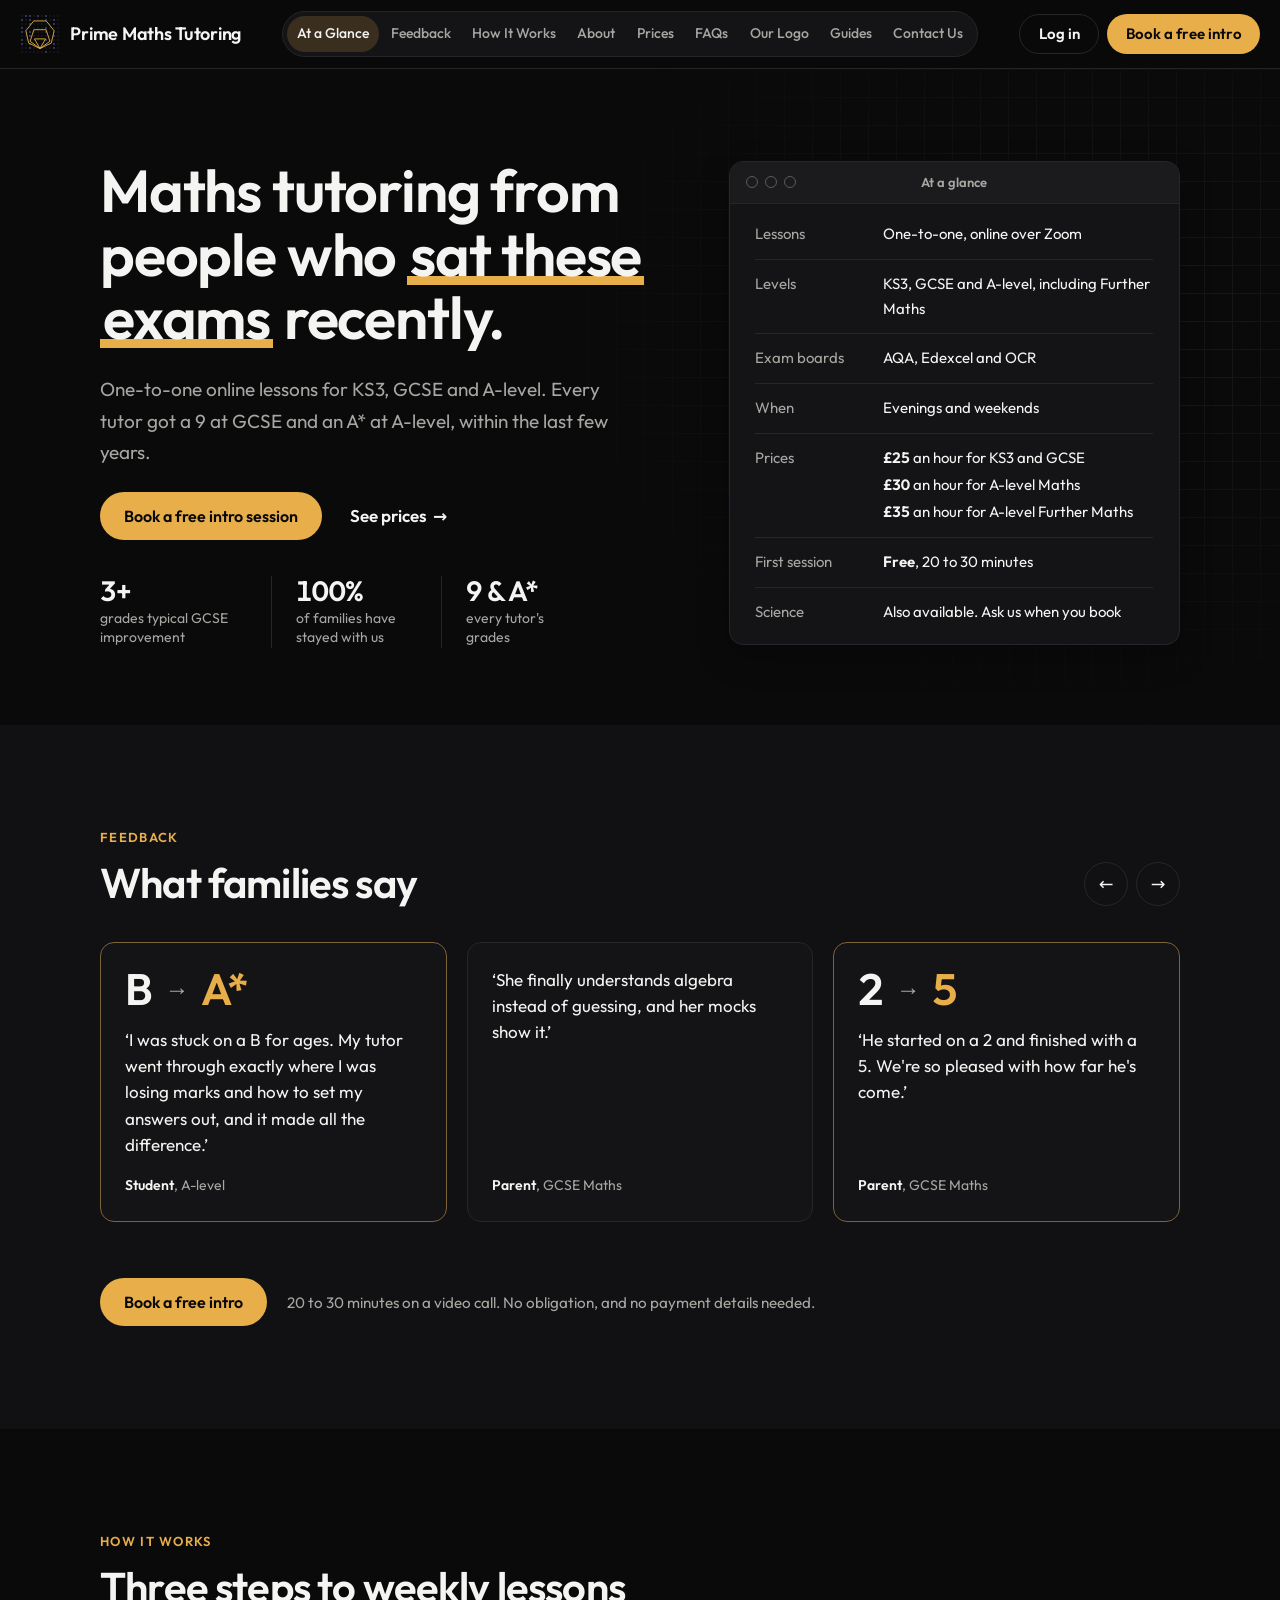
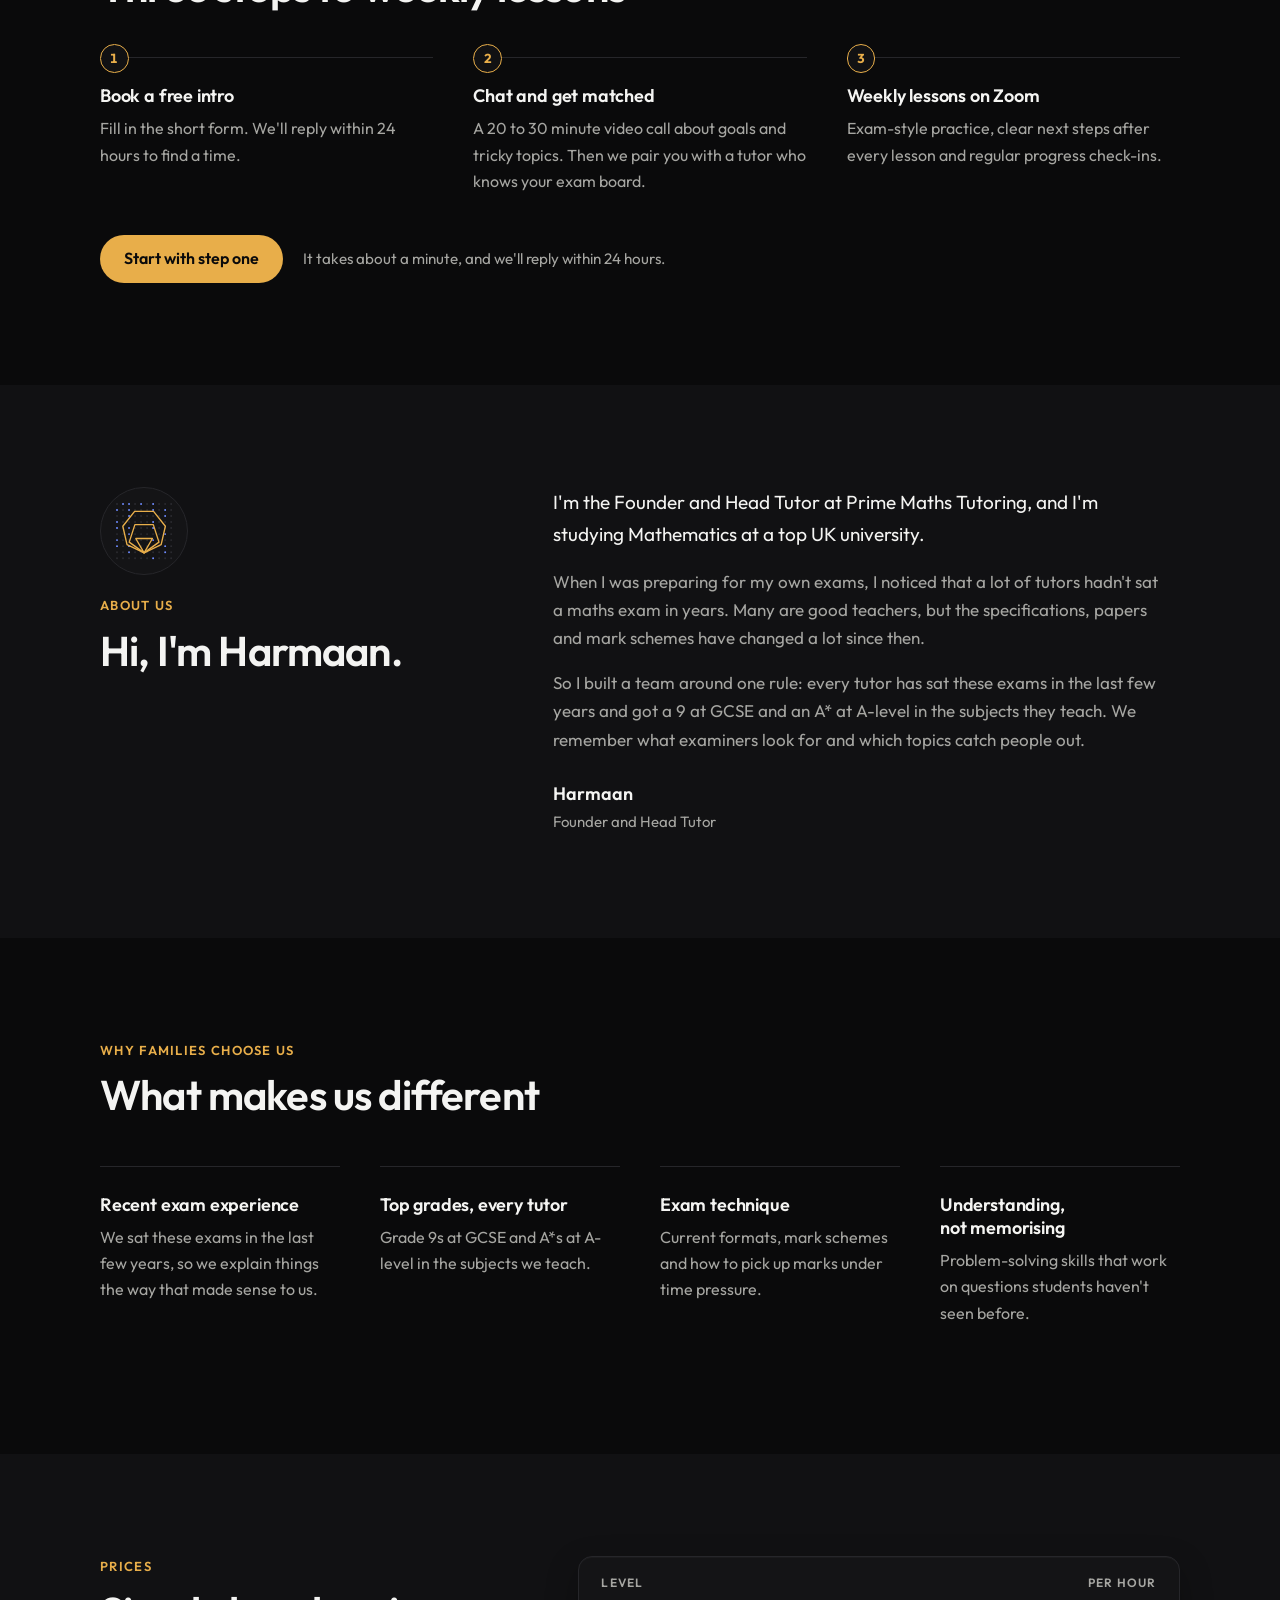
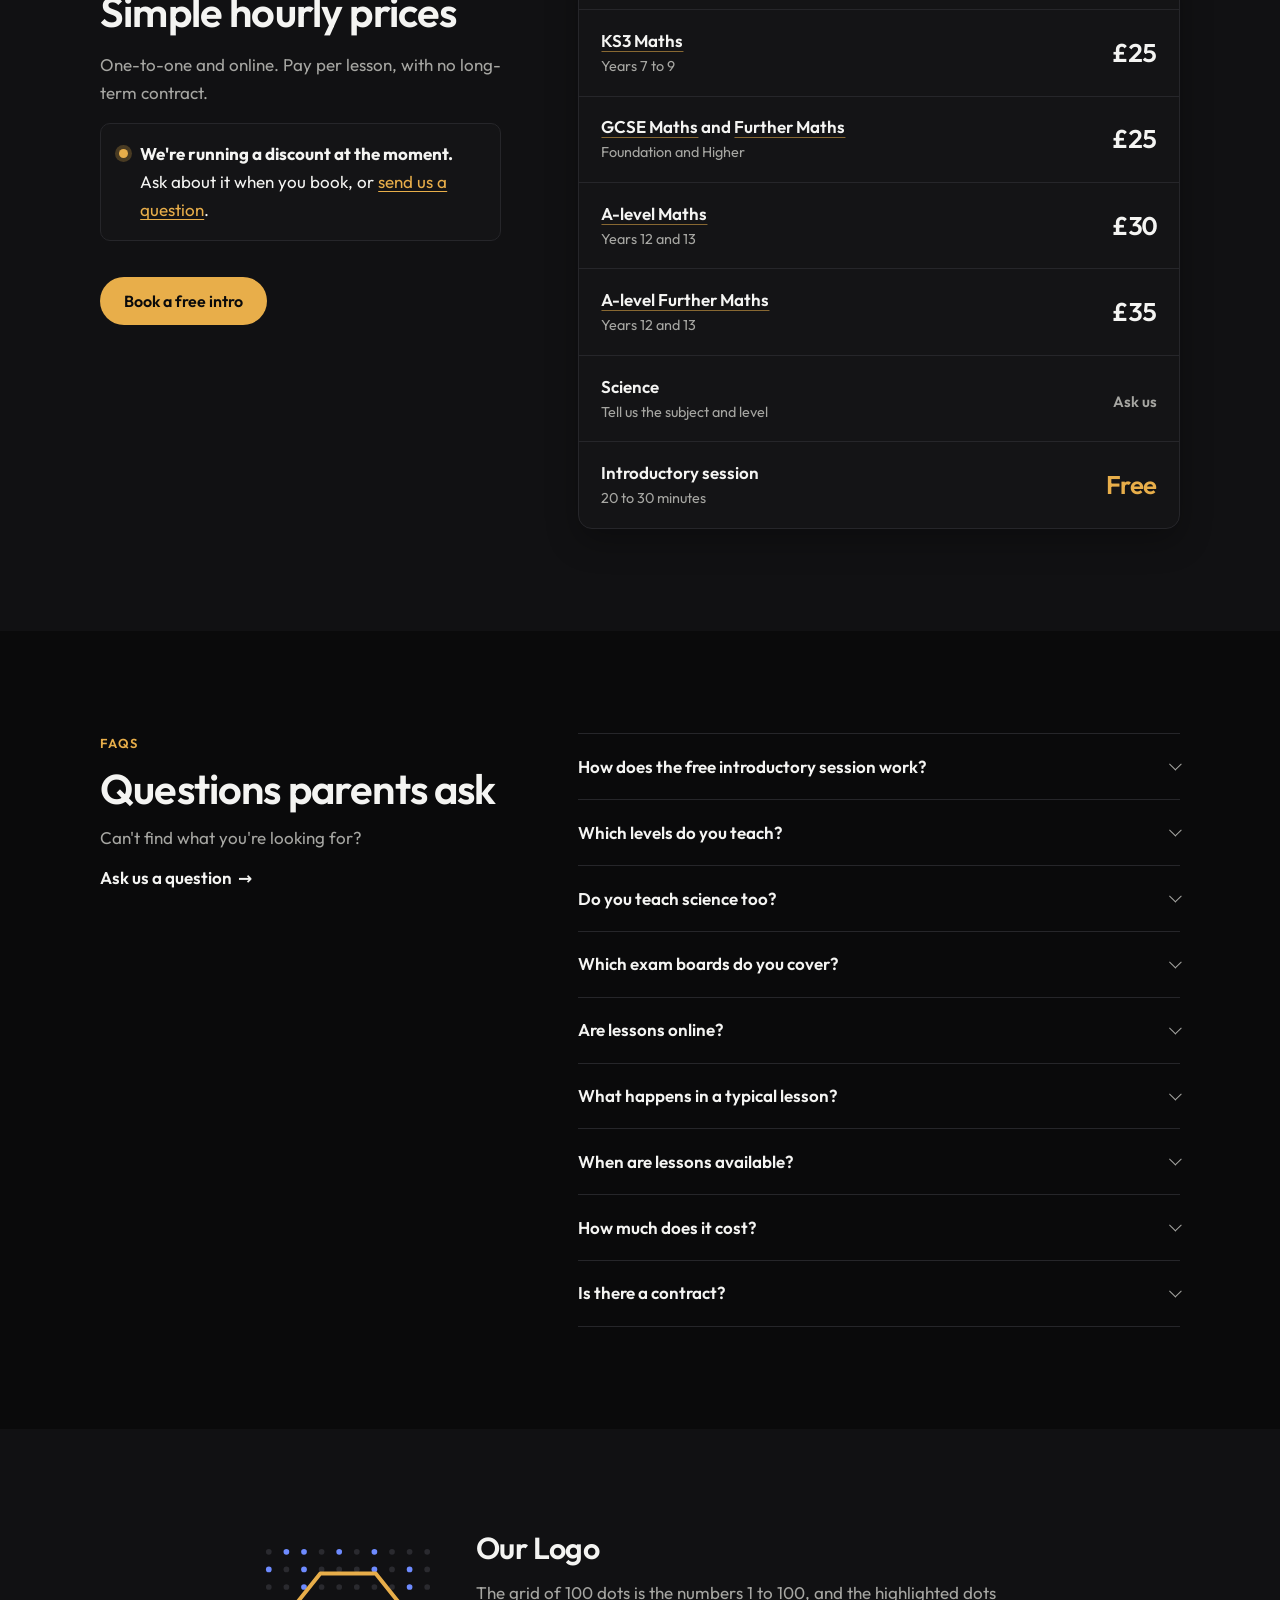
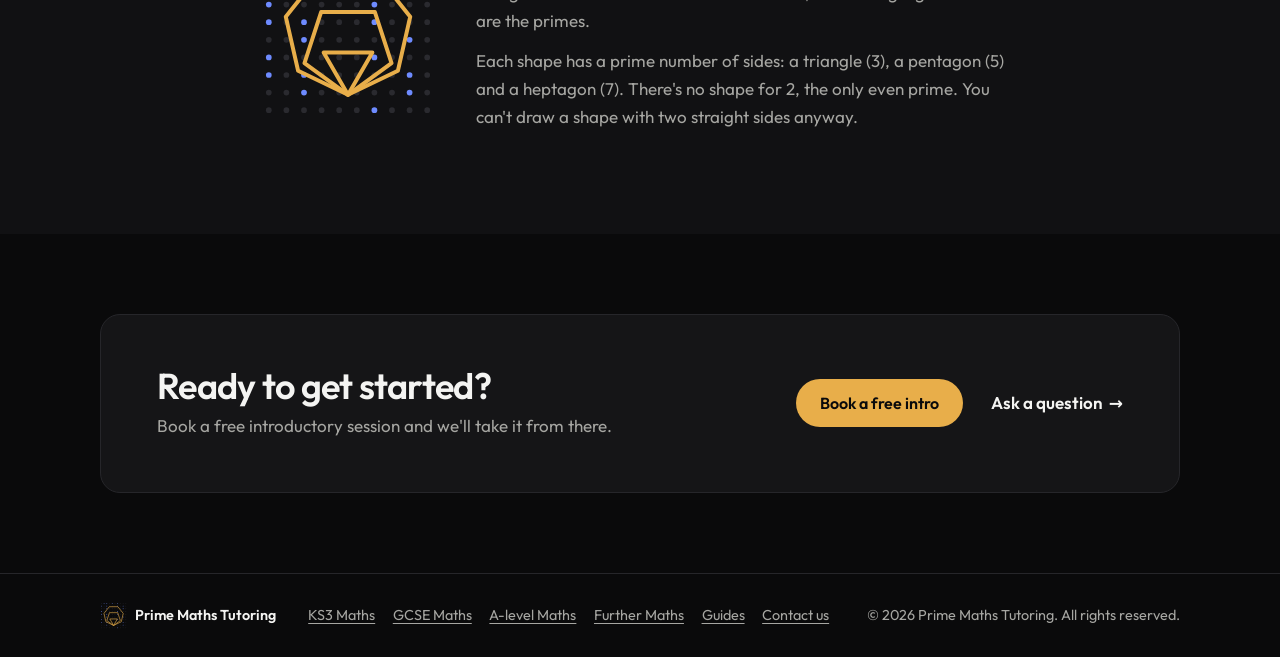
<file: index.html>
<!doctype html>
<html lang="en-GB">
<head>
<meta charset="utf-8">
<meta name="viewport" content="width=device-width, initial-scale=1, viewport-fit=cover">
<title>Prime Maths Tutoring | Online GCSE &amp; A-level Maths Tutors</title>
<meta name="description" content="One-to-one online maths tutoring for KS3, GCSE and A-level, including Further Maths. Every tutor got 9s and A*s recently. From £25 an hour, first session free.">
<meta name="theme-color" content="#0A0A0B">
<meta name="msvalidate.01" content="4373C61676EBFDAA8D2AC5227BCA02F8">
<link rel="icon" href="favicon.svg" type="image/svg+xml">
<link rel="apple-touch-icon" href="images/apple-touch-icon.png">
<meta property="og:type" content="website">
<meta property="og:site_name" content="Prime Maths Tutoring">
<meta property="og:locale" content="en_GB">
<meta property="og:title" content="Prime Maths Tutoring | Online GCSE &amp; A-level Maths Tutors">
<meta property="og:description" content="Online maths tutoring from people who sat these exams recently. KS3, GCSE and A-level. First session free.">
<meta property="og:image" content="https://www.primemathstutoring.co.uk/images/og.png">
<meta property="og:url" content="https://www.primemathstutoring.co.uk/">
<link rel="canonical" href="https://www.primemathstutoring.co.uk/">
<link rel="preload" href="fonts/outfit.woff2" as="font" type="font/woff2" crossorigin>
<link rel="stylesheet" href="styles.css">
<script type="application/ld+json">
{
  "@context": "https://schema.org",
  "@graph": [
    {
      "@type": "EducationalOrganization",
      "@id": "https://www.primemathstutoring.co.uk/#org",
      "name": "Prime Maths Tutoring",
      "url": "https://www.primemathstutoring.co.uk/",
      "logo": "https://www.primemathstutoring.co.uk/images/logo-on-dark.png",
      "image": "https://www.primemathstutoring.co.uk/images/og.png",
      "email": "hello@primemathstutoring.co.uk",
      "description": "One-to-one online maths tutoring for KS3, GCSE and A-level Maths and Further Maths, from tutors who got grade 9s at GCSE and A*s at A-level within the last few years.",
      "areaServed": {
        "@type": "Country",
        "name": "United Kingdom"
      },
      "founder": {
        "@type": "Person",
        "name": "Harmaan",
        "jobTitle": "Founder and Head Tutor"
      },
      "knowsAbout": [
        "KS3 Maths",
        "GCSE Maths",
        "GCSE Further Maths",
        "A-level Maths",
        "A-level Further Maths",
        "AQA",
        "Edexcel",
        "OCR",
        "Exam technique"
      ],
      "priceRange": "£25 to £35 per hour",
      "makesOffer": [
        {
          "@type": "Offer",
          "itemOffered": {
            "@type": "Service",
            "name": "KS3 Maths tutoring"
          },
          "priceSpecification": {
            "@type": "UnitPriceSpecification",
            "price": 25,
            "priceCurrency": "GBP",
            "unitText": "hour"
          }
        },
        {
          "@type": "Offer",
          "itemOffered": {
            "@type": "Service",
            "name": "GCSE Maths tutoring"
          },
          "priceSpecification": {
            "@type": "UnitPriceSpecification",
            "price": 25,
            "priceCurrency": "GBP",
            "unitText": "hour"
          }
        },
        {
          "@type": "Offer",
          "itemOffered": {
            "@type": "Service",
            "name": "GCSE Further Maths tutoring"
          },
          "priceSpecification": {
            "@type": "UnitPriceSpecification",
            "price": 25,
            "priceCurrency": "GBP",
            "unitText": "hour"
          }
        },
        {
          "@type": "Offer",
          "itemOffered": {
            "@type": "Service",
            "name": "A-level Maths tutoring"
          },
          "priceSpecification": {
            "@type": "UnitPriceSpecification",
            "price": 30,
            "priceCurrency": "GBP",
            "unitText": "hour"
          }
        },
        {
          "@type": "Offer",
          "itemOffered": {
            "@type": "Service",
            "name": "A-level Further Maths tutoring"
          },
          "priceSpecification": {
            "@type": "UnitPriceSpecification",
            "price": 35,
            "priceCurrency": "GBP",
            "unitText": "hour"
          }
        }
      ]
    },
    {
      "@type": "WebSite",
      "@id": "https://www.primemathstutoring.co.uk/#website",
      "url": "https://www.primemathstutoring.co.uk/",
      "name": "Prime Maths Tutoring",
      "inLanguage": "en-GB",
      "publisher": {
        "@id": "https://www.primemathstutoring.co.uk/#org"
      }
    },
    {
      "@type": "FAQPage",
      "@id": "https://www.primemathstutoring.co.uk/#faqs",
      "mainEntity": [
        {
          "@type": "Question",
          "name": "How does the free introductory session work?",
          "acceptedAnswer": {
            "@type": "Answer",
            "text": "It's a 20 to 30 minute video call. We talk about goals, get a sense of the current level and suggest a learning plan. There's no obligation to book anything afterwards."
          }
        },
        {
          "@type": "Question",
          "name": "Which levels do you teach?",
          "acceptedAnswer": {
            "@type": "Answer",
            "text": "KS3 Maths (Years 7 to 9), GCSE Maths and Further Maths at Foundation and Higher, and A-level Maths and Further Maths."
          }
        },
        {
          "@type": "Question",
          "name": "Do you teach science too?",
          "acceptedAnswer": {
            "@type": "Answer",
            "text": "Yes. Our science tutors meet the same standard as our maths tutors: a 9 at GCSE and an A* at A-level in the subjects they teach. Mention the subject and level when you book and we'll let you know what's available."
          }
        },
        {
          "@type": "Question",
          "name": "Which exam boards do you cover?",
          "acceptedAnswer": {
            "@type": "Answer",
            "text": "AQA, Edexcel and OCR. If your school uses a different board, tell us and we'll adapt."
          }
        },
        {
          "@type": "Question",
          "name": "Are lessons online?",
          "acceptedAnswer": {
            "@type": "Answer",
            "text": "Yes. All lessons are one-to-one over Zoom, so you can be anywhere in the UK."
          }
        },
        {
          "@type": "Question",
          "name": "What happens in a typical lesson?",
          "acceptedAnswer": {
            "@type": "Answer",
            "text": "We go over tricky topics, practise exam-style questions and work on technique. Students leave each lesson with clear next steps."
          }
        },
        {
          "@type": "Question",
          "name": "When are lessons available?",
          "acceptedAnswer": {
            "@type": "Answer",
            "text": "Evenings and weekends. Tell us the days and times that suit you and we'll match you with a tutor."
          }
        },
        {
          "@type": "Question",
          "name": "How much does it cost?",
          "acceptedAnswer": {
            "@type": "Answer",
            "text": "£25 an hour for KS3 and GCSE (including GCSE Further Maths), £30 an hour for A-level Maths and £35 an hour for A-level Further Maths. We're running a discount at the moment, so ask about it when you book."
          }
        },
        {
          "@type": "Question",
          "name": "Is there a contract?",
          "acceptedAnswer": {
            "@type": "Answer",
            "text": "No. There's no long-term contract, so you can stop whenever you like."
          }
        }
      ]
    }
  ]
}
</script>
</head>
<body>

<a class="skip" href="#main">Skip to content</a>

<header class="site-header">
  <div class="wrap header-inner">
    <a class="brand" href="/" data-section="top" aria-label="Prime Maths Tutoring, back to top">
      <svg class="logo-mark" viewBox="0 0 400 400" aria-hidden="true" focusable="false"><g><circle cx="20" cy="20" r="6.5" class="n"/><circle cx="60" cy="20" r="6.5" class="p"/><circle cx="100" cy="20" r="6.5" class="p"/><circle cx="140" cy="20" r="6.5" class="n"/><circle cx="180" cy="20" r="6.5" class="p"/><circle cx="220" cy="20" r="6.5" class="n"/><circle cx="260" cy="20" r="6.5" class="p"/><circle cx="300" cy="20" r="6.5" class="n"/><circle cx="340" cy="20" r="6.5" class="n"/><circle cx="380" cy="20" r="6.5" class="n"/><circle cx="20" cy="60" r="6.5" class="p"/><circle cx="60" cy="60" r="6.5" class="n"/><circle cx="100" cy="60" r="6.5" class="p"/><circle cx="140" cy="60" r="6.5" class="n"/><circle cx="180" cy="60" r="6.5" class="n"/><circle cx="220" cy="60" r="6.5" class="n"/><circle cx="260" cy="60" r="6.5" class="p"/><circle cx="300" cy="60" r="6.5" class="n"/><circle cx="340" cy="60" r="6.5" class="p"/><circle cx="380" cy="60" r="6.5" class="n"/><circle cx="20" cy="100" r="6.5" class="n"/><circle cx="60" cy="100" r="6.5" class="n"/><circle cx="100" cy="100" r="6.5" class="p"/><circle cx="140" cy="100" r="6.5" class="n"/><circle cx="180" cy="100" r="6.5" class="n"/><circle cx="220" cy="100" r="6.5" class="n"/><circle cx="260" cy="100" r="6.5" class="n"/><circle cx="300" cy="100" r="6.5" class="n"/><circle cx="340" cy="100" r="6.5" class="p"/><circle cx="380" cy="100" r="6.5" class="n"/><circle cx="20" cy="140" r="6.5" class="p"/><circle cx="60" cy="140" r="6.5" class="n"/><circle cx="100" cy="140" r="6.5" class="n"/><circle cx="140" cy="140" r="6.5" class="n"/><circle cx="180" cy="140" r="6.5" class="n"/><circle cx="220" cy="140" r="6.5" class="n"/><circle cx="260" cy="140" r="6.5" class="p"/><circle cx="300" cy="140" r="6.5" class="n"/><circle cx="340" cy="140" r="6.5" class="n"/><circle cx="380" cy="140" r="6.5" class="n"/><circle cx="20" cy="180" r="6.5" class="p"/><circle cx="60" cy="180" r="6.5" class="n"/><circle cx="100" cy="180" r="6.5" class="p"/><circle cx="140" cy="180" r="6.5" class="n"/><circle cx="180" cy="180" r="6.5" class="n"/><circle cx="220" cy="180" r="6.5" class="n"/><circle cx="260" cy="180" r="6.5" class="p"/><circle cx="300" cy="180" r="6.5" class="n"/><circle cx="340" cy="180" r="6.5" class="n"/><circle cx="380" cy="180" r="6.5" class="n"/><circle cx="20" cy="220" r="6.5" class="n"/><circle cx="60" cy="220" r="6.5" class="n"/><circle cx="100" cy="220" r="6.5" class="p"/><circle cx="140" cy="220" r="6.5" class="n"/><circle cx="180" cy="220" r="6.5" class="n"/><circle cx="220" cy="220" r="6.5" class="n"/><circle cx="260" cy="220" r="6.5" class="n"/><circle cx="300" cy="220" r="6.5" class="n"/><circle cx="340" cy="220" r="6.5" class="p"/><circle cx="380" cy="220" r="6.5" class="n"/><circle cx="20" cy="260" r="6.5" class="p"/><circle cx="60" cy="260" r="6.5" class="n"/><circle cx="100" cy="260" r="6.5" class="n"/><circle cx="140" cy="260" r="6.5" class="n"/><circle cx="180" cy="260" r="6.5" class="n"/><circle cx="220" cy="260" r="6.5" class="n"/><circle cx="260" cy="260" r="6.5" class="p"/><circle cx="300" cy="260" r="6.5" class="n"/><circle cx="340" cy="260" r="6.5" class="n"/><circle cx="380" cy="260" r="6.5" class="n"/><circle cx="20" cy="300" r="6.5" class="p"/><circle cx="60" cy="300" r="6.5" class="n"/><circle cx="100" cy="300" r="6.5" class="p"/><circle cx="140" cy="300" r="6.5" class="n"/><circle cx="180" cy="300" r="6.5" class="n"/><circle cx="220" cy="300" r="6.5" class="n"/><circle cx="260" cy="300" r="6.5" class="n"/><circle cx="300" cy="300" r="6.5" class="n"/><circle cx="340" cy="300" r="6.5" class="p"/><circle cx="380" cy="300" r="6.5" class="n"/><circle cx="20" cy="340" r="6.5" class="n"/><circle cx="60" cy="340" r="6.5" class="n"/><circle cx="100" cy="340" r="6.5" class="p"/><circle cx="140" cy="340" r="6.5" class="n"/><circle cx="180" cy="340" r="6.5" class="n"/><circle cx="220" cy="340" r="6.5" class="n"/><circle cx="260" cy="340" r="6.5" class="n"/><circle cx="300" cy="340" r="6.5" class="n"/><circle cx="340" cy="340" r="6.5" class="p"/><circle cx="380" cy="340" r="6.5" class="n"/><circle cx="20" cy="380" r="6.5" class="n"/><circle cx="60" cy="380" r="6.5" class="n"/><circle cx="100" cy="380" r="6.5" class="n"/><circle cx="140" cy="380" r="6.5" class="n"/><circle cx="180" cy="380" r="6.5" class="n"/><circle cx="220" cy="380" r="6.5" class="n"/><circle cx="260" cy="380" r="6.5" class="p"/><circle cx="300" cy="380" r="6.5" class="n"/><circle cx="340" cy="380" r="6.5" class="n"/><circle cx="380" cy="380" r="6.5" class="n"/></g><polygon class="s hept" points="200.0,345.0 86.6,290.4 58.6,167.7 137.1,69.4 262.9,69.4 341.4,167.7 313.4,290.4"/><polygon class="s pent" points="200.0,345.0 101.1,273.1 138.9,156.9 261.1,156.9 298.9,273.1"/><polygon class="s tri" points="200.0,345.0 144.6,249.0 255.4,249.0"/></svg>
      <span class="brand-name"><span>Prime Maths</span> <span>Tutoring</span></span>
    </a>
    <div class="tabs-row">
      <nav class="tabs" aria-label="Main">
        <a href="/" data-section="top">At a Glance</a>
        <a href="/feedback" data-section="reviews">Feedback</a>
        <a href="/how-it-works" data-section="how">How It Works</a>
        <a href="/about" data-section="about">About</a>
        <a href="/prices" data-section="prices">Prices</a>
        <a href="/faqs" data-section="faqs">FAQs</a>
        <a href="/our-logo" data-section="logo">Our Logo</a>
        <a href="/guides">Guides</a>
        <a href="/contact">Contact Us</a>
      </nav>
    </div>
    <div class="header-actions">
      <a class="btn btn-small btn-ghost btn-login" href="/portal">Log in</a>
      <a class="btn btn-small" href="/book"><span>Book <span class="long-label">a free </span>intro</span></a>
    </div>
  </div>
</header>

<main id="main">

  <!-- Opening: the promise and results on the left, the practical details on the right -->
  <section class="hero" id="top">
    <div class="wrap hero-grid">
      <div class="hero-copy">
        <h1>Maths tutoring from people who <mark>sat these exams</mark> recently.</h1>
        <p class="lede">One-to-one online lessons for KS3, GCSE and A-level. Every tutor got a 9 at GCSE and an A* at A-level, within the last few years.</p>
        <div class="actions">
          <a class="btn" href="/book">Book a free intro session</a>
          <a class="link-arrow" href="/prices" data-section="prices">See prices</a>
        </div>
        <ul class="stats" aria-label="Our results">
          <li><strong>3+</strong><span>grades typical GCSE improvement</span></li>
          <li><strong>100%</strong><span>of families have stayed with us</span></li>
          <li><strong>9 &amp; A*</strong><span>every tutor's grades</span></li>
        </ul>
      </div>

      <aside class="glance window" aria-labelledby="glance-title">
        <div class="window-bar">
          <span class="window-dots" aria-hidden="true"><i></i><i></i><i></i></span>
          <h2 id="glance-title" class="window-title">At a glance</h2>
        </div>
        <dl class="window-body">
          <div><dt>Lessons</dt><dd>One-to-one, online over Zoom</dd></div>
          <div><dt>Levels</dt><dd>KS3, GCSE and A-level, including Further Maths</dd></div>
          <div><dt>Exam boards</dt><dd>AQA, Edexcel and OCR</dd></div>
          <div><dt>When</dt><dd>Evenings and weekends</dd></div>
          <div><dt>Prices</dt><dd>
            <p><strong>£25</strong> an hour for KS3 and GCSE</p>
            <p><strong>£30</strong> an hour for A-level Maths</p>
            <p><strong>£35</strong> an hour for A-level Further Maths</p>
          </dd></div>
          <div><dt>First session</dt><dd><strong>Free</strong>, 20 to 30 minutes</dd></div>
          <div><dt>Science</dt><dd>Also available. Ask us when you book</dd></div>
        </dl>
      </aside>
    </div>
  </section>

  <!-- Feedback carousel. To add a card, copy one of the <li> blocks below and change the words.
       Only use feedback that families have actually given, with their permission. -->
  <section class="section section-tint reviews" id="reviews" aria-labelledby="reviews-title">
    <div class="wrap">
      <div class="reviews-head">
        <div class="section-head flush">
          <p class="eyebrow">Feedback</p>
          <h2 id="reviews-title">What families say</h2>
        </div>
        <div class="reviews-controls">
          <button type="button" class="round-btn" data-dir="-1" aria-label="Previous feedback"><span aria-hidden="true">&larr;</span></button>
          <button type="button" class="round-btn" data-dir="1" aria-label="Next feedback"><span aria-hidden="true">&rarr;</span></button>
        </div>
      </div>
      <ul class="reviews-track" tabindex="0" aria-label="Feedback from families">
        <li class="review review-result">
          <p class="grade"><span>B</span><span class="arrow" aria-label="to">&rarr;</span><span>A*</span></p>
          <blockquote><p>I was stuck on a B for ages. My tutor went through exactly where I was losing marks and how to set my answers out, and it made all the difference.</p></blockquote>
          <p class="review-meta"><strong>Student</strong>, A-level</p>
        </li>
        <li class="review">
          <blockquote><p>She finally understands algebra instead of guessing, and her mocks show it.</p></blockquote>
          <p class="review-meta"><strong>Parent</strong>, GCSE Maths</p>
        </li>
        <li class="review review-result">
          <p class="grade"><span>2</span><span class="arrow" aria-label="to">&rarr;</span><span>5</span></p>
          <blockquote><p>He started on a 2 and finished with a 5. We're so pleased with how far he's come.</p></blockquote>
          <p class="review-meta"><strong>Parent</strong>, GCSE Maths</p>
        </li>
        <li class="review review-result">
          <p class="grade"><span>C</span><span class="arrow" aria-label="to">&rarr;</span><span>A</span></p>
          <blockquote><p>Went from a C to an A. The homework was really well designed and always tailored to whatever I was struggling with that week.</p></blockquote>
          <p class="review-meta"><strong>Student</strong>, A-level</p>
        </li>
        <li class="review">
          <blockquote><p>Booking was really easy. We filled in the form and it was all sorted quickly.</p></blockquote>
          <p class="review-meta"><strong>Parent</strong>, GCSE Maths</p>
        </li>
        <li class="review review-result">
          <p class="grade"><span>5</span><span class="arrow" aria-label="to">&rarr;</span><span>8</span></p>
          <blockquote><p>From a 5 to an 8. Couldn't have asked for more.</p></blockquote>
          <p class="review-meta"><strong>Parent</strong>, GCSE Maths</p>
        </li>
        <li class="review">
          <blockquote><p>The tutors are really friendly, and there's always a time that works around my school timetable.</p></blockquote>
          <p class="review-meta"><strong>Student</strong>, A-level</p>
        </li>
      </ul>
      <div class="section-cta">
        <a class="btn" href="/book">Book a free intro</a>
        <p>20 to 30 minutes on a video call. No obligation, and no payment details needed.</p>
      </div>
    </div>
  </section>

  <!-- How it works -->
  <section class="section" id="how" aria-labelledby="how-title">
    <div class="wrap">
      <div class="section-head">
        <p class="eyebrow">How it works</p>
        <h2 id="how-title">Three steps to weekly lessons</h2>
      </div>
      <ol class="steps">
        <li>
          <h3>Book a free intro</h3>
          <p>Fill in the short form. We'll reply within 24 hours to find a time.</p>
        </li>
        <li>
          <h3>Chat and get matched</h3>
          <p>A 20 to 30 minute video call about goals and tricky topics. Then we pair you with a tutor who knows your exam board.</p>
        </li>
        <li>
          <h3>Weekly lessons on Zoom</h3>
          <p>Exam-style practice, clear next steps after every lesson and regular progress check-ins.</p>
        </li>
      </ol>
      <div class="section-cta">
        <a class="btn" href="/book">Start with step one</a>
        <p>It takes about a minute, and we'll reply within 24 hours.</p>
      </div>
    </div>
  </section>

  <!-- Founder -->
  <section class="section section-tint" id="about" aria-labelledby="about-title">
    <div class="wrap founder">
      <div class="founder-side">
        <div class="avatar" aria-hidden="true"><svg class="logo-mark" viewBox="0 0 400 400" aria-hidden="true" focusable="false"><g><circle cx="20" cy="20" r="6.5" class="n"/><circle cx="60" cy="20" r="6.5" class="p"/><circle cx="100" cy="20" r="6.5" class="p"/><circle cx="140" cy="20" r="6.5" class="n"/><circle cx="180" cy="20" r="6.5" class="p"/><circle cx="220" cy="20" r="6.5" class="n"/><circle cx="260" cy="20" r="6.5" class="p"/><circle cx="300" cy="20" r="6.5" class="n"/><circle cx="340" cy="20" r="6.5" class="n"/><circle cx="380" cy="20" r="6.5" class="n"/><circle cx="20" cy="60" r="6.5" class="p"/><circle cx="60" cy="60" r="6.5" class="n"/><circle cx="100" cy="60" r="6.5" class="p"/><circle cx="140" cy="60" r="6.5" class="n"/><circle cx="180" cy="60" r="6.5" class="n"/><circle cx="220" cy="60" r="6.5" class="n"/><circle cx="260" cy="60" r="6.5" class="p"/><circle cx="300" cy="60" r="6.5" class="n"/><circle cx="340" cy="60" r="6.5" class="p"/><circle cx="380" cy="60" r="6.5" class="n"/><circle cx="20" cy="100" r="6.5" class="n"/><circle cx="60" cy="100" r="6.5" class="n"/><circle cx="100" cy="100" r="6.5" class="p"/><circle cx="140" cy="100" r="6.5" class="n"/><circle cx="180" cy="100" r="6.5" class="n"/><circle cx="220" cy="100" r="6.5" class="n"/><circle cx="260" cy="100" r="6.5" class="n"/><circle cx="300" cy="100" r="6.5" class="n"/><circle cx="340" cy="100" r="6.5" class="p"/><circle cx="380" cy="100" r="6.5" class="n"/><circle cx="20" cy="140" r="6.5" class="p"/><circle cx="60" cy="140" r="6.5" class="n"/><circle cx="100" cy="140" r="6.5" class="n"/><circle cx="140" cy="140" r="6.5" class="n"/><circle cx="180" cy="140" r="6.5" class="n"/><circle cx="220" cy="140" r="6.5" class="n"/><circle cx="260" cy="140" r="6.5" class="p"/><circle cx="300" cy="140" r="6.5" class="n"/><circle cx="340" cy="140" r="6.5" class="n"/><circle cx="380" cy="140" r="6.5" class="n"/><circle cx="20" cy="180" r="6.5" class="p"/><circle cx="60" cy="180" r="6.5" class="n"/><circle cx="100" cy="180" r="6.5" class="p"/><circle cx="140" cy="180" r="6.5" class="n"/><circle cx="180" cy="180" r="6.5" class="n"/><circle cx="220" cy="180" r="6.5" class="n"/><circle cx="260" cy="180" r="6.5" class="p"/><circle cx="300" cy="180" r="6.5" class="n"/><circle cx="340" cy="180" r="6.5" class="n"/><circle cx="380" cy="180" r="6.5" class="n"/><circle cx="20" cy="220" r="6.5" class="n"/><circle cx="60" cy="220" r="6.5" class="n"/><circle cx="100" cy="220" r="6.5" class="p"/><circle cx="140" cy="220" r="6.5" class="n"/><circle cx="180" cy="220" r="6.5" class="n"/><circle cx="220" cy="220" r="6.5" class="n"/><circle cx="260" cy="220" r="6.5" class="n"/><circle cx="300" cy="220" r="6.5" class="n"/><circle cx="340" cy="220" r="6.5" class="p"/><circle cx="380" cy="220" r="6.5" class="n"/><circle cx="20" cy="260" r="6.5" class="p"/><circle cx="60" cy="260" r="6.5" class="n"/><circle cx="100" cy="260" r="6.5" class="n"/><circle cx="140" cy="260" r="6.5" class="n"/><circle cx="180" cy="260" r="6.5" class="n"/><circle cx="220" cy="260" r="6.5" class="n"/><circle cx="260" cy="260" r="6.5" class="p"/><circle cx="300" cy="260" r="6.5" class="n"/><circle cx="340" cy="260" r="6.5" class="n"/><circle cx="380" cy="260" r="6.5" class="n"/><circle cx="20" cy="300" r="6.5" class="p"/><circle cx="60" cy="300" r="6.5" class="n"/><circle cx="100" cy="300" r="6.5" class="p"/><circle cx="140" cy="300" r="6.5" class="n"/><circle cx="180" cy="300" r="6.5" class="n"/><circle cx="220" cy="300" r="6.5" class="n"/><circle cx="260" cy="300" r="6.5" class="n"/><circle cx="300" cy="300" r="6.5" class="n"/><circle cx="340" cy="300" r="6.5" class="p"/><circle cx="380" cy="300" r="6.5" class="n"/><circle cx="20" cy="340" r="6.5" class="n"/><circle cx="60" cy="340" r="6.5" class="n"/><circle cx="100" cy="340" r="6.5" class="p"/><circle cx="140" cy="340" r="6.5" class="n"/><circle cx="180" cy="340" r="6.5" class="n"/><circle cx="220" cy="340" r="6.5" class="n"/><circle cx="260" cy="340" r="6.5" class="n"/><circle cx="300" cy="340" r="6.5" class="n"/><circle cx="340" cy="340" r="6.5" class="p"/><circle cx="380" cy="340" r="6.5" class="n"/><circle cx="20" cy="380" r="6.5" class="n"/><circle cx="60" cy="380" r="6.5" class="n"/><circle cx="100" cy="380" r="6.5" class="n"/><circle cx="140" cy="380" r="6.5" class="n"/><circle cx="180" cy="380" r="6.5" class="n"/><circle cx="220" cy="380" r="6.5" class="n"/><circle cx="260" cy="380" r="6.5" class="p"/><circle cx="300" cy="380" r="6.5" class="n"/><circle cx="340" cy="380" r="6.5" class="n"/><circle cx="380" cy="380" r="6.5" class="n"/></g><polygon class="s hept" points="200.0,345.0 86.6,290.4 58.6,167.7 137.1,69.4 262.9,69.4 341.4,167.7 313.4,290.4"/><polygon class="s pent" points="200.0,345.0 101.1,273.1 138.9,156.9 261.1,156.9 298.9,273.1"/><polygon class="s tri" points="200.0,345.0 144.6,249.0 255.4,249.0"/></svg></div>
        <div class="section-head flush">
          <p class="eyebrow">About us</p>
          <h2 id="about-title">Hi, I'm Harmaan.</h2>
        </div>
      </div>
      <div class="founder-copy">
        <p class="lead">I'm the Founder and Head Tutor at Prime Maths Tutoring, and I'm studying Mathematics at a top UK university.</p>
        <p>When I was preparing for my own exams, I noticed that a lot of tutors hadn't sat a maths exam in years. Many are good teachers, but the specifications, papers and mark schemes have changed a lot since then.</p>
        <p>So I built a team around one rule: every tutor has sat these exams in the last few years and got a 9 at GCSE and an A* at A-level in the subjects they teach. We remember what examiners look for and which topics catch people out.</p>
        <p class="signoff"><strong>Harmaan</strong><span>Founder and Head Tutor</span></p>
      </div>
    </div>
  </section>

  <!-- Why us -->
  <section class="section" aria-labelledby="why-title">
    <div class="wrap">
      <div class="section-head">
        <p class="eyebrow">Why families choose us</p>
        <h2 id="why-title">What makes us different</h2>
      </div>
      <ul class="points">
        <li>
          <h3>Recent exam experience</h3>
          <p>We sat these exams in the last few years, so we explain things the way that made sense to us.</p>
        </li>
        <li>
          <h3>Top grades, every tutor</h3>
          <p>Grade 9s at GCSE and A*s at A-level in the subjects we teach.</p>
        </li>
        <li>
          <h3>Exam technique</h3>
          <p>Current formats, mark schemes and how to pick up marks under time pressure.</p>
        </li>
        <li>
          <h3>Understanding, not memorising</h3>
          <p>Problem-solving skills that work on questions students haven't seen before.</p>
        </li>
      </ul>
    </div>
  </section>

  <!-- Prices -->
  <section class="section section-tint" id="prices" aria-labelledby="prices-title">
    <div class="wrap prices">
      <div class="prices-intro">
        <div class="section-head flush">
          <p class="eyebrow">Prices</p>
          <h2 id="prices-title">Simple hourly prices</h2>
        </div>
        <p>One-to-one and online. Pay per lesson, with no long-term contract.</p>
        <div class="offer"><p><strong>We're running a discount at the moment.</strong> Ask about it when you book, or <a href="/contact?topic=prices">send us a question</a>.</p></div>
        <div class="actions"><a class="btn" href="/book">Book a free intro</a></div>
      </div>
      <table class="price-table">
        <caption class="visually-hidden">Prices per hour</caption>
        <thead>
          <tr><th scope="col">Level</th><th scope="col">Per hour</th></tr>
        </thead>
        <tbody>
          <tr><th scope="row"><a href="/ks3-maths-tutor">KS3 Maths</a><span>Years 7 to 9</span></th><td>£25</td></tr>
          <tr><th scope="row"><a href="/gcse-maths-tutor">GCSE Maths</a> and <a href="/further-maths-tutor">Further Maths</a><span>Foundation and Higher</span></th><td>£25</td></tr>
          <tr><th scope="row"><a href="/a-level-maths-tutor">A-level Maths</a><span>Years 12 and 13</span></th><td>£30</td></tr>
          <tr><th scope="row"><a href="/further-maths-tutor">A-level Further Maths</a><span>Years 12 and 13</span></th><td>£35</td></tr>
          <tr><th scope="row">Science<span>Tell us the subject and level</span></th><td><small>Ask us</small></td></tr>
          <tr class="free"><th scope="row">Introductory session<span>20 to 30 minutes</span></th><td>Free</td></tr>
        </tbody>
      </table>
    </div>
  </section>

  <!-- FAQs -->
  <section class="section" id="faqs" aria-labelledby="faqs-title">
    <div class="wrap faqs">
      <div class="section-head">
        <p class="eyebrow">FAQs</p>
        <h2 id="faqs-title">Questions parents ask</h2>
        <p>Can't find what you're looking for?</p>
        <a class="link-arrow" href="/contact">Ask us a question</a>
      </div>
      <div class="faq-list">
        <details>
          <summary>How does the free introductory session work?</summary>
          <p>It's a 20 to 30 minute video call. We talk about goals, get a sense of the current level and suggest a learning plan. There's no obligation to book anything afterwards.</p>
        </details>
        <details>
          <summary>Which levels do you teach?</summary>
          <p>KS3 Maths (Years 7 to 9), GCSE Maths and Further Maths at Foundation and Higher, and A-level Maths and Further Maths.</p>
        </details>
        <details>
          <summary>Do you teach science too?</summary>
          <p>Yes. Our science tutors meet the same standard as our maths tutors: a 9 at GCSE and an A* at A-level in the subjects they teach. Mention the subject and level when you book and we'll let you know what's available.</p>
        </details>
        <details>
          <summary>Which exam boards do you cover?</summary>
          <p>AQA, Edexcel and OCR. If your school uses a different board, tell us and we'll adapt.</p>
        </details>
        <details>
          <summary>Are lessons online?</summary>
          <p>Yes. All lessons are one-to-one over Zoom, so you can be anywhere in the UK.</p>
        </details>
        <details>
          <summary>What happens in a typical lesson?</summary>
          <p>We go over tricky topics, practise exam-style questions and work on technique. Students leave each lesson with clear next steps.</p>
        </details>
        <details>
          <summary>When are lessons available?</summary>
          <p>Evenings and weekends. Tell us the days and times that suit you and we'll match you with a tutor.</p>
        </details>
        <details>
          <summary>How much does it cost?</summary>
          <p>£25 an hour for KS3 and GCSE (including GCSE Further Maths), £30 an hour for A-level Maths and £35 an hour for A-level Further Maths. We're running a discount at the moment, so ask about it when you book.</p>
        </details>
        <details>
          <summary>Is there a contract?</summary>
          <p>No. There's no long-term contract, so you can stop whenever you like.</p>
        </details>
      </div>
    </div>
  </section>

  <!-- Logo story -->
  <section class="section section-tint" id="logo" aria-labelledby="logo-title">
    <div class="wrap logo-story">
      <div class="logo-large"><svg class="logo-mark" viewBox="0 0 400 400" aria-hidden="true" focusable="false"><g><circle cx="20" cy="20" r="6.5" class="n"/><circle cx="60" cy="20" r="6.5" class="p"/><circle cx="100" cy="20" r="6.5" class="p"/><circle cx="140" cy="20" r="6.5" class="n"/><circle cx="180" cy="20" r="6.5" class="p"/><circle cx="220" cy="20" r="6.5" class="n"/><circle cx="260" cy="20" r="6.5" class="p"/><circle cx="300" cy="20" r="6.5" class="n"/><circle cx="340" cy="20" r="6.5" class="n"/><circle cx="380" cy="20" r="6.5" class="n"/><circle cx="20" cy="60" r="6.5" class="p"/><circle cx="60" cy="60" r="6.5" class="n"/><circle cx="100" cy="60" r="6.5" class="p"/><circle cx="140" cy="60" r="6.5" class="n"/><circle cx="180" cy="60" r="6.5" class="n"/><circle cx="220" cy="60" r="6.5" class="n"/><circle cx="260" cy="60" r="6.5" class="p"/><circle cx="300" cy="60" r="6.5" class="n"/><circle cx="340" cy="60" r="6.5" class="p"/><circle cx="380" cy="60" r="6.5" class="n"/><circle cx="20" cy="100" r="6.5" class="n"/><circle cx="60" cy="100" r="6.5" class="n"/><circle cx="100" cy="100" r="6.5" class="p"/><circle cx="140" cy="100" r="6.5" class="n"/><circle cx="180" cy="100" r="6.5" class="n"/><circle cx="220" cy="100" r="6.5" class="n"/><circle cx="260" cy="100" r="6.5" class="n"/><circle cx="300" cy="100" r="6.5" class="n"/><circle cx="340" cy="100" r="6.5" class="p"/><circle cx="380" cy="100" r="6.5" class="n"/><circle cx="20" cy="140" r="6.5" class="p"/><circle cx="60" cy="140" r="6.5" class="n"/><circle cx="100" cy="140" r="6.5" class="n"/><circle cx="140" cy="140" r="6.5" class="n"/><circle cx="180" cy="140" r="6.5" class="n"/><circle cx="220" cy="140" r="6.5" class="n"/><circle cx="260" cy="140" r="6.5" class="p"/><circle cx="300" cy="140" r="6.5" class="n"/><circle cx="340" cy="140" r="6.5" class="n"/><circle cx="380" cy="140" r="6.5" class="n"/><circle cx="20" cy="180" r="6.5" class="p"/><circle cx="60" cy="180" r="6.5" class="n"/><circle cx="100" cy="180" r="6.5" class="p"/><circle cx="140" cy="180" r="6.5" class="n"/><circle cx="180" cy="180" r="6.5" class="n"/><circle cx="220" cy="180" r="6.5" class="n"/><circle cx="260" cy="180" r="6.5" class="p"/><circle cx="300" cy="180" r="6.5" class="n"/><circle cx="340" cy="180" r="6.5" class="n"/><circle cx="380" cy="180" r="6.5" class="n"/><circle cx="20" cy="220" r="6.5" class="n"/><circle cx="60" cy="220" r="6.5" class="n"/><circle cx="100" cy="220" r="6.5" class="p"/><circle cx="140" cy="220" r="6.5" class="n"/><circle cx="180" cy="220" r="6.5" class="n"/><circle cx="220" cy="220" r="6.5" class="n"/><circle cx="260" cy="220" r="6.5" class="n"/><circle cx="300" cy="220" r="6.5" class="n"/><circle cx="340" cy="220" r="6.5" class="p"/><circle cx="380" cy="220" r="6.5" class="n"/><circle cx="20" cy="260" r="6.5" class="p"/><circle cx="60" cy="260" r="6.5" class="n"/><circle cx="100" cy="260" r="6.5" class="n"/><circle cx="140" cy="260" r="6.5" class="n"/><circle cx="180" cy="260" r="6.5" class="n"/><circle cx="220" cy="260" r="6.5" class="n"/><circle cx="260" cy="260" r="6.5" class="p"/><circle cx="300" cy="260" r="6.5" class="n"/><circle cx="340" cy="260" r="6.5" class="n"/><circle cx="380" cy="260" r="6.5" class="n"/><circle cx="20" cy="300" r="6.5" class="p"/><circle cx="60" cy="300" r="6.5" class="n"/><circle cx="100" cy="300" r="6.5" class="p"/><circle cx="140" cy="300" r="6.5" class="n"/><circle cx="180" cy="300" r="6.5" class="n"/><circle cx="220" cy="300" r="6.5" class="n"/><circle cx="260" cy="300" r="6.5" class="n"/><circle cx="300" cy="300" r="6.5" class="n"/><circle cx="340" cy="300" r="6.5" class="p"/><circle cx="380" cy="300" r="6.5" class="n"/><circle cx="20" cy="340" r="6.5" class="n"/><circle cx="60" cy="340" r="6.5" class="n"/><circle cx="100" cy="340" r="6.5" class="p"/><circle cx="140" cy="340" r="6.5" class="n"/><circle cx="180" cy="340" r="6.5" class="n"/><circle cx="220" cy="340" r="6.5" class="n"/><circle cx="260" cy="340" r="6.5" class="n"/><circle cx="300" cy="340" r="6.5" class="n"/><circle cx="340" cy="340" r="6.5" class="p"/><circle cx="380" cy="340" r="6.5" class="n"/><circle cx="20" cy="380" r="6.5" class="n"/><circle cx="60" cy="380" r="6.5" class="n"/><circle cx="100" cy="380" r="6.5" class="n"/><circle cx="140" cy="380" r="6.5" class="n"/><circle cx="180" cy="380" r="6.5" class="n"/><circle cx="220" cy="380" r="6.5" class="n"/><circle cx="260" cy="380" r="6.5" class="p"/><circle cx="300" cy="380" r="6.5" class="n"/><circle cx="340" cy="380" r="6.5" class="n"/><circle cx="380" cy="380" r="6.5" class="n"/></g><polygon class="s hept" points="200.0,345.0 86.6,290.4 58.6,167.7 137.1,69.4 262.9,69.4 341.4,167.7 313.4,290.4"/><polygon class="s pent" points="200.0,345.0 101.1,273.1 138.9,156.9 261.1,156.9 298.9,273.1"/><polygon class="s tri" points="200.0,345.0 144.6,249.0 255.4,249.0"/></svg></div>
      <div>
        <h2 id="logo-title">Our Logo</h2>
        <p>The grid of 100 dots is the numbers 1 to 100, and the highlighted dots are the primes.</p>
        <p>Each shape has a prime number of sides: a triangle (3), a pentagon (5) and a heptagon (7). There's no shape for 2, the only even prime. You can't draw a shape with two straight sides anyway.</p>
      </div>
    </div>
  </section>

  <!-- Closing call to action -->
  <section class="closing">
    <div class="wrap">
      <div class="closing-inner">
        <div>
          <h2>Ready to get started?</h2>
          <p>Book a free introductory session and we'll take it from there.</p>
        </div>
        <div class="actions">
          <a class="btn" href="/book">Book a free intro</a>
          <a class="link-arrow" href="/contact">Ask a question</a>
        </div>
      </div>
    </div>
  </section>

</main>

<!-- On phones: a slim booking bar that appears once the top of the page has scrolled away -->
<div class="cta-bar" id="cta-bar" hidden>
  <p><strong>Free intro</strong><span>20 to 30 minutes, no obligation</span></p>
  <a class="btn btn-small" href="/book">Book a free intro</a>
</div>

<footer class="site-footer">
  <div class="wrap footer-inner">
    <p class="footer-brand"><svg class="logo-mark" viewBox="0 0 400 400" aria-hidden="true" focusable="false"><g><circle cx="20" cy="20" r="6.5" class="n"/><circle cx="60" cy="20" r="6.5" class="p"/><circle cx="100" cy="20" r="6.5" class="p"/><circle cx="140" cy="20" r="6.5" class="n"/><circle cx="180" cy="20" r="6.5" class="p"/><circle cx="220" cy="20" r="6.5" class="n"/><circle cx="260" cy="20" r="6.5" class="p"/><circle cx="300" cy="20" r="6.5" class="n"/><circle cx="340" cy="20" r="6.5" class="n"/><circle cx="380" cy="20" r="6.5" class="n"/><circle cx="20" cy="60" r="6.5" class="p"/><circle cx="60" cy="60" r="6.5" class="n"/><circle cx="100" cy="60" r="6.5" class="p"/><circle cx="140" cy="60" r="6.5" class="n"/><circle cx="180" cy="60" r="6.5" class="n"/><circle cx="220" cy="60" r="6.5" class="n"/><circle cx="260" cy="60" r="6.5" class="p"/><circle cx="300" cy="60" r="6.5" class="n"/><circle cx="340" cy="60" r="6.5" class="p"/><circle cx="380" cy="60" r="6.5" class="n"/><circle cx="20" cy="100" r="6.5" class="n"/><circle cx="60" cy="100" r="6.5" class="n"/><circle cx="100" cy="100" r="6.5" class="p"/><circle cx="140" cy="100" r="6.5" class="n"/><circle cx="180" cy="100" r="6.5" class="n"/><circle cx="220" cy="100" r="6.5" class="n"/><circle cx="260" cy="100" r="6.5" class="n"/><circle cx="300" cy="100" r="6.5" class="n"/><circle cx="340" cy="100" r="6.5" class="p"/><circle cx="380" cy="100" r="6.5" class="n"/><circle cx="20" cy="140" r="6.5" class="p"/><circle cx="60" cy="140" r="6.5" class="n"/><circle cx="100" cy="140" r="6.5" class="n"/><circle cx="140" cy="140" r="6.5" class="n"/><circle cx="180" cy="140" r="6.5" class="n"/><circle cx="220" cy="140" r="6.5" class="n"/><circle cx="260" cy="140" r="6.5" class="p"/><circle cx="300" cy="140" r="6.5" class="n"/><circle cx="340" cy="140" r="6.5" class="n"/><circle cx="380" cy="140" r="6.5" class="n"/><circle cx="20" cy="180" r="6.5" class="p"/><circle cx="60" cy="180" r="6.5" class="n"/><circle cx="100" cy="180" r="6.5" class="p"/><circle cx="140" cy="180" r="6.5" class="n"/><circle cx="180" cy="180" r="6.5" class="n"/><circle cx="220" cy="180" r="6.5" class="n"/><circle cx="260" cy="180" r="6.5" class="p"/><circle cx="300" cy="180" r="6.5" class="n"/><circle cx="340" cy="180" r="6.5" class="n"/><circle cx="380" cy="180" r="6.5" class="n"/><circle cx="20" cy="220" r="6.5" class="n"/><circle cx="60" cy="220" r="6.5" class="n"/><circle cx="100" cy="220" r="6.5" class="p"/><circle cx="140" cy="220" r="6.5" class="n"/><circle cx="180" cy="220" r="6.5" class="n"/><circle cx="220" cy="220" r="6.5" class="n"/><circle cx="260" cy="220" r="6.5" class="n"/><circle cx="300" cy="220" r="6.5" class="n"/><circle cx="340" cy="220" r="6.5" class="p"/><circle cx="380" cy="220" r="6.5" class="n"/><circle cx="20" cy="260" r="6.5" class="p"/><circle cx="60" cy="260" r="6.5" class="n"/><circle cx="100" cy="260" r="6.5" class="n"/><circle cx="140" cy="260" r="6.5" class="n"/><circle cx="180" cy="260" r="6.5" class="n"/><circle cx="220" cy="260" r="6.5" class="n"/><circle cx="260" cy="260" r="6.5" class="p"/><circle cx="300" cy="260" r="6.5" class="n"/><circle cx="340" cy="260" r="6.5" class="n"/><circle cx="380" cy="260" r="6.5" class="n"/><circle cx="20" cy="300" r="6.5" class="p"/><circle cx="60" cy="300" r="6.5" class="n"/><circle cx="100" cy="300" r="6.5" class="p"/><circle cx="140" cy="300" r="6.5" class="n"/><circle cx="180" cy="300" r="6.5" class="n"/><circle cx="220" cy="300" r="6.5" class="n"/><circle cx="260" cy="300" r="6.5" class="n"/><circle cx="300" cy="300" r="6.5" class="n"/><circle cx="340" cy="300" r="6.5" class="p"/><circle cx="380" cy="300" r="6.5" class="n"/><circle cx="20" cy="340" r="6.5" class="n"/><circle cx="60" cy="340" r="6.5" class="n"/><circle cx="100" cy="340" r="6.5" class="p"/><circle cx="140" cy="340" r="6.5" class="n"/><circle cx="180" cy="340" r="6.5" class="n"/><circle cx="220" cy="340" r="6.5" class="n"/><circle cx="260" cy="340" r="6.5" class="n"/><circle cx="300" cy="340" r="6.5" class="n"/><circle cx="340" cy="340" r="6.5" class="p"/><circle cx="380" cy="340" r="6.5" class="n"/><circle cx="20" cy="380" r="6.5" class="n"/><circle cx="60" cy="380" r="6.5" class="n"/><circle cx="100" cy="380" r="6.5" class="n"/><circle cx="140" cy="380" r="6.5" class="n"/><circle cx="180" cy="380" r="6.5" class="n"/><circle cx="220" cy="380" r="6.5" class="n"/><circle cx="260" cy="380" r="6.5" class="p"/><circle cx="300" cy="380" r="6.5" class="n"/><circle cx="340" cy="380" r="6.5" class="n"/><circle cx="380" cy="380" r="6.5" class="n"/></g><polygon class="s hept" points="200.0,345.0 86.6,290.4 58.6,167.7 137.1,69.4 262.9,69.4 341.4,167.7 313.4,290.4"/><polygon class="s pent" points="200.0,345.0 101.1,273.1 138.9,156.9 261.1,156.9 298.9,273.1"/><polygon class="s tri" points="200.0,345.0 144.6,249.0 255.4,249.0"/></svg>Prime Maths Tutoring</p>
    <nav class="footer-nav" aria-label="More from Prime Maths Tutoring">
      <a class="footer-link" href="/ks3-maths-tutor">KS3 Maths</a>
      <a class="footer-link" href="/gcse-maths-tutor">GCSE Maths</a>
      <a class="footer-link" href="/a-level-maths-tutor">A-level Maths</a>
      <a class="footer-link" href="/further-maths-tutor">Further Maths</a>
      <a class="footer-link" href="/guides">Guides</a>
      <a class="footer-link" href="/contact">Contact us</a>
    </nav>
    <p class="copyright">&copy; <span id="year">2026</span> Prime Maths Tutoring. All rights reserved.</p>
  </div>
</footer>

<script src="site.js" defer></script>
</body>
</html>
</file>
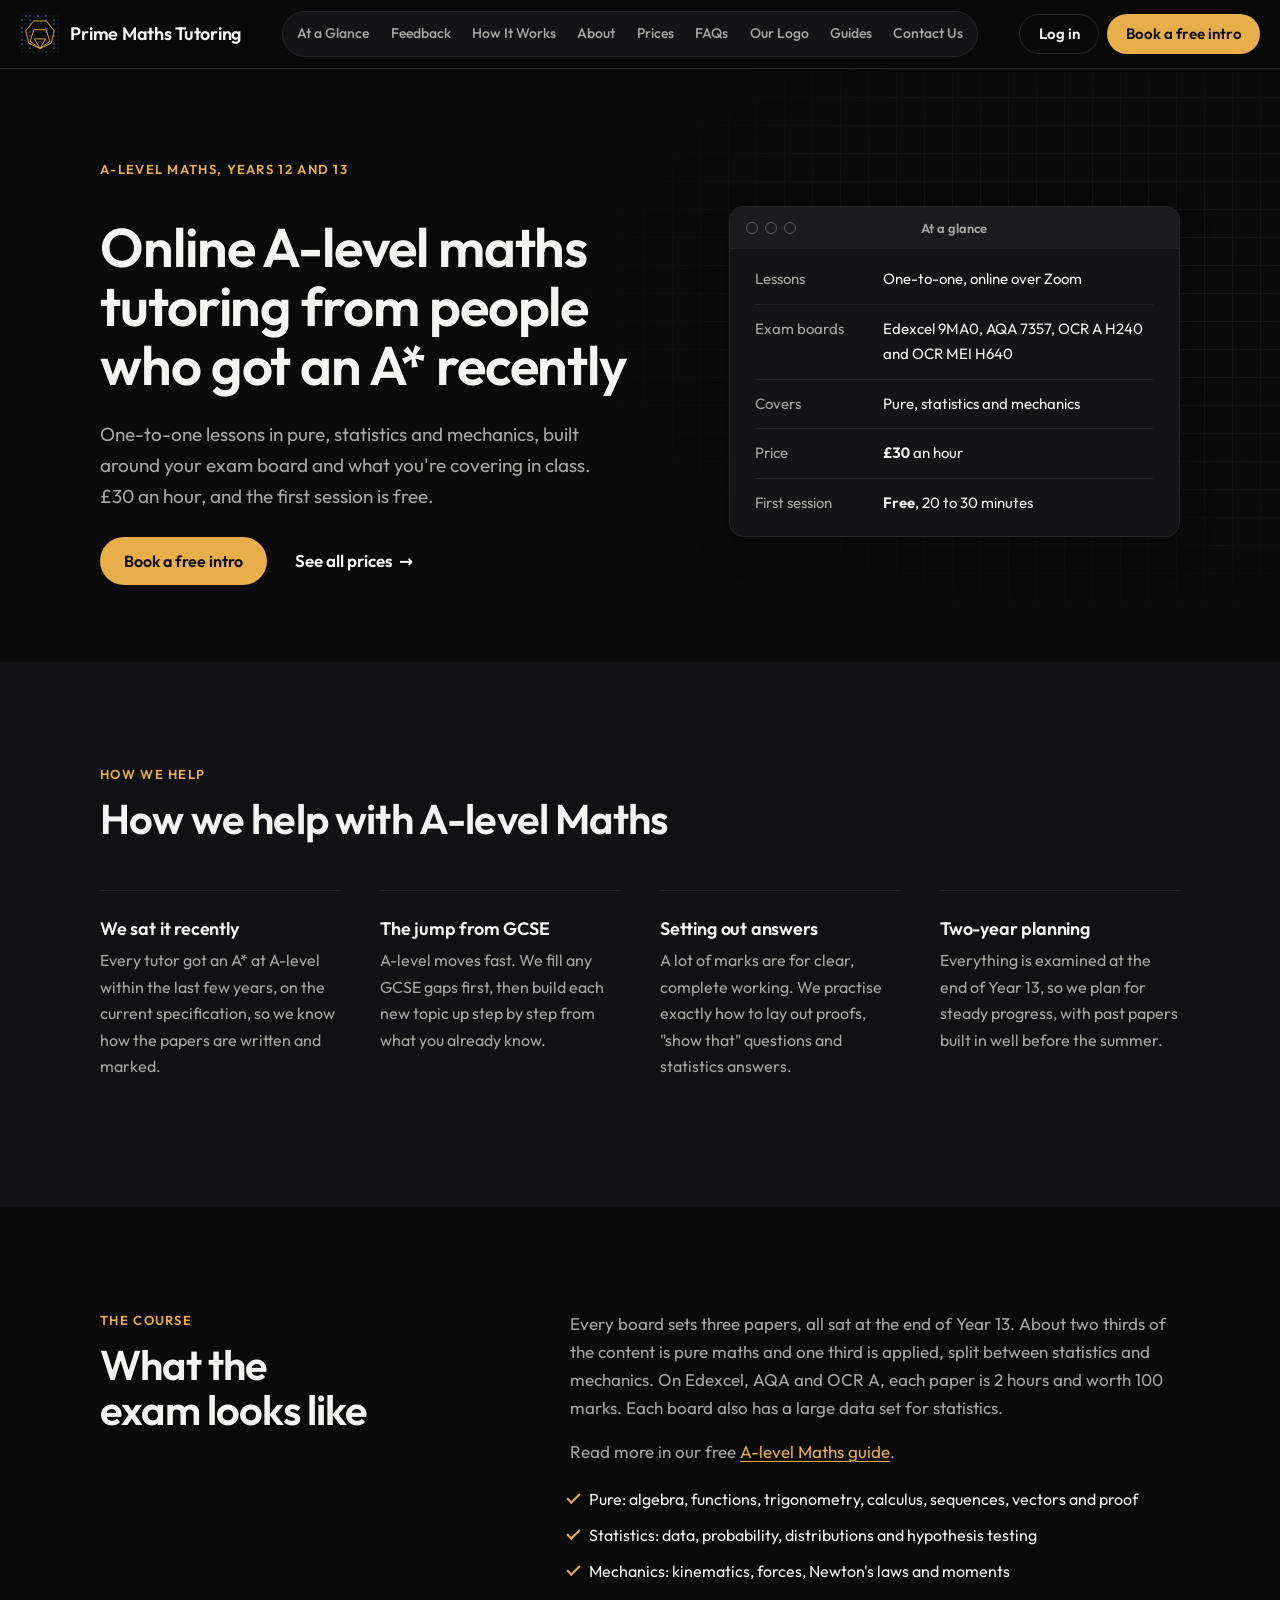
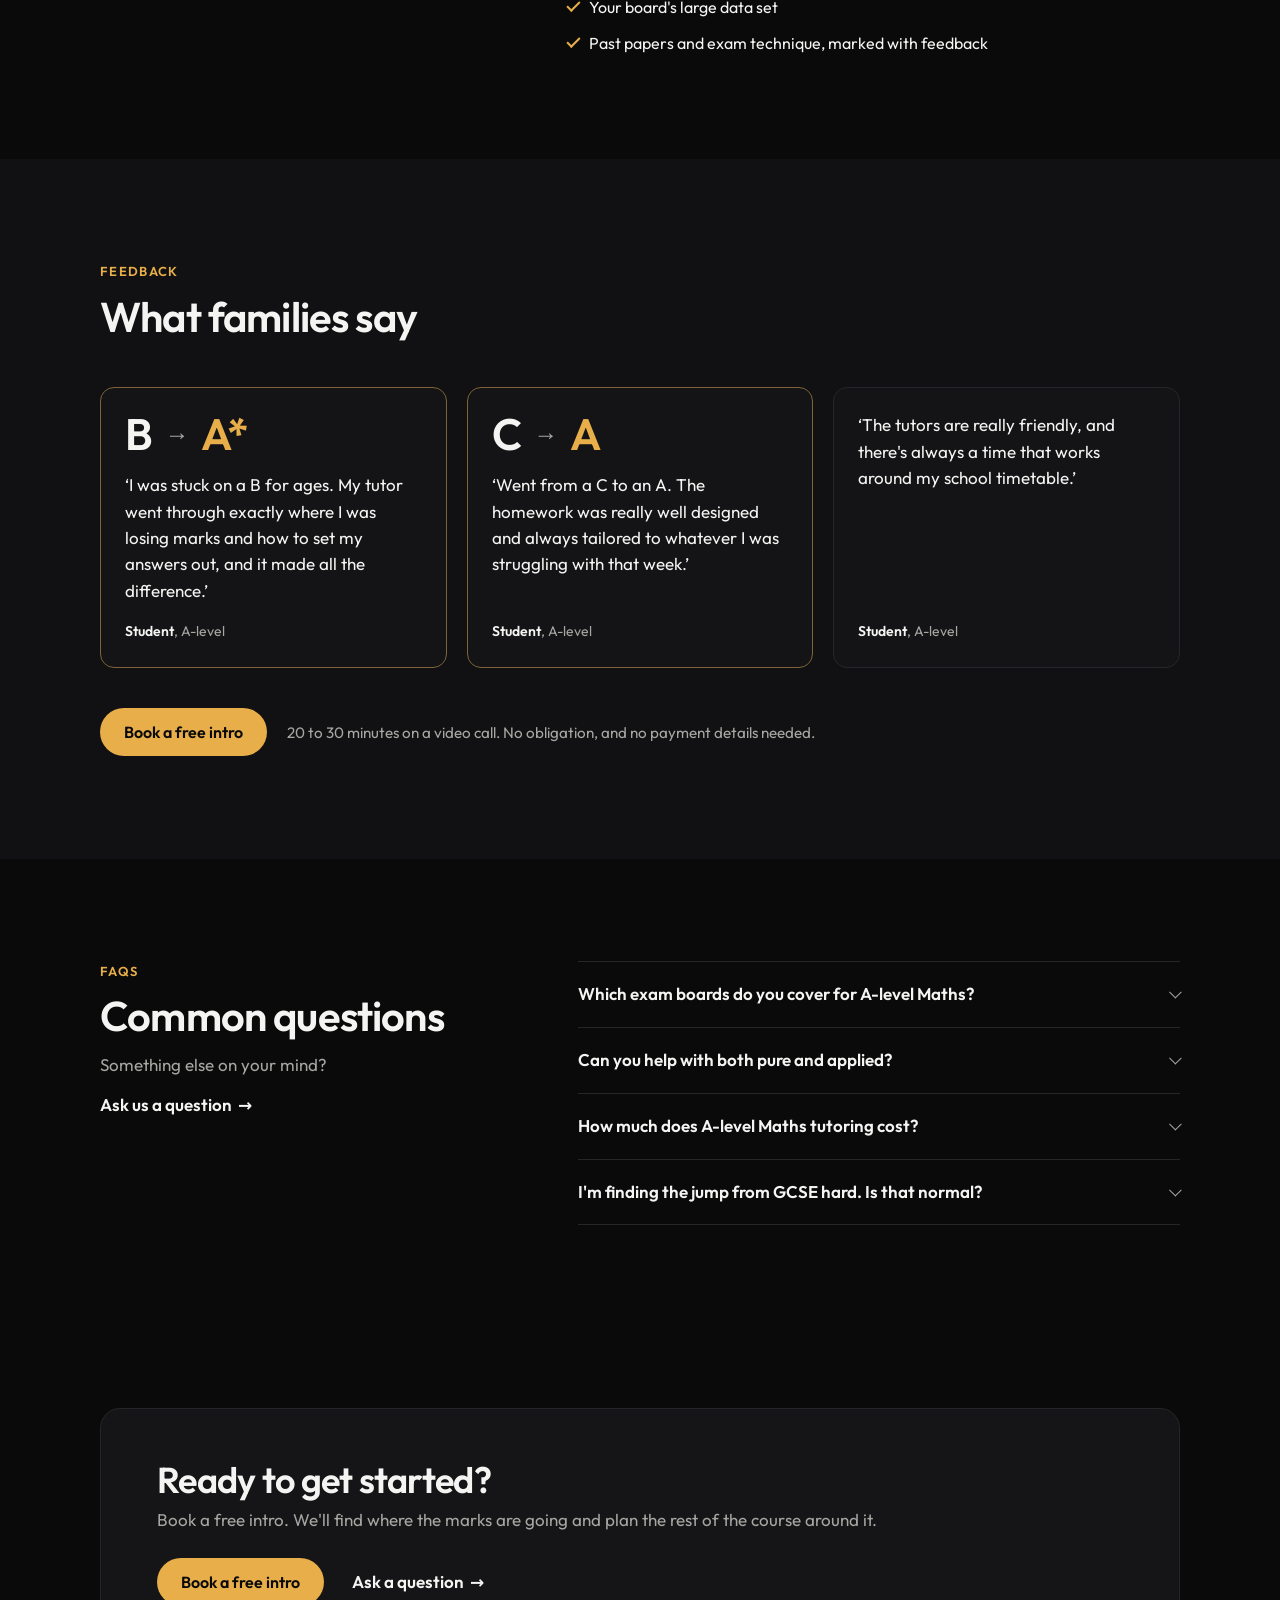
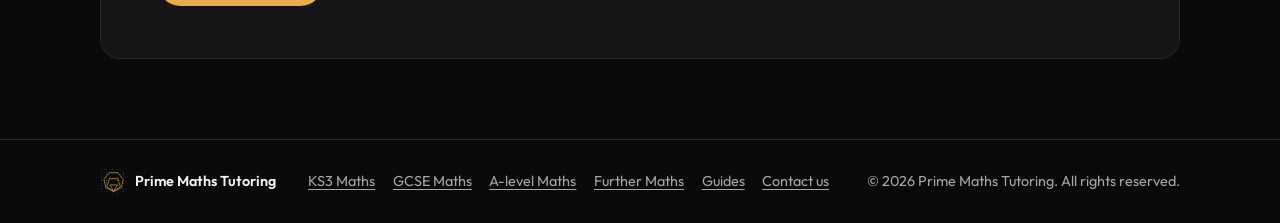
<file: a-level-maths-tutor.html>
<!doctype html>
<html lang="en-GB">
<head>
<meta charset="utf-8">
<meta name="viewport" content="width=device-width, initial-scale=1, viewport-fit=cover">
<title>Online A-level Maths Tutor (Edexcel, AQA, OCR) | Prime Maths Tutoring</title>
<meta name="description" content="One-to-one online A-level maths tutoring for Edexcel, AQA, OCR A and OCR MEI, from tutors who got an A* in the last few years. £30 an hour, first session free.">
<meta name="theme-color" content="#0A0A0B">
<link rel="icon" href="/favicon.svg" type="image/svg+xml">
<link rel="apple-touch-icon" href="/images/apple-touch-icon.png">
<meta property="og:type" content="website">
<meta property="og:site_name" content="Prime Maths Tutoring">
<meta property="og:locale" content="en_GB">
<meta property="og:title" content="Online A-level Maths Tutor (Edexcel, AQA, OCR) | Prime Maths Tutoring">
<meta property="og:description" content="One-to-one online A-level maths tutoring for Edexcel, AQA, OCR A and OCR MEI, from tutors who got an A* in the last few years. £30 an hour, first session free.">
<meta property="og:image" content="https://www.primemathstutoring.co.uk/images/og.png">
<meta property="og:url" content="https://www.primemathstutoring.co.uk/a-level-maths-tutor">
<link rel="canonical" href="https://www.primemathstutoring.co.uk/a-level-maths-tutor">
<link rel="preload" href="/fonts/outfit.woff2" as="font" type="font/woff2" crossorigin>
<link rel="stylesheet" href="/styles.css">
<script type="application/ld+json">
{
  "@context": "https://schema.org",
  "@graph": [
    {
      "@type": "Service",
      "@id": "https://www.primemathstutoring.co.uk/a-level-maths-tutor#service",
      "name": "Online A-level maths tutoring from people who got an A* recently",
      "serviceType": "A-level Maths tutoring",
      "url": "https://www.primemathstutoring.co.uk/a-level-maths-tutor",
      "description": "One-to-one online A-level maths tutoring for Edexcel, AQA, OCR A and OCR MEI, from tutors who got an A* in the last few years. £30 an hour, first session free.",
      "provider": {
        "@id": "https://www.primemathstutoring.co.uk/#org"
      },
      "areaServed": {
        "@type": "Country",
        "name": "United Kingdom"
      },
      "availableChannel": {
        "@type": "ServiceChannel",
        "serviceType": "Online one-to-one lessons over Zoom",
        "serviceUrl": "https://www.primemathstutoring.co.uk/book"
      }
    },
    {
      "@type": "FAQPage",
      "@id": "https://www.primemathstutoring.co.uk/a-level-maths-tutor#faqs",
      "mainEntity": [
        {
          "@type": "Question",
          "name": "Which exam boards do you cover for A-level Maths?",
          "acceptedAnswer": {
            "@type": "Answer",
            "text": "Edexcel (9MA0), AQA (7357), OCR A (H240) and OCR MEI (H640). Tell us your board when you book and we'll match you with a tutor who knows it."
          }
        },
        {
          "@type": "Question",
          "name": "Can you help with both pure and applied?",
          "acceptedAnswer": {
            "@type": "Answer",
            "text": "Yes. Lessons cover pure, statistics and mechanics, and we spend more time wherever you're losing the most marks."
          }
        },
        {
          "@type": "Question",
          "name": "How much does A-level Maths tutoring cost?",
          "acceptedAnswer": {
            "@type": "Answer",
            "text": "£30 an hour, paid per lesson with no long-term contract. The first session is a free 20 to 30 minute call."
          }
        },
        {
          "@type": "Question",
          "name": "I'm finding the jump from GCSE hard. Is that normal?",
          "acceptedAnswer": {
            "@type": "Answer",
            "text": "Very. A-level covers a lot more, much faster. We find the GCSE topics that are holding you back and fix those first, then keep pace with your class."
          }
        }
      ]
    },
    {
      "@type": "BreadcrumbList",
      "itemListElement": [
        {
          "@type": "ListItem",
          "position": 1,
          "name": "Home",
          "item": "https://www.primemathstutoring.co.uk/"
        },
        {
          "@type": "ListItem",
          "position": 2,
          "name": "A-level Maths",
          "item": "https://www.primemathstutoring.co.uk/a-level-maths-tutor"
        }
      ]
    }
  ]
}
</script>
</head>
<body>

<a class="skip" href="#main">Skip to content</a>

<header class="site-header">
  <div class="wrap header-inner">
    <a class="brand" href="/" aria-label="Prime Maths Tutoring, home page">
      <svg class="logo-mark" viewBox="0 0 400 400" aria-hidden="true" focusable="false"><g><circle cx="20" cy="20" r="6.5" class="n"/><circle cx="60" cy="20" r="6.5" class="p"/><circle cx="100" cy="20" r="6.5" class="p"/><circle cx="140" cy="20" r="6.5" class="n"/><circle cx="180" cy="20" r="6.5" class="p"/><circle cx="220" cy="20" r="6.5" class="n"/><circle cx="260" cy="20" r="6.5" class="p"/><circle cx="300" cy="20" r="6.5" class="n"/><circle cx="340" cy="20" r="6.5" class="n"/><circle cx="380" cy="20" r="6.5" class="n"/><circle cx="20" cy="60" r="6.5" class="p"/><circle cx="60" cy="60" r="6.5" class="n"/><circle cx="100" cy="60" r="6.5" class="p"/><circle cx="140" cy="60" r="6.5" class="n"/><circle cx="180" cy="60" r="6.5" class="n"/><circle cx="220" cy="60" r="6.5" class="n"/><circle cx="260" cy="60" r="6.5" class="p"/><circle cx="300" cy="60" r="6.5" class="n"/><circle cx="340" cy="60" r="6.5" class="p"/><circle cx="380" cy="60" r="6.5" class="n"/><circle cx="20" cy="100" r="6.5" class="n"/><circle cx="60" cy="100" r="6.5" class="n"/><circle cx="100" cy="100" r="6.5" class="p"/><circle cx="140" cy="100" r="6.5" class="n"/><circle cx="180" cy="100" r="6.5" class="n"/><circle cx="220" cy="100" r="6.5" class="n"/><circle cx="260" cy="100" r="6.5" class="n"/><circle cx="300" cy="100" r="6.5" class="n"/><circle cx="340" cy="100" r="6.5" class="p"/><circle cx="380" cy="100" r="6.5" class="n"/><circle cx="20" cy="140" r="6.5" class="p"/><circle cx="60" cy="140" r="6.5" class="n"/><circle cx="100" cy="140" r="6.5" class="n"/><circle cx="140" cy="140" r="6.5" class="n"/><circle cx="180" cy="140" r="6.5" class="n"/><circle cx="220" cy="140" r="6.5" class="n"/><circle cx="260" cy="140" r="6.5" class="p"/><circle cx="300" cy="140" r="6.5" class="n"/><circle cx="340" cy="140" r="6.5" class="n"/><circle cx="380" cy="140" r="6.5" class="n"/><circle cx="20" cy="180" r="6.5" class="p"/><circle cx="60" cy="180" r="6.5" class="n"/><circle cx="100" cy="180" r="6.5" class="p"/><circle cx="140" cy="180" r="6.5" class="n"/><circle cx="180" cy="180" r="6.5" class="n"/><circle cx="220" cy="180" r="6.5" class="n"/><circle cx="260" cy="180" r="6.5" class="p"/><circle cx="300" cy="180" r="6.5" class="n"/><circle cx="340" cy="180" r="6.5" class="n"/><circle cx="380" cy="180" r="6.5" class="n"/><circle cx="20" cy="220" r="6.5" class="n"/><circle cx="60" cy="220" r="6.5" class="n"/><circle cx="100" cy="220" r="6.5" class="p"/><circle cx="140" cy="220" r="6.5" class="n"/><circle cx="180" cy="220" r="6.5" class="n"/><circle cx="220" cy="220" r="6.5" class="n"/><circle cx="260" cy="220" r="6.5" class="n"/><circle cx="300" cy="220" r="6.5" class="n"/><circle cx="340" cy="220" r="6.5" class="p"/><circle cx="380" cy="220" r="6.5" class="n"/><circle cx="20" cy="260" r="6.5" class="p"/><circle cx="60" cy="260" r="6.5" class="n"/><circle cx="100" cy="260" r="6.5" class="n"/><circle cx="140" cy="260" r="6.5" class="n"/><circle cx="180" cy="260" r="6.5" class="n"/><circle cx="220" cy="260" r="6.5" class="n"/><circle cx="260" cy="260" r="6.5" class="p"/><circle cx="300" cy="260" r="6.5" class="n"/><circle cx="340" cy="260" r="6.5" class="n"/><circle cx="380" cy="260" r="6.5" class="n"/><circle cx="20" cy="300" r="6.5" class="p"/><circle cx="60" cy="300" r="6.5" class="n"/><circle cx="100" cy="300" r="6.5" class="p"/><circle cx="140" cy="300" r="6.5" class="n"/><circle cx="180" cy="300" r="6.5" class="n"/><circle cx="220" cy="300" r="6.5" class="n"/><circle cx="260" cy="300" r="6.5" class="n"/><circle cx="300" cy="300" r="6.5" class="n"/><circle cx="340" cy="300" r="6.5" class="p"/><circle cx="380" cy="300" r="6.5" class="n"/><circle cx="20" cy="340" r="6.5" class="n"/><circle cx="60" cy="340" r="6.5" class="n"/><circle cx="100" cy="340" r="6.5" class="p"/><circle cx="140" cy="340" r="6.5" class="n"/><circle cx="180" cy="340" r="6.5" class="n"/><circle cx="220" cy="340" r="6.5" class="n"/><circle cx="260" cy="340" r="6.5" class="n"/><circle cx="300" cy="340" r="6.5" class="n"/><circle cx="340" cy="340" r="6.5" class="p"/><circle cx="380" cy="340" r="6.5" class="n"/><circle cx="20" cy="380" r="6.5" class="n"/><circle cx="60" cy="380" r="6.5" class="n"/><circle cx="100" cy="380" r="6.5" class="n"/><circle cx="140" cy="380" r="6.5" class="n"/><circle cx="180" cy="380" r="6.5" class="n"/><circle cx="220" cy="380" r="6.5" class="n"/><circle cx="260" cy="380" r="6.5" class="p"/><circle cx="300" cy="380" r="6.5" class="n"/><circle cx="340" cy="380" r="6.5" class="n"/><circle cx="380" cy="380" r="6.5" class="n"/></g><polygon class="s hept" points="200.0,345.0 86.6,290.4 58.6,167.7 137.1,69.4 262.9,69.4 341.4,167.7 313.4,290.4"/><polygon class="s pent" points="200.0,345.0 101.1,273.1 138.9,156.9 261.1,156.9 298.9,273.1"/><polygon class="s tri" points="200.0,345.0 144.6,249.0 255.4,249.0"/></svg>
      <span class="brand-name"><span>Prime Maths</span> <span>Tutoring</span></span>
    </a>
    <div class="tabs-row">
      <nav class="tabs" aria-label="Main">
        <a href="/" data-section="top">At a Glance</a>
        <a href="/feedback" data-section="reviews">Feedback</a>
        <a href="/how-it-works" data-section="how">How It Works</a>
        <a href="/about" data-section="about">About</a>
        <a href="/prices" data-section="prices">Prices</a>
        <a href="/faqs" data-section="faqs">FAQs</a>
        <a href="/our-logo" data-section="logo">Our Logo</a>
        <a href="/guides">Guides</a>
        <a href="/contact">Contact Us</a>
      </nav>
    </div>
    <div class="header-actions">
      <a class="btn btn-small btn-ghost btn-login" href="/portal">Log in</a>
      <a class="btn btn-small" href="/book"><span>Book <span class="long-label">a free </span>intro</span></a>
    </div>
  </div>
</header>

<main id="main" class="level-page">
  <section class="hero">
    <div class="wrap hero-grid">
      <div class="hero-copy">
        <p class="eyebrow">A-level Maths, Years 12 and 13</p>
        <h1>Online A-level maths tutoring from people who got an A* recently</h1>
        <p class="lede">One-to-one lessons in pure, statistics and mechanics, built around your exam board and what you're covering in class. £30 an hour, and the first session is free.</p>
        <div class="actions">
          <a class="btn" href="/book?subject=A-level%20Maths">Book a free intro</a>
          <a class="link-arrow" href="/prices">See all prices</a>
        </div>
      </div>
      <aside class="glance window" aria-labelledby="glance-title">
        <div class="window-bar">
          <span class="window-dots" aria-hidden="true"><i></i><i></i><i></i></span>
          <h2 id="glance-title" class="window-title">At a glance</h2>
        </div>
        <dl class="window-body">
          <div><dt>Lessons</dt><dd>One-to-one, online over Zoom</dd></div>
          <div><dt>Exam boards</dt><dd>Edexcel 9MA0, AQA 7357, OCR A H240 and OCR MEI H640</dd></div>
          <div><dt>Covers</dt><dd>Pure, statistics and mechanics</dd></div>
          <div><dt>Price</dt><dd><strong>£30</strong> an hour</dd></div>
          <div><dt>First session</dt><dd><strong>Free</strong>, 20 to 30 minutes</dd></div>
        </dl>
      </aside>
    </div>
  </section>

  <section class="section section-tint" aria-labelledby="why-title">
    <div class="wrap">
      <div class="section-head">
        <p class="eyebrow">How we help</p>
        <h2 id="why-title">How we help with A-level Maths</h2>
      </div>
      <ul class="points">
        <li>
          <h3>We sat it recently</h3>
          <p>Every tutor got an A* at A-level within the last few years, on the current specification, so we know how the papers are written and marked.</p>
        </li>
        <li>
          <h3>The jump from GCSE</h3>
          <p>A-level moves fast. We fill any GCSE gaps first, then build each new topic up step by step from what you already know.</p>
        </li>
        <li>
          <h3>Setting out answers</h3>
          <p>A lot of marks are for clear, complete working. We practise exactly how to lay out proofs, &quot;show that&quot; questions and statistics answers.</p>
        </li>
        <li>
          <h3>Two-year planning</h3>
          <p>Everything is examined at the end of Year 13, so we plan for steady progress, with past papers built in well before the summer.</p>
        </li>
      </ul>
    </div>
  </section>

  <section class="section" aria-labelledby="cover-title">
    <div class="wrap level-cover">
      <div class="section-head flush">
        <p class="eyebrow">The course</p>
        <h2 id="cover-title">What the exam looks like</h2>
      </div>
      <div class="level-cover-body">
        <p>Every board sets three papers, all sat at the end of Year 13. About two thirds of the content is pure maths and one third is applied, split between statistics and mechanics. On Edexcel, AQA and OCR A, each paper is 2 hours and worth 100 marks. Each board also has a large data set for statistics.</p><p>Read more in our free <a href="/guides/a-level-maths">A-level Maths guide</a>.</p>
        <ul class="checks">
          <li>Pure: algebra, functions, trigonometry, calculus, sequences, vectors and proof</li>
          <li>Statistics: data, probability, distributions and hypothesis testing</li>
          <li>Mechanics: kinematics, forces, Newton's laws and moments</li>
          <li>Your board's large data set</li>
          <li>Past papers and exam technique, marked with feedback</li>
        </ul>
      </div>
    </div>
  </section>

  <section class="section section-tint" aria-labelledby="quotes-title">
    <div class="wrap">
      <div class="section-head">
        <p class="eyebrow">Feedback</p>
        <h2 id="quotes-title">What families say</h2>
      </div>
      <ul class="level-quotes">
        <li class="review review-result"><p class="grade"><span>B</span><span class="arrow" aria-label="to">&rarr;</span><span>A*</span></p><blockquote><p>I was stuck on a B for ages. My tutor went through exactly where I was losing marks and how to set my answers out, and it made all the difference.</p></blockquote><p class="review-meta"><strong>Student</strong>, A-level</p></li>
        <li class="review review-result"><p class="grade"><span>C</span><span class="arrow" aria-label="to">&rarr;</span><span>A</span></p><blockquote><p>Went from a C to an A. The homework was really well designed and always tailored to whatever I was struggling with that week.</p></blockquote><p class="review-meta"><strong>Student</strong>, A-level</p></li>
        <li class="review"><blockquote><p>The tutors are really friendly, and there's always a time that works around my school timetable.</p></blockquote><p class="review-meta"><strong>Student</strong>, A-level</p></li>
      </ul>
      <div class="section-cta">
        <a class="btn" href="/book?subject=A-level%20Maths">Book a free intro</a>
        <p>20 to 30 minutes on a video call. No obligation, and no payment details needed.</p>
      </div>
    </div>
  </section>

  <section class="section" aria-labelledby="faqs-title">
    <div class="wrap faqs">
      <div class="section-head">
        <p class="eyebrow">FAQs</p>
        <h2 id="faqs-title">Common questions</h2>
        <p>Something else on your mind?</p>
        <a class="link-arrow" href="/contact">Ask us a question</a>
      </div>
      <div class="faq-list">
        <details>
          <summary>Which exam boards do you cover for A-level Maths?</summary>
          <p>Edexcel (9MA0), AQA (7357), OCR A (H240) and OCR MEI (H640). Tell us your board when you book and we'll match you with a tutor who knows it.</p>
        </details>
        <details>
          <summary>Can you help with both pure and applied?</summary>
          <p>Yes. Lessons cover pure, statistics and mechanics, and we spend more time wherever you're losing the most marks.</p>
        </details>
        <details>
          <summary>How much does A-level Maths tutoring cost?</summary>
          <p>£30 an hour, paid per lesson with no long-term contract. The first session is a free 20 to 30 minute call.</p>
        </details>
        <details>
          <summary>I'm finding the jump from GCSE hard. Is that normal?</summary>
          <p>Very. A-level covers a lot more, much faster. We find the GCSE topics that are holding you back and fix those first, then keep pace with your class.</p>
        </details>
      </div>
    </div>
  </section>

  <section class="closing">
    <div class="wrap">
      <div class="closing-inner">
        <div>
          <h2>Ready to get started?</h2>
          <p>Book a free intro. We'll find where the marks are going and plan the rest of the course around it.</p>
        </div>
        <div class="actions">
          <a class="btn" href="/book?subject=A-level%20Maths">Book a free intro</a>
          <a class="link-arrow" href="/contact">Ask a question</a>
        </div>
      </div>
    </div>
  </section>
</main>

<!-- On phones: a slim booking bar that appears once the top of the page has scrolled away -->
<div class="cta-bar" id="cta-bar" hidden>
  <p><strong>Free intro</strong><span>20 to 30 minutes, no obligation</span></p>
  <a class="btn btn-small" href="/book?subject=A-level%20Maths">Book a free intro</a>
</div>

<footer class="site-footer">
  <div class="wrap footer-inner">
    <p class="footer-brand"><svg class="logo-mark" viewBox="0 0 400 400" aria-hidden="true" focusable="false"><g><circle cx="20" cy="20" r="6.5" class="n"/><circle cx="60" cy="20" r="6.5" class="p"/><circle cx="100" cy="20" r="6.5" class="p"/><circle cx="140" cy="20" r="6.5" class="n"/><circle cx="180" cy="20" r="6.5" class="p"/><circle cx="220" cy="20" r="6.5" class="n"/><circle cx="260" cy="20" r="6.5" class="p"/><circle cx="300" cy="20" r="6.5" class="n"/><circle cx="340" cy="20" r="6.5" class="n"/><circle cx="380" cy="20" r="6.5" class="n"/><circle cx="20" cy="60" r="6.5" class="p"/><circle cx="60" cy="60" r="6.5" class="n"/><circle cx="100" cy="60" r="6.5" class="p"/><circle cx="140" cy="60" r="6.5" class="n"/><circle cx="180" cy="60" r="6.5" class="n"/><circle cx="220" cy="60" r="6.5" class="n"/><circle cx="260" cy="60" r="6.5" class="p"/><circle cx="300" cy="60" r="6.5" class="n"/><circle cx="340" cy="60" r="6.5" class="p"/><circle cx="380" cy="60" r="6.5" class="n"/><circle cx="20" cy="100" r="6.5" class="n"/><circle cx="60" cy="100" r="6.5" class="n"/><circle cx="100" cy="100" r="6.5" class="p"/><circle cx="140" cy="100" r="6.5" class="n"/><circle cx="180" cy="100" r="6.5" class="n"/><circle cx="220" cy="100" r="6.5" class="n"/><circle cx="260" cy="100" r="6.5" class="n"/><circle cx="300" cy="100" r="6.5" class="n"/><circle cx="340" cy="100" r="6.5" class="p"/><circle cx="380" cy="100" r="6.5" class="n"/><circle cx="20" cy="140" r="6.5" class="p"/><circle cx="60" cy="140" r="6.5" class="n"/><circle cx="100" cy="140" r="6.5" class="n"/><circle cx="140" cy="140" r="6.5" class="n"/><circle cx="180" cy="140" r="6.5" class="n"/><circle cx="220" cy="140" r="6.5" class="n"/><circle cx="260" cy="140" r="6.5" class="p"/><circle cx="300" cy="140" r="6.5" class="n"/><circle cx="340" cy="140" r="6.5" class="n"/><circle cx="380" cy="140" r="6.5" class="n"/><circle cx="20" cy="180" r="6.5" class="p"/><circle cx="60" cy="180" r="6.5" class="n"/><circle cx="100" cy="180" r="6.5" class="p"/><circle cx="140" cy="180" r="6.5" class="n"/><circle cx="180" cy="180" r="6.5" class="n"/><circle cx="220" cy="180" r="6.5" class="n"/><circle cx="260" cy="180" r="6.5" class="p"/><circle cx="300" cy="180" r="6.5" class="n"/><circle cx="340" cy="180" r="6.5" class="n"/><circle cx="380" cy="180" r="6.5" class="n"/><circle cx="20" cy="220" r="6.5" class="n"/><circle cx="60" cy="220" r="6.5" class="n"/><circle cx="100" cy="220" r="6.5" class="p"/><circle cx="140" cy="220" r="6.5" class="n"/><circle cx="180" cy="220" r="6.5" class="n"/><circle cx="220" cy="220" r="6.5" class="n"/><circle cx="260" cy="220" r="6.5" class="n"/><circle cx="300" cy="220" r="6.5" class="n"/><circle cx="340" cy="220" r="6.5" class="p"/><circle cx="380" cy="220" r="6.5" class="n"/><circle cx="20" cy="260" r="6.5" class="p"/><circle cx="60" cy="260" r="6.5" class="n"/><circle cx="100" cy="260" r="6.5" class="n"/><circle cx="140" cy="260" r="6.5" class="n"/><circle cx="180" cy="260" r="6.5" class="n"/><circle cx="220" cy="260" r="6.5" class="n"/><circle cx="260" cy="260" r="6.5" class="p"/><circle cx="300" cy="260" r="6.5" class="n"/><circle cx="340" cy="260" r="6.5" class="n"/><circle cx="380" cy="260" r="6.5" class="n"/><circle cx="20" cy="300" r="6.5" class="p"/><circle cx="60" cy="300" r="6.5" class="n"/><circle cx="100" cy="300" r="6.5" class="p"/><circle cx="140" cy="300" r="6.5" class="n"/><circle cx="180" cy="300" r="6.5" class="n"/><circle cx="220" cy="300" r="6.5" class="n"/><circle cx="260" cy="300" r="6.5" class="n"/><circle cx="300" cy="300" r="6.5" class="n"/><circle cx="340" cy="300" r="6.5" class="p"/><circle cx="380" cy="300" r="6.5" class="n"/><circle cx="20" cy="340" r="6.5" class="n"/><circle cx="60" cy="340" r="6.5" class="n"/><circle cx="100" cy="340" r="6.5" class="p"/><circle cx="140" cy="340" r="6.5" class="n"/><circle cx="180" cy="340" r="6.5" class="n"/><circle cx="220" cy="340" r="6.5" class="n"/><circle cx="260" cy="340" r="6.5" class="n"/><circle cx="300" cy="340" r="6.5" class="n"/><circle cx="340" cy="340" r="6.5" class="p"/><circle cx="380" cy="340" r="6.5" class="n"/><circle cx="20" cy="380" r="6.5" class="n"/><circle cx="60" cy="380" r="6.5" class="n"/><circle cx="100" cy="380" r="6.5" class="n"/><circle cx="140" cy="380" r="6.5" class="n"/><circle cx="180" cy="380" r="6.5" class="n"/><circle cx="220" cy="380" r="6.5" class="n"/><circle cx="260" cy="380" r="6.5" class="p"/><circle cx="300" cy="380" r="6.5" class="n"/><circle cx="340" cy="380" r="6.5" class="n"/><circle cx="380" cy="380" r="6.5" class="n"/></g><polygon class="s hept" points="200.0,345.0 86.6,290.4 58.6,167.7 137.1,69.4 262.9,69.4 341.4,167.7 313.4,290.4"/><polygon class="s pent" points="200.0,345.0 101.1,273.1 138.9,156.9 261.1,156.9 298.9,273.1"/><polygon class="s tri" points="200.0,345.0 144.6,249.0 255.4,249.0"/></svg>Prime Maths Tutoring</p>
    <nav class="footer-nav" aria-label="More from Prime Maths Tutoring">
      <a class="footer-link" href="/ks3-maths-tutor">KS3 Maths</a>
      <a class="footer-link" href="/gcse-maths-tutor">GCSE Maths</a>
      <a class="footer-link" href="/a-level-maths-tutor">A-level Maths</a>
      <a class="footer-link" href="/further-maths-tutor">Further Maths</a>
      <a class="footer-link" href="/guides">Guides</a>
      <a class="footer-link" href="/contact">Contact us</a>
    </nav>
    <p class="copyright">&copy; <span id="year">2026</span> Prime Maths Tutoring. All rights reserved.</p>
  </div>
</footer>

<script src="/site.js" defer></script>
</body>
</html>
</file>
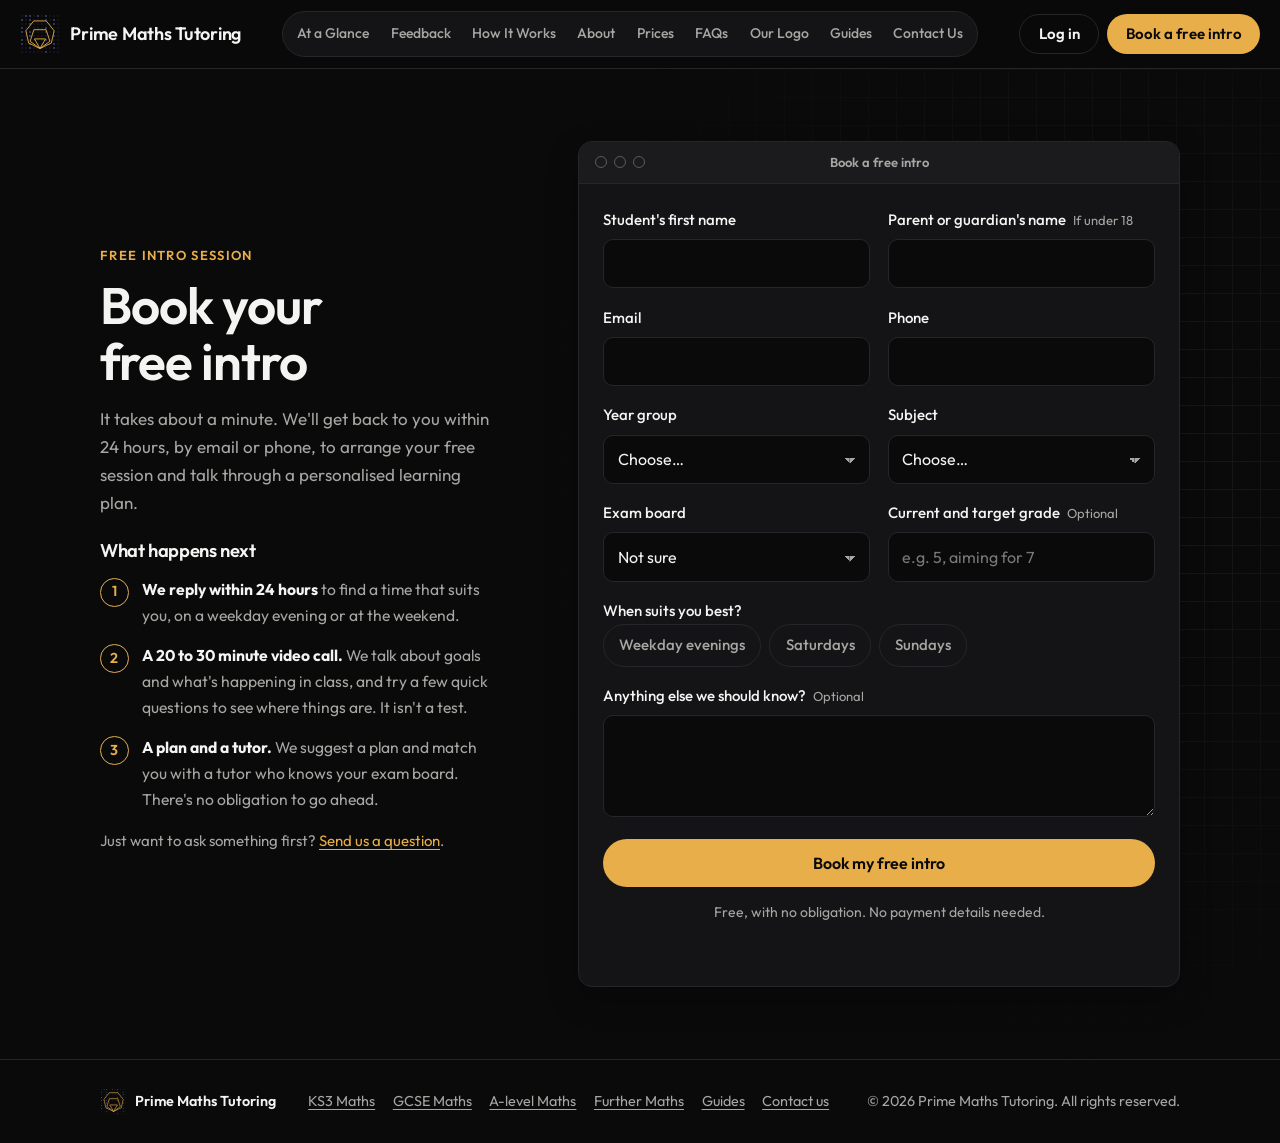
<file: book.html>
<!doctype html>
<html lang="en-GB">
<head>
<meta charset="utf-8">
<meta name="viewport" content="width=device-width, initial-scale=1, viewport-fit=cover">
<title>Book a Free Intro | Prime Maths Tutoring</title>
<meta name="description" content="Book a free 20 to 30 minute introductory session with Prime Maths Tutoring. Takes about a minute.">
<meta name="theme-color" content="#0A0A0B">
<link rel="icon" href="favicon.svg" type="image/svg+xml">
<link rel="apple-touch-icon" href="images/apple-touch-icon.png">
<meta property="og:type" content="website">
<meta property="og:title" content="Book a Free Intro | Prime Maths Tutoring">
<meta property="og:description" content="Book a free 20 to 30 minute introductory session. Takes about a minute.">
<meta property="og:image" content="https://www.primemathstutoring.co.uk/images/og.png">
<meta property="og:url" content="https://www.primemathstutoring.co.uk/book">
<link rel="canonical" href="https://www.primemathstutoring.co.uk/book">
<link rel="preload" href="fonts/outfit.woff2" as="font" type="font/woff2" crossorigin>
<link rel="stylesheet" href="styles.css">
</head>
<body>

<a class="skip" href="#main">Skip to content</a>

<header class="site-header">
  <div class="wrap header-inner">
    <a class="brand" href="/" aria-label="Prime Maths Tutoring, home page">
      <svg class="logo-mark" viewBox="0 0 400 400" aria-hidden="true" focusable="false"><g><circle cx="20" cy="20" r="6.5" class="n"/><circle cx="60" cy="20" r="6.5" class="p"/><circle cx="100" cy="20" r="6.5" class="p"/><circle cx="140" cy="20" r="6.5" class="n"/><circle cx="180" cy="20" r="6.5" class="p"/><circle cx="220" cy="20" r="6.5" class="n"/><circle cx="260" cy="20" r="6.5" class="p"/><circle cx="300" cy="20" r="6.5" class="n"/><circle cx="340" cy="20" r="6.5" class="n"/><circle cx="380" cy="20" r="6.5" class="n"/><circle cx="20" cy="60" r="6.5" class="p"/><circle cx="60" cy="60" r="6.5" class="n"/><circle cx="100" cy="60" r="6.5" class="p"/><circle cx="140" cy="60" r="6.5" class="n"/><circle cx="180" cy="60" r="6.5" class="n"/><circle cx="220" cy="60" r="6.5" class="n"/><circle cx="260" cy="60" r="6.5" class="p"/><circle cx="300" cy="60" r="6.5" class="n"/><circle cx="340" cy="60" r="6.5" class="p"/><circle cx="380" cy="60" r="6.5" class="n"/><circle cx="20" cy="100" r="6.5" class="n"/><circle cx="60" cy="100" r="6.5" class="n"/><circle cx="100" cy="100" r="6.5" class="p"/><circle cx="140" cy="100" r="6.5" class="n"/><circle cx="180" cy="100" r="6.5" class="n"/><circle cx="220" cy="100" r="6.5" class="n"/><circle cx="260" cy="100" r="6.5" class="n"/><circle cx="300" cy="100" r="6.5" class="n"/><circle cx="340" cy="100" r="6.5" class="p"/><circle cx="380" cy="100" r="6.5" class="n"/><circle cx="20" cy="140" r="6.5" class="p"/><circle cx="60" cy="140" r="6.5" class="n"/><circle cx="100" cy="140" r="6.5" class="n"/><circle cx="140" cy="140" r="6.5" class="n"/><circle cx="180" cy="140" r="6.5" class="n"/><circle cx="220" cy="140" r="6.5" class="n"/><circle cx="260" cy="140" r="6.5" class="p"/><circle cx="300" cy="140" r="6.5" class="n"/><circle cx="340" cy="140" r="6.5" class="n"/><circle cx="380" cy="140" r="6.5" class="n"/><circle cx="20" cy="180" r="6.5" class="p"/><circle cx="60" cy="180" r="6.5" class="n"/><circle cx="100" cy="180" r="6.5" class="p"/><circle cx="140" cy="180" r="6.5" class="n"/><circle cx="180" cy="180" r="6.5" class="n"/><circle cx="220" cy="180" r="6.5" class="n"/><circle cx="260" cy="180" r="6.5" class="p"/><circle cx="300" cy="180" r="6.5" class="n"/><circle cx="340" cy="180" r="6.5" class="n"/><circle cx="380" cy="180" r="6.5" class="n"/><circle cx="20" cy="220" r="6.5" class="n"/><circle cx="60" cy="220" r="6.5" class="n"/><circle cx="100" cy="220" r="6.5" class="p"/><circle cx="140" cy="220" r="6.5" class="n"/><circle cx="180" cy="220" r="6.5" class="n"/><circle cx="220" cy="220" r="6.5" class="n"/><circle cx="260" cy="220" r="6.5" class="n"/><circle cx="300" cy="220" r="6.5" class="n"/><circle cx="340" cy="220" r="6.5" class="p"/><circle cx="380" cy="220" r="6.5" class="n"/><circle cx="20" cy="260" r="6.5" class="p"/><circle cx="60" cy="260" r="6.5" class="n"/><circle cx="100" cy="260" r="6.5" class="n"/><circle cx="140" cy="260" r="6.5" class="n"/><circle cx="180" cy="260" r="6.5" class="n"/><circle cx="220" cy="260" r="6.5" class="n"/><circle cx="260" cy="260" r="6.5" class="p"/><circle cx="300" cy="260" r="6.5" class="n"/><circle cx="340" cy="260" r="6.5" class="n"/><circle cx="380" cy="260" r="6.5" class="n"/><circle cx="20" cy="300" r="6.5" class="p"/><circle cx="60" cy="300" r="6.5" class="n"/><circle cx="100" cy="300" r="6.5" class="p"/><circle cx="140" cy="300" r="6.5" class="n"/><circle cx="180" cy="300" r="6.5" class="n"/><circle cx="220" cy="300" r="6.5" class="n"/><circle cx="260" cy="300" r="6.5" class="n"/><circle cx="300" cy="300" r="6.5" class="n"/><circle cx="340" cy="300" r="6.5" class="p"/><circle cx="380" cy="300" r="6.5" class="n"/><circle cx="20" cy="340" r="6.5" class="n"/><circle cx="60" cy="340" r="6.5" class="n"/><circle cx="100" cy="340" r="6.5" class="p"/><circle cx="140" cy="340" r="6.5" class="n"/><circle cx="180" cy="340" r="6.5" class="n"/><circle cx="220" cy="340" r="6.5" class="n"/><circle cx="260" cy="340" r="6.5" class="n"/><circle cx="300" cy="340" r="6.5" class="n"/><circle cx="340" cy="340" r="6.5" class="p"/><circle cx="380" cy="340" r="6.5" class="n"/><circle cx="20" cy="380" r="6.5" class="n"/><circle cx="60" cy="380" r="6.5" class="n"/><circle cx="100" cy="380" r="6.5" class="n"/><circle cx="140" cy="380" r="6.5" class="n"/><circle cx="180" cy="380" r="6.5" class="n"/><circle cx="220" cy="380" r="6.5" class="n"/><circle cx="260" cy="380" r="6.5" class="p"/><circle cx="300" cy="380" r="6.5" class="n"/><circle cx="340" cy="380" r="6.5" class="n"/><circle cx="380" cy="380" r="6.5" class="n"/></g><polygon class="s hept" points="200.0,345.0 86.6,290.4 58.6,167.7 137.1,69.4 262.9,69.4 341.4,167.7 313.4,290.4"/><polygon class="s pent" points="200.0,345.0 101.1,273.1 138.9,156.9 261.1,156.9 298.9,273.1"/><polygon class="s tri" points="200.0,345.0 144.6,249.0 255.4,249.0"/></svg>
      <span class="brand-name"><span>Prime Maths</span> <span>Tutoring</span></span>
    </a>
    <div class="tabs-row">
      <nav class="tabs" aria-label="Main">
        <a href="/" data-section="top">At a Glance</a>
        <a href="/feedback" data-section="reviews">Feedback</a>
        <a href="/how-it-works" data-section="how">How It Works</a>
        <a href="/about" data-section="about">About</a>
        <a href="/prices" data-section="prices">Prices</a>
        <a href="/faqs" data-section="faqs">FAQs</a>
        <a href="/our-logo" data-section="logo">Our Logo</a>
        <a href="/guides">Guides</a>
        <a href="/contact">Contact Us</a>
      </nav>
    </div>
    <div class="header-actions">
      <a class="btn btn-small btn-ghost btn-login" href="/portal">Log in</a>
      <a class="btn btn-small" href="/book" aria-current="page"><span>Book <span class="long-label">a free </span>intro</span></a>
    </div>
  </div>
</header>

<main id="main" class="booking-page">
  <section class="hero">
    <div class="wrap book">
      <div class="book-intro">
        <div class="section-head flush">
          <p class="eyebrow">Free intro session</p>
          <h1>Book your free intro</h1>
        </div>
        <p>It takes about a minute. We'll get back to you within 24 hours, by email or phone, to arrange your free session and talk through a personalised learning plan.</p>
        <h2 class="next-title">What happens next</h2>
        <ol class="next-steps">
          <li><strong>We reply within 24 hours</strong> to find a time that suits you, on a weekday evening or at the weekend.</li>
          <li><strong>A 20 to 30 minute video call.</strong> We talk about goals and what's happening in class, and try a few quick questions to see where things are. It isn't a test.</li>
          <li><strong>A plan and a tutor.</strong> We suggest a plan and match you with a tutor who knows your exam board. There's no obligation to go ahead.</li>
        </ol>
        <p class="fineprint">Just want to ask something first? <a href="/contact">Send us a question</a>.</p>
      </div>

      <div class="book-panel">
        <div class="window">
          <div class="window-bar">
            <span class="window-dots" aria-hidden="true"><i></i><i></i><i></i></span>
            <span class="window-title">Book a free intro</span>
          </div>
    <form class="form" data-subject="New booking: free intro session" data-thanks="thanks" novalidate>
        <div class="field-row">
          <div class="field">
            <label for="b-student">Student's first name</label>
            <input id="b-student" name="Student's first name" autocomplete="off" data-name-field required>
          </div>
          <div class="field">
            <label for="b-parent">Parent or guardian's name <span class="optional">If under 18</span></label>
            <input id="b-parent" name="Parent or guardian" autocomplete="name">
          </div>
        </div>
        <div class="field-row">
          <div class="field">
            <label for="b-email">Email</label>
            <input id="b-email" name="email" type="email" autocomplete="email" required>
          </div>
          <div class="field">
            <label for="b-phone">Phone</label>
            <input id="b-phone" name="Phone" type="tel" autocomplete="tel" inputmode="tel" pattern="[0-9 +\(\)\-]{10,}" required>
          </div>
        </div>
        <div class="field-row">
          <div class="field">
            <label for="b-year">Year group</label>
            <select id="b-year" name="Year group" required>
              <option value="">Choose…</option><option>Year 7</option><option>Year 8</option><option>Year 9</option><option>Year 10</option><option>Year 11</option><option>Year 12</option><option>Year 13</option><option>Other</option>
            </select>
          </div>
          <div class="field">
            <label for="b-subject">Subject</label>
            <select id="b-subject" name="Subject" required>
              <option value="">Choose…</option><option>KS3 Maths</option><option>GCSE Maths</option><option>GCSE Further Maths</option><option>A-level Maths</option><option>A-level Further Maths</option><option>Science</option>
            </select>
          </div>
        </div>
        <div class="field-row">
          <div class="field">
            <label for="b-board">Exam board</label>
            <select id="b-board" name="Exam board">
              <option>Not sure</option><option>AQA</option><option>Edexcel</option><option>OCR</option><option>Other</option>
            </select>
          </div>
          <div class="field">
            <label for="b-grades">Current and target grade <span class="optional">Optional</span></label>
            <input id="b-grades" name="Current and target grade" placeholder="e.g. 5, aiming for 7">
          </div>
        </div>
        <fieldset class="field">
          <legend>When suits you best?</legend>
          <div class="chips">
            <label class="chip"><input type="checkbox" name="Best times" value="Weekday evenings"><span>Weekday evenings</span></label>
            <label class="chip"><input type="checkbox" name="Best times" value="Saturdays"><span>Saturdays</span></label>
            <label class="chip"><input type="checkbox" name="Best times" value="Sundays"><span>Sundays</span></label>
          </div>
        </fieldset>
        <div class="field">
          <label for="b-notes">Anything else we should know? <span class="optional">Optional</span></label>
          <textarea id="b-notes" name="Anything else" rows="3"></textarea>
        </div>
        <input type="checkbox" name="botcheck" class="trap" tabindex="-1" autocomplete="off" aria-hidden="true">
        <button class="btn btn-block" type="submit">Book my free intro</button>
        <p class="form-reassure">Free, with no obligation. No payment details needed.</p>
        <p class="form-status" role="status" aria-live="polite"></p>
      </form>
        </div>

        <div class="window thanks" id="thanks" tabindex="-1" hidden>
          <div class="window-bar">
            <span class="window-dots" aria-hidden="true"><i></i><i></i><i></i></span>
            <span class="window-title">Booked</span>
          </div>
          <div class="thanks-body">
            <div class="thanks-mark" aria-hidden="true"><svg class="logo-mark" viewBox="0 0 400 400" aria-hidden="true" focusable="false"><g><circle cx="20" cy="20" r="6.5" class="n"/><circle cx="60" cy="20" r="6.5" class="p"/><circle cx="100" cy="20" r="6.5" class="p"/><circle cx="140" cy="20" r="6.5" class="n"/><circle cx="180" cy="20" r="6.5" class="p"/><circle cx="220" cy="20" r="6.5" class="n"/><circle cx="260" cy="20" r="6.5" class="p"/><circle cx="300" cy="20" r="6.5" class="n"/><circle cx="340" cy="20" r="6.5" class="n"/><circle cx="380" cy="20" r="6.5" class="n"/><circle cx="20" cy="60" r="6.5" class="p"/><circle cx="60" cy="60" r="6.5" class="n"/><circle cx="100" cy="60" r="6.5" class="p"/><circle cx="140" cy="60" r="6.5" class="n"/><circle cx="180" cy="60" r="6.5" class="n"/><circle cx="220" cy="60" r="6.5" class="n"/><circle cx="260" cy="60" r="6.5" class="p"/><circle cx="300" cy="60" r="6.5" class="n"/><circle cx="340" cy="60" r="6.5" class="p"/><circle cx="380" cy="60" r="6.5" class="n"/><circle cx="20" cy="100" r="6.5" class="n"/><circle cx="60" cy="100" r="6.5" class="n"/><circle cx="100" cy="100" r="6.5" class="p"/><circle cx="140" cy="100" r="6.5" class="n"/><circle cx="180" cy="100" r="6.5" class="n"/><circle cx="220" cy="100" r="6.5" class="n"/><circle cx="260" cy="100" r="6.5" class="n"/><circle cx="300" cy="100" r="6.5" class="n"/><circle cx="340" cy="100" r="6.5" class="p"/><circle cx="380" cy="100" r="6.5" class="n"/><circle cx="20" cy="140" r="6.5" class="p"/><circle cx="60" cy="140" r="6.5" class="n"/><circle cx="100" cy="140" r="6.5" class="n"/><circle cx="140" cy="140" r="6.5" class="n"/><circle cx="180" cy="140" r="6.5" class="n"/><circle cx="220" cy="140" r="6.5" class="n"/><circle cx="260" cy="140" r="6.5" class="p"/><circle cx="300" cy="140" r="6.5" class="n"/><circle cx="340" cy="140" r="6.5" class="n"/><circle cx="380" cy="140" r="6.5" class="n"/><circle cx="20" cy="180" r="6.5" class="p"/><circle cx="60" cy="180" r="6.5" class="n"/><circle cx="100" cy="180" r="6.5" class="p"/><circle cx="140" cy="180" r="6.5" class="n"/><circle cx="180" cy="180" r="6.5" class="n"/><circle cx="220" cy="180" r="6.5" class="n"/><circle cx="260" cy="180" r="6.5" class="p"/><circle cx="300" cy="180" r="6.5" class="n"/><circle cx="340" cy="180" r="6.5" class="n"/><circle cx="380" cy="180" r="6.5" class="n"/><circle cx="20" cy="220" r="6.5" class="n"/><circle cx="60" cy="220" r="6.5" class="n"/><circle cx="100" cy="220" r="6.5" class="p"/><circle cx="140" cy="220" r="6.5" class="n"/><circle cx="180" cy="220" r="6.5" class="n"/><circle cx="220" cy="220" r="6.5" class="n"/><circle cx="260" cy="220" r="6.5" class="n"/><circle cx="300" cy="220" r="6.5" class="n"/><circle cx="340" cy="220" r="6.5" class="p"/><circle cx="380" cy="220" r="6.5" class="n"/><circle cx="20" cy="260" r="6.5" class="p"/><circle cx="60" cy="260" r="6.5" class="n"/><circle cx="100" cy="260" r="6.5" class="n"/><circle cx="140" cy="260" r="6.5" class="n"/><circle cx="180" cy="260" r="6.5" class="n"/><circle cx="220" cy="260" r="6.5" class="n"/><circle cx="260" cy="260" r="6.5" class="p"/><circle cx="300" cy="260" r="6.5" class="n"/><circle cx="340" cy="260" r="6.5" class="n"/><circle cx="380" cy="260" r="6.5" class="n"/><circle cx="20" cy="300" r="6.5" class="p"/><circle cx="60" cy="300" r="6.5" class="n"/><circle cx="100" cy="300" r="6.5" class="p"/><circle cx="140" cy="300" r="6.5" class="n"/><circle cx="180" cy="300" r="6.5" class="n"/><circle cx="220" cy="300" r="6.5" class="n"/><circle cx="260" cy="300" r="6.5" class="n"/><circle cx="300" cy="300" r="6.5" class="n"/><circle cx="340" cy="300" r="6.5" class="p"/><circle cx="380" cy="300" r="6.5" class="n"/><circle cx="20" cy="340" r="6.5" class="n"/><circle cx="60" cy="340" r="6.5" class="n"/><circle cx="100" cy="340" r="6.5" class="p"/><circle cx="140" cy="340" r="6.5" class="n"/><circle cx="180" cy="340" r="6.5" class="n"/><circle cx="220" cy="340" r="6.5" class="n"/><circle cx="260" cy="340" r="6.5" class="n"/><circle cx="300" cy="340" r="6.5" class="n"/><circle cx="340" cy="340" r="6.5" class="p"/><circle cx="380" cy="340" r="6.5" class="n"/><circle cx="20" cy="380" r="6.5" class="n"/><circle cx="60" cy="380" r="6.5" class="n"/><circle cx="100" cy="380" r="6.5" class="n"/><circle cx="140" cy="380" r="6.5" class="n"/><circle cx="180" cy="380" r="6.5" class="n"/><circle cx="220" cy="380" r="6.5" class="n"/><circle cx="260" cy="380" r="6.5" class="p"/><circle cx="300" cy="380" r="6.5" class="n"/><circle cx="340" cy="380" r="6.5" class="n"/><circle cx="380" cy="380" r="6.5" class="n"/></g><polygon class="s hept" points="200.0,345.0 86.6,290.4 58.6,167.7 137.1,69.4 262.9,69.4 341.4,167.7 313.4,290.4"/><polygon class="s pent" points="200.0,345.0 101.1,273.1 138.9,156.9 261.1,156.9 298.9,273.1"/><polygon class="s tri" points="200.0,345.0 144.6,249.0 255.4,249.0"/></svg></div>
            <h2>Thanks<span data-name></span>, you're all booked in.</h2>
            <p>We'll be in touch within 24 hours, by email or phone, to find a time for your free intro session.</p>
            <p>While you wait, our <a href="/guides">free guides</a> explain how the exams work and how to prepare.</p>
            <a class="btn" href="/">Back to the site</a>
          </div>
        </div>
      </div>
    </div>
  </section>
</main>

<footer class="site-footer">
  <div class="wrap footer-inner">
    <p class="footer-brand"><svg class="logo-mark" viewBox="0 0 400 400" aria-hidden="true" focusable="false"><g><circle cx="20" cy="20" r="6.5" class="n"/><circle cx="60" cy="20" r="6.5" class="p"/><circle cx="100" cy="20" r="6.5" class="p"/><circle cx="140" cy="20" r="6.5" class="n"/><circle cx="180" cy="20" r="6.5" class="p"/><circle cx="220" cy="20" r="6.5" class="n"/><circle cx="260" cy="20" r="6.5" class="p"/><circle cx="300" cy="20" r="6.5" class="n"/><circle cx="340" cy="20" r="6.5" class="n"/><circle cx="380" cy="20" r="6.5" class="n"/><circle cx="20" cy="60" r="6.5" class="p"/><circle cx="60" cy="60" r="6.5" class="n"/><circle cx="100" cy="60" r="6.5" class="p"/><circle cx="140" cy="60" r="6.5" class="n"/><circle cx="180" cy="60" r="6.5" class="n"/><circle cx="220" cy="60" r="6.5" class="n"/><circle cx="260" cy="60" r="6.5" class="p"/><circle cx="300" cy="60" r="6.5" class="n"/><circle cx="340" cy="60" r="6.5" class="p"/><circle cx="380" cy="60" r="6.5" class="n"/><circle cx="20" cy="100" r="6.5" class="n"/><circle cx="60" cy="100" r="6.5" class="n"/><circle cx="100" cy="100" r="6.5" class="p"/><circle cx="140" cy="100" r="6.5" class="n"/><circle cx="180" cy="100" r="6.5" class="n"/><circle cx="220" cy="100" r="6.5" class="n"/><circle cx="260" cy="100" r="6.5" class="n"/><circle cx="300" cy="100" r="6.5" class="n"/><circle cx="340" cy="100" r="6.5" class="p"/><circle cx="380" cy="100" r="6.5" class="n"/><circle cx="20" cy="140" r="6.5" class="p"/><circle cx="60" cy="140" r="6.5" class="n"/><circle cx="100" cy="140" r="6.5" class="n"/><circle cx="140" cy="140" r="6.5" class="n"/><circle cx="180" cy="140" r="6.5" class="n"/><circle cx="220" cy="140" r="6.5" class="n"/><circle cx="260" cy="140" r="6.5" class="p"/><circle cx="300" cy="140" r="6.5" class="n"/><circle cx="340" cy="140" r="6.5" class="n"/><circle cx="380" cy="140" r="6.5" class="n"/><circle cx="20" cy="180" r="6.5" class="p"/><circle cx="60" cy="180" r="6.5" class="n"/><circle cx="100" cy="180" r="6.5" class="p"/><circle cx="140" cy="180" r="6.5" class="n"/><circle cx="180" cy="180" r="6.5" class="n"/><circle cx="220" cy="180" r="6.5" class="n"/><circle cx="260" cy="180" r="6.5" class="p"/><circle cx="300" cy="180" r="6.5" class="n"/><circle cx="340" cy="180" r="6.5" class="n"/><circle cx="380" cy="180" r="6.5" class="n"/><circle cx="20" cy="220" r="6.5" class="n"/><circle cx="60" cy="220" r="6.5" class="n"/><circle cx="100" cy="220" r="6.5" class="p"/><circle cx="140" cy="220" r="6.5" class="n"/><circle cx="180" cy="220" r="6.5" class="n"/><circle cx="220" cy="220" r="6.5" class="n"/><circle cx="260" cy="220" r="6.5" class="n"/><circle cx="300" cy="220" r="6.5" class="n"/><circle cx="340" cy="220" r="6.5" class="p"/><circle cx="380" cy="220" r="6.5" class="n"/><circle cx="20" cy="260" r="6.5" class="p"/><circle cx="60" cy="260" r="6.5" class="n"/><circle cx="100" cy="260" r="6.5" class="n"/><circle cx="140" cy="260" r="6.5" class="n"/><circle cx="180" cy="260" r="6.5" class="n"/><circle cx="220" cy="260" r="6.5" class="n"/><circle cx="260" cy="260" r="6.5" class="p"/><circle cx="300" cy="260" r="6.5" class="n"/><circle cx="340" cy="260" r="6.5" class="n"/><circle cx="380" cy="260" r="6.5" class="n"/><circle cx="20" cy="300" r="6.5" class="p"/><circle cx="60" cy="300" r="6.5" class="n"/><circle cx="100" cy="300" r="6.5" class="p"/><circle cx="140" cy="300" r="6.5" class="n"/><circle cx="180" cy="300" r="6.5" class="n"/><circle cx="220" cy="300" r="6.5" class="n"/><circle cx="260" cy="300" r="6.5" class="n"/><circle cx="300" cy="300" r="6.5" class="n"/><circle cx="340" cy="300" r="6.5" class="p"/><circle cx="380" cy="300" r="6.5" class="n"/><circle cx="20" cy="340" r="6.5" class="n"/><circle cx="60" cy="340" r="6.5" class="n"/><circle cx="100" cy="340" r="6.5" class="p"/><circle cx="140" cy="340" r="6.5" class="n"/><circle cx="180" cy="340" r="6.5" class="n"/><circle cx="220" cy="340" r="6.5" class="n"/><circle cx="260" cy="340" r="6.5" class="n"/><circle cx="300" cy="340" r="6.5" class="n"/><circle cx="340" cy="340" r="6.5" class="p"/><circle cx="380" cy="340" r="6.5" class="n"/><circle cx="20" cy="380" r="6.5" class="n"/><circle cx="60" cy="380" r="6.5" class="n"/><circle cx="100" cy="380" r="6.5" class="n"/><circle cx="140" cy="380" r="6.5" class="n"/><circle cx="180" cy="380" r="6.5" class="n"/><circle cx="220" cy="380" r="6.5" class="n"/><circle cx="260" cy="380" r="6.5" class="p"/><circle cx="300" cy="380" r="6.5" class="n"/><circle cx="340" cy="380" r="6.5" class="n"/><circle cx="380" cy="380" r="6.5" class="n"/></g><polygon class="s hept" points="200.0,345.0 86.6,290.4 58.6,167.7 137.1,69.4 262.9,69.4 341.4,167.7 313.4,290.4"/><polygon class="s pent" points="200.0,345.0 101.1,273.1 138.9,156.9 261.1,156.9 298.9,273.1"/><polygon class="s tri" points="200.0,345.0 144.6,249.0 255.4,249.0"/></svg>Prime Maths Tutoring</p>
    <nav class="footer-nav" aria-label="More from Prime Maths Tutoring">
      <a class="footer-link" href="/ks3-maths-tutor">KS3 Maths</a>
      <a class="footer-link" href="/gcse-maths-tutor">GCSE Maths</a>
      <a class="footer-link" href="/a-level-maths-tutor">A-level Maths</a>
      <a class="footer-link" href="/further-maths-tutor">Further Maths</a>
      <a class="footer-link" href="/guides">Guides</a>
      <a class="footer-link" href="/contact">Contact us</a>
    </nav>
    <p class="copyright">&copy; <span id="year">2026</span> Prime Maths Tutoring. All rights reserved.</p>
  </div>
</footer>

<script src="site.js" defer></script>
</body>
</html>
</file>
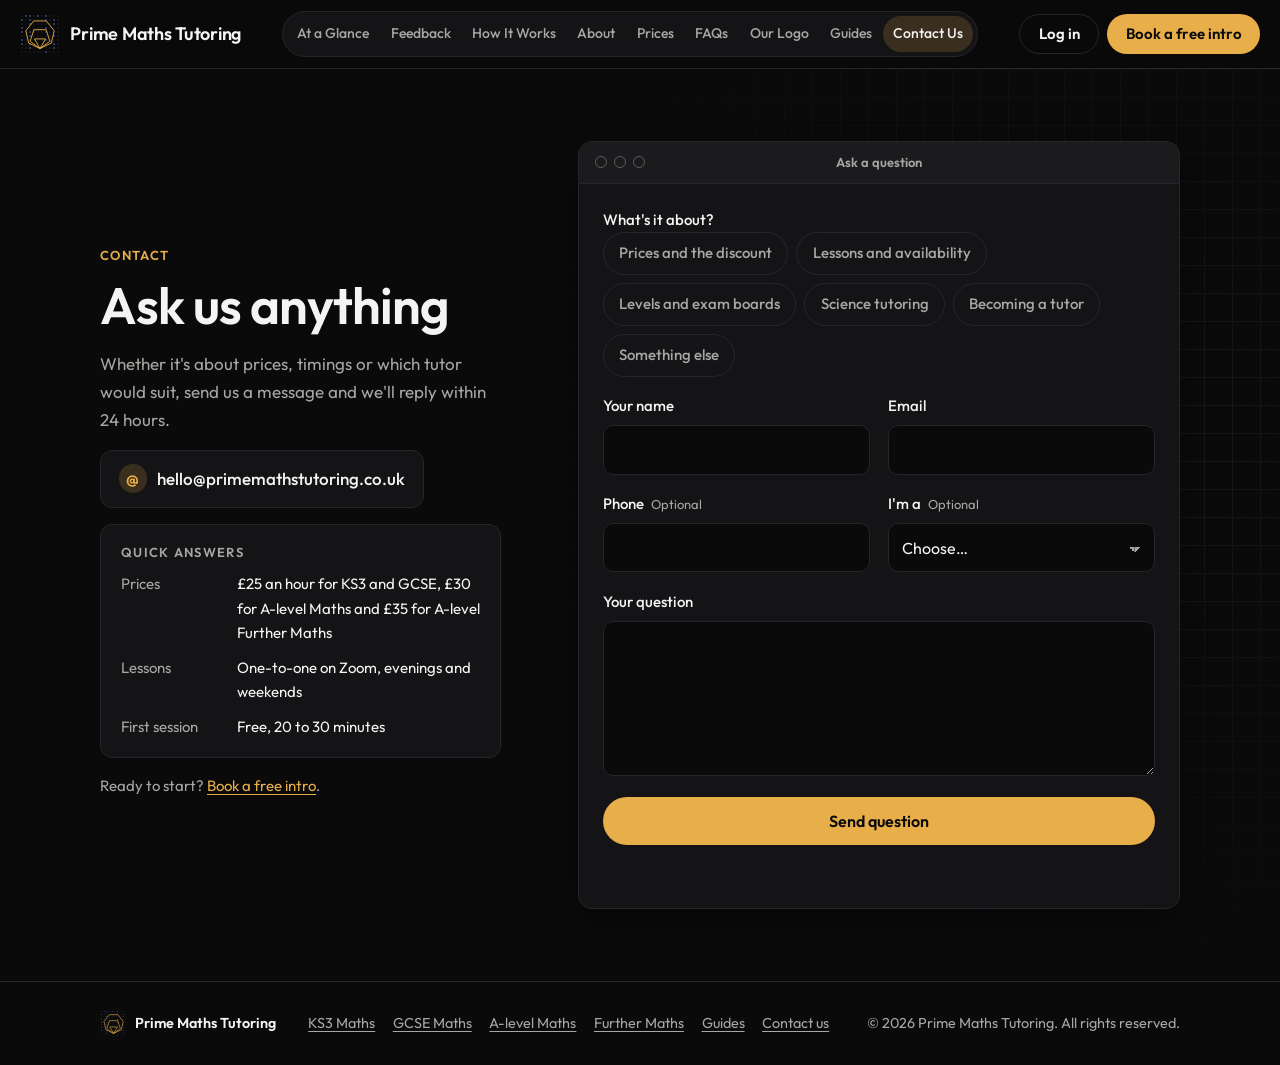
<file: contact.html>
<!doctype html>
<html lang="en-GB">
<head>
<meta charset="utf-8">
<meta name="viewport" content="width=device-width, initial-scale=1, viewport-fit=cover">
<title>Contact | Prime Maths Tutoring</title>
<meta name="description" content="Got a question for Prime Maths Tutoring? Ask about prices, lessons, levels or science tutoring and we'll reply within 24 hours.">
<meta name="theme-color" content="#0A0A0B">
<link rel="icon" href="favicon.svg" type="image/svg+xml">
<link rel="apple-touch-icon" href="images/apple-touch-icon.png">
<meta property="og:type" content="website">
<meta property="og:title" content="Contact | Prime Maths Tutoring">
<meta property="og:description" content="Ask us about prices, lessons, levels or science tutoring. We reply within 24 hours.">
<meta property="og:image" content="https://www.primemathstutoring.co.uk/images/og.png">
<meta property="og:url" content="https://www.primemathstutoring.co.uk/contact">
<link rel="canonical" href="https://www.primemathstutoring.co.uk/contact">
<link rel="preload" href="fonts/outfit.woff2" as="font" type="font/woff2" crossorigin>
<link rel="stylesheet" href="styles.css">
</head>
<body>

<a class="skip" href="#main">Skip to content</a>

<header class="site-header">
  <div class="wrap header-inner">
    <a class="brand" href="/" aria-label="Prime Maths Tutoring, home page">
      <svg class="logo-mark" viewBox="0 0 400 400" aria-hidden="true" focusable="false"><g><circle cx="20" cy="20" r="6.5" class="n"/><circle cx="60" cy="20" r="6.5" class="p"/><circle cx="100" cy="20" r="6.5" class="p"/><circle cx="140" cy="20" r="6.5" class="n"/><circle cx="180" cy="20" r="6.5" class="p"/><circle cx="220" cy="20" r="6.5" class="n"/><circle cx="260" cy="20" r="6.5" class="p"/><circle cx="300" cy="20" r="6.5" class="n"/><circle cx="340" cy="20" r="6.5" class="n"/><circle cx="380" cy="20" r="6.5" class="n"/><circle cx="20" cy="60" r="6.5" class="p"/><circle cx="60" cy="60" r="6.5" class="n"/><circle cx="100" cy="60" r="6.5" class="p"/><circle cx="140" cy="60" r="6.5" class="n"/><circle cx="180" cy="60" r="6.5" class="n"/><circle cx="220" cy="60" r="6.5" class="n"/><circle cx="260" cy="60" r="6.5" class="p"/><circle cx="300" cy="60" r="6.5" class="n"/><circle cx="340" cy="60" r="6.5" class="p"/><circle cx="380" cy="60" r="6.5" class="n"/><circle cx="20" cy="100" r="6.5" class="n"/><circle cx="60" cy="100" r="6.5" class="n"/><circle cx="100" cy="100" r="6.5" class="p"/><circle cx="140" cy="100" r="6.5" class="n"/><circle cx="180" cy="100" r="6.5" class="n"/><circle cx="220" cy="100" r="6.5" class="n"/><circle cx="260" cy="100" r="6.5" class="n"/><circle cx="300" cy="100" r="6.5" class="n"/><circle cx="340" cy="100" r="6.5" class="p"/><circle cx="380" cy="100" r="6.5" class="n"/><circle cx="20" cy="140" r="6.5" class="p"/><circle cx="60" cy="140" r="6.5" class="n"/><circle cx="100" cy="140" r="6.5" class="n"/><circle cx="140" cy="140" r="6.5" class="n"/><circle cx="180" cy="140" r="6.5" class="n"/><circle cx="220" cy="140" r="6.5" class="n"/><circle cx="260" cy="140" r="6.5" class="p"/><circle cx="300" cy="140" r="6.5" class="n"/><circle cx="340" cy="140" r="6.5" class="n"/><circle cx="380" cy="140" r="6.5" class="n"/><circle cx="20" cy="180" r="6.5" class="p"/><circle cx="60" cy="180" r="6.5" class="n"/><circle cx="100" cy="180" r="6.5" class="p"/><circle cx="140" cy="180" r="6.5" class="n"/><circle cx="180" cy="180" r="6.5" class="n"/><circle cx="220" cy="180" r="6.5" class="n"/><circle cx="260" cy="180" r="6.5" class="p"/><circle cx="300" cy="180" r="6.5" class="n"/><circle cx="340" cy="180" r="6.5" class="n"/><circle cx="380" cy="180" r="6.5" class="n"/><circle cx="20" cy="220" r="6.5" class="n"/><circle cx="60" cy="220" r="6.5" class="n"/><circle cx="100" cy="220" r="6.5" class="p"/><circle cx="140" cy="220" r="6.5" class="n"/><circle cx="180" cy="220" r="6.5" class="n"/><circle cx="220" cy="220" r="6.5" class="n"/><circle cx="260" cy="220" r="6.5" class="n"/><circle cx="300" cy="220" r="6.5" class="n"/><circle cx="340" cy="220" r="6.5" class="p"/><circle cx="380" cy="220" r="6.5" class="n"/><circle cx="20" cy="260" r="6.5" class="p"/><circle cx="60" cy="260" r="6.5" class="n"/><circle cx="100" cy="260" r="6.5" class="n"/><circle cx="140" cy="260" r="6.5" class="n"/><circle cx="180" cy="260" r="6.5" class="n"/><circle cx="220" cy="260" r="6.5" class="n"/><circle cx="260" cy="260" r="6.5" class="p"/><circle cx="300" cy="260" r="6.5" class="n"/><circle cx="340" cy="260" r="6.5" class="n"/><circle cx="380" cy="260" r="6.5" class="n"/><circle cx="20" cy="300" r="6.5" class="p"/><circle cx="60" cy="300" r="6.5" class="n"/><circle cx="100" cy="300" r="6.5" class="p"/><circle cx="140" cy="300" r="6.5" class="n"/><circle cx="180" cy="300" r="6.5" class="n"/><circle cx="220" cy="300" r="6.5" class="n"/><circle cx="260" cy="300" r="6.5" class="n"/><circle cx="300" cy="300" r="6.5" class="n"/><circle cx="340" cy="300" r="6.5" class="p"/><circle cx="380" cy="300" r="6.5" class="n"/><circle cx="20" cy="340" r="6.5" class="n"/><circle cx="60" cy="340" r="6.5" class="n"/><circle cx="100" cy="340" r="6.5" class="p"/><circle cx="140" cy="340" r="6.5" class="n"/><circle cx="180" cy="340" r="6.5" class="n"/><circle cx="220" cy="340" r="6.5" class="n"/><circle cx="260" cy="340" r="6.5" class="n"/><circle cx="300" cy="340" r="6.5" class="n"/><circle cx="340" cy="340" r="6.5" class="p"/><circle cx="380" cy="340" r="6.5" class="n"/><circle cx="20" cy="380" r="6.5" class="n"/><circle cx="60" cy="380" r="6.5" class="n"/><circle cx="100" cy="380" r="6.5" class="n"/><circle cx="140" cy="380" r="6.5" class="n"/><circle cx="180" cy="380" r="6.5" class="n"/><circle cx="220" cy="380" r="6.5" class="n"/><circle cx="260" cy="380" r="6.5" class="p"/><circle cx="300" cy="380" r="6.5" class="n"/><circle cx="340" cy="380" r="6.5" class="n"/><circle cx="380" cy="380" r="6.5" class="n"/></g><polygon class="s hept" points="200.0,345.0 86.6,290.4 58.6,167.7 137.1,69.4 262.9,69.4 341.4,167.7 313.4,290.4"/><polygon class="s pent" points="200.0,345.0 101.1,273.1 138.9,156.9 261.1,156.9 298.9,273.1"/><polygon class="s tri" points="200.0,345.0 144.6,249.0 255.4,249.0"/></svg>
      <span class="brand-name"><span>Prime Maths</span> <span>Tutoring</span></span>
    </a>
    <div class="tabs-row">
      <nav class="tabs" aria-label="Main">
        <a href="/" data-section="top">At a Glance</a>
        <a href="/feedback" data-section="reviews">Feedback</a>
        <a href="/how-it-works" data-section="how">How It Works</a>
        <a href="/about" data-section="about">About</a>
        <a href="/prices" data-section="prices">Prices</a>
        <a href="/faqs" data-section="faqs">FAQs</a>
        <a href="/our-logo" data-section="logo">Our Logo</a>
        <a href="/guides">Guides</a>
        <a href="/contact" aria-current="page">Contact Us</a>
      </nav>
    </div>
    <div class="header-actions">
      <a class="btn btn-small btn-ghost btn-login" href="/portal">Log in</a>
      <a class="btn btn-small" href="/book"><span>Book <span class="long-label">a free </span>intro</span></a>
    </div>
  </div>
</header>

<main id="main" class="booking-page">
  <section class="hero">
    <div class="wrap book">
      <div class="book-intro">
        <div class="section-head flush">
          <p class="eyebrow">Contact</p>
          <h1>Ask us anything</h1>
        </div>
        <p>Whether it's about prices, timings or which tutor would suit, send us a message and we'll reply within 24 hours.</p>
        <a class="email-card" href="mailto:hello@primemathstutoring.co.uk">hello@primemathstutoring.co.uk</a>
        <div class="quick">
          <p class="eyebrow">Quick answers</p>
          <dl>
            <div><dt>Prices</dt><dd>£25 an hour for KS3 and GCSE, £30 for A-level Maths and £35 for A-level Further Maths</dd></div>
            <div><dt>Lessons</dt><dd>One-to-one on Zoom, evenings and weekends</dd></div>
            <div><dt>First session</dt><dd>Free, 20 to 30 minutes</dd></div>
          </dl>
        </div>
        <p class="fineprint">Ready to start? <a href="/book">Book a free intro</a>.</p>
      </div>

      <div class="book-panel">
        <div class="window">
          <div class="window-bar">
            <span class="window-dots" aria-hidden="true"><i></i><i></i><i></i></span>
            <span class="window-title">Ask a question</span>
          </div>
          <form class="form" data-subject="New question from the website" data-thanks="thanks" novalidate>
            <fieldset class="field">
              <legend>What's it about?</legend>
              <div class="chips">
              <label class="chip"><input type="radio" name="Topic" value="Prices and the discount" data-topic="prices" required><span>Prices and the discount</span></label>
              <label class="chip"><input type="radio" name="Topic" value="Lessons and availability" data-topic="lessons" required><span>Lessons and availability</span></label>
              <label class="chip"><input type="radio" name="Topic" value="Levels and exam boards" data-topic="levels" required><span>Levels and exam boards</span></label>
              <label class="chip"><input type="radio" name="Topic" value="Science tutoring" data-topic="science" required><span>Science tutoring</span></label>
              <label class="chip"><input type="radio" name="Topic" value="Becoming a tutor" data-topic="tutor" required><span>Becoming a tutor</span></label>
              <label class="chip"><input type="radio" name="Topic" value="Something else" data-topic="other" required><span>Something else</span></label>
              </div>
            </fieldset>
            <div class="field-row">
              <div class="field">
                <label for="q-name">Your name</label>
                <input id="q-name" name="name" autocomplete="name" data-name-field required>
              </div>
              <div class="field">
                <label for="q-email">Email</label>
                <input id="q-email" name="email" type="email" autocomplete="email" required>
              </div>
            </div>
            <div class="field-row">
              <div class="field">
                <label for="q-phone">Phone <span class="optional">Optional</span></label>
                <input id="q-phone" name="Phone" type="tel" autocomplete="tel" inputmode="tel" pattern="[0-9 +\(\)\-]{10,}">
              </div>
              <div class="field">
                <label for="q-who">I'm a <span class="optional">Optional</span></label>
                <select id="q-who" name="I'm a">
                  <option value="">Choose…</option><option>Parent or guardian</option><option>Student</option><option>Other</option>
                </select>
              </div>
            </div>
            <div class="field">
              <label for="q-message">Your question</label>
              <textarea id="q-message" name="message" rows="5" required></textarea>
            </div>
            <input type="checkbox" name="botcheck" class="trap" tabindex="-1" autocomplete="off" aria-hidden="true">
            <button class="btn btn-block" type="submit">Send question</button>
            <p class="form-status" role="status" aria-live="polite"></p>
          </form>
        </div>

        <div class="window thanks" id="thanks" tabindex="-1" hidden>
          <div class="window-bar">
            <span class="window-dots" aria-hidden="true"><i></i><i></i><i></i></span>
            <span class="window-title">Sent</span>
          </div>
          <div class="thanks-body">
            <div class="thanks-mark" aria-hidden="true"><svg class="logo-mark" viewBox="0 0 400 400" aria-hidden="true" focusable="false"><g><circle cx="20" cy="20" r="6.5" class="n"/><circle cx="60" cy="20" r="6.5" class="p"/><circle cx="100" cy="20" r="6.5" class="p"/><circle cx="140" cy="20" r="6.5" class="n"/><circle cx="180" cy="20" r="6.5" class="p"/><circle cx="220" cy="20" r="6.5" class="n"/><circle cx="260" cy="20" r="6.5" class="p"/><circle cx="300" cy="20" r="6.5" class="n"/><circle cx="340" cy="20" r="6.5" class="n"/><circle cx="380" cy="20" r="6.5" class="n"/><circle cx="20" cy="60" r="6.5" class="p"/><circle cx="60" cy="60" r="6.5" class="n"/><circle cx="100" cy="60" r="6.5" class="p"/><circle cx="140" cy="60" r="6.5" class="n"/><circle cx="180" cy="60" r="6.5" class="n"/><circle cx="220" cy="60" r="6.5" class="n"/><circle cx="260" cy="60" r="6.5" class="p"/><circle cx="300" cy="60" r="6.5" class="n"/><circle cx="340" cy="60" r="6.5" class="p"/><circle cx="380" cy="60" r="6.5" class="n"/><circle cx="20" cy="100" r="6.5" class="n"/><circle cx="60" cy="100" r="6.5" class="n"/><circle cx="100" cy="100" r="6.5" class="p"/><circle cx="140" cy="100" r="6.5" class="n"/><circle cx="180" cy="100" r="6.5" class="n"/><circle cx="220" cy="100" r="6.5" class="n"/><circle cx="260" cy="100" r="6.5" class="n"/><circle cx="300" cy="100" r="6.5" class="n"/><circle cx="340" cy="100" r="6.5" class="p"/><circle cx="380" cy="100" r="6.5" class="n"/><circle cx="20" cy="140" r="6.5" class="p"/><circle cx="60" cy="140" r="6.5" class="n"/><circle cx="100" cy="140" r="6.5" class="n"/><circle cx="140" cy="140" r="6.5" class="n"/><circle cx="180" cy="140" r="6.5" class="n"/><circle cx="220" cy="140" r="6.5" class="n"/><circle cx="260" cy="140" r="6.5" class="p"/><circle cx="300" cy="140" r="6.5" class="n"/><circle cx="340" cy="140" r="6.5" class="n"/><circle cx="380" cy="140" r="6.5" class="n"/><circle cx="20" cy="180" r="6.5" class="p"/><circle cx="60" cy="180" r="6.5" class="n"/><circle cx="100" cy="180" r="6.5" class="p"/><circle cx="140" cy="180" r="6.5" class="n"/><circle cx="180" cy="180" r="6.5" class="n"/><circle cx="220" cy="180" r="6.5" class="n"/><circle cx="260" cy="180" r="6.5" class="p"/><circle cx="300" cy="180" r="6.5" class="n"/><circle cx="340" cy="180" r="6.5" class="n"/><circle cx="380" cy="180" r="6.5" class="n"/><circle cx="20" cy="220" r="6.5" class="n"/><circle cx="60" cy="220" r="6.5" class="n"/><circle cx="100" cy="220" r="6.5" class="p"/><circle cx="140" cy="220" r="6.5" class="n"/><circle cx="180" cy="220" r="6.5" class="n"/><circle cx="220" cy="220" r="6.5" class="n"/><circle cx="260" cy="220" r="6.5" class="n"/><circle cx="300" cy="220" r="6.5" class="n"/><circle cx="340" cy="220" r="6.5" class="p"/><circle cx="380" cy="220" r="6.5" class="n"/><circle cx="20" cy="260" r="6.5" class="p"/><circle cx="60" cy="260" r="6.5" class="n"/><circle cx="100" cy="260" r="6.5" class="n"/><circle cx="140" cy="260" r="6.5" class="n"/><circle cx="180" cy="260" r="6.5" class="n"/><circle cx="220" cy="260" r="6.5" class="n"/><circle cx="260" cy="260" r="6.5" class="p"/><circle cx="300" cy="260" r="6.5" class="n"/><circle cx="340" cy="260" r="6.5" class="n"/><circle cx="380" cy="260" r="6.5" class="n"/><circle cx="20" cy="300" r="6.5" class="p"/><circle cx="60" cy="300" r="6.5" class="n"/><circle cx="100" cy="300" r="6.5" class="p"/><circle cx="140" cy="300" r="6.5" class="n"/><circle cx="180" cy="300" r="6.5" class="n"/><circle cx="220" cy="300" r="6.5" class="n"/><circle cx="260" cy="300" r="6.5" class="n"/><circle cx="300" cy="300" r="6.5" class="n"/><circle cx="340" cy="300" r="6.5" class="p"/><circle cx="380" cy="300" r="6.5" class="n"/><circle cx="20" cy="340" r="6.5" class="n"/><circle cx="60" cy="340" r="6.5" class="n"/><circle cx="100" cy="340" r="6.5" class="p"/><circle cx="140" cy="340" r="6.5" class="n"/><circle cx="180" cy="340" r="6.5" class="n"/><circle cx="220" cy="340" r="6.5" class="n"/><circle cx="260" cy="340" r="6.5" class="n"/><circle cx="300" cy="340" r="6.5" class="n"/><circle cx="340" cy="340" r="6.5" class="p"/><circle cx="380" cy="340" r="6.5" class="n"/><circle cx="20" cy="380" r="6.5" class="n"/><circle cx="60" cy="380" r="6.5" class="n"/><circle cx="100" cy="380" r="6.5" class="n"/><circle cx="140" cy="380" r="6.5" class="n"/><circle cx="180" cy="380" r="6.5" class="n"/><circle cx="220" cy="380" r="6.5" class="n"/><circle cx="260" cy="380" r="6.5" class="p"/><circle cx="300" cy="380" r="6.5" class="n"/><circle cx="340" cy="380" r="6.5" class="n"/><circle cx="380" cy="380" r="6.5" class="n"/></g><polygon class="s hept" points="200.0,345.0 86.6,290.4 58.6,167.7 137.1,69.4 262.9,69.4 341.4,167.7 313.4,290.4"/><polygon class="s pent" points="200.0,345.0 101.1,273.1 138.9,156.9 261.1,156.9 298.9,273.1"/><polygon class="s tri" points="200.0,345.0 144.6,249.0 255.4,249.0"/></svg></div>
            <h2>Thanks<span data-name></span>, we've got your message.</h2>
            <p>We'll reply within 24 hours, usually by email.</p>
            <div class="actions">
              <a class="btn" href="/">Back to the site</a>
              <a class="link-arrow" href="/book">Book a free intro</a>
            </div>
          </div>
        </div>
      </div>
    </div>
  </section>
</main>

<footer class="site-footer">
  <div class="wrap footer-inner">
    <p class="footer-brand"><svg class="logo-mark" viewBox="0 0 400 400" aria-hidden="true" focusable="false"><g><circle cx="20" cy="20" r="6.5" class="n"/><circle cx="60" cy="20" r="6.5" class="p"/><circle cx="100" cy="20" r="6.5" class="p"/><circle cx="140" cy="20" r="6.5" class="n"/><circle cx="180" cy="20" r="6.5" class="p"/><circle cx="220" cy="20" r="6.5" class="n"/><circle cx="260" cy="20" r="6.5" class="p"/><circle cx="300" cy="20" r="6.5" class="n"/><circle cx="340" cy="20" r="6.5" class="n"/><circle cx="380" cy="20" r="6.5" class="n"/><circle cx="20" cy="60" r="6.5" class="p"/><circle cx="60" cy="60" r="6.5" class="n"/><circle cx="100" cy="60" r="6.5" class="p"/><circle cx="140" cy="60" r="6.5" class="n"/><circle cx="180" cy="60" r="6.5" class="n"/><circle cx="220" cy="60" r="6.5" class="n"/><circle cx="260" cy="60" r="6.5" class="p"/><circle cx="300" cy="60" r="6.5" class="n"/><circle cx="340" cy="60" r="6.5" class="p"/><circle cx="380" cy="60" r="6.5" class="n"/><circle cx="20" cy="100" r="6.5" class="n"/><circle cx="60" cy="100" r="6.5" class="n"/><circle cx="100" cy="100" r="6.5" class="p"/><circle cx="140" cy="100" r="6.5" class="n"/><circle cx="180" cy="100" r="6.5" class="n"/><circle cx="220" cy="100" r="6.5" class="n"/><circle cx="260" cy="100" r="6.5" class="n"/><circle cx="300" cy="100" r="6.5" class="n"/><circle cx="340" cy="100" r="6.5" class="p"/><circle cx="380" cy="100" r="6.5" class="n"/><circle cx="20" cy="140" r="6.5" class="p"/><circle cx="60" cy="140" r="6.5" class="n"/><circle cx="100" cy="140" r="6.5" class="n"/><circle cx="140" cy="140" r="6.5" class="n"/><circle cx="180" cy="140" r="6.5" class="n"/><circle cx="220" cy="140" r="6.5" class="n"/><circle cx="260" cy="140" r="6.5" class="p"/><circle cx="300" cy="140" r="6.5" class="n"/><circle cx="340" cy="140" r="6.5" class="n"/><circle cx="380" cy="140" r="6.5" class="n"/><circle cx="20" cy="180" r="6.5" class="p"/><circle cx="60" cy="180" r="6.5" class="n"/><circle cx="100" cy="180" r="6.5" class="p"/><circle cx="140" cy="180" r="6.5" class="n"/><circle cx="180" cy="180" r="6.5" class="n"/><circle cx="220" cy="180" r="6.5" class="n"/><circle cx="260" cy="180" r="6.5" class="p"/><circle cx="300" cy="180" r="6.5" class="n"/><circle cx="340" cy="180" r="6.5" class="n"/><circle cx="380" cy="180" r="6.5" class="n"/><circle cx="20" cy="220" r="6.5" class="n"/><circle cx="60" cy="220" r="6.5" class="n"/><circle cx="100" cy="220" r="6.5" class="p"/><circle cx="140" cy="220" r="6.5" class="n"/><circle cx="180" cy="220" r="6.5" class="n"/><circle cx="220" cy="220" r="6.5" class="n"/><circle cx="260" cy="220" r="6.5" class="n"/><circle cx="300" cy="220" r="6.5" class="n"/><circle cx="340" cy="220" r="6.5" class="p"/><circle cx="380" cy="220" r="6.5" class="n"/><circle cx="20" cy="260" r="6.5" class="p"/><circle cx="60" cy="260" r="6.5" class="n"/><circle cx="100" cy="260" r="6.5" class="n"/><circle cx="140" cy="260" r="6.5" class="n"/><circle cx="180" cy="260" r="6.5" class="n"/><circle cx="220" cy="260" r="6.5" class="n"/><circle cx="260" cy="260" r="6.5" class="p"/><circle cx="300" cy="260" r="6.5" class="n"/><circle cx="340" cy="260" r="6.5" class="n"/><circle cx="380" cy="260" r="6.5" class="n"/><circle cx="20" cy="300" r="6.5" class="p"/><circle cx="60" cy="300" r="6.5" class="n"/><circle cx="100" cy="300" r="6.5" class="p"/><circle cx="140" cy="300" r="6.5" class="n"/><circle cx="180" cy="300" r="6.5" class="n"/><circle cx="220" cy="300" r="6.5" class="n"/><circle cx="260" cy="300" r="6.5" class="n"/><circle cx="300" cy="300" r="6.5" class="n"/><circle cx="340" cy="300" r="6.5" class="p"/><circle cx="380" cy="300" r="6.5" class="n"/><circle cx="20" cy="340" r="6.5" class="n"/><circle cx="60" cy="340" r="6.5" class="n"/><circle cx="100" cy="340" r="6.5" class="p"/><circle cx="140" cy="340" r="6.5" class="n"/><circle cx="180" cy="340" r="6.5" class="n"/><circle cx="220" cy="340" r="6.5" class="n"/><circle cx="260" cy="340" r="6.5" class="n"/><circle cx="300" cy="340" r="6.5" class="n"/><circle cx="340" cy="340" r="6.5" class="p"/><circle cx="380" cy="340" r="6.5" class="n"/><circle cx="20" cy="380" r="6.5" class="n"/><circle cx="60" cy="380" r="6.5" class="n"/><circle cx="100" cy="380" r="6.5" class="n"/><circle cx="140" cy="380" r="6.5" class="n"/><circle cx="180" cy="380" r="6.5" class="n"/><circle cx="220" cy="380" r="6.5" class="n"/><circle cx="260" cy="380" r="6.5" class="p"/><circle cx="300" cy="380" r="6.5" class="n"/><circle cx="340" cy="380" r="6.5" class="n"/><circle cx="380" cy="380" r="6.5" class="n"/></g><polygon class="s hept" points="200.0,345.0 86.6,290.4 58.6,167.7 137.1,69.4 262.9,69.4 341.4,167.7 313.4,290.4"/><polygon class="s pent" points="200.0,345.0 101.1,273.1 138.9,156.9 261.1,156.9 298.9,273.1"/><polygon class="s tri" points="200.0,345.0 144.6,249.0 255.4,249.0"/></svg>Prime Maths Tutoring</p>
    <nav class="footer-nav" aria-label="More from Prime Maths Tutoring">
      <a class="footer-link" href="/ks3-maths-tutor">KS3 Maths</a>
      <a class="footer-link" href="/gcse-maths-tutor">GCSE Maths</a>
      <a class="footer-link" href="/a-level-maths-tutor">A-level Maths</a>
      <a class="footer-link" href="/further-maths-tutor">Further Maths</a>
      <a class="footer-link" href="/guides">Guides</a>
      <a class="footer-link" href="/contact">Contact us</a>
    </nav>
    <p class="copyright">&copy; <span id="year">2026</span> Prime Maths Tutoring. All rights reserved.</p>
  </div>
</footer>

<script src="site.js" defer></script>
</body>
</html>
</file>
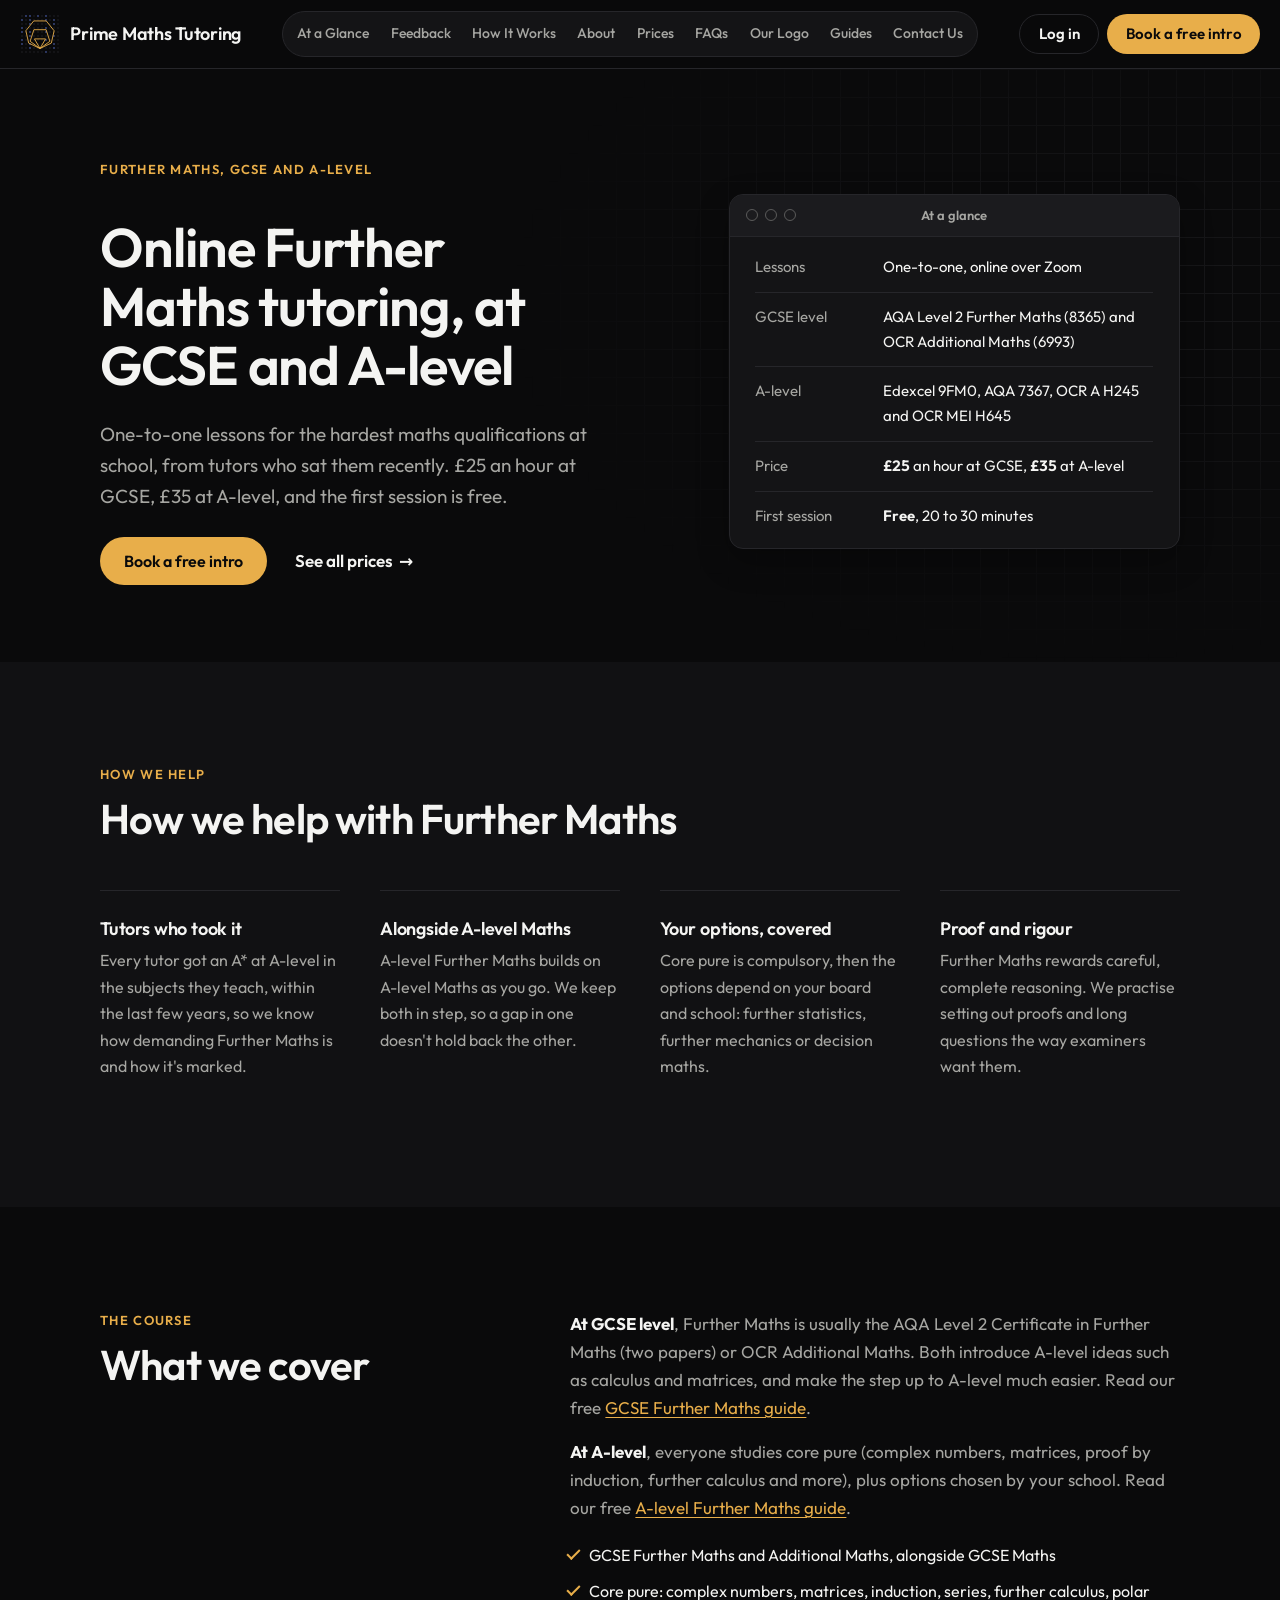
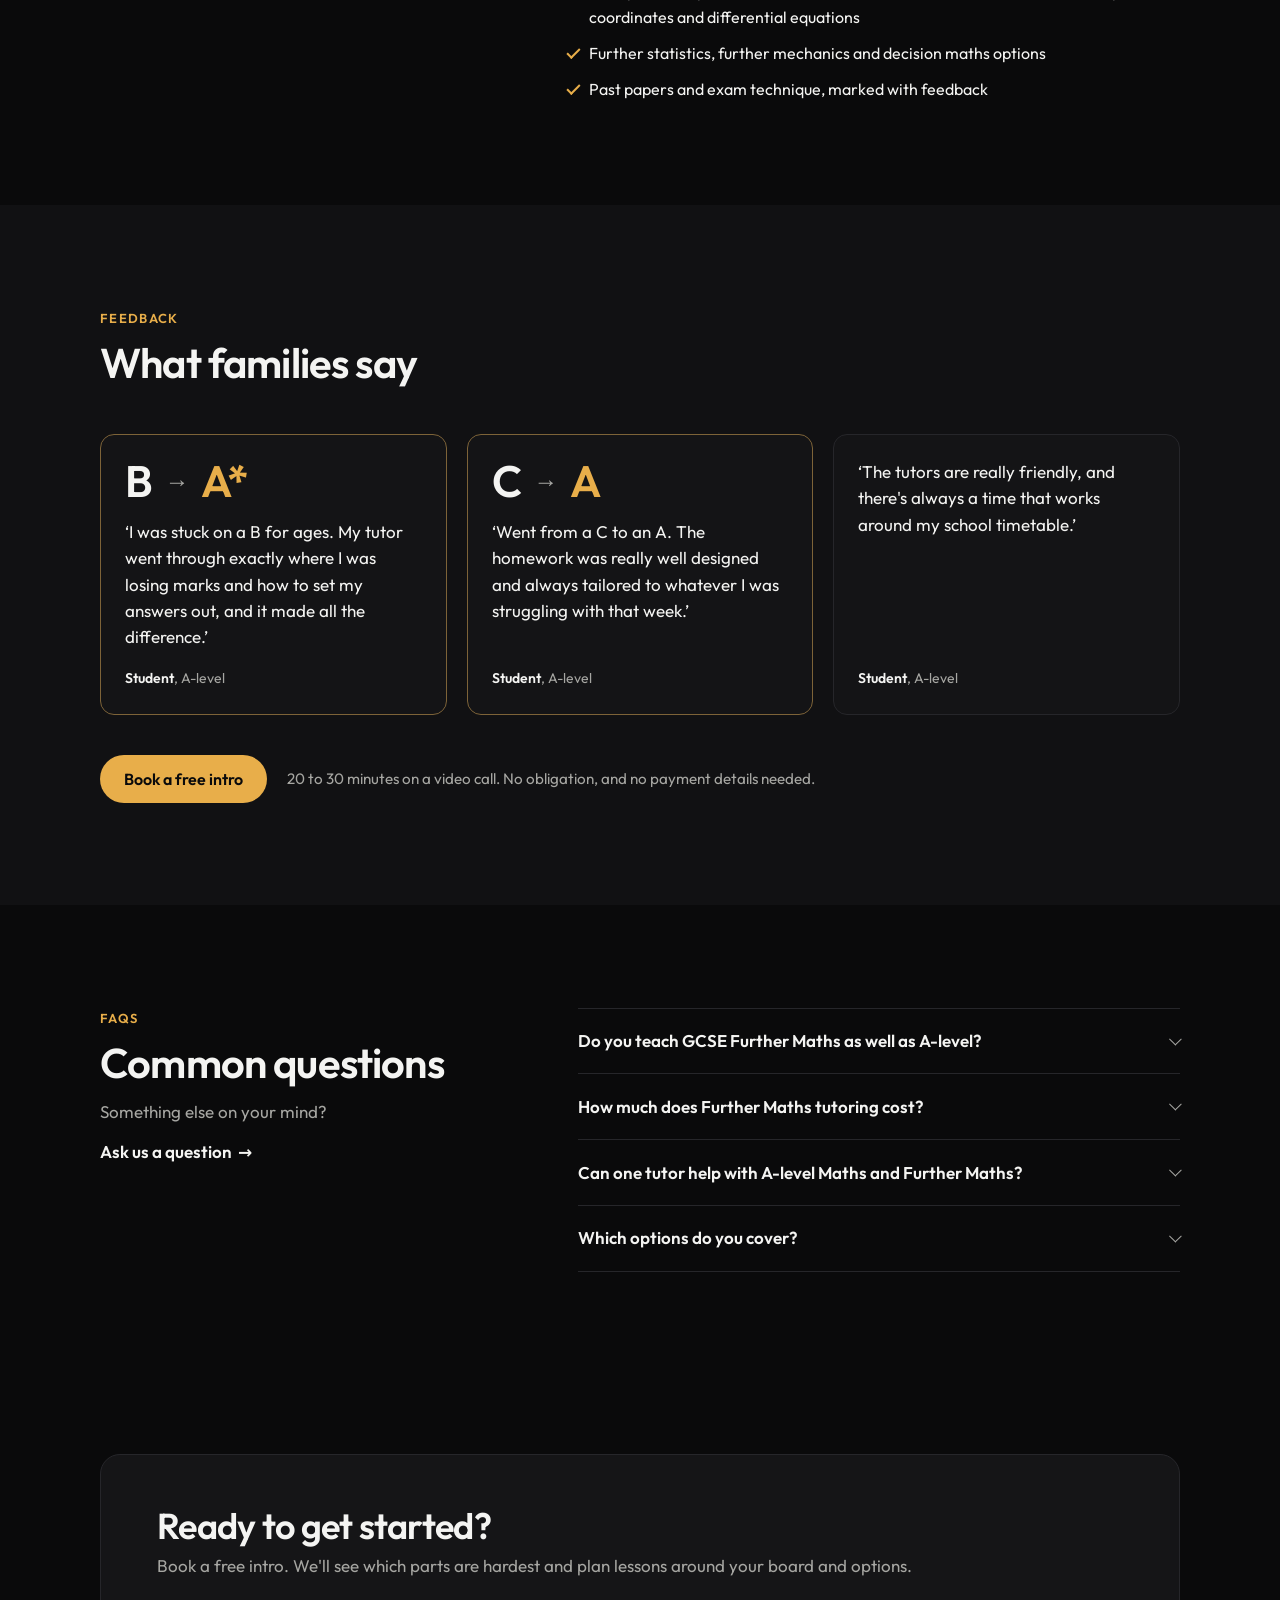
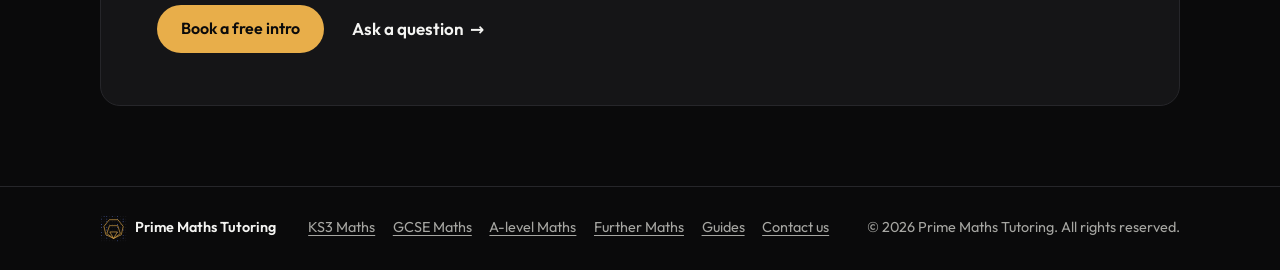
<file: further-maths-tutor.html>
<!doctype html>
<html lang="en-GB">
<head>
<meta charset="utf-8">
<meta name="viewport" content="width=device-width, initial-scale=1, viewport-fit=cover">
<title>Online Further Maths Tutor, GCSE and A-level | Prime Maths Tutoring</title>
<meta name="description" content="One-to-one online Further Maths tutoring for GCSE (AQA Level 2, OCR Additional Maths) and A-level (Edexcel, AQA, OCR), from tutors who sat it recently. First session free.">
<meta name="theme-color" content="#0A0A0B">
<link rel="icon" href="/favicon.svg" type="image/svg+xml">
<link rel="apple-touch-icon" href="/images/apple-touch-icon.png">
<meta property="og:type" content="website">
<meta property="og:site_name" content="Prime Maths Tutoring">
<meta property="og:locale" content="en_GB">
<meta property="og:title" content="Online Further Maths Tutor, GCSE and A-level | Prime Maths Tutoring">
<meta property="og:description" content="One-to-one online Further Maths tutoring for GCSE (AQA Level 2, OCR Additional Maths) and A-level (Edexcel, AQA, OCR), from tutors who sat it recently. First session free.">
<meta property="og:image" content="https://www.primemathstutoring.co.uk/images/og.png">
<meta property="og:url" content="https://www.primemathstutoring.co.uk/further-maths-tutor">
<link rel="canonical" href="https://www.primemathstutoring.co.uk/further-maths-tutor">
<link rel="preload" href="/fonts/outfit.woff2" as="font" type="font/woff2" crossorigin>
<link rel="stylesheet" href="/styles.css">
<script type="application/ld+json">
{
  "@context": "https://schema.org",
  "@graph": [
    {
      "@type": "Service",
      "@id": "https://www.primemathstutoring.co.uk/further-maths-tutor#service",
      "name": "Online Further Maths tutoring, at GCSE and A-level",
      "serviceType": "Further Maths tutoring",
      "url": "https://www.primemathstutoring.co.uk/further-maths-tutor",
      "description": "One-to-one online Further Maths tutoring for GCSE (AQA Level 2, OCR Additional Maths) and A-level (Edexcel, AQA, OCR), from tutors who sat it recently. First session free.",
      "provider": {
        "@id": "https://www.primemathstutoring.co.uk/#org"
      },
      "areaServed": {
        "@type": "Country",
        "name": "United Kingdom"
      },
      "availableChannel": {
        "@type": "ServiceChannel",
        "serviceType": "Online one-to-one lessons over Zoom",
        "serviceUrl": "https://www.primemathstutoring.co.uk/book"
      }
    },
    {
      "@type": "FAQPage",
      "@id": "https://www.primemathstutoring.co.uk/further-maths-tutor#faqs",
      "mainEntity": [
        {
          "@type": "Question",
          "name": "Do you teach GCSE Further Maths as well as A-level?",
          "acceptedAnswer": {
            "@type": "Answer",
            "text": "Yes. At GCSE level we teach the AQA Level 2 Certificate in Further Maths and OCR Additional Maths, and at A-level we teach Further Maths on Edexcel, AQA, OCR A and OCR MEI."
          }
        },
        {
          "@type": "Question",
          "name": "How much does Further Maths tutoring cost?",
          "acceptedAnswer": {
            "@type": "Answer",
            "text": "£25 an hour for GCSE Further Maths and £35 an hour for A-level Further Maths, paid per lesson with no long-term contract. The first session is free."
          }
        },
        {
          "@type": "Question",
          "name": "Can one tutor help with A-level Maths and Further Maths?",
          "acceptedAnswer": {
            "@type": "Answer",
            "text": "Yes. Most Further Maths students take both, and it helps to have one tutor who can see the whole picture."
          }
        },
        {
          "@type": "Question",
          "name": "Which options do you cover?",
          "acceptedAnswer": {
            "@type": "Answer",
            "text": "All of the common ones: further statistics, further mechanics and decision maths. Tell us your board and options when you book."
          }
        }
      ]
    },
    {
      "@type": "BreadcrumbList",
      "itemListElement": [
        {
          "@type": "ListItem",
          "position": 1,
          "name": "Home",
          "item": "https://www.primemathstutoring.co.uk/"
        },
        {
          "@type": "ListItem",
          "position": 2,
          "name": "Further Maths",
          "item": "https://www.primemathstutoring.co.uk/further-maths-tutor"
        }
      ]
    }
  ]
}
</script>
</head>
<body>

<a class="skip" href="#main">Skip to content</a>

<header class="site-header">
  <div class="wrap header-inner">
    <a class="brand" href="/" aria-label="Prime Maths Tutoring, home page">
      <svg class="logo-mark" viewBox="0 0 400 400" aria-hidden="true" focusable="false"><g><circle cx="20" cy="20" r="6.5" class="n"/><circle cx="60" cy="20" r="6.5" class="p"/><circle cx="100" cy="20" r="6.5" class="p"/><circle cx="140" cy="20" r="6.5" class="n"/><circle cx="180" cy="20" r="6.5" class="p"/><circle cx="220" cy="20" r="6.5" class="n"/><circle cx="260" cy="20" r="6.5" class="p"/><circle cx="300" cy="20" r="6.5" class="n"/><circle cx="340" cy="20" r="6.5" class="n"/><circle cx="380" cy="20" r="6.5" class="n"/><circle cx="20" cy="60" r="6.5" class="p"/><circle cx="60" cy="60" r="6.5" class="n"/><circle cx="100" cy="60" r="6.5" class="p"/><circle cx="140" cy="60" r="6.5" class="n"/><circle cx="180" cy="60" r="6.5" class="n"/><circle cx="220" cy="60" r="6.5" class="n"/><circle cx="260" cy="60" r="6.5" class="p"/><circle cx="300" cy="60" r="6.5" class="n"/><circle cx="340" cy="60" r="6.5" class="p"/><circle cx="380" cy="60" r="6.5" class="n"/><circle cx="20" cy="100" r="6.5" class="n"/><circle cx="60" cy="100" r="6.5" class="n"/><circle cx="100" cy="100" r="6.5" class="p"/><circle cx="140" cy="100" r="6.5" class="n"/><circle cx="180" cy="100" r="6.5" class="n"/><circle cx="220" cy="100" r="6.5" class="n"/><circle cx="260" cy="100" r="6.5" class="n"/><circle cx="300" cy="100" r="6.5" class="n"/><circle cx="340" cy="100" r="6.5" class="p"/><circle cx="380" cy="100" r="6.5" class="n"/><circle cx="20" cy="140" r="6.5" class="p"/><circle cx="60" cy="140" r="6.5" class="n"/><circle cx="100" cy="140" r="6.5" class="n"/><circle cx="140" cy="140" r="6.5" class="n"/><circle cx="180" cy="140" r="6.5" class="n"/><circle cx="220" cy="140" r="6.5" class="n"/><circle cx="260" cy="140" r="6.5" class="p"/><circle cx="300" cy="140" r="6.5" class="n"/><circle cx="340" cy="140" r="6.5" class="n"/><circle cx="380" cy="140" r="6.5" class="n"/><circle cx="20" cy="180" r="6.5" class="p"/><circle cx="60" cy="180" r="6.5" class="n"/><circle cx="100" cy="180" r="6.5" class="p"/><circle cx="140" cy="180" r="6.5" class="n"/><circle cx="180" cy="180" r="6.5" class="n"/><circle cx="220" cy="180" r="6.5" class="n"/><circle cx="260" cy="180" r="6.5" class="p"/><circle cx="300" cy="180" r="6.5" class="n"/><circle cx="340" cy="180" r="6.5" class="n"/><circle cx="380" cy="180" r="6.5" class="n"/><circle cx="20" cy="220" r="6.5" class="n"/><circle cx="60" cy="220" r="6.5" class="n"/><circle cx="100" cy="220" r="6.5" class="p"/><circle cx="140" cy="220" r="6.5" class="n"/><circle cx="180" cy="220" r="6.5" class="n"/><circle cx="220" cy="220" r="6.5" class="n"/><circle cx="260" cy="220" r="6.5" class="n"/><circle cx="300" cy="220" r="6.5" class="n"/><circle cx="340" cy="220" r="6.5" class="p"/><circle cx="380" cy="220" r="6.5" class="n"/><circle cx="20" cy="260" r="6.5" class="p"/><circle cx="60" cy="260" r="6.5" class="n"/><circle cx="100" cy="260" r="6.5" class="n"/><circle cx="140" cy="260" r="6.5" class="n"/><circle cx="180" cy="260" r="6.5" class="n"/><circle cx="220" cy="260" r="6.5" class="n"/><circle cx="260" cy="260" r="6.5" class="p"/><circle cx="300" cy="260" r="6.5" class="n"/><circle cx="340" cy="260" r="6.5" class="n"/><circle cx="380" cy="260" r="6.5" class="n"/><circle cx="20" cy="300" r="6.5" class="p"/><circle cx="60" cy="300" r="6.5" class="n"/><circle cx="100" cy="300" r="6.5" class="p"/><circle cx="140" cy="300" r="6.5" class="n"/><circle cx="180" cy="300" r="6.5" class="n"/><circle cx="220" cy="300" r="6.5" class="n"/><circle cx="260" cy="300" r="6.5" class="n"/><circle cx="300" cy="300" r="6.5" class="n"/><circle cx="340" cy="300" r="6.5" class="p"/><circle cx="380" cy="300" r="6.5" class="n"/><circle cx="20" cy="340" r="6.5" class="n"/><circle cx="60" cy="340" r="6.5" class="n"/><circle cx="100" cy="340" r="6.5" class="p"/><circle cx="140" cy="340" r="6.5" class="n"/><circle cx="180" cy="340" r="6.5" class="n"/><circle cx="220" cy="340" r="6.5" class="n"/><circle cx="260" cy="340" r="6.5" class="n"/><circle cx="300" cy="340" r="6.5" class="n"/><circle cx="340" cy="340" r="6.5" class="p"/><circle cx="380" cy="340" r="6.5" class="n"/><circle cx="20" cy="380" r="6.5" class="n"/><circle cx="60" cy="380" r="6.5" class="n"/><circle cx="100" cy="380" r="6.5" class="n"/><circle cx="140" cy="380" r="6.5" class="n"/><circle cx="180" cy="380" r="6.5" class="n"/><circle cx="220" cy="380" r="6.5" class="n"/><circle cx="260" cy="380" r="6.5" class="p"/><circle cx="300" cy="380" r="6.5" class="n"/><circle cx="340" cy="380" r="6.5" class="n"/><circle cx="380" cy="380" r="6.5" class="n"/></g><polygon class="s hept" points="200.0,345.0 86.6,290.4 58.6,167.7 137.1,69.4 262.9,69.4 341.4,167.7 313.4,290.4"/><polygon class="s pent" points="200.0,345.0 101.1,273.1 138.9,156.9 261.1,156.9 298.9,273.1"/><polygon class="s tri" points="200.0,345.0 144.6,249.0 255.4,249.0"/></svg>
      <span class="brand-name"><span>Prime Maths</span> <span>Tutoring</span></span>
    </a>
    <div class="tabs-row">
      <nav class="tabs" aria-label="Main">
        <a href="/" data-section="top">At a Glance</a>
        <a href="/feedback" data-section="reviews">Feedback</a>
        <a href="/how-it-works" data-section="how">How It Works</a>
        <a href="/about" data-section="about">About</a>
        <a href="/prices" data-section="prices">Prices</a>
        <a href="/faqs" data-section="faqs">FAQs</a>
        <a href="/our-logo" data-section="logo">Our Logo</a>
        <a href="/guides">Guides</a>
        <a href="/contact">Contact Us</a>
      </nav>
    </div>
    <div class="header-actions">
      <a class="btn btn-small btn-ghost btn-login" href="/portal">Log in</a>
      <a class="btn btn-small" href="/book"><span>Book <span class="long-label">a free </span>intro</span></a>
    </div>
  </div>
</header>

<main id="main" class="level-page">
  <section class="hero">
    <div class="wrap hero-grid">
      <div class="hero-copy">
        <p class="eyebrow">Further Maths, GCSE and A-level</p>
        <h1>Online Further Maths tutoring, at GCSE and A-level</h1>
        <p class="lede">One-to-one lessons for the hardest maths qualifications at school, from tutors who sat them recently. £25 an hour at GCSE, £35 at A-level, and the first session is free.</p>
        <div class="actions">
          <a class="btn" href="/book?subject=A-level%20Further%20Maths">Book a free intro</a>
          <a class="link-arrow" href="/prices">See all prices</a>
        </div>
      </div>
      <aside class="glance window" aria-labelledby="glance-title">
        <div class="window-bar">
          <span class="window-dots" aria-hidden="true"><i></i><i></i><i></i></span>
          <h2 id="glance-title" class="window-title">At a glance</h2>
        </div>
        <dl class="window-body">
          <div><dt>Lessons</dt><dd>One-to-one, online over Zoom</dd></div>
          <div><dt>GCSE level</dt><dd>AQA Level 2 Further Maths (8365) and OCR Additional Maths (6993)</dd></div>
          <div><dt>A-level</dt><dd>Edexcel 9FM0, AQA 7367, OCR A H245 and OCR MEI H645</dd></div>
          <div><dt>Price</dt><dd><strong>£25</strong> an hour at GCSE, <strong>£35</strong> at A-level</dd></div>
          <div><dt>First session</dt><dd><strong>Free</strong>, 20 to 30 minutes</dd></div>
        </dl>
      </aside>
    </div>
  </section>

  <section class="section section-tint" aria-labelledby="why-title">
    <div class="wrap">
      <div class="section-head">
        <p class="eyebrow">How we help</p>
        <h2 id="why-title">How we help with Further Maths</h2>
      </div>
      <ul class="points">
        <li>
          <h3>Tutors who took it</h3>
          <p>Every tutor got an A* at A-level in the subjects they teach, within the last few years, so we know how demanding Further Maths is and how it's marked.</p>
        </li>
        <li>
          <h3>Alongside A-level Maths</h3>
          <p>A-level Further Maths builds on A-level Maths as you go. We keep both in step, so a gap in one doesn't hold back the other.</p>
        </li>
        <li>
          <h3>Your options, covered</h3>
          <p>Core pure is compulsory, then the options depend on your board and school: further statistics, further mechanics or decision maths.</p>
        </li>
        <li>
          <h3>Proof and rigour</h3>
          <p>Further Maths rewards careful, complete reasoning. We practise setting out proofs and long questions the way examiners want them.</p>
        </li>
      </ul>
    </div>
  </section>

  <section class="section" aria-labelledby="cover-title">
    <div class="wrap level-cover">
      <div class="section-head flush">
        <p class="eyebrow">The course</p>
        <h2 id="cover-title">What we cover</h2>
      </div>
      <div class="level-cover-body">
        <p><strong>At GCSE level</strong>, Further Maths is usually the AQA Level 2 Certificate in Further Maths (two papers) or OCR Additional Maths. Both introduce A-level ideas such as calculus and matrices, and make the step up to A-level much easier. Read our free <a href="/guides/gcse-further-maths">GCSE Further Maths guide</a>.</p><p><strong>At A-level</strong>, everyone studies core pure (complex numbers, matrices, proof by induction, further calculus and more), plus options chosen by your school. Read our free <a href="/guides/a-level-further-maths">A-level Further Maths guide</a>.</p>
        <ul class="checks">
          <li>GCSE Further Maths and Additional Maths, alongside GCSE Maths</li>
          <li>Core pure: complex numbers, matrices, induction, series, further calculus, polar coordinates and differential equations</li>
          <li>Further statistics, further mechanics and decision maths options</li>
          <li>Past papers and exam technique, marked with feedback</li>
        </ul>
      </div>
    </div>
  </section>

  <section class="section section-tint" aria-labelledby="quotes-title">
    <div class="wrap">
      <div class="section-head">
        <p class="eyebrow">Feedback</p>
        <h2 id="quotes-title">What families say</h2>
      </div>
      <ul class="level-quotes">
        <li class="review review-result"><p class="grade"><span>B</span><span class="arrow" aria-label="to">&rarr;</span><span>A*</span></p><blockquote><p>I was stuck on a B for ages. My tutor went through exactly where I was losing marks and how to set my answers out, and it made all the difference.</p></blockquote><p class="review-meta"><strong>Student</strong>, A-level</p></li>
        <li class="review review-result"><p class="grade"><span>C</span><span class="arrow" aria-label="to">&rarr;</span><span>A</span></p><blockquote><p>Went from a C to an A. The homework was really well designed and always tailored to whatever I was struggling with that week.</p></blockquote><p class="review-meta"><strong>Student</strong>, A-level</p></li>
        <li class="review"><blockquote><p>The tutors are really friendly, and there's always a time that works around my school timetable.</p></blockquote><p class="review-meta"><strong>Student</strong>, A-level</p></li>
      </ul>
      <div class="section-cta">
        <a class="btn" href="/book?subject=A-level%20Further%20Maths">Book a free intro</a>
        <p>20 to 30 minutes on a video call. No obligation, and no payment details needed.</p>
      </div>
    </div>
  </section>

  <section class="section" aria-labelledby="faqs-title">
    <div class="wrap faqs">
      <div class="section-head">
        <p class="eyebrow">FAQs</p>
        <h2 id="faqs-title">Common questions</h2>
        <p>Something else on your mind?</p>
        <a class="link-arrow" href="/contact">Ask us a question</a>
      </div>
      <div class="faq-list">
        <details>
          <summary>Do you teach GCSE Further Maths as well as A-level?</summary>
          <p>Yes. At GCSE level we teach the AQA Level 2 Certificate in Further Maths and OCR Additional Maths, and at A-level we teach Further Maths on Edexcel, AQA, OCR A and OCR MEI.</p>
        </details>
        <details>
          <summary>How much does Further Maths tutoring cost?</summary>
          <p>£25 an hour for GCSE Further Maths and £35 an hour for A-level Further Maths, paid per lesson with no long-term contract. The first session is free.</p>
        </details>
        <details>
          <summary>Can one tutor help with A-level Maths and Further Maths?</summary>
          <p>Yes. Most Further Maths students take both, and it helps to have one tutor who can see the whole picture.</p>
        </details>
        <details>
          <summary>Which options do you cover?</summary>
          <p>All of the common ones: further statistics, further mechanics and decision maths. Tell us your board and options when you book.</p>
        </details>
      </div>
    </div>
  </section>

  <section class="closing">
    <div class="wrap">
      <div class="closing-inner">
        <div>
          <h2>Ready to get started?</h2>
          <p>Book a free intro. We'll see which parts are hardest and plan lessons around your board and options.</p>
        </div>
        <div class="actions">
          <a class="btn" href="/book?subject=A-level%20Further%20Maths">Book a free intro</a>
          <a class="link-arrow" href="/contact">Ask a question</a>
        </div>
      </div>
    </div>
  </section>
</main>

<!-- On phones: a slim booking bar that appears once the top of the page has scrolled away -->
<div class="cta-bar" id="cta-bar" hidden>
  <p><strong>Free intro</strong><span>20 to 30 minutes, no obligation</span></p>
  <a class="btn btn-small" href="/book?subject=A-level%20Further%20Maths">Book a free intro</a>
</div>

<footer class="site-footer">
  <div class="wrap footer-inner">
    <p class="footer-brand"><svg class="logo-mark" viewBox="0 0 400 400" aria-hidden="true" focusable="false"><g><circle cx="20" cy="20" r="6.5" class="n"/><circle cx="60" cy="20" r="6.5" class="p"/><circle cx="100" cy="20" r="6.5" class="p"/><circle cx="140" cy="20" r="6.5" class="n"/><circle cx="180" cy="20" r="6.5" class="p"/><circle cx="220" cy="20" r="6.5" class="n"/><circle cx="260" cy="20" r="6.5" class="p"/><circle cx="300" cy="20" r="6.5" class="n"/><circle cx="340" cy="20" r="6.5" class="n"/><circle cx="380" cy="20" r="6.5" class="n"/><circle cx="20" cy="60" r="6.5" class="p"/><circle cx="60" cy="60" r="6.5" class="n"/><circle cx="100" cy="60" r="6.5" class="p"/><circle cx="140" cy="60" r="6.5" class="n"/><circle cx="180" cy="60" r="6.5" class="n"/><circle cx="220" cy="60" r="6.5" class="n"/><circle cx="260" cy="60" r="6.5" class="p"/><circle cx="300" cy="60" r="6.5" class="n"/><circle cx="340" cy="60" r="6.5" class="p"/><circle cx="380" cy="60" r="6.5" class="n"/><circle cx="20" cy="100" r="6.5" class="n"/><circle cx="60" cy="100" r="6.5" class="n"/><circle cx="100" cy="100" r="6.5" class="p"/><circle cx="140" cy="100" r="6.5" class="n"/><circle cx="180" cy="100" r="6.5" class="n"/><circle cx="220" cy="100" r="6.5" class="n"/><circle cx="260" cy="100" r="6.5" class="n"/><circle cx="300" cy="100" r="6.5" class="n"/><circle cx="340" cy="100" r="6.5" class="p"/><circle cx="380" cy="100" r="6.5" class="n"/><circle cx="20" cy="140" r="6.5" class="p"/><circle cx="60" cy="140" r="6.5" class="n"/><circle cx="100" cy="140" r="6.5" class="n"/><circle cx="140" cy="140" r="6.5" class="n"/><circle cx="180" cy="140" r="6.5" class="n"/><circle cx="220" cy="140" r="6.5" class="n"/><circle cx="260" cy="140" r="6.5" class="p"/><circle cx="300" cy="140" r="6.5" class="n"/><circle cx="340" cy="140" r="6.5" class="n"/><circle cx="380" cy="140" r="6.5" class="n"/><circle cx="20" cy="180" r="6.5" class="p"/><circle cx="60" cy="180" r="6.5" class="n"/><circle cx="100" cy="180" r="6.5" class="p"/><circle cx="140" cy="180" r="6.5" class="n"/><circle cx="180" cy="180" r="6.5" class="n"/><circle cx="220" cy="180" r="6.5" class="n"/><circle cx="260" cy="180" r="6.5" class="p"/><circle cx="300" cy="180" r="6.5" class="n"/><circle cx="340" cy="180" r="6.5" class="n"/><circle cx="380" cy="180" r="6.5" class="n"/><circle cx="20" cy="220" r="6.5" class="n"/><circle cx="60" cy="220" r="6.5" class="n"/><circle cx="100" cy="220" r="6.5" class="p"/><circle cx="140" cy="220" r="6.5" class="n"/><circle cx="180" cy="220" r="6.5" class="n"/><circle cx="220" cy="220" r="6.5" class="n"/><circle cx="260" cy="220" r="6.5" class="n"/><circle cx="300" cy="220" r="6.5" class="n"/><circle cx="340" cy="220" r="6.5" class="p"/><circle cx="380" cy="220" r="6.5" class="n"/><circle cx="20" cy="260" r="6.5" class="p"/><circle cx="60" cy="260" r="6.5" class="n"/><circle cx="100" cy="260" r="6.5" class="n"/><circle cx="140" cy="260" r="6.5" class="n"/><circle cx="180" cy="260" r="6.5" class="n"/><circle cx="220" cy="260" r="6.5" class="n"/><circle cx="260" cy="260" r="6.5" class="p"/><circle cx="300" cy="260" r="6.5" class="n"/><circle cx="340" cy="260" r="6.5" class="n"/><circle cx="380" cy="260" r="6.5" class="n"/><circle cx="20" cy="300" r="6.5" class="p"/><circle cx="60" cy="300" r="6.5" class="n"/><circle cx="100" cy="300" r="6.5" class="p"/><circle cx="140" cy="300" r="6.5" class="n"/><circle cx="180" cy="300" r="6.5" class="n"/><circle cx="220" cy="300" r="6.5" class="n"/><circle cx="260" cy="300" r="6.5" class="n"/><circle cx="300" cy="300" r="6.5" class="n"/><circle cx="340" cy="300" r="6.5" class="p"/><circle cx="380" cy="300" r="6.5" class="n"/><circle cx="20" cy="340" r="6.5" class="n"/><circle cx="60" cy="340" r="6.5" class="n"/><circle cx="100" cy="340" r="6.5" class="p"/><circle cx="140" cy="340" r="6.5" class="n"/><circle cx="180" cy="340" r="6.5" class="n"/><circle cx="220" cy="340" r="6.5" class="n"/><circle cx="260" cy="340" r="6.5" class="n"/><circle cx="300" cy="340" r="6.5" class="n"/><circle cx="340" cy="340" r="6.5" class="p"/><circle cx="380" cy="340" r="6.5" class="n"/><circle cx="20" cy="380" r="6.5" class="n"/><circle cx="60" cy="380" r="6.5" class="n"/><circle cx="100" cy="380" r="6.5" class="n"/><circle cx="140" cy="380" r="6.5" class="n"/><circle cx="180" cy="380" r="6.5" class="n"/><circle cx="220" cy="380" r="6.5" class="n"/><circle cx="260" cy="380" r="6.5" class="p"/><circle cx="300" cy="380" r="6.5" class="n"/><circle cx="340" cy="380" r="6.5" class="n"/><circle cx="380" cy="380" r="6.5" class="n"/></g><polygon class="s hept" points="200.0,345.0 86.6,290.4 58.6,167.7 137.1,69.4 262.9,69.4 341.4,167.7 313.4,290.4"/><polygon class="s pent" points="200.0,345.0 101.1,273.1 138.9,156.9 261.1,156.9 298.9,273.1"/><polygon class="s tri" points="200.0,345.0 144.6,249.0 255.4,249.0"/></svg>Prime Maths Tutoring</p>
    <nav class="footer-nav" aria-label="More from Prime Maths Tutoring">
      <a class="footer-link" href="/ks3-maths-tutor">KS3 Maths</a>
      <a class="footer-link" href="/gcse-maths-tutor">GCSE Maths</a>
      <a class="footer-link" href="/a-level-maths-tutor">A-level Maths</a>
      <a class="footer-link" href="/further-maths-tutor">Further Maths</a>
      <a class="footer-link" href="/guides">Guides</a>
      <a class="footer-link" href="/contact">Contact us</a>
    </nav>
    <p class="copyright">&copy; <span id="year">2026</span> Prime Maths Tutoring. All rights reserved.</p>
  </div>
</footer>

<script src="/site.js" defer></script>
</body>
</html>
</file>
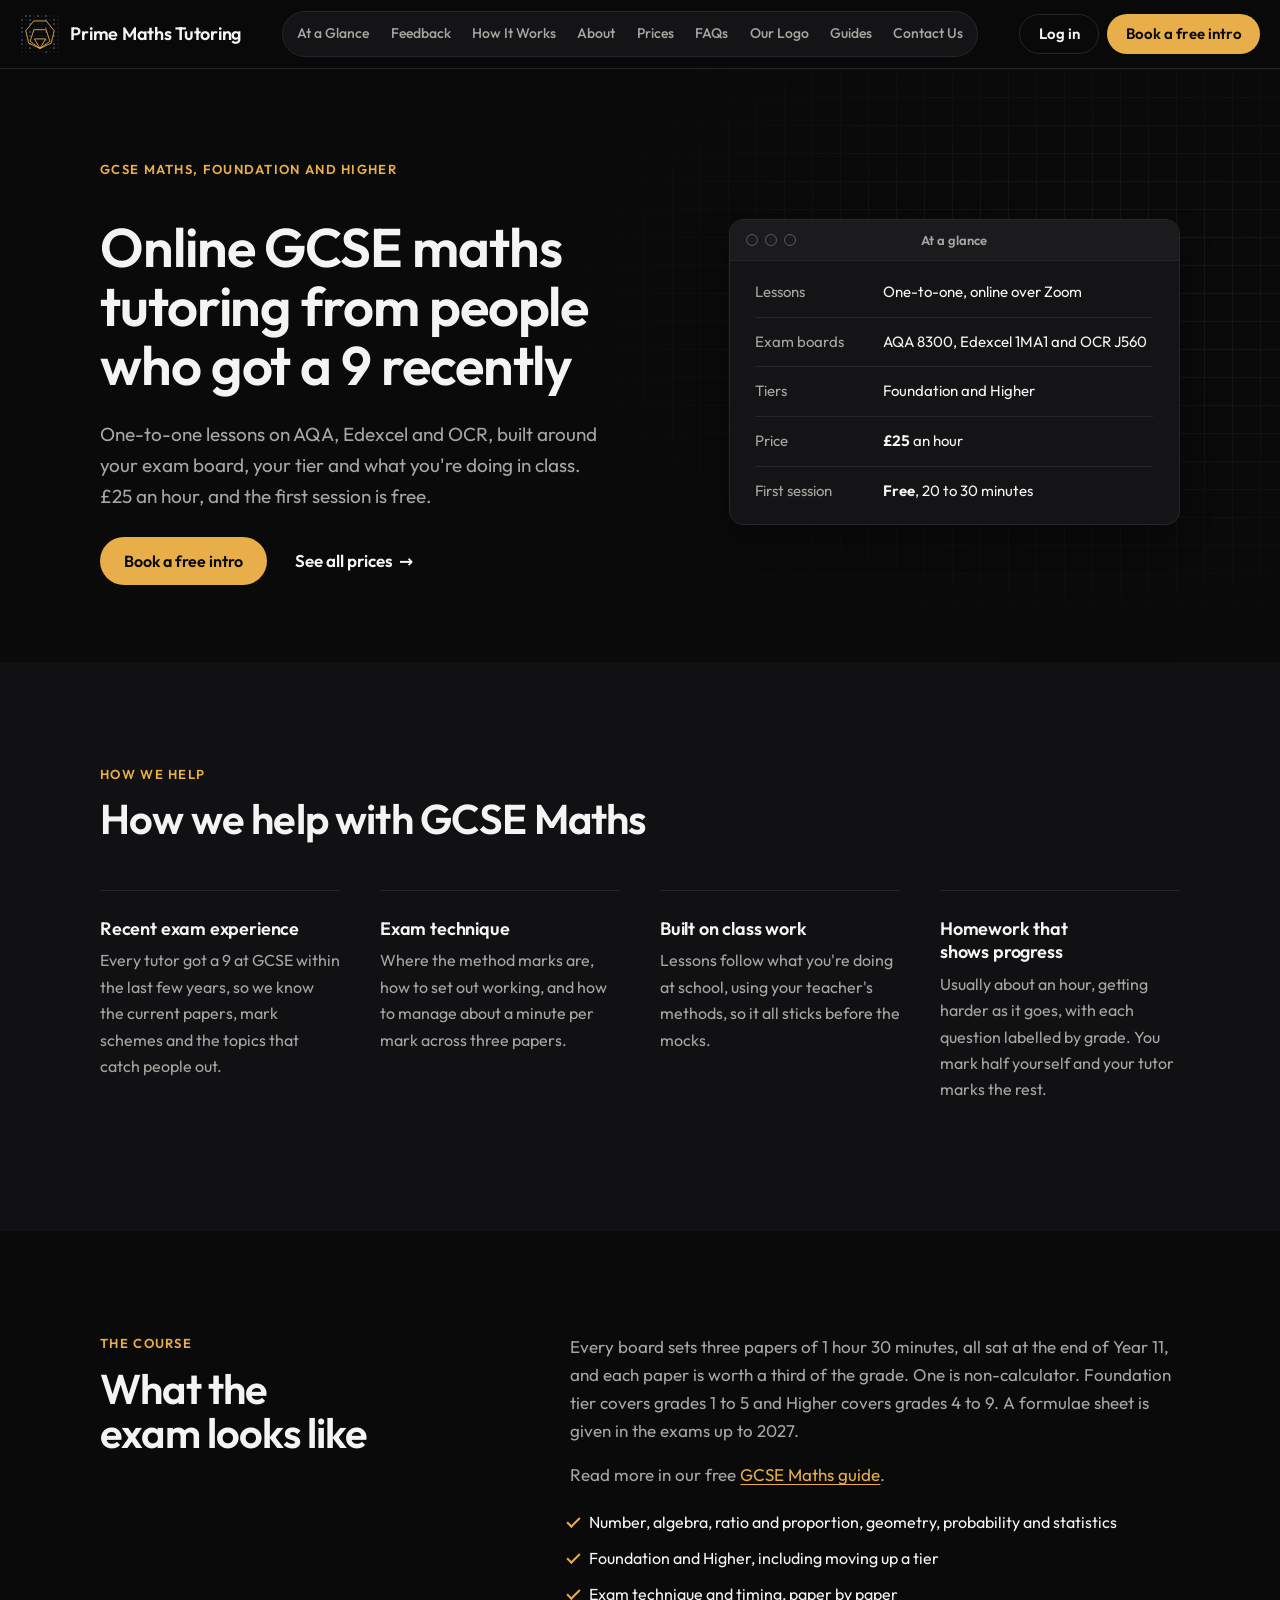
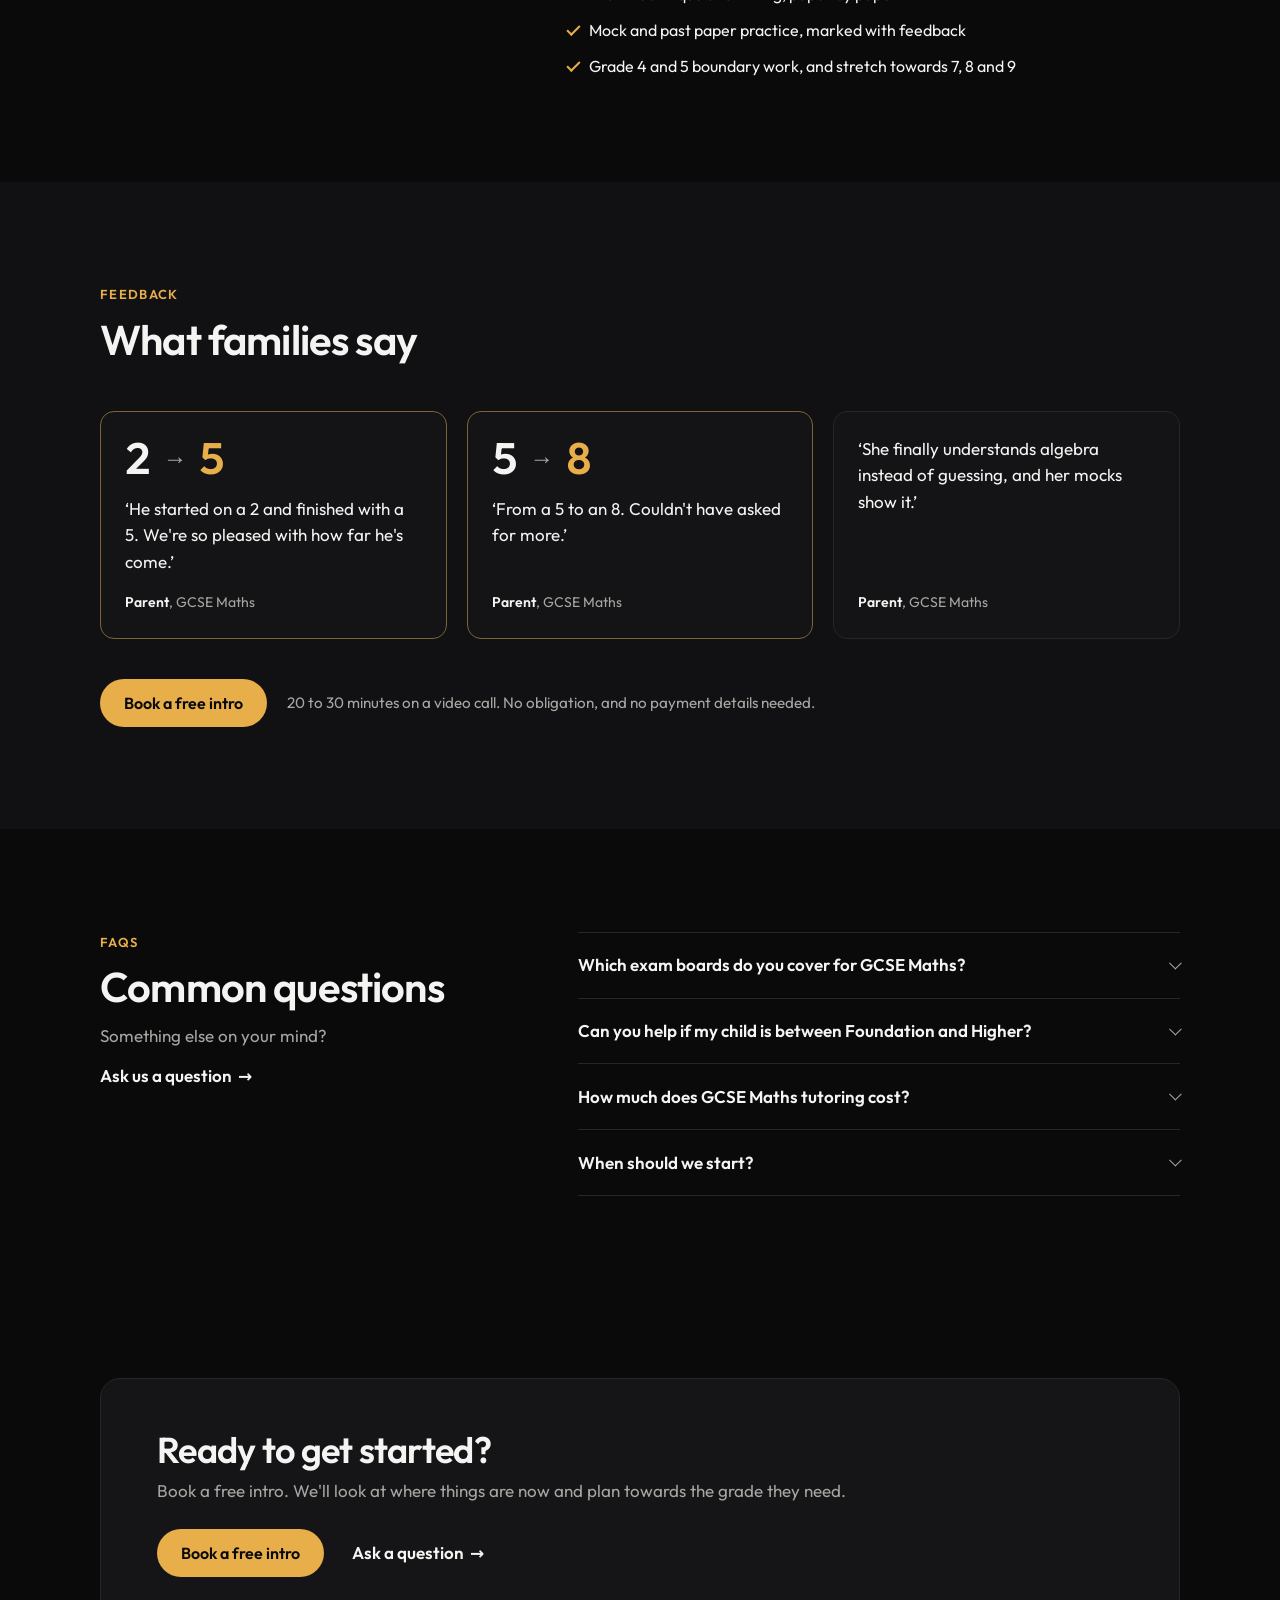
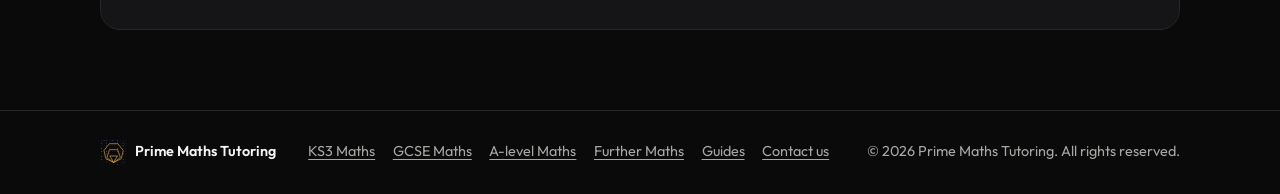
<file: gcse-maths-tutor.html>
<!doctype html>
<html lang="en-GB">
<head>
<meta charset="utf-8">
<meta name="viewport" content="width=device-width, initial-scale=1, viewport-fit=cover">
<title>Online GCSE Maths Tutor (AQA, Edexcel, OCR) | Prime Maths Tutoring</title>
<meta name="description" content="One-to-one online GCSE maths tutoring for Foundation and Higher, on AQA, Edexcel and OCR, from tutors who got a 9 in the last few years. £25 an hour, first session free.">
<meta name="theme-color" content="#0A0A0B">
<link rel="icon" href="/favicon.svg" type="image/svg+xml">
<link rel="apple-touch-icon" href="/images/apple-touch-icon.png">
<meta property="og:type" content="website">
<meta property="og:site_name" content="Prime Maths Tutoring">
<meta property="og:locale" content="en_GB">
<meta property="og:title" content="Online GCSE Maths Tutor (AQA, Edexcel, OCR) | Prime Maths Tutoring">
<meta property="og:description" content="One-to-one online GCSE maths tutoring for Foundation and Higher, on AQA, Edexcel and OCR, from tutors who got a 9 in the last few years. £25 an hour, first session free.">
<meta property="og:image" content="https://www.primemathstutoring.co.uk/images/og.png">
<meta property="og:url" content="https://www.primemathstutoring.co.uk/gcse-maths-tutor">
<link rel="canonical" href="https://www.primemathstutoring.co.uk/gcse-maths-tutor">
<link rel="preload" href="/fonts/outfit.woff2" as="font" type="font/woff2" crossorigin>
<link rel="stylesheet" href="/styles.css">
<script type="application/ld+json">
{
  "@context": "https://schema.org",
  "@graph": [
    {
      "@type": "Service",
      "@id": "https://www.primemathstutoring.co.uk/gcse-maths-tutor#service",
      "name": "Online GCSE maths tutoring from people who got a 9 recently",
      "serviceType": "GCSE Maths tutoring",
      "url": "https://www.primemathstutoring.co.uk/gcse-maths-tutor",
      "description": "One-to-one online GCSE maths tutoring for Foundation and Higher, on AQA, Edexcel and OCR, from tutors who got a 9 in the last few years. £25 an hour, first session free.",
      "provider": {
        "@id": "https://www.primemathstutoring.co.uk/#org"
      },
      "areaServed": {
        "@type": "Country",
        "name": "United Kingdom"
      },
      "availableChannel": {
        "@type": "ServiceChannel",
        "serviceType": "Online one-to-one lessons over Zoom",
        "serviceUrl": "https://www.primemathstutoring.co.uk/book"
      }
    },
    {
      "@type": "FAQPage",
      "@id": "https://www.primemathstutoring.co.uk/gcse-maths-tutor#faqs",
      "mainEntity": [
        {
          "@type": "Question",
          "name": "Which exam boards do you cover for GCSE Maths?",
          "acceptedAnswer": {
            "@type": "Answer",
            "text": "AQA (8300), Edexcel (1MA1) and OCR (J560), at Foundation and Higher. If you're not sure which board your school uses, we'll help you find out on the free intro."
          }
        },
        {
          "@type": "Question",
          "name": "Can you help if my child is between Foundation and Higher?",
          "acceptedAnswer": {
            "@type": "Answer",
            "text": "Yes. We look at where they are now and what grade they're aiming for, and help you and their school decide. Lessons then focus on the topics that move them up."
          }
        },
        {
          "@type": "Question",
          "name": "How much does GCSE Maths tutoring cost?",
          "acceptedAnswer": {
            "@type": "Answer",
            "text": "£25 an hour, paid per lesson with no long-term contract. GCSE Further Maths is the same price. The first session is a free 20 to 30 minute call."
          }
        },
        {
          "@type": "Question",
          "name": "When should we start?",
          "acceptedAnswer": {
            "@type": "Answer",
            "text": "Year 10 gives the most time, but plenty of students start in Year 11 before the mocks. Lessons are planned around how many weeks are left."
          }
        }
      ]
    },
    {
      "@type": "BreadcrumbList",
      "itemListElement": [
        {
          "@type": "ListItem",
          "position": 1,
          "name": "Home",
          "item": "https://www.primemathstutoring.co.uk/"
        },
        {
          "@type": "ListItem",
          "position": 2,
          "name": "GCSE Maths",
          "item": "https://www.primemathstutoring.co.uk/gcse-maths-tutor"
        }
      ]
    }
  ]
}
</script>
</head>
<body>

<a class="skip" href="#main">Skip to content</a>

<header class="site-header">
  <div class="wrap header-inner">
    <a class="brand" href="/" aria-label="Prime Maths Tutoring, home page">
      <svg class="logo-mark" viewBox="0 0 400 400" aria-hidden="true" focusable="false"><g><circle cx="20" cy="20" r="6.5" class="n"/><circle cx="60" cy="20" r="6.5" class="p"/><circle cx="100" cy="20" r="6.5" class="p"/><circle cx="140" cy="20" r="6.5" class="n"/><circle cx="180" cy="20" r="6.5" class="p"/><circle cx="220" cy="20" r="6.5" class="n"/><circle cx="260" cy="20" r="6.5" class="p"/><circle cx="300" cy="20" r="6.5" class="n"/><circle cx="340" cy="20" r="6.5" class="n"/><circle cx="380" cy="20" r="6.5" class="n"/><circle cx="20" cy="60" r="6.5" class="p"/><circle cx="60" cy="60" r="6.5" class="n"/><circle cx="100" cy="60" r="6.5" class="p"/><circle cx="140" cy="60" r="6.5" class="n"/><circle cx="180" cy="60" r="6.5" class="n"/><circle cx="220" cy="60" r="6.5" class="n"/><circle cx="260" cy="60" r="6.5" class="p"/><circle cx="300" cy="60" r="6.5" class="n"/><circle cx="340" cy="60" r="6.5" class="p"/><circle cx="380" cy="60" r="6.5" class="n"/><circle cx="20" cy="100" r="6.5" class="n"/><circle cx="60" cy="100" r="6.5" class="n"/><circle cx="100" cy="100" r="6.5" class="p"/><circle cx="140" cy="100" r="6.5" class="n"/><circle cx="180" cy="100" r="6.5" class="n"/><circle cx="220" cy="100" r="6.5" class="n"/><circle cx="260" cy="100" r="6.5" class="n"/><circle cx="300" cy="100" r="6.5" class="n"/><circle cx="340" cy="100" r="6.5" class="p"/><circle cx="380" cy="100" r="6.5" class="n"/><circle cx="20" cy="140" r="6.5" class="p"/><circle cx="60" cy="140" r="6.5" class="n"/><circle cx="100" cy="140" r="6.5" class="n"/><circle cx="140" cy="140" r="6.5" class="n"/><circle cx="180" cy="140" r="6.5" class="n"/><circle cx="220" cy="140" r="6.5" class="n"/><circle cx="260" cy="140" r="6.5" class="p"/><circle cx="300" cy="140" r="6.5" class="n"/><circle cx="340" cy="140" r="6.5" class="n"/><circle cx="380" cy="140" r="6.5" class="n"/><circle cx="20" cy="180" r="6.5" class="p"/><circle cx="60" cy="180" r="6.5" class="n"/><circle cx="100" cy="180" r="6.5" class="p"/><circle cx="140" cy="180" r="6.5" class="n"/><circle cx="180" cy="180" r="6.5" class="n"/><circle cx="220" cy="180" r="6.5" class="n"/><circle cx="260" cy="180" r="6.5" class="p"/><circle cx="300" cy="180" r="6.5" class="n"/><circle cx="340" cy="180" r="6.5" class="n"/><circle cx="380" cy="180" r="6.5" class="n"/><circle cx="20" cy="220" r="6.5" class="n"/><circle cx="60" cy="220" r="6.5" class="n"/><circle cx="100" cy="220" r="6.5" class="p"/><circle cx="140" cy="220" r="6.5" class="n"/><circle cx="180" cy="220" r="6.5" class="n"/><circle cx="220" cy="220" r="6.5" class="n"/><circle cx="260" cy="220" r="6.5" class="n"/><circle cx="300" cy="220" r="6.5" class="n"/><circle cx="340" cy="220" r="6.5" class="p"/><circle cx="380" cy="220" r="6.5" class="n"/><circle cx="20" cy="260" r="6.5" class="p"/><circle cx="60" cy="260" r="6.5" class="n"/><circle cx="100" cy="260" r="6.5" class="n"/><circle cx="140" cy="260" r="6.5" class="n"/><circle cx="180" cy="260" r="6.5" class="n"/><circle cx="220" cy="260" r="6.5" class="n"/><circle cx="260" cy="260" r="6.5" class="p"/><circle cx="300" cy="260" r="6.5" class="n"/><circle cx="340" cy="260" r="6.5" class="n"/><circle cx="380" cy="260" r="6.5" class="n"/><circle cx="20" cy="300" r="6.5" class="p"/><circle cx="60" cy="300" r="6.5" class="n"/><circle cx="100" cy="300" r="6.5" class="p"/><circle cx="140" cy="300" r="6.5" class="n"/><circle cx="180" cy="300" r="6.5" class="n"/><circle cx="220" cy="300" r="6.5" class="n"/><circle cx="260" cy="300" r="6.5" class="n"/><circle cx="300" cy="300" r="6.5" class="n"/><circle cx="340" cy="300" r="6.5" class="p"/><circle cx="380" cy="300" r="6.5" class="n"/><circle cx="20" cy="340" r="6.5" class="n"/><circle cx="60" cy="340" r="6.5" class="n"/><circle cx="100" cy="340" r="6.5" class="p"/><circle cx="140" cy="340" r="6.5" class="n"/><circle cx="180" cy="340" r="6.5" class="n"/><circle cx="220" cy="340" r="6.5" class="n"/><circle cx="260" cy="340" r="6.5" class="n"/><circle cx="300" cy="340" r="6.5" class="n"/><circle cx="340" cy="340" r="6.5" class="p"/><circle cx="380" cy="340" r="6.5" class="n"/><circle cx="20" cy="380" r="6.5" class="n"/><circle cx="60" cy="380" r="6.5" class="n"/><circle cx="100" cy="380" r="6.5" class="n"/><circle cx="140" cy="380" r="6.5" class="n"/><circle cx="180" cy="380" r="6.5" class="n"/><circle cx="220" cy="380" r="6.5" class="n"/><circle cx="260" cy="380" r="6.5" class="p"/><circle cx="300" cy="380" r="6.5" class="n"/><circle cx="340" cy="380" r="6.5" class="n"/><circle cx="380" cy="380" r="6.5" class="n"/></g><polygon class="s hept" points="200.0,345.0 86.6,290.4 58.6,167.7 137.1,69.4 262.9,69.4 341.4,167.7 313.4,290.4"/><polygon class="s pent" points="200.0,345.0 101.1,273.1 138.9,156.9 261.1,156.9 298.9,273.1"/><polygon class="s tri" points="200.0,345.0 144.6,249.0 255.4,249.0"/></svg>
      <span class="brand-name"><span>Prime Maths</span> <span>Tutoring</span></span>
    </a>
    <div class="tabs-row">
      <nav class="tabs" aria-label="Main">
        <a href="/" data-section="top">At a Glance</a>
        <a href="/feedback" data-section="reviews">Feedback</a>
        <a href="/how-it-works" data-section="how">How It Works</a>
        <a href="/about" data-section="about">About</a>
        <a href="/prices" data-section="prices">Prices</a>
        <a href="/faqs" data-section="faqs">FAQs</a>
        <a href="/our-logo" data-section="logo">Our Logo</a>
        <a href="/guides">Guides</a>
        <a href="/contact">Contact Us</a>
      </nav>
    </div>
    <div class="header-actions">
      <a class="btn btn-small btn-ghost btn-login" href="/portal">Log in</a>
      <a class="btn btn-small" href="/book"><span>Book <span class="long-label">a free </span>intro</span></a>
    </div>
  </div>
</header>

<main id="main" class="level-page">
  <section class="hero">
    <div class="wrap hero-grid">
      <div class="hero-copy">
        <p class="eyebrow">GCSE Maths, Foundation and Higher</p>
        <h1>Online GCSE maths tutoring from people who got a 9 recently</h1>
        <p class="lede">One-to-one lessons on AQA, Edexcel and OCR, built around your exam board, your tier and what you're doing in class. £25 an hour, and the first session is free.</p>
        <div class="actions">
          <a class="btn" href="/book?subject=GCSE%20Maths">Book a free intro</a>
          <a class="link-arrow" href="/prices">See all prices</a>
        </div>
      </div>
      <aside class="glance window" aria-labelledby="glance-title">
        <div class="window-bar">
          <span class="window-dots" aria-hidden="true"><i></i><i></i><i></i></span>
          <h2 id="glance-title" class="window-title">At a glance</h2>
        </div>
        <dl class="window-body">
          <div><dt>Lessons</dt><dd>One-to-one, online over Zoom</dd></div>
          <div><dt>Exam boards</dt><dd>AQA 8300, Edexcel 1MA1 and OCR J560</dd></div>
          <div><dt>Tiers</dt><dd>Foundation and Higher</dd></div>
          <div><dt>Price</dt><dd><strong>£25</strong> an hour</dd></div>
          <div><dt>First session</dt><dd><strong>Free</strong>, 20 to 30 minutes</dd></div>
        </dl>
      </aside>
    </div>
  </section>

  <section class="section section-tint" aria-labelledby="why-title">
    <div class="wrap">
      <div class="section-head">
        <p class="eyebrow">How we help</p>
        <h2 id="why-title">How we help with GCSE Maths</h2>
      </div>
      <ul class="points">
        <li>
          <h3>Recent exam experience</h3>
          <p>Every tutor got a 9 at GCSE within the last few years, so we know the current papers, mark schemes and the topics that catch people out.</p>
        </li>
        <li>
          <h3>Exam technique</h3>
          <p>Where the method marks are, how to set out working, and how to manage about a minute per mark across three papers.</p>
        </li>
        <li>
          <h3>Built on class work</h3>
          <p>Lessons follow what you're doing at school, using your teacher's methods, so it all sticks before the mocks.</p>
        </li>
        <li>
          <h3>Homework that shows progress</h3>
          <p>Usually about an hour, getting harder as it goes, with each question labelled by grade. You mark half yourself and your tutor marks the rest.</p>
        </li>
      </ul>
    </div>
  </section>

  <section class="section" aria-labelledby="cover-title">
    <div class="wrap level-cover">
      <div class="section-head flush">
        <p class="eyebrow">The course</p>
        <h2 id="cover-title">What the exam looks like</h2>
      </div>
      <div class="level-cover-body">
        <p>Every board sets three papers of 1 hour 30 minutes, all sat at the end of Year 11, and each paper is worth a third of the grade. One is non-calculator. Foundation tier covers grades 1 to 5 and Higher covers grades 4 to 9. A formulae sheet is given in the exams up to 2027.</p><p>Read more in our free <a href="/guides/gcse-maths">GCSE Maths guide</a>.</p>
        <ul class="checks">
          <li>Number, algebra, ratio and proportion, geometry, probability and statistics</li>
          <li>Foundation and Higher, including moving up a tier</li>
          <li>Exam technique and timing, paper by paper</li>
          <li>Mock and past paper practice, marked with feedback</li>
          <li>Grade 4 and 5 boundary work, and stretch towards 7, 8 and 9</li>
        </ul>
      </div>
    </div>
  </section>

  <section class="section section-tint" aria-labelledby="quotes-title">
    <div class="wrap">
      <div class="section-head">
        <p class="eyebrow">Feedback</p>
        <h2 id="quotes-title">What families say</h2>
      </div>
      <ul class="level-quotes">
        <li class="review review-result"><p class="grade"><span>2</span><span class="arrow" aria-label="to">&rarr;</span><span>5</span></p><blockquote><p>He started on a 2 and finished with a 5. We're so pleased with how far he's come.</p></blockquote><p class="review-meta"><strong>Parent</strong>, GCSE Maths</p></li>
        <li class="review review-result"><p class="grade"><span>5</span><span class="arrow" aria-label="to">&rarr;</span><span>8</span></p><blockquote><p>From a 5 to an 8. Couldn't have asked for more.</p></blockquote><p class="review-meta"><strong>Parent</strong>, GCSE Maths</p></li>
        <li class="review"><blockquote><p>She finally understands algebra instead of guessing, and her mocks show it.</p></blockquote><p class="review-meta"><strong>Parent</strong>, GCSE Maths</p></li>
      </ul>
      <div class="section-cta">
        <a class="btn" href="/book?subject=GCSE%20Maths">Book a free intro</a>
        <p>20 to 30 minutes on a video call. No obligation, and no payment details needed.</p>
      </div>
    </div>
  </section>

  <section class="section" aria-labelledby="faqs-title">
    <div class="wrap faqs">
      <div class="section-head">
        <p class="eyebrow">FAQs</p>
        <h2 id="faqs-title">Common questions</h2>
        <p>Something else on your mind?</p>
        <a class="link-arrow" href="/contact">Ask us a question</a>
      </div>
      <div class="faq-list">
        <details>
          <summary>Which exam boards do you cover for GCSE Maths?</summary>
          <p>AQA (8300), Edexcel (1MA1) and OCR (J560), at Foundation and Higher. If you're not sure which board your school uses, we'll help you find out on the free intro.</p>
        </details>
        <details>
          <summary>Can you help if my child is between Foundation and Higher?</summary>
          <p>Yes. We look at where they are now and what grade they're aiming for, and help you and their school decide. Lessons then focus on the topics that move them up.</p>
        </details>
        <details>
          <summary>How much does GCSE Maths tutoring cost?</summary>
          <p>£25 an hour, paid per lesson with no long-term contract. GCSE Further Maths is the same price. The first session is a free 20 to 30 minute call.</p>
        </details>
        <details>
          <summary>When should we start?</summary>
          <p>Year 10 gives the most time, but plenty of students start in Year 11 before the mocks. Lessons are planned around how many weeks are left.</p>
        </details>
      </div>
    </div>
  </section>

  <section class="closing">
    <div class="wrap">
      <div class="closing-inner">
        <div>
          <h2>Ready to get started?</h2>
          <p>Book a free intro. We'll look at where things are now and plan towards the grade they need.</p>
        </div>
        <div class="actions">
          <a class="btn" href="/book?subject=GCSE%20Maths">Book a free intro</a>
          <a class="link-arrow" href="/contact">Ask a question</a>
        </div>
      </div>
    </div>
  </section>
</main>

<!-- On phones: a slim booking bar that appears once the top of the page has scrolled away -->
<div class="cta-bar" id="cta-bar" hidden>
  <p><strong>Free intro</strong><span>20 to 30 minutes, no obligation</span></p>
  <a class="btn btn-small" href="/book?subject=GCSE%20Maths">Book a free intro</a>
</div>

<footer class="site-footer">
  <div class="wrap footer-inner">
    <p class="footer-brand"><svg class="logo-mark" viewBox="0 0 400 400" aria-hidden="true" focusable="false"><g><circle cx="20" cy="20" r="6.5" class="n"/><circle cx="60" cy="20" r="6.5" class="p"/><circle cx="100" cy="20" r="6.5" class="p"/><circle cx="140" cy="20" r="6.5" class="n"/><circle cx="180" cy="20" r="6.5" class="p"/><circle cx="220" cy="20" r="6.5" class="n"/><circle cx="260" cy="20" r="6.5" class="p"/><circle cx="300" cy="20" r="6.5" class="n"/><circle cx="340" cy="20" r="6.5" class="n"/><circle cx="380" cy="20" r="6.5" class="n"/><circle cx="20" cy="60" r="6.5" class="p"/><circle cx="60" cy="60" r="6.5" class="n"/><circle cx="100" cy="60" r="6.5" class="p"/><circle cx="140" cy="60" r="6.5" class="n"/><circle cx="180" cy="60" r="6.5" class="n"/><circle cx="220" cy="60" r="6.5" class="n"/><circle cx="260" cy="60" r="6.5" class="p"/><circle cx="300" cy="60" r="6.5" class="n"/><circle cx="340" cy="60" r="6.5" class="p"/><circle cx="380" cy="60" r="6.5" class="n"/><circle cx="20" cy="100" r="6.5" class="n"/><circle cx="60" cy="100" r="6.5" class="n"/><circle cx="100" cy="100" r="6.5" class="p"/><circle cx="140" cy="100" r="6.5" class="n"/><circle cx="180" cy="100" r="6.5" class="n"/><circle cx="220" cy="100" r="6.5" class="n"/><circle cx="260" cy="100" r="6.5" class="n"/><circle cx="300" cy="100" r="6.5" class="n"/><circle cx="340" cy="100" r="6.5" class="p"/><circle cx="380" cy="100" r="6.5" class="n"/><circle cx="20" cy="140" r="6.5" class="p"/><circle cx="60" cy="140" r="6.5" class="n"/><circle cx="100" cy="140" r="6.5" class="n"/><circle cx="140" cy="140" r="6.5" class="n"/><circle cx="180" cy="140" r="6.5" class="n"/><circle cx="220" cy="140" r="6.5" class="n"/><circle cx="260" cy="140" r="6.5" class="p"/><circle cx="300" cy="140" r="6.5" class="n"/><circle cx="340" cy="140" r="6.5" class="n"/><circle cx="380" cy="140" r="6.5" class="n"/><circle cx="20" cy="180" r="6.5" class="p"/><circle cx="60" cy="180" r="6.5" class="n"/><circle cx="100" cy="180" r="6.5" class="p"/><circle cx="140" cy="180" r="6.5" class="n"/><circle cx="180" cy="180" r="6.5" class="n"/><circle cx="220" cy="180" r="6.5" class="n"/><circle cx="260" cy="180" r="6.5" class="p"/><circle cx="300" cy="180" r="6.5" class="n"/><circle cx="340" cy="180" r="6.5" class="n"/><circle cx="380" cy="180" r="6.5" class="n"/><circle cx="20" cy="220" r="6.5" class="n"/><circle cx="60" cy="220" r="6.5" class="n"/><circle cx="100" cy="220" r="6.5" class="p"/><circle cx="140" cy="220" r="6.5" class="n"/><circle cx="180" cy="220" r="6.5" class="n"/><circle cx="220" cy="220" r="6.5" class="n"/><circle cx="260" cy="220" r="6.5" class="n"/><circle cx="300" cy="220" r="6.5" class="n"/><circle cx="340" cy="220" r="6.5" class="p"/><circle cx="380" cy="220" r="6.5" class="n"/><circle cx="20" cy="260" r="6.5" class="p"/><circle cx="60" cy="260" r="6.5" class="n"/><circle cx="100" cy="260" r="6.5" class="n"/><circle cx="140" cy="260" r="6.5" class="n"/><circle cx="180" cy="260" r="6.5" class="n"/><circle cx="220" cy="260" r="6.5" class="n"/><circle cx="260" cy="260" r="6.5" class="p"/><circle cx="300" cy="260" r="6.5" class="n"/><circle cx="340" cy="260" r="6.5" class="n"/><circle cx="380" cy="260" r="6.5" class="n"/><circle cx="20" cy="300" r="6.5" class="p"/><circle cx="60" cy="300" r="6.5" class="n"/><circle cx="100" cy="300" r="6.5" class="p"/><circle cx="140" cy="300" r="6.5" class="n"/><circle cx="180" cy="300" r="6.5" class="n"/><circle cx="220" cy="300" r="6.5" class="n"/><circle cx="260" cy="300" r="6.5" class="n"/><circle cx="300" cy="300" r="6.5" class="n"/><circle cx="340" cy="300" r="6.5" class="p"/><circle cx="380" cy="300" r="6.5" class="n"/><circle cx="20" cy="340" r="6.5" class="n"/><circle cx="60" cy="340" r="6.5" class="n"/><circle cx="100" cy="340" r="6.5" class="p"/><circle cx="140" cy="340" r="6.5" class="n"/><circle cx="180" cy="340" r="6.5" class="n"/><circle cx="220" cy="340" r="6.5" class="n"/><circle cx="260" cy="340" r="6.5" class="n"/><circle cx="300" cy="340" r="6.5" class="n"/><circle cx="340" cy="340" r="6.5" class="p"/><circle cx="380" cy="340" r="6.5" class="n"/><circle cx="20" cy="380" r="6.5" class="n"/><circle cx="60" cy="380" r="6.5" class="n"/><circle cx="100" cy="380" r="6.5" class="n"/><circle cx="140" cy="380" r="6.5" class="n"/><circle cx="180" cy="380" r="6.5" class="n"/><circle cx="220" cy="380" r="6.5" class="n"/><circle cx="260" cy="380" r="6.5" class="p"/><circle cx="300" cy="380" r="6.5" class="n"/><circle cx="340" cy="380" r="6.5" class="n"/><circle cx="380" cy="380" r="6.5" class="n"/></g><polygon class="s hept" points="200.0,345.0 86.6,290.4 58.6,167.7 137.1,69.4 262.9,69.4 341.4,167.7 313.4,290.4"/><polygon class="s pent" points="200.0,345.0 101.1,273.1 138.9,156.9 261.1,156.9 298.9,273.1"/><polygon class="s tri" points="200.0,345.0 144.6,249.0 255.4,249.0"/></svg>Prime Maths Tutoring</p>
    <nav class="footer-nav" aria-label="More from Prime Maths Tutoring">
      <a class="footer-link" href="/ks3-maths-tutor">KS3 Maths</a>
      <a class="footer-link" href="/gcse-maths-tutor">GCSE Maths</a>
      <a class="footer-link" href="/a-level-maths-tutor">A-level Maths</a>
      <a class="footer-link" href="/further-maths-tutor">Further Maths</a>
      <a class="footer-link" href="/guides">Guides</a>
      <a class="footer-link" href="/contact">Contact us</a>
    </nav>
    <p class="copyright">&copy; <span id="year">2026</span> Prime Maths Tutoring. All rights reserved.</p>
  </div>
</footer>

<script src="/site.js" defer></script>
</body>
</html>
</file>
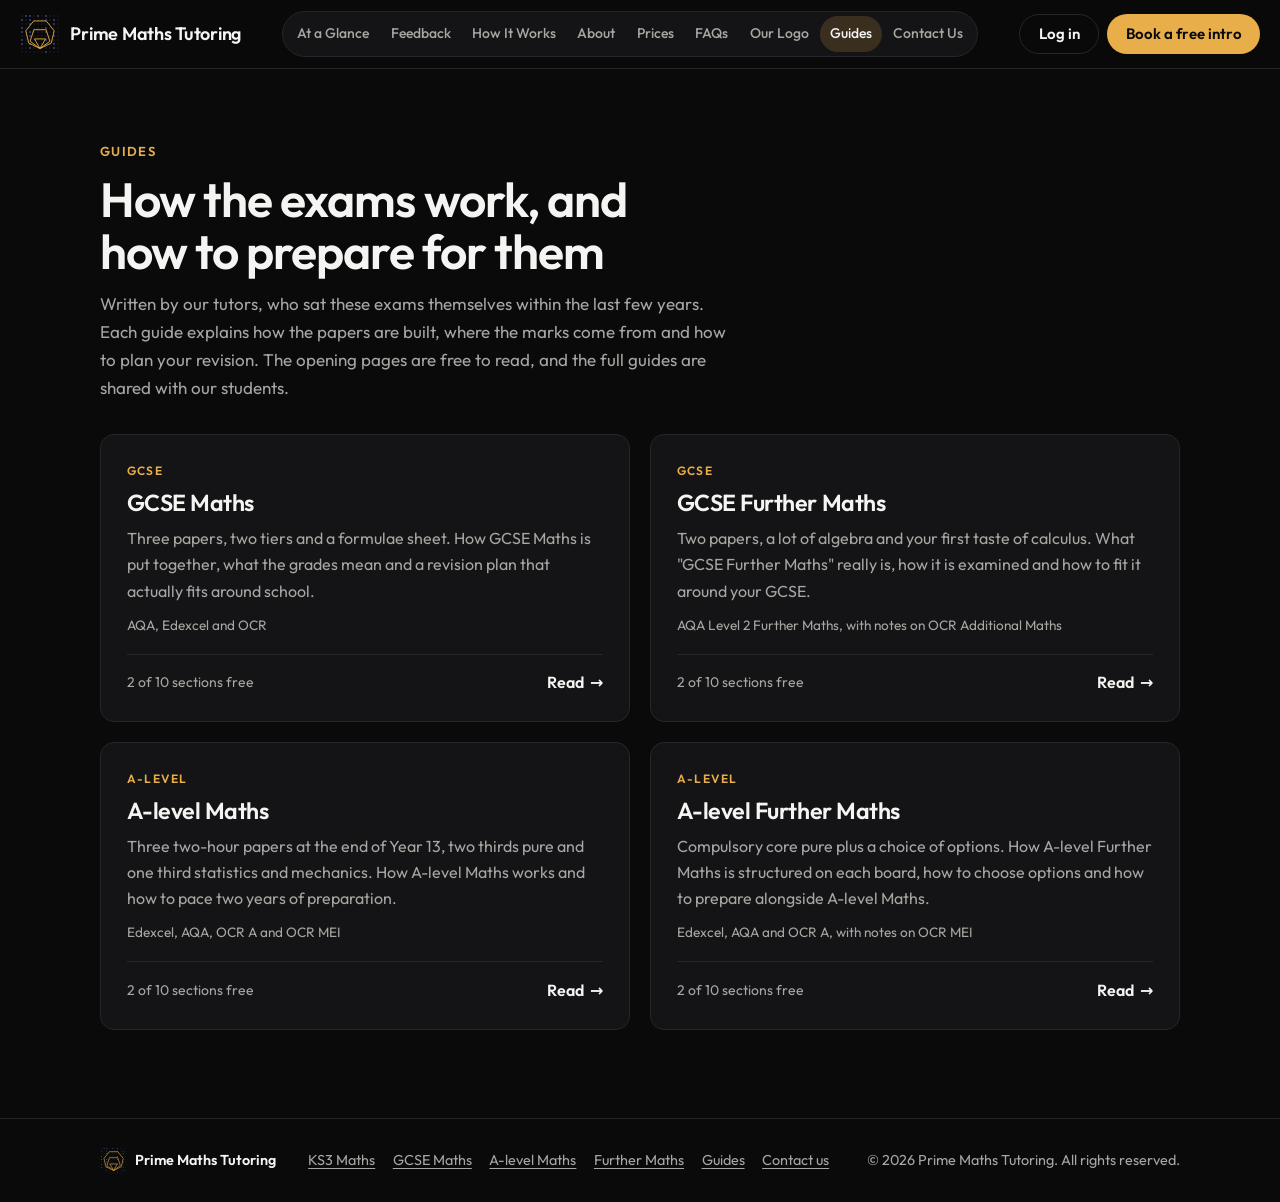
<file: guides.html>
<!doctype html>
<html lang="en-GB">
<head>
<meta charset="utf-8">
<meta name="viewport" content="width=device-width, initial-scale=1, viewport-fit=cover">
<title>Guides | Prime Maths Tutoring</title>
<meta name="description" content="Free guides to GCSE Maths, GCSE Further Maths, A-level Maths and A-level Further Maths: how the exams work, where the marks come from and how to prepare.">
<meta name="theme-color" content="#0A0A0B">
<link rel="icon" href="/favicon.svg" type="image/svg+xml">
<link rel="apple-touch-icon" href="/images/apple-touch-icon.png">
<meta property="og:type" content="article">
<meta property="og:site_name" content="Prime Maths Tutoring">
<meta property="og:locale" content="en_GB">
<meta property="og:title" content="Guides | Prime Maths Tutoring">
<meta property="og:description" content="Free guides to GCSE Maths, GCSE Further Maths, A-level Maths and A-level Further Maths: how the exams work, where the marks come from and how to prepare.">
<meta property="og:image" content="https://www.primemathstutoring.co.uk/images/og.png">
<meta property="og:url" content="https://www.primemathstutoring.co.uk/guides">
<link rel="canonical" href="https://www.primemathstutoring.co.uk/guides">
<link rel="preload" href="/fonts/outfit.woff2" as="font" type="font/woff2" crossorigin>
<link rel="stylesheet" href="/styles.css">
</head>
<body>

<a class="skip" href="#main">Skip to content</a>

<header class="site-header">
  <div class="wrap header-inner">
    <a class="brand" href="/" aria-label="Prime Maths Tutoring, home page">
      <svg class="logo-mark" viewBox="0 0 400 400" aria-hidden="true" focusable="false"><g><circle cx="20" cy="20" r="6.5" class="n"/><circle cx="60" cy="20" r="6.5" class="p"/><circle cx="100" cy="20" r="6.5" class="p"/><circle cx="140" cy="20" r="6.5" class="n"/><circle cx="180" cy="20" r="6.5" class="p"/><circle cx="220" cy="20" r="6.5" class="n"/><circle cx="260" cy="20" r="6.5" class="p"/><circle cx="300" cy="20" r="6.5" class="n"/><circle cx="340" cy="20" r="6.5" class="n"/><circle cx="380" cy="20" r="6.5" class="n"/><circle cx="20" cy="60" r="6.5" class="p"/><circle cx="60" cy="60" r="6.5" class="n"/><circle cx="100" cy="60" r="6.5" class="p"/><circle cx="140" cy="60" r="6.5" class="n"/><circle cx="180" cy="60" r="6.5" class="n"/><circle cx="220" cy="60" r="6.5" class="n"/><circle cx="260" cy="60" r="6.5" class="p"/><circle cx="300" cy="60" r="6.5" class="n"/><circle cx="340" cy="60" r="6.5" class="p"/><circle cx="380" cy="60" r="6.5" class="n"/><circle cx="20" cy="100" r="6.5" class="n"/><circle cx="60" cy="100" r="6.5" class="n"/><circle cx="100" cy="100" r="6.5" class="p"/><circle cx="140" cy="100" r="6.5" class="n"/><circle cx="180" cy="100" r="6.5" class="n"/><circle cx="220" cy="100" r="6.5" class="n"/><circle cx="260" cy="100" r="6.5" class="n"/><circle cx="300" cy="100" r="6.5" class="n"/><circle cx="340" cy="100" r="6.5" class="p"/><circle cx="380" cy="100" r="6.5" class="n"/><circle cx="20" cy="140" r="6.5" class="p"/><circle cx="60" cy="140" r="6.5" class="n"/><circle cx="100" cy="140" r="6.5" class="n"/><circle cx="140" cy="140" r="6.5" class="n"/><circle cx="180" cy="140" r="6.5" class="n"/><circle cx="220" cy="140" r="6.5" class="n"/><circle cx="260" cy="140" r="6.5" class="p"/><circle cx="300" cy="140" r="6.5" class="n"/><circle cx="340" cy="140" r="6.5" class="n"/><circle cx="380" cy="140" r="6.5" class="n"/><circle cx="20" cy="180" r="6.5" class="p"/><circle cx="60" cy="180" r="6.5" class="n"/><circle cx="100" cy="180" r="6.5" class="p"/><circle cx="140" cy="180" r="6.5" class="n"/><circle cx="180" cy="180" r="6.5" class="n"/><circle cx="220" cy="180" r="6.5" class="n"/><circle cx="260" cy="180" r="6.5" class="p"/><circle cx="300" cy="180" r="6.5" class="n"/><circle cx="340" cy="180" r="6.5" class="n"/><circle cx="380" cy="180" r="6.5" class="n"/><circle cx="20" cy="220" r="6.5" class="n"/><circle cx="60" cy="220" r="6.5" class="n"/><circle cx="100" cy="220" r="6.5" class="p"/><circle cx="140" cy="220" r="6.5" class="n"/><circle cx="180" cy="220" r="6.5" class="n"/><circle cx="220" cy="220" r="6.5" class="n"/><circle cx="260" cy="220" r="6.5" class="n"/><circle cx="300" cy="220" r="6.5" class="n"/><circle cx="340" cy="220" r="6.5" class="p"/><circle cx="380" cy="220" r="6.5" class="n"/><circle cx="20" cy="260" r="6.5" class="p"/><circle cx="60" cy="260" r="6.5" class="n"/><circle cx="100" cy="260" r="6.5" class="n"/><circle cx="140" cy="260" r="6.5" class="n"/><circle cx="180" cy="260" r="6.5" class="n"/><circle cx="220" cy="260" r="6.5" class="n"/><circle cx="260" cy="260" r="6.5" class="p"/><circle cx="300" cy="260" r="6.5" class="n"/><circle cx="340" cy="260" r="6.5" class="n"/><circle cx="380" cy="260" r="6.5" class="n"/><circle cx="20" cy="300" r="6.5" class="p"/><circle cx="60" cy="300" r="6.5" class="n"/><circle cx="100" cy="300" r="6.5" class="p"/><circle cx="140" cy="300" r="6.5" class="n"/><circle cx="180" cy="300" r="6.5" class="n"/><circle cx="220" cy="300" r="6.5" class="n"/><circle cx="260" cy="300" r="6.5" class="n"/><circle cx="300" cy="300" r="6.5" class="n"/><circle cx="340" cy="300" r="6.5" class="p"/><circle cx="380" cy="300" r="6.5" class="n"/><circle cx="20" cy="340" r="6.5" class="n"/><circle cx="60" cy="340" r="6.5" class="n"/><circle cx="100" cy="340" r="6.5" class="p"/><circle cx="140" cy="340" r="6.5" class="n"/><circle cx="180" cy="340" r="6.5" class="n"/><circle cx="220" cy="340" r="6.5" class="n"/><circle cx="260" cy="340" r="6.5" class="n"/><circle cx="300" cy="340" r="6.5" class="n"/><circle cx="340" cy="340" r="6.5" class="p"/><circle cx="380" cy="340" r="6.5" class="n"/><circle cx="20" cy="380" r="6.5" class="n"/><circle cx="60" cy="380" r="6.5" class="n"/><circle cx="100" cy="380" r="6.5" class="n"/><circle cx="140" cy="380" r="6.5" class="n"/><circle cx="180" cy="380" r="6.5" class="n"/><circle cx="220" cy="380" r="6.5" class="n"/><circle cx="260" cy="380" r="6.5" class="p"/><circle cx="300" cy="380" r="6.5" class="n"/><circle cx="340" cy="380" r="6.5" class="n"/><circle cx="380" cy="380" r="6.5" class="n"/></g><polygon class="s hept" points="200.0,345.0 86.6,290.4 58.6,167.7 137.1,69.4 262.9,69.4 341.4,167.7 313.4,290.4"/><polygon class="s pent" points="200.0,345.0 101.1,273.1 138.9,156.9 261.1,156.9 298.9,273.1"/><polygon class="s tri" points="200.0,345.0 144.6,249.0 255.4,249.0"/></svg>
      <span class="brand-name"><span>Prime Maths</span> <span>Tutoring</span></span>
    </a>
    <div class="tabs-row">
      <nav class="tabs" aria-label="Main">
        <a href="/" data-section="top">At a Glance</a>
        <a href="/feedback" data-section="reviews">Feedback</a>
        <a href="/how-it-works" data-section="how">How It Works</a>
        <a href="/about" data-section="about">About</a>
        <a href="/prices" data-section="prices">Prices</a>
        <a href="/faqs" data-section="faqs">FAQs</a>
        <a href="/our-logo" data-section="logo">Our Logo</a>
        <a href="/guides" aria-current="page">Guides</a>
        <a href="/contact">Contact Us</a>
      </nav>
    </div>
    <div class="header-actions">
      <a class="btn btn-small btn-ghost btn-login" href="/portal">Log in</a>
      <a class="btn btn-small" href="/book"><span>Book <span class="long-label">a free </span>intro</span></a>
    </div>
  </div>
</header>

<main id="main" class="guides-index">
  <section>
    <div class="wrap">
      <div class="section-head">
        <p class="eyebrow">Guides</p>
        <h1>How the exams work, and how to prepare for them</h1>
        <p>Written by our tutors, who sat these exams themselves within the last few years. Each guide explains how the papers are built, where the marks come from and how to plan your revision. The opening pages are free to read, and the full guides are shared with our students.</p>
      </div>
      <ul class="guide-grid">
        <li>
          <a class="guide-card" href="/guides/gcse-maths">
            <span class="guide-card-level">GCSE</span>
            <h2>GCSE Maths</h2>
            <p>Three papers, two tiers and a formulae sheet. How GCSE Maths is put together, what the grades mean and a revision plan that actually fits around school.</p>
            <span class="guide-card-meta">AQA, Edexcel and OCR</span>
            <span class="guide-card-foot"><span>2 of 10 sections free</span><span class="link-arrow">Read</span></span>
          </a>
        </li>
        <li>
          <a class="guide-card" href="/guides/gcse-further-maths">
            <span class="guide-card-level">GCSE</span>
            <h2>GCSE Further Maths</h2>
            <p>Two papers, a lot of algebra and your first taste of calculus. What &quot;GCSE Further Maths&quot; really is, how it is examined and how to fit it around your GCSE.</p>
            <span class="guide-card-meta">AQA Level 2 Further Maths, with notes on OCR Additional Maths</span>
            <span class="guide-card-foot"><span>2 of 10 sections free</span><span class="link-arrow">Read</span></span>
          </a>
        </li>
        <li>
          <a class="guide-card" href="/guides/a-level-maths">
            <span class="guide-card-level">A-level</span>
            <h2>A-level Maths</h2>
            <p>Three two-hour papers at the end of Year 13, two thirds pure and one third statistics and mechanics. How A-level Maths works and how to pace two years of preparation.</p>
            <span class="guide-card-meta">Edexcel, AQA, OCR A and OCR MEI</span>
            <span class="guide-card-foot"><span>2 of 10 sections free</span><span class="link-arrow">Read</span></span>
          </a>
        </li>
        <li>
          <a class="guide-card" href="/guides/a-level-further-maths">
            <span class="guide-card-level">A-level</span>
            <h2>A-level Further Maths</h2>
            <p>Compulsory core pure plus a choice of options. How A-level Further Maths is structured on each board, how to choose options and how to prepare alongside A-level Maths.</p>
            <span class="guide-card-meta">Edexcel, AQA and OCR A, with notes on OCR MEI</span>
            <span class="guide-card-foot"><span>2 of 10 sections free</span><span class="link-arrow">Read</span></span>
          </a>
        </li>
      </ul>
    </div>
  </section>
</main>

<footer class="site-footer">
  <div class="wrap footer-inner">
    <p class="footer-brand"><svg class="logo-mark" viewBox="0 0 400 400" aria-hidden="true" focusable="false"><g><circle cx="20" cy="20" r="6.5" class="n"/><circle cx="60" cy="20" r="6.5" class="p"/><circle cx="100" cy="20" r="6.5" class="p"/><circle cx="140" cy="20" r="6.5" class="n"/><circle cx="180" cy="20" r="6.5" class="p"/><circle cx="220" cy="20" r="6.5" class="n"/><circle cx="260" cy="20" r="6.5" class="p"/><circle cx="300" cy="20" r="6.5" class="n"/><circle cx="340" cy="20" r="6.5" class="n"/><circle cx="380" cy="20" r="6.5" class="n"/><circle cx="20" cy="60" r="6.5" class="p"/><circle cx="60" cy="60" r="6.5" class="n"/><circle cx="100" cy="60" r="6.5" class="p"/><circle cx="140" cy="60" r="6.5" class="n"/><circle cx="180" cy="60" r="6.5" class="n"/><circle cx="220" cy="60" r="6.5" class="n"/><circle cx="260" cy="60" r="6.5" class="p"/><circle cx="300" cy="60" r="6.5" class="n"/><circle cx="340" cy="60" r="6.5" class="p"/><circle cx="380" cy="60" r="6.5" class="n"/><circle cx="20" cy="100" r="6.5" class="n"/><circle cx="60" cy="100" r="6.5" class="n"/><circle cx="100" cy="100" r="6.5" class="p"/><circle cx="140" cy="100" r="6.5" class="n"/><circle cx="180" cy="100" r="6.5" class="n"/><circle cx="220" cy="100" r="6.5" class="n"/><circle cx="260" cy="100" r="6.5" class="n"/><circle cx="300" cy="100" r="6.5" class="n"/><circle cx="340" cy="100" r="6.5" class="p"/><circle cx="380" cy="100" r="6.5" class="n"/><circle cx="20" cy="140" r="6.5" class="p"/><circle cx="60" cy="140" r="6.5" class="n"/><circle cx="100" cy="140" r="6.5" class="n"/><circle cx="140" cy="140" r="6.5" class="n"/><circle cx="180" cy="140" r="6.5" class="n"/><circle cx="220" cy="140" r="6.5" class="n"/><circle cx="260" cy="140" r="6.5" class="p"/><circle cx="300" cy="140" r="6.5" class="n"/><circle cx="340" cy="140" r="6.5" class="n"/><circle cx="380" cy="140" r="6.5" class="n"/><circle cx="20" cy="180" r="6.5" class="p"/><circle cx="60" cy="180" r="6.5" class="n"/><circle cx="100" cy="180" r="6.5" class="p"/><circle cx="140" cy="180" r="6.5" class="n"/><circle cx="180" cy="180" r="6.5" class="n"/><circle cx="220" cy="180" r="6.5" class="n"/><circle cx="260" cy="180" r="6.5" class="p"/><circle cx="300" cy="180" r="6.5" class="n"/><circle cx="340" cy="180" r="6.5" class="n"/><circle cx="380" cy="180" r="6.5" class="n"/><circle cx="20" cy="220" r="6.5" class="n"/><circle cx="60" cy="220" r="6.5" class="n"/><circle cx="100" cy="220" r="6.5" class="p"/><circle cx="140" cy="220" r="6.5" class="n"/><circle cx="180" cy="220" r="6.5" class="n"/><circle cx="220" cy="220" r="6.5" class="n"/><circle cx="260" cy="220" r="6.5" class="n"/><circle cx="300" cy="220" r="6.5" class="n"/><circle cx="340" cy="220" r="6.5" class="p"/><circle cx="380" cy="220" r="6.5" class="n"/><circle cx="20" cy="260" r="6.5" class="p"/><circle cx="60" cy="260" r="6.5" class="n"/><circle cx="100" cy="260" r="6.5" class="n"/><circle cx="140" cy="260" r="6.5" class="n"/><circle cx="180" cy="260" r="6.5" class="n"/><circle cx="220" cy="260" r="6.5" class="n"/><circle cx="260" cy="260" r="6.5" class="p"/><circle cx="300" cy="260" r="6.5" class="n"/><circle cx="340" cy="260" r="6.5" class="n"/><circle cx="380" cy="260" r="6.5" class="n"/><circle cx="20" cy="300" r="6.5" class="p"/><circle cx="60" cy="300" r="6.5" class="n"/><circle cx="100" cy="300" r="6.5" class="p"/><circle cx="140" cy="300" r="6.5" class="n"/><circle cx="180" cy="300" r="6.5" class="n"/><circle cx="220" cy="300" r="6.5" class="n"/><circle cx="260" cy="300" r="6.5" class="n"/><circle cx="300" cy="300" r="6.5" class="n"/><circle cx="340" cy="300" r="6.5" class="p"/><circle cx="380" cy="300" r="6.5" class="n"/><circle cx="20" cy="340" r="6.5" class="n"/><circle cx="60" cy="340" r="6.5" class="n"/><circle cx="100" cy="340" r="6.5" class="p"/><circle cx="140" cy="340" r="6.5" class="n"/><circle cx="180" cy="340" r="6.5" class="n"/><circle cx="220" cy="340" r="6.5" class="n"/><circle cx="260" cy="340" r="6.5" class="n"/><circle cx="300" cy="340" r="6.5" class="n"/><circle cx="340" cy="340" r="6.5" class="p"/><circle cx="380" cy="340" r="6.5" class="n"/><circle cx="20" cy="380" r="6.5" class="n"/><circle cx="60" cy="380" r="6.5" class="n"/><circle cx="100" cy="380" r="6.5" class="n"/><circle cx="140" cy="380" r="6.5" class="n"/><circle cx="180" cy="380" r="6.5" class="n"/><circle cx="220" cy="380" r="6.5" class="n"/><circle cx="260" cy="380" r="6.5" class="p"/><circle cx="300" cy="380" r="6.5" class="n"/><circle cx="340" cy="380" r="6.5" class="n"/><circle cx="380" cy="380" r="6.5" class="n"/></g><polygon class="s hept" points="200.0,345.0 86.6,290.4 58.6,167.7 137.1,69.4 262.9,69.4 341.4,167.7 313.4,290.4"/><polygon class="s pent" points="200.0,345.0 101.1,273.1 138.9,156.9 261.1,156.9 298.9,273.1"/><polygon class="s tri" points="200.0,345.0 144.6,249.0 255.4,249.0"/></svg>Prime Maths Tutoring</p>
    <nav class="footer-nav" aria-label="More from Prime Maths Tutoring">
      <a class="footer-link" href="/ks3-maths-tutor">KS3 Maths</a>
      <a class="footer-link" href="/gcse-maths-tutor">GCSE Maths</a>
      <a class="footer-link" href="/a-level-maths-tutor">A-level Maths</a>
      <a class="footer-link" href="/further-maths-tutor">Further Maths</a>
      <a class="footer-link" href="/guides">Guides</a>
      <a class="footer-link" href="/contact">Contact us</a>
    </nav>
    <p class="copyright">&copy; <span id="year">2026</span> Prime Maths Tutoring. All rights reserved.</p>
  </div>
</footer>

<script src="/site.js" defer></script>
</body>
</html>
</file>
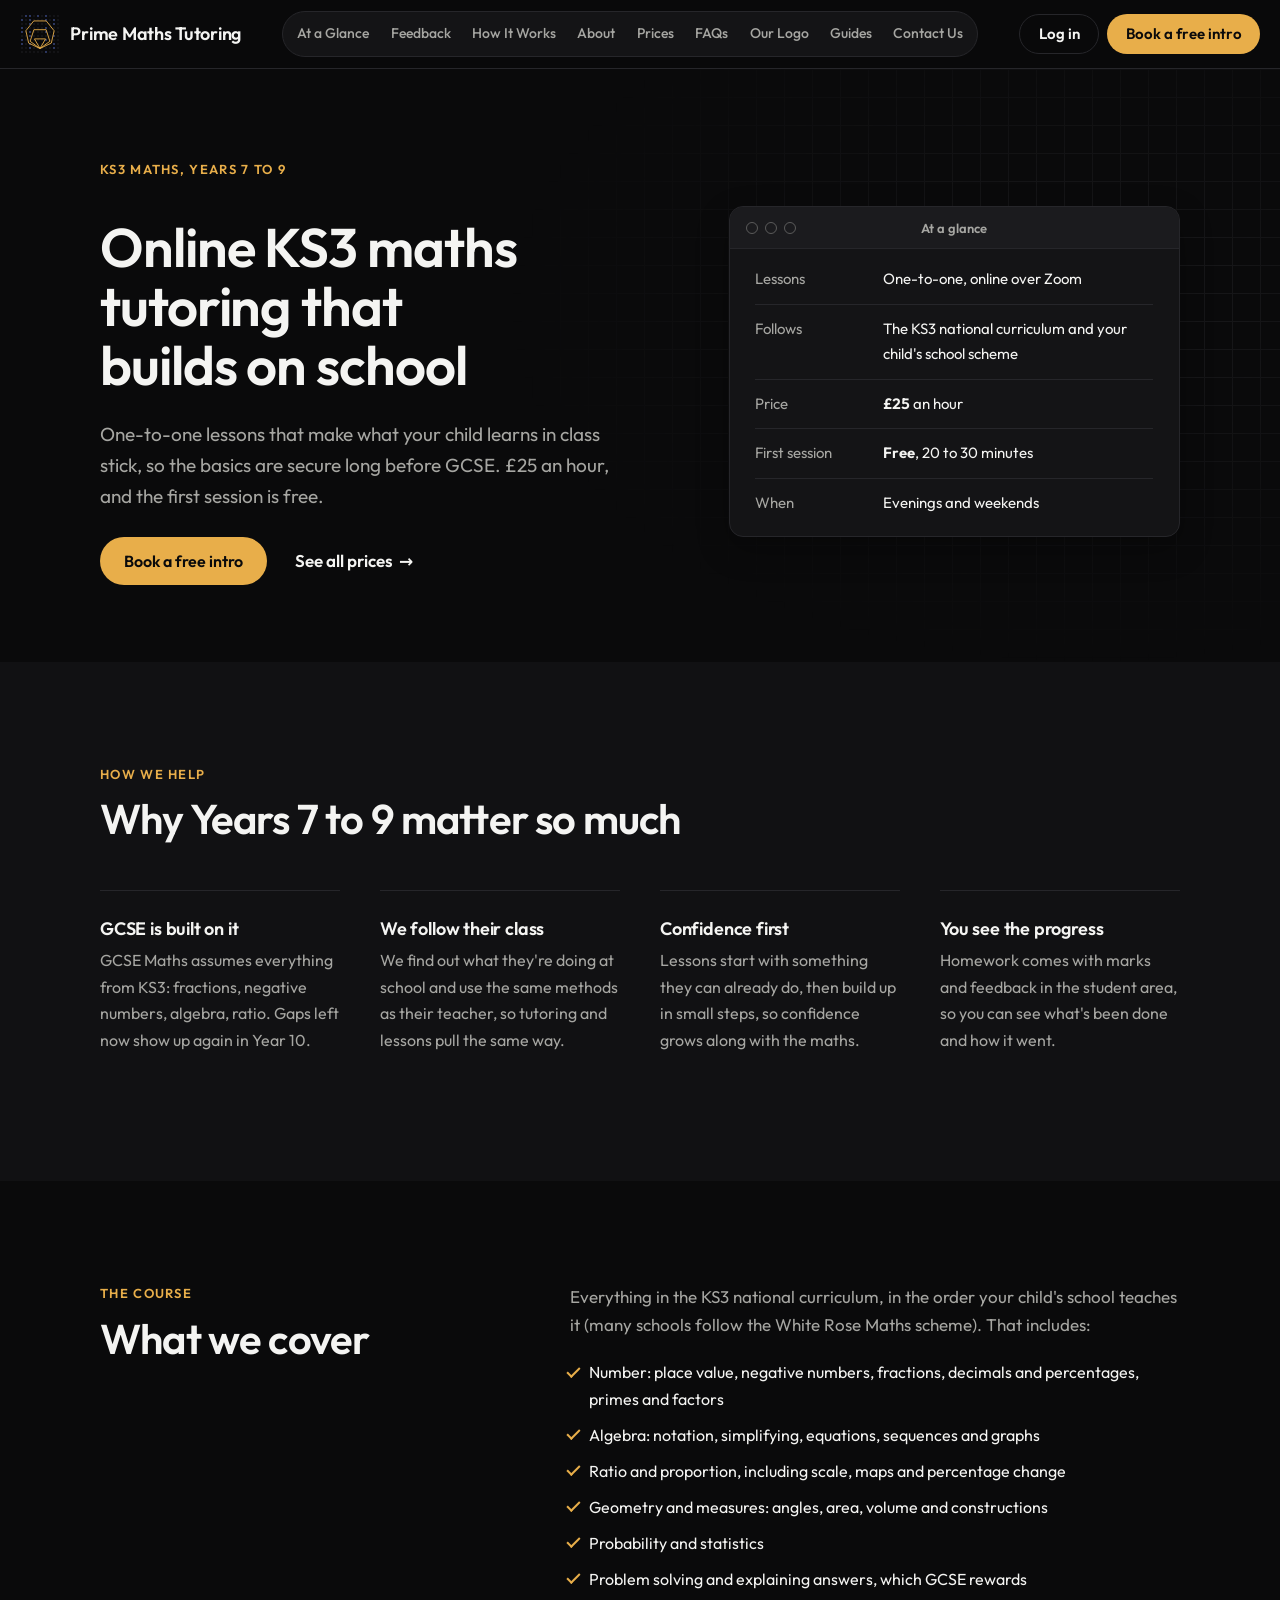
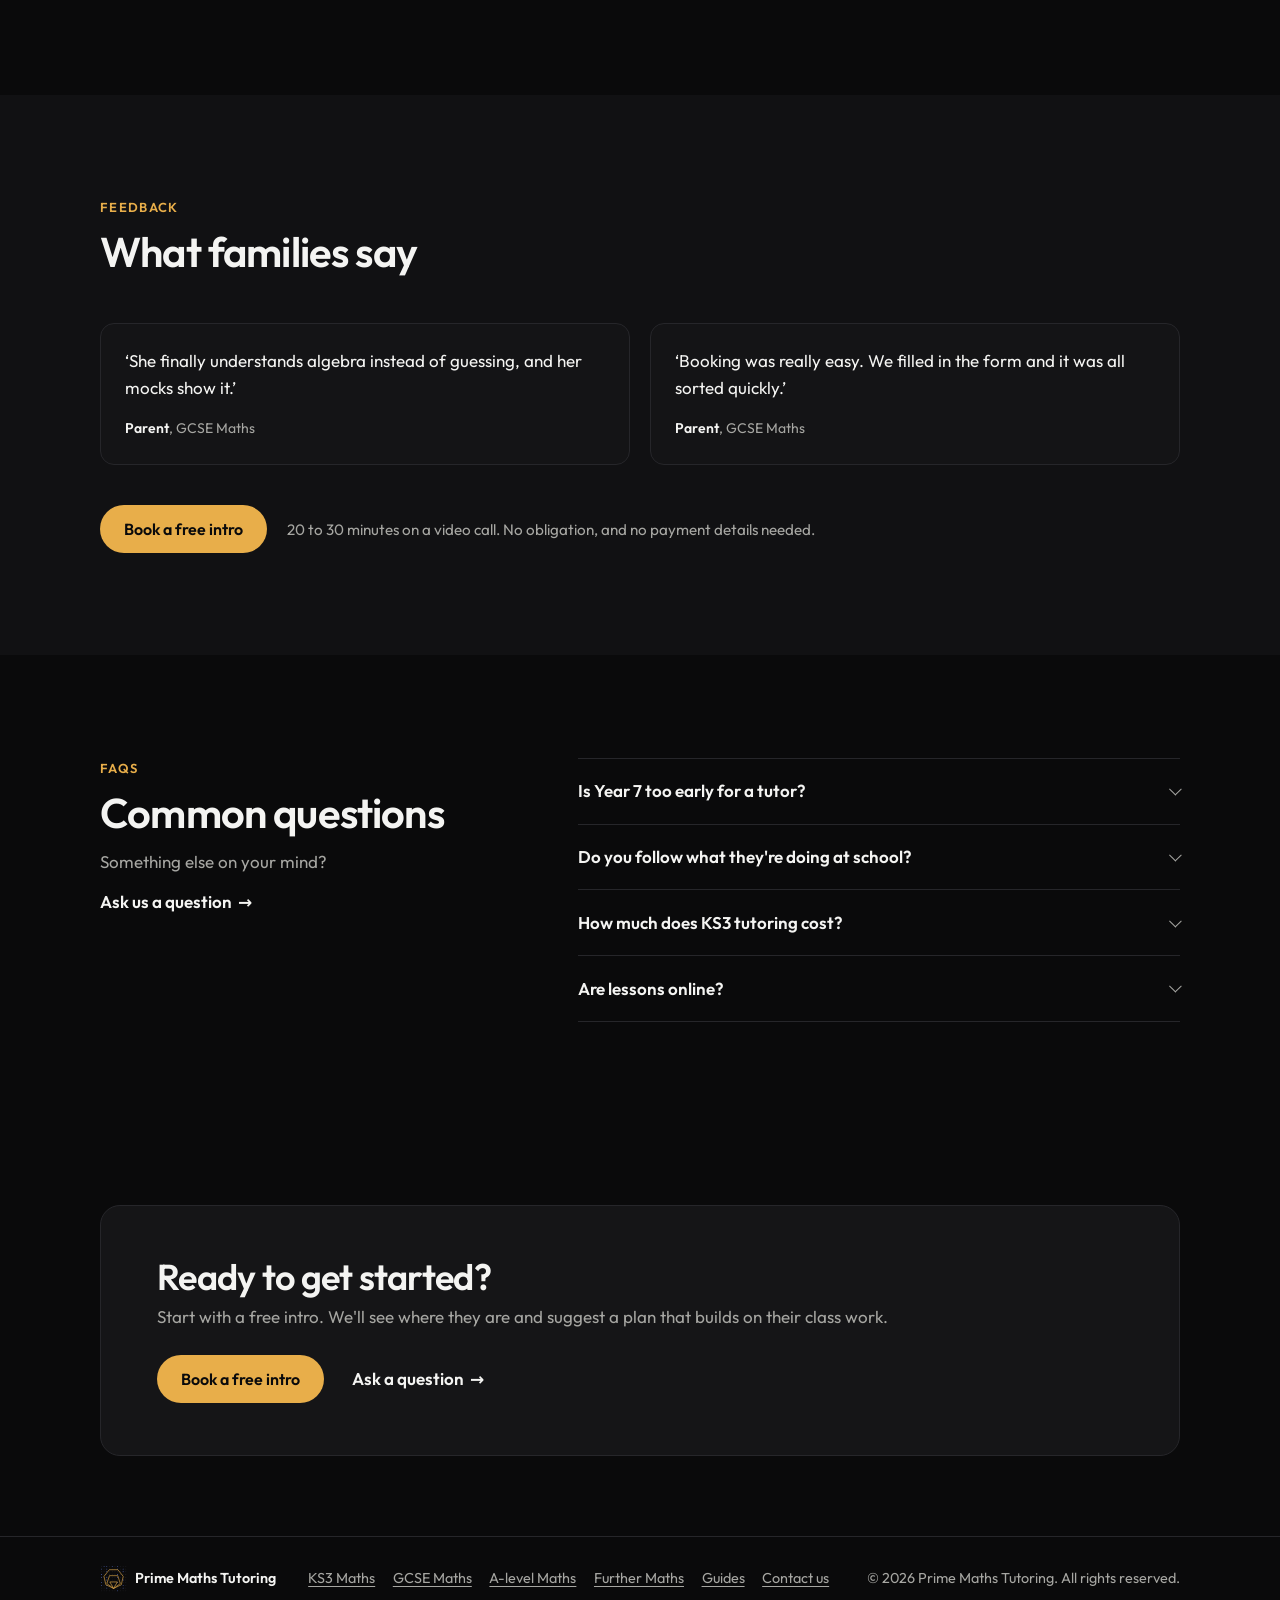
<file: ks3-maths-tutor.html>
<!doctype html>
<html lang="en-GB">
<head>
<meta charset="utf-8">
<meta name="viewport" content="width=device-width, initial-scale=1, viewport-fit=cover">
<title>Online KS3 Maths Tutor for Years 7 to 9 | Prime Maths Tutoring</title>
<meta name="description" content="One-to-one online KS3 maths tutoring for Years 7 to 9, built on what your child is doing in class. £25 an hour, and the first session is free.">
<meta name="theme-color" content="#0A0A0B">
<link rel="icon" href="/favicon.svg" type="image/svg+xml">
<link rel="apple-touch-icon" href="/images/apple-touch-icon.png">
<meta property="og:type" content="website">
<meta property="og:site_name" content="Prime Maths Tutoring">
<meta property="og:locale" content="en_GB">
<meta property="og:title" content="Online KS3 Maths Tutor for Years 7 to 9 | Prime Maths Tutoring">
<meta property="og:description" content="One-to-one online KS3 maths tutoring for Years 7 to 9, built on what your child is doing in class. £25 an hour, and the first session is free.">
<meta property="og:image" content="https://www.primemathstutoring.co.uk/images/og.png">
<meta property="og:url" content="https://www.primemathstutoring.co.uk/ks3-maths-tutor">
<link rel="canonical" href="https://www.primemathstutoring.co.uk/ks3-maths-tutor">
<link rel="preload" href="/fonts/outfit.woff2" as="font" type="font/woff2" crossorigin>
<link rel="stylesheet" href="/styles.css">
<script type="application/ld+json">
{
  "@context": "https://schema.org",
  "@graph": [
    {
      "@type": "Service",
      "@id": "https://www.primemathstutoring.co.uk/ks3-maths-tutor#service",
      "name": "Online KS3 maths tutoring that builds on school",
      "serviceType": "KS3 Maths tutoring",
      "url": "https://www.primemathstutoring.co.uk/ks3-maths-tutor",
      "description": "One-to-one online KS3 maths tutoring for Years 7 to 9, built on what your child is doing in class. £25 an hour, and the first session is free.",
      "provider": {
        "@id": "https://www.primemathstutoring.co.uk/#org"
      },
      "areaServed": {
        "@type": "Country",
        "name": "United Kingdom"
      },
      "availableChannel": {
        "@type": "ServiceChannel",
        "serviceType": "Online one-to-one lessons over Zoom",
        "serviceUrl": "https://www.primemathstutoring.co.uk/book"
      }
    },
    {
      "@type": "FAQPage",
      "@id": "https://www.primemathstutoring.co.uk/ks3-maths-tutor#faqs",
      "mainEntity": [
        {
          "@type": "Question",
          "name": "Is Year 7 too early for a tutor?",
          "acceptedAnswer": {
            "@type": "Answer",
            "text": "Not if there's a gap to close or confidence to build. KS3 is a good time to fix things, before the pressure of GCSE. Year 8 and 9 are also good times to start, once topics like algebra and ratio begin to feel harder."
          }
        },
        {
          "@type": "Question",
          "name": "Do you follow what they're doing at school?",
          "acceptedAnswer": {
            "@type": "Answer",
            "text": "Yes. On the free intro we ask what they're doing in class, and lessons build on that using the same methods as their teacher. That way tutoring makes school work stick, instead of running a separate course."
          }
        },
        {
          "@type": "Question",
          "name": "How much does KS3 tutoring cost?",
          "acceptedAnswer": {
            "@type": "Answer",
            "text": "£25 an hour, paid per lesson with no long-term contract. The first session is a free 20 to 30 minute introductory call."
          }
        },
        {
          "@type": "Question",
          "name": "Are lessons online?",
          "acceptedAnswer": {
            "@type": "Answer",
            "text": "Yes. All lessons are one-to-one over Zoom, so you can be anywhere in the UK."
          }
        }
      ]
    },
    {
      "@type": "BreadcrumbList",
      "itemListElement": [
        {
          "@type": "ListItem",
          "position": 1,
          "name": "Home",
          "item": "https://www.primemathstutoring.co.uk/"
        },
        {
          "@type": "ListItem",
          "position": 2,
          "name": "KS3 Maths",
          "item": "https://www.primemathstutoring.co.uk/ks3-maths-tutor"
        }
      ]
    }
  ]
}
</script>
</head>
<body>

<a class="skip" href="#main">Skip to content</a>

<header class="site-header">
  <div class="wrap header-inner">
    <a class="brand" href="/" aria-label="Prime Maths Tutoring, home page">
      <svg class="logo-mark" viewBox="0 0 400 400" aria-hidden="true" focusable="false"><g><circle cx="20" cy="20" r="6.5" class="n"/><circle cx="60" cy="20" r="6.5" class="p"/><circle cx="100" cy="20" r="6.5" class="p"/><circle cx="140" cy="20" r="6.5" class="n"/><circle cx="180" cy="20" r="6.5" class="p"/><circle cx="220" cy="20" r="6.5" class="n"/><circle cx="260" cy="20" r="6.5" class="p"/><circle cx="300" cy="20" r="6.5" class="n"/><circle cx="340" cy="20" r="6.5" class="n"/><circle cx="380" cy="20" r="6.5" class="n"/><circle cx="20" cy="60" r="6.5" class="p"/><circle cx="60" cy="60" r="6.5" class="n"/><circle cx="100" cy="60" r="6.5" class="p"/><circle cx="140" cy="60" r="6.5" class="n"/><circle cx="180" cy="60" r="6.5" class="n"/><circle cx="220" cy="60" r="6.5" class="n"/><circle cx="260" cy="60" r="6.5" class="p"/><circle cx="300" cy="60" r="6.5" class="n"/><circle cx="340" cy="60" r="6.5" class="p"/><circle cx="380" cy="60" r="6.5" class="n"/><circle cx="20" cy="100" r="6.5" class="n"/><circle cx="60" cy="100" r="6.5" class="n"/><circle cx="100" cy="100" r="6.5" class="p"/><circle cx="140" cy="100" r="6.5" class="n"/><circle cx="180" cy="100" r="6.5" class="n"/><circle cx="220" cy="100" r="6.5" class="n"/><circle cx="260" cy="100" r="6.5" class="n"/><circle cx="300" cy="100" r="6.5" class="n"/><circle cx="340" cy="100" r="6.5" class="p"/><circle cx="380" cy="100" r="6.5" class="n"/><circle cx="20" cy="140" r="6.5" class="p"/><circle cx="60" cy="140" r="6.5" class="n"/><circle cx="100" cy="140" r="6.5" class="n"/><circle cx="140" cy="140" r="6.5" class="n"/><circle cx="180" cy="140" r="6.5" class="n"/><circle cx="220" cy="140" r="6.5" class="n"/><circle cx="260" cy="140" r="6.5" class="p"/><circle cx="300" cy="140" r="6.5" class="n"/><circle cx="340" cy="140" r="6.5" class="n"/><circle cx="380" cy="140" r="6.5" class="n"/><circle cx="20" cy="180" r="6.5" class="p"/><circle cx="60" cy="180" r="6.5" class="n"/><circle cx="100" cy="180" r="6.5" class="p"/><circle cx="140" cy="180" r="6.5" class="n"/><circle cx="180" cy="180" r="6.5" class="n"/><circle cx="220" cy="180" r="6.5" class="n"/><circle cx="260" cy="180" r="6.5" class="p"/><circle cx="300" cy="180" r="6.5" class="n"/><circle cx="340" cy="180" r="6.5" class="n"/><circle cx="380" cy="180" r="6.5" class="n"/><circle cx="20" cy="220" r="6.5" class="n"/><circle cx="60" cy="220" r="6.5" class="n"/><circle cx="100" cy="220" r="6.5" class="p"/><circle cx="140" cy="220" r="6.5" class="n"/><circle cx="180" cy="220" r="6.5" class="n"/><circle cx="220" cy="220" r="6.5" class="n"/><circle cx="260" cy="220" r="6.5" class="n"/><circle cx="300" cy="220" r="6.5" class="n"/><circle cx="340" cy="220" r="6.5" class="p"/><circle cx="380" cy="220" r="6.5" class="n"/><circle cx="20" cy="260" r="6.5" class="p"/><circle cx="60" cy="260" r="6.5" class="n"/><circle cx="100" cy="260" r="6.5" class="n"/><circle cx="140" cy="260" r="6.5" class="n"/><circle cx="180" cy="260" r="6.5" class="n"/><circle cx="220" cy="260" r="6.5" class="n"/><circle cx="260" cy="260" r="6.5" class="p"/><circle cx="300" cy="260" r="6.5" class="n"/><circle cx="340" cy="260" r="6.5" class="n"/><circle cx="380" cy="260" r="6.5" class="n"/><circle cx="20" cy="300" r="6.5" class="p"/><circle cx="60" cy="300" r="6.5" class="n"/><circle cx="100" cy="300" r="6.5" class="p"/><circle cx="140" cy="300" r="6.5" class="n"/><circle cx="180" cy="300" r="6.5" class="n"/><circle cx="220" cy="300" r="6.5" class="n"/><circle cx="260" cy="300" r="6.5" class="n"/><circle cx="300" cy="300" r="6.5" class="n"/><circle cx="340" cy="300" r="6.5" class="p"/><circle cx="380" cy="300" r="6.5" class="n"/><circle cx="20" cy="340" r="6.5" class="n"/><circle cx="60" cy="340" r="6.5" class="n"/><circle cx="100" cy="340" r="6.5" class="p"/><circle cx="140" cy="340" r="6.5" class="n"/><circle cx="180" cy="340" r="6.5" class="n"/><circle cx="220" cy="340" r="6.5" class="n"/><circle cx="260" cy="340" r="6.5" class="n"/><circle cx="300" cy="340" r="6.5" class="n"/><circle cx="340" cy="340" r="6.5" class="p"/><circle cx="380" cy="340" r="6.5" class="n"/><circle cx="20" cy="380" r="6.5" class="n"/><circle cx="60" cy="380" r="6.5" class="n"/><circle cx="100" cy="380" r="6.5" class="n"/><circle cx="140" cy="380" r="6.5" class="n"/><circle cx="180" cy="380" r="6.5" class="n"/><circle cx="220" cy="380" r="6.5" class="n"/><circle cx="260" cy="380" r="6.5" class="p"/><circle cx="300" cy="380" r="6.5" class="n"/><circle cx="340" cy="380" r="6.5" class="n"/><circle cx="380" cy="380" r="6.5" class="n"/></g><polygon class="s hept" points="200.0,345.0 86.6,290.4 58.6,167.7 137.1,69.4 262.9,69.4 341.4,167.7 313.4,290.4"/><polygon class="s pent" points="200.0,345.0 101.1,273.1 138.9,156.9 261.1,156.9 298.9,273.1"/><polygon class="s tri" points="200.0,345.0 144.6,249.0 255.4,249.0"/></svg>
      <span class="brand-name"><span>Prime Maths</span> <span>Tutoring</span></span>
    </a>
    <div class="tabs-row">
      <nav class="tabs" aria-label="Main">
        <a href="/" data-section="top">At a Glance</a>
        <a href="/feedback" data-section="reviews">Feedback</a>
        <a href="/how-it-works" data-section="how">How It Works</a>
        <a href="/about" data-section="about">About</a>
        <a href="/prices" data-section="prices">Prices</a>
        <a href="/faqs" data-section="faqs">FAQs</a>
        <a href="/our-logo" data-section="logo">Our Logo</a>
        <a href="/guides">Guides</a>
        <a href="/contact">Contact Us</a>
      </nav>
    </div>
    <div class="header-actions">
      <a class="btn btn-small btn-ghost btn-login" href="/portal">Log in</a>
      <a class="btn btn-small" href="/book"><span>Book <span class="long-label">a free </span>intro</span></a>
    </div>
  </div>
</header>

<main id="main" class="level-page">
  <section class="hero">
    <div class="wrap hero-grid">
      <div class="hero-copy">
        <p class="eyebrow">KS3 Maths, Years 7 to 9</p>
        <h1>Online KS3 maths tutoring that builds on school</h1>
        <p class="lede">One-to-one lessons that make what your child learns in class stick, so the basics are secure long before GCSE. £25 an hour, and the first session is free.</p>
        <div class="actions">
          <a class="btn" href="/book?subject=KS3%20Maths">Book a free intro</a>
          <a class="link-arrow" href="/prices">See all prices</a>
        </div>
      </div>
      <aside class="glance window" aria-labelledby="glance-title">
        <div class="window-bar">
          <span class="window-dots" aria-hidden="true"><i></i><i></i><i></i></span>
          <h2 id="glance-title" class="window-title">At a glance</h2>
        </div>
        <dl class="window-body">
          <div><dt>Lessons</dt><dd>One-to-one, online over Zoom</dd></div>
          <div><dt>Follows</dt><dd>The KS3 national curriculum and your child's school scheme</dd></div>
          <div><dt>Price</dt><dd><strong>£25</strong> an hour</dd></div>
          <div><dt>First session</dt><dd><strong>Free</strong>, 20 to 30 minutes</dd></div>
          <div><dt>When</dt><dd>Evenings and weekends</dd></div>
        </dl>
      </aside>
    </div>
  </section>

  <section class="section section-tint" aria-labelledby="why-title">
    <div class="wrap">
      <div class="section-head">
        <p class="eyebrow">How we help</p>
        <h2 id="why-title">Why Years 7 to 9 matter so much</h2>
      </div>
      <ul class="points">
        <li>
          <h3>GCSE is built on it</h3>
          <p>GCSE Maths assumes everything from KS3: fractions, negative numbers, algebra, ratio. Gaps left now show up again in Year 10.</p>
        </li>
        <li>
          <h3>We follow their class</h3>
          <p>We find out what they're doing at school and use the same methods as their teacher, so tutoring and lessons pull the same way.</p>
        </li>
        <li>
          <h3>Confidence first</h3>
          <p>Lessons start with something they can already do, then build up in small steps, so confidence grows along with the maths.</p>
        </li>
        <li>
          <h3>You see the progress</h3>
          <p>Homework comes with marks and feedback in the student area, so you can see what's been done and how it went.</p>
        </li>
      </ul>
    </div>
  </section>

  <section class="section" aria-labelledby="cover-title">
    <div class="wrap level-cover">
      <div class="section-head flush">
        <p class="eyebrow">The course</p>
        <h2 id="cover-title">What we cover</h2>
      </div>
      <div class="level-cover-body">
        <p>Everything in the KS3 national curriculum, in the order your child's school teaches it (many schools follow the White Rose Maths scheme). That includes:</p>
        <ul class="checks">
          <li>Number: place value, negative numbers, fractions, decimals and percentages, primes and factors</li>
          <li>Algebra: notation, simplifying, equations, sequences and graphs</li>
          <li>Ratio and proportion, including scale, maps and percentage change</li>
          <li>Geometry and measures: angles, area, volume and constructions</li>
          <li>Probability and statistics</li>
          <li>Problem solving and explaining answers, which GCSE rewards</li>
        </ul>
      </div>
    </div>
  </section>

  <section class="section section-tint" aria-labelledby="quotes-title">
    <div class="wrap">
      <div class="section-head">
        <p class="eyebrow">Feedback</p>
        <h2 id="quotes-title">What families say</h2>
      </div>
      <ul class="level-quotes">
        <li class="review"><blockquote><p>She finally understands algebra instead of guessing, and her mocks show it.</p></blockquote><p class="review-meta"><strong>Parent</strong>, GCSE Maths</p></li>
        <li class="review"><blockquote><p>Booking was really easy. We filled in the form and it was all sorted quickly.</p></blockquote><p class="review-meta"><strong>Parent</strong>, GCSE Maths</p></li>
      </ul>
      <div class="section-cta">
        <a class="btn" href="/book?subject=KS3%20Maths">Book a free intro</a>
        <p>20 to 30 minutes on a video call. No obligation, and no payment details needed.</p>
      </div>
    </div>
  </section>

  <section class="section" aria-labelledby="faqs-title">
    <div class="wrap faqs">
      <div class="section-head">
        <p class="eyebrow">FAQs</p>
        <h2 id="faqs-title">Common questions</h2>
        <p>Something else on your mind?</p>
        <a class="link-arrow" href="/contact">Ask us a question</a>
      </div>
      <div class="faq-list">
        <details>
          <summary>Is Year 7 too early for a tutor?</summary>
          <p>Not if there's a gap to close or confidence to build. KS3 is a good time to fix things, before the pressure of GCSE. Year 8 and 9 are also good times to start, once topics like algebra and ratio begin to feel harder.</p>
        </details>
        <details>
          <summary>Do you follow what they're doing at school?</summary>
          <p>Yes. On the free intro we ask what they're doing in class, and lessons build on that using the same methods as their teacher. That way tutoring makes school work stick, instead of running a separate course.</p>
        </details>
        <details>
          <summary>How much does KS3 tutoring cost?</summary>
          <p>£25 an hour, paid per lesson with no long-term contract. The first session is a free 20 to 30 minute introductory call.</p>
        </details>
        <details>
          <summary>Are lessons online?</summary>
          <p>Yes. All lessons are one-to-one over Zoom, so you can be anywhere in the UK.</p>
        </details>
      </div>
    </div>
  </section>

  <section class="closing">
    <div class="wrap">
      <div class="closing-inner">
        <div>
          <h2>Ready to get started?</h2>
          <p>Start with a free intro. We'll see where they are and suggest a plan that builds on their class work.</p>
        </div>
        <div class="actions">
          <a class="btn" href="/book?subject=KS3%20Maths">Book a free intro</a>
          <a class="link-arrow" href="/contact">Ask a question</a>
        </div>
      </div>
    </div>
  </section>
</main>

<!-- On phones: a slim booking bar that appears once the top of the page has scrolled away -->
<div class="cta-bar" id="cta-bar" hidden>
  <p><strong>Free intro</strong><span>20 to 30 minutes, no obligation</span></p>
  <a class="btn btn-small" href="/book?subject=KS3%20Maths">Book a free intro</a>
</div>

<footer class="site-footer">
  <div class="wrap footer-inner">
    <p class="footer-brand"><svg class="logo-mark" viewBox="0 0 400 400" aria-hidden="true" focusable="false"><g><circle cx="20" cy="20" r="6.5" class="n"/><circle cx="60" cy="20" r="6.5" class="p"/><circle cx="100" cy="20" r="6.5" class="p"/><circle cx="140" cy="20" r="6.5" class="n"/><circle cx="180" cy="20" r="6.5" class="p"/><circle cx="220" cy="20" r="6.5" class="n"/><circle cx="260" cy="20" r="6.5" class="p"/><circle cx="300" cy="20" r="6.5" class="n"/><circle cx="340" cy="20" r="6.5" class="n"/><circle cx="380" cy="20" r="6.5" class="n"/><circle cx="20" cy="60" r="6.5" class="p"/><circle cx="60" cy="60" r="6.5" class="n"/><circle cx="100" cy="60" r="6.5" class="p"/><circle cx="140" cy="60" r="6.5" class="n"/><circle cx="180" cy="60" r="6.5" class="n"/><circle cx="220" cy="60" r="6.5" class="n"/><circle cx="260" cy="60" r="6.5" class="p"/><circle cx="300" cy="60" r="6.5" class="n"/><circle cx="340" cy="60" r="6.5" class="p"/><circle cx="380" cy="60" r="6.5" class="n"/><circle cx="20" cy="100" r="6.5" class="n"/><circle cx="60" cy="100" r="6.5" class="n"/><circle cx="100" cy="100" r="6.5" class="p"/><circle cx="140" cy="100" r="6.5" class="n"/><circle cx="180" cy="100" r="6.5" class="n"/><circle cx="220" cy="100" r="6.5" class="n"/><circle cx="260" cy="100" r="6.5" class="n"/><circle cx="300" cy="100" r="6.5" class="n"/><circle cx="340" cy="100" r="6.5" class="p"/><circle cx="380" cy="100" r="6.5" class="n"/><circle cx="20" cy="140" r="6.5" class="p"/><circle cx="60" cy="140" r="6.5" class="n"/><circle cx="100" cy="140" r="6.5" class="n"/><circle cx="140" cy="140" r="6.5" class="n"/><circle cx="180" cy="140" r="6.5" class="n"/><circle cx="220" cy="140" r="6.5" class="n"/><circle cx="260" cy="140" r="6.5" class="p"/><circle cx="300" cy="140" r="6.5" class="n"/><circle cx="340" cy="140" r="6.5" class="n"/><circle cx="380" cy="140" r="6.5" class="n"/><circle cx="20" cy="180" r="6.5" class="p"/><circle cx="60" cy="180" r="6.5" class="n"/><circle cx="100" cy="180" r="6.5" class="p"/><circle cx="140" cy="180" r="6.5" class="n"/><circle cx="180" cy="180" r="6.5" class="n"/><circle cx="220" cy="180" r="6.5" class="n"/><circle cx="260" cy="180" r="6.5" class="p"/><circle cx="300" cy="180" r="6.5" class="n"/><circle cx="340" cy="180" r="6.5" class="n"/><circle cx="380" cy="180" r="6.5" class="n"/><circle cx="20" cy="220" r="6.5" class="n"/><circle cx="60" cy="220" r="6.5" class="n"/><circle cx="100" cy="220" r="6.5" class="p"/><circle cx="140" cy="220" r="6.5" class="n"/><circle cx="180" cy="220" r="6.5" class="n"/><circle cx="220" cy="220" r="6.5" class="n"/><circle cx="260" cy="220" r="6.5" class="n"/><circle cx="300" cy="220" r="6.5" class="n"/><circle cx="340" cy="220" r="6.5" class="p"/><circle cx="380" cy="220" r="6.5" class="n"/><circle cx="20" cy="260" r="6.5" class="p"/><circle cx="60" cy="260" r="6.5" class="n"/><circle cx="100" cy="260" r="6.5" class="n"/><circle cx="140" cy="260" r="6.5" class="n"/><circle cx="180" cy="260" r="6.5" class="n"/><circle cx="220" cy="260" r="6.5" class="n"/><circle cx="260" cy="260" r="6.5" class="p"/><circle cx="300" cy="260" r="6.5" class="n"/><circle cx="340" cy="260" r="6.5" class="n"/><circle cx="380" cy="260" r="6.5" class="n"/><circle cx="20" cy="300" r="6.5" class="p"/><circle cx="60" cy="300" r="6.5" class="n"/><circle cx="100" cy="300" r="6.5" class="p"/><circle cx="140" cy="300" r="6.5" class="n"/><circle cx="180" cy="300" r="6.5" class="n"/><circle cx="220" cy="300" r="6.5" class="n"/><circle cx="260" cy="300" r="6.5" class="n"/><circle cx="300" cy="300" r="6.5" class="n"/><circle cx="340" cy="300" r="6.5" class="p"/><circle cx="380" cy="300" r="6.5" class="n"/><circle cx="20" cy="340" r="6.5" class="n"/><circle cx="60" cy="340" r="6.5" class="n"/><circle cx="100" cy="340" r="6.5" class="p"/><circle cx="140" cy="340" r="6.5" class="n"/><circle cx="180" cy="340" r="6.5" class="n"/><circle cx="220" cy="340" r="6.5" class="n"/><circle cx="260" cy="340" r="6.5" class="n"/><circle cx="300" cy="340" r="6.5" class="n"/><circle cx="340" cy="340" r="6.5" class="p"/><circle cx="380" cy="340" r="6.5" class="n"/><circle cx="20" cy="380" r="6.5" class="n"/><circle cx="60" cy="380" r="6.5" class="n"/><circle cx="100" cy="380" r="6.5" class="n"/><circle cx="140" cy="380" r="6.5" class="n"/><circle cx="180" cy="380" r="6.5" class="n"/><circle cx="220" cy="380" r="6.5" class="n"/><circle cx="260" cy="380" r="6.5" class="p"/><circle cx="300" cy="380" r="6.5" class="n"/><circle cx="340" cy="380" r="6.5" class="n"/><circle cx="380" cy="380" r="6.5" class="n"/></g><polygon class="s hept" points="200.0,345.0 86.6,290.4 58.6,167.7 137.1,69.4 262.9,69.4 341.4,167.7 313.4,290.4"/><polygon class="s pent" points="200.0,345.0 101.1,273.1 138.9,156.9 261.1,156.9 298.9,273.1"/><polygon class="s tri" points="200.0,345.0 144.6,249.0 255.4,249.0"/></svg>Prime Maths Tutoring</p>
    <nav class="footer-nav" aria-label="More from Prime Maths Tutoring">
      <a class="footer-link" href="/ks3-maths-tutor">KS3 Maths</a>
      <a class="footer-link" href="/gcse-maths-tutor">GCSE Maths</a>
      <a class="footer-link" href="/a-level-maths-tutor">A-level Maths</a>
      <a class="footer-link" href="/further-maths-tutor">Further Maths</a>
      <a class="footer-link" href="/guides">Guides</a>
      <a class="footer-link" href="/contact">Contact us</a>
    </nav>
    <p class="copyright">&copy; <span id="year">2026</span> Prime Maths Tutoring. All rights reserved.</p>
  </div>
</footer>

<script src="/site.js" defer></script>
</body>
</html>
</file>
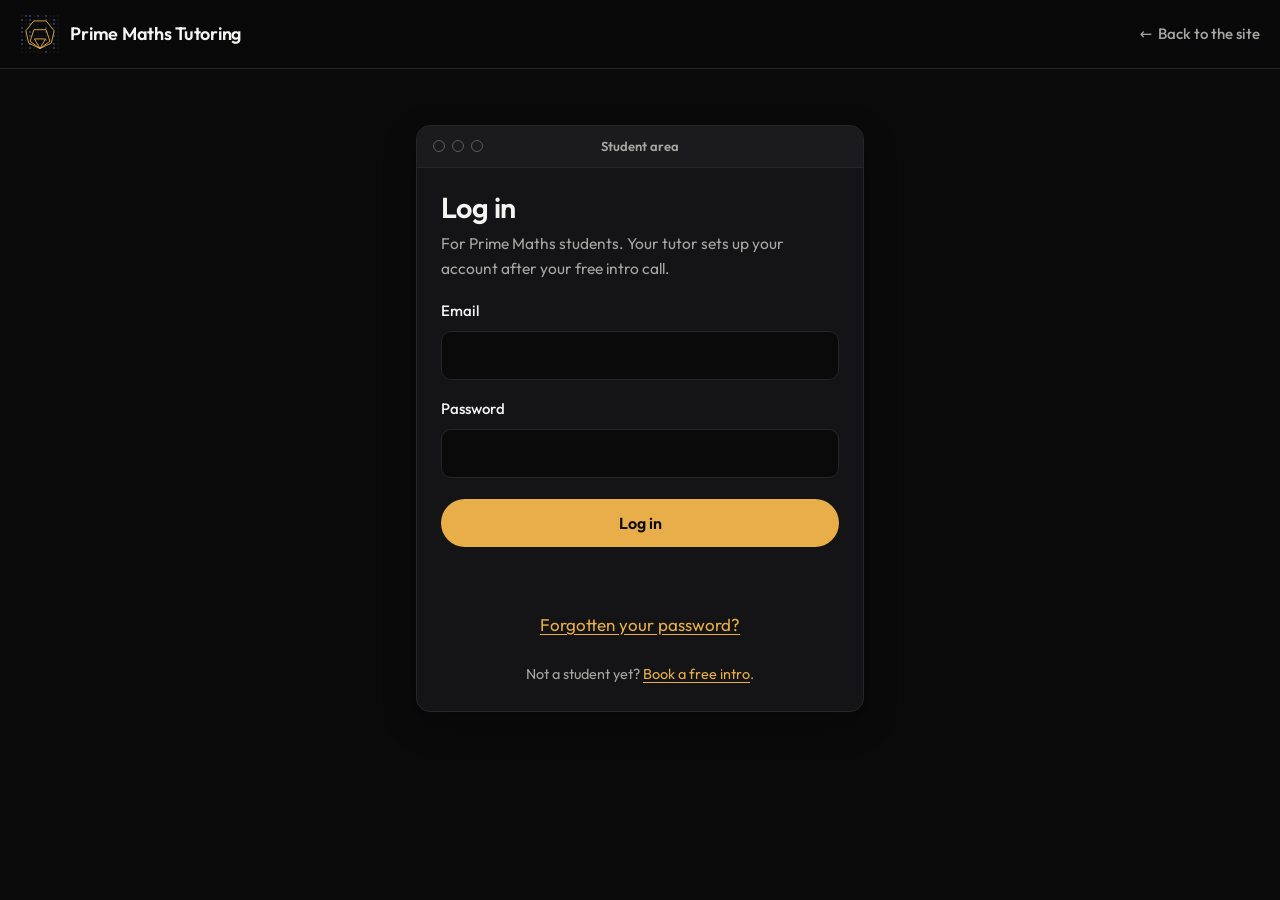
<file: portal.html>
<!doctype html>
<html lang="en-GB">
<head>
<meta charset="utf-8">
<meta name="viewport" content="width=device-width, initial-scale=1, viewport-fit=cover">
<title>Student Area | Prime Maths Tutoring</title>
<meta name="description" content="The Prime Maths Tutoring student area: homework, hand-ins, feedback, messages and resources.">
<meta name="robots" content="noindex">
<meta name="theme-color" content="#0A0A0B">
<link rel="icon" href="/favicon.svg" type="image/svg+xml">
<link rel="apple-touch-icon" href="/images/apple-touch-icon.png">
<link rel="canonical" href="https://www.primemathstutoring.co.uk/portal">
<link rel="preload" href="/fonts/outfit.woff2" as="font" type="font/woff2" crossorigin>
<link rel="stylesheet" href="/styles.css">
</head>
<body>

<a class="skip" href="#main">Skip to content</a>

<header class="site-header">
  <div class="wrap header-inner">
    <a class="brand" href="/" aria-label="Prime Maths Tutoring, home page">
      <svg class="logo-mark" viewBox="0 0 400 400" aria-hidden="true" focusable="false"><g><circle cx="20" cy="20" r="6.5" class="n"/><circle cx="60" cy="20" r="6.5" class="p"/><circle cx="100" cy="20" r="6.5" class="p"/><circle cx="140" cy="20" r="6.5" class="n"/><circle cx="180" cy="20" r="6.5" class="p"/><circle cx="220" cy="20" r="6.5" class="n"/><circle cx="260" cy="20" r="6.5" class="p"/><circle cx="300" cy="20" r="6.5" class="n"/><circle cx="340" cy="20" r="6.5" class="n"/><circle cx="380" cy="20" r="6.5" class="n"/><circle cx="20" cy="60" r="6.5" class="p"/><circle cx="60" cy="60" r="6.5" class="n"/><circle cx="100" cy="60" r="6.5" class="p"/><circle cx="140" cy="60" r="6.5" class="n"/><circle cx="180" cy="60" r="6.5" class="n"/><circle cx="220" cy="60" r="6.5" class="n"/><circle cx="260" cy="60" r="6.5" class="p"/><circle cx="300" cy="60" r="6.5" class="n"/><circle cx="340" cy="60" r="6.5" class="p"/><circle cx="380" cy="60" r="6.5" class="n"/><circle cx="20" cy="100" r="6.5" class="n"/><circle cx="60" cy="100" r="6.5" class="n"/><circle cx="100" cy="100" r="6.5" class="p"/><circle cx="140" cy="100" r="6.5" class="n"/><circle cx="180" cy="100" r="6.5" class="n"/><circle cx="220" cy="100" r="6.5" class="n"/><circle cx="260" cy="100" r="6.5" class="n"/><circle cx="300" cy="100" r="6.5" class="n"/><circle cx="340" cy="100" r="6.5" class="p"/><circle cx="380" cy="100" r="6.5" class="n"/><circle cx="20" cy="140" r="6.5" class="p"/><circle cx="60" cy="140" r="6.5" class="n"/><circle cx="100" cy="140" r="6.5" class="n"/><circle cx="140" cy="140" r="6.5" class="n"/><circle cx="180" cy="140" r="6.5" class="n"/><circle cx="220" cy="140" r="6.5" class="n"/><circle cx="260" cy="140" r="6.5" class="p"/><circle cx="300" cy="140" r="6.5" class="n"/><circle cx="340" cy="140" r="6.5" class="n"/><circle cx="380" cy="140" r="6.5" class="n"/><circle cx="20" cy="180" r="6.5" class="p"/><circle cx="60" cy="180" r="6.5" class="n"/><circle cx="100" cy="180" r="6.5" class="p"/><circle cx="140" cy="180" r="6.5" class="n"/><circle cx="180" cy="180" r="6.5" class="n"/><circle cx="220" cy="180" r="6.5" class="n"/><circle cx="260" cy="180" r="6.5" class="p"/><circle cx="300" cy="180" r="6.5" class="n"/><circle cx="340" cy="180" r="6.5" class="n"/><circle cx="380" cy="180" r="6.5" class="n"/><circle cx="20" cy="220" r="6.5" class="n"/><circle cx="60" cy="220" r="6.5" class="n"/><circle cx="100" cy="220" r="6.5" class="p"/><circle cx="140" cy="220" r="6.5" class="n"/><circle cx="180" cy="220" r="6.5" class="n"/><circle cx="220" cy="220" r="6.5" class="n"/><circle cx="260" cy="220" r="6.5" class="n"/><circle cx="300" cy="220" r="6.5" class="n"/><circle cx="340" cy="220" r="6.5" class="p"/><circle cx="380" cy="220" r="6.5" class="n"/><circle cx="20" cy="260" r="6.5" class="p"/><circle cx="60" cy="260" r="6.5" class="n"/><circle cx="100" cy="260" r="6.5" class="n"/><circle cx="140" cy="260" r="6.5" class="n"/><circle cx="180" cy="260" r="6.5" class="n"/><circle cx="220" cy="260" r="6.5" class="n"/><circle cx="260" cy="260" r="6.5" class="p"/><circle cx="300" cy="260" r="6.5" class="n"/><circle cx="340" cy="260" r="6.5" class="n"/><circle cx="380" cy="260" r="6.5" class="n"/><circle cx="20" cy="300" r="6.5" class="p"/><circle cx="60" cy="300" r="6.5" class="n"/><circle cx="100" cy="300" r="6.5" class="p"/><circle cx="140" cy="300" r="6.5" class="n"/><circle cx="180" cy="300" r="6.5" class="n"/><circle cx="220" cy="300" r="6.5" class="n"/><circle cx="260" cy="300" r="6.5" class="n"/><circle cx="300" cy="300" r="6.5" class="n"/><circle cx="340" cy="300" r="6.5" class="p"/><circle cx="380" cy="300" r="6.5" class="n"/><circle cx="20" cy="340" r="6.5" class="n"/><circle cx="60" cy="340" r="6.5" class="n"/><circle cx="100" cy="340" r="6.5" class="p"/><circle cx="140" cy="340" r="6.5" class="n"/><circle cx="180" cy="340" r="6.5" class="n"/><circle cx="220" cy="340" r="6.5" class="n"/><circle cx="260" cy="340" r="6.5" class="n"/><circle cx="300" cy="340" r="6.5" class="n"/><circle cx="340" cy="340" r="6.5" class="p"/><circle cx="380" cy="340" r="6.5" class="n"/><circle cx="20" cy="380" r="6.5" class="n"/><circle cx="60" cy="380" r="6.5" class="n"/><circle cx="100" cy="380" r="6.5" class="n"/><circle cx="140" cy="380" r="6.5" class="n"/><circle cx="180" cy="380" r="6.5" class="n"/><circle cx="220" cy="380" r="6.5" class="n"/><circle cx="260" cy="380" r="6.5" class="p"/><circle cx="300" cy="380" r="6.5" class="n"/><circle cx="340" cy="380" r="6.5" class="n"/><circle cx="380" cy="380" r="6.5" class="n"/></g><polygon class="s hept" points="200.0,345.0 86.6,290.4 58.6,167.7 137.1,69.4 262.9,69.4 341.4,167.7 313.4,290.4"/><polygon class="s pent" points="200.0,345.0 101.1,273.1 138.9,156.9 261.1,156.9 298.9,273.1"/><polygon class="s tri" points="200.0,345.0 144.6,249.0 255.4,249.0"/></svg>
      <span class="brand-name"><span>Prime Maths</span> <span>Tutoring</span></span>
    </a>
    <div class="header-actions" id="account" hidden>
      <button type="button" class="bell" id="bell" aria-label="Notifications" aria-expanded="false" aria-controls="notif-panel">
        <svg viewBox="0 0 24 24" aria-hidden="true" focusable="false"><path d="M12 3a6 6 0 0 0-6 6v3.6L4.3 15.4A1 1 0 0 0 5.2 17h13.6a1 1 0 0 0 .9-1.6L18 12.6V9a6 6 0 0 0-6-6Z"/><path d="M9.5 19a2.5 2.5 0 0 0 5 0"/></svg>
        <span class="badge" id="bell-count" hidden>0</span>
      </button>
      <button type="button" class="btn btn-small btn-ghost" id="log-out">Log out</button>
    </div>
    <a class="link-back" id="back-link" href="/">Back to the site</a>
  </div>
</header>

<!-- Notifications (opened from the bell) -->
<div class="notif-panel" id="notif-panel" role="dialog" aria-label="Notifications" hidden>
  <div class="notif-head">
    <h2>Notifications</h2>
    <button type="button" class="text-button" id="notif-read-all">Mark all as read</button>
  </div>
  <div class="notif-list" id="notif-list"></div>
</div>

<main id="main" class="portal">

  <!-- Shown while the page checks whether you're logged in -->
  <section class="portal-view" id="view-loading">
    <div class="wrap portal-center"><p class="portal-muted">Loading&hellip;</p></div>
  </section>

  <!-- Shown until the student area is connected to Supabase (see portal-setup/README.md) -->
  <section class="portal-view" id="view-setup" hidden>
    <div class="wrap portal-center">
      <div class="window portal-auth">
        <div class="window-bar"><span class="window-dots" aria-hidden="true"><i></i><i></i><i></i></span><span class="window-title">Student area</span></div>
        <div class="portal-auth-body">
          <h1>Coming soon</h1>
          <p>Our student area is being set up. If you're a student and need your homework, message your tutor and they'll send it straight over.</p>
          <a class="btn" href="/">Back to the site</a>
        </div>
      </div>
    </div>
  </section>

  <!-- Log in -->
  <section class="portal-view" id="view-login" hidden>
    <div class="wrap portal-center">
      <div class="window portal-auth">
        <div class="window-bar"><span class="window-dots" aria-hidden="true"><i></i><i></i><i></i></span><span class="window-title">Student area</span></div>
        <form class="form" id="login-form" novalidate>
          <div class="portal-auth-head">
            <h1>Log in</h1>
            <p>For Prime Maths students. Your tutor sets up your account after your free intro call.</p>
          </div>
          <div class="field">
            <label for="login-email">Email</label>
            <input id="login-email" type="email" autocomplete="username" required>
          </div>
          <div class="field">
            <label for="login-password">Password</label>
            <input id="login-password" type="password" autocomplete="current-password" required>
          </div>
          <button class="btn btn-block" type="submit">Log in</button>
          <p class="form-status" role="status" aria-live="polite"></p>
          <p class="portal-auth-links"><button type="button" class="text-button" id="forgot-open">Forgotten your password?</button></p>
          <p class="portal-muted portal-auth-foot">Not a student yet? <a href="/book">Book a free intro</a>.</p>
        </form>
      </div>
    </div>
  </section>

  <!-- Ask for a password reset email -->
  <section class="portal-view" id="view-forgot" hidden>
    <div class="wrap portal-center">
      <div class="window portal-auth">
        <div class="window-bar"><span class="window-dots" aria-hidden="true"><i></i><i></i><i></i></span><span class="window-title">Reset your password</span></div>
        <form class="form" id="forgot-form" novalidate>
          <div class="portal-auth-head">
            <h1>Reset your password</h1>
            <p>Enter the email your account uses and we'll send you a link to choose a new password.</p>
          </div>
          <div class="field">
            <label for="forgot-email">Email</label>
            <input id="forgot-email" type="email" autocomplete="username" required>
          </div>
          <button class="btn btn-block" type="submit">Send reset link</button>
          <p class="form-status" role="status" aria-live="polite"></p>
          <p class="portal-auth-links"><button type="button" class="text-button" id="forgot-close">Back to log in</button></p>
          <p class="portal-muted portal-auth-foot">No email after a few minutes? Check your spam, or message your tutor and we'll reset it for you.</p>
        </form>
      </div>
    </div>
  </section>

  <!-- Choose a new password (after a reset link, a first login, or from the Password button) -->
  <section class="portal-view" id="view-password" hidden>
    <div class="wrap portal-center">
      <div class="window portal-auth">
        <div class="window-bar"><span class="window-dots" aria-hidden="true"><i></i><i></i><i></i></span><span class="window-title">Choose a password</span></div>
        <form class="form" id="password-form" novalidate>
          <div class="portal-auth-head">
            <h1>Choose a new password</h1>
            <p>Use at least 8 characters. Something you'll remember, that you don't use anywhere else.</p>
          </div>
          <div class="field">
            <label for="new-password">New password</label>
            <input id="new-password" type="password" autocomplete="new-password" minlength="8" required>
          </div>
          <div class="field">
            <label for="new-password-again">Type it again</label>
            <input id="new-password-again" type="password" autocomplete="new-password" minlength="8" required>
          </div>
          <button class="btn btn-block" type="submit">Save password</button>
          <p class="form-status" role="status" aria-live="polite"></p>
          <p class="portal-auth-links"><button type="button" class="text-button" id="password-cancel">Cancel</button></p>
        </form>
      </div>
    </div>
  </section>

  <!-- Students: homework, messages, resources and settings -->
  <section class="portal-view" id="view-student" hidden>
    <div class="wrap portal-shell">
      <div class="portal-head">
        <p class="eyebrow">Student area</p>
        <h1 id="student-greeting">Hello</h1>
        <p class="portal-muted" id="student-summary"></p>
      </div>
      <nav class="pill-tabs app-tabs" id="student-tabs" aria-label="Student area">
        <button type="button" data-tab="homework" aria-current="true">Homework <span class="badge" data-badge="homework" hidden></span></button>
        <button type="button" data-tab="messages">Messages <span class="badge" data-badge="messages" hidden></span></button>
        <button type="button" data-tab="resources">Resources</button>
        <button type="button" data-tab="settings">Settings</button>
      </nav>
      <div class="app-panel" id="s-homework"></div>
      <div class="app-panel" id="s-messages" hidden></div>
      <div class="app-panel" id="s-resources" hidden></div>
      <div class="app-panel" id="s-settings" hidden></div>
    </div>
  </section>

  <!-- Tutors and admins: set and mark homework, messages, students, resources -->
  <section class="portal-view" id="view-staff" hidden>
    <div class="wrap portal-shell">
      <div class="portal-head">
        <p class="eyebrow">Tutor area</p>
        <h1 id="staff-greeting">Hello</h1>
        <p class="portal-muted" id="staff-summary"></p>
      </div>
      <nav class="pill-tabs app-tabs" id="staff-tabs" aria-label="Tutor area">
        <button type="button" data-tab="homework" aria-current="true">Homework</button>
        <button type="button" data-tab="marking">To mark <span class="badge" data-badge="marking" hidden></span></button>
        <button type="button" data-tab="messages">Messages <span class="badge" data-badge="messages" hidden></span></button>
        <button type="button" data-tab="students">Students</button>
        <button type="button" data-tab="resources">Resources</button>
        <button type="button" data-tab="settings">Settings</button>
      </nav>

      <div class="app-panel" id="t-homework">
        <div class="portal-grid portal-grid-wide">
          <div class="window">
            <div class="window-bar"><span class="window-dots" aria-hidden="true"><i></i><i></i><i></i></span><span class="window-title">Set homework</span></div>
            <form class="form" id="hw-form" novalidate>
              <div class="field-row">
                <div class="field">
                  <label for="hw-subject">Subject</label>
                  <select id="hw-subject" required></select>
                </div>
                <div class="field">
                  <label for="hw-due">Due date</label>
                  <input id="hw-due" type="date" required>
                </div>
              </div>
              <div class="field">
                <label for="hw-title-input">Title</label>
                <input id="hw-title-input" required placeholder="e.g. Quadratics worksheet">
              </div>
              <div class="field">
                <label for="hw-instructions">Instructions <span class="optional">Optional</span></label>
                <textarea id="hw-instructions" rows="3" placeholder="e.g. Questions 1 to 8. Show all working."></textarea>
              </div>
              <div class="field">
                <label for="hw-file">Worksheet <span class="optional">Optional, PDF or image</span></label>
                <input id="hw-file" type="file" accept=".pdf,image/*">
              </div>
              <fieldset class="field self-mark-set">
                <legend>Self-marking <span class="optional">Optional</span></legend>
                <div class="field">
                  <label for="hw-self">Questions they mark themselves</label>
                  <input id="hw-self" placeholder="e.g. Questions 1 to 5">
                </div>
                <div class="self-mark-more" id="hw-self-more" hidden>
                  <div class="field">
                    <label for="hw-answers-text">Answers <span class="optional">Leave empty if they're on the sheet</span></label>
                    <textarea id="hw-answers-text" rows="3" placeholder="e.g. 1) x = 3   2) 12 cm   3) 0.45"></textarea>
                  </div>
                  <div class="field">
                    <label for="hw-answers-file">Answers or mark scheme file <span class="optional">PDF or image</span></label>
                    <input id="hw-answers-file" type="file" accept=".pdf,image/*">
                  </div>
                  <div class="field">
                    <label for="hw-answers-when">When can they see the answers?</label>
                    <select id="hw-answers-when">
                      <option value="now">Straight away, so they can mark as they go</option>
                      <option value="after">Once they've handed in their work</option>
                    </select>
                  </div>
                </div>
              </fieldset>
              <fieldset class="field">
                <legend>Set it for</legend>
                <div class="chips" id="hw-students"></div>
                <p class="portal-muted portal-small" id="hw-students-empty" hidden>No students take this subject yet. Add the subject to a student in the Students tab.</p>
              </fieldset>
              <p class="portal-muted portal-small">Students get a notification and an email, then reminders 7 days, 3 days and 1 day before it's due.</p>
              <button class="btn btn-block" type="submit">Set homework</button>
              <p class="form-status" role="status" aria-live="polite"></p>
            </form>
          </div>
          <section aria-labelledby="hw-list-title">
            <h2 class="portal-section-title" id="hw-list-title">Homework you've set</h2>
            <div id="staff-homework" class="stack"></div>
          </section>
        </div>
      </div>

      <div class="app-panel" id="t-marking" hidden></div>
      <div class="app-panel" id="t-messages" hidden></div>

      <div class="app-panel" id="t-students" hidden>
        <details class="portal-note">
          <summary><h2>Adding a new student</h2></summary>
          <ol>
            <li>In Supabase, open <strong>Authentication</strong>, then <strong>Users</strong>, then <strong>Add user</strong>, then <strong>Create new user</strong>.</li>
            <li>Enter their email and a temporary password, tick <strong>Auto Confirm User</strong>, and create them.</li>
            <li>Refresh this page. They'll appear below: add their name, subjects, tutor and parent details, then save.</li>
            <li>Give them the temporary password. They can change it in Settings once they've logged in.</li>
          </ol>
        </details>
        <div id="staff-students" class="stack"></div>
      </div>

      <div class="app-panel" id="t-resources" hidden>
        <div class="portal-grid portal-grid-wide">
          <div class="window">
            <div class="window-bar"><span class="window-dots" aria-hidden="true"><i></i><i></i><i></i></span><span class="window-title">Share a resource</span></div>
            <form class="form" id="res-form" novalidate>
              <div class="field-row">
                <div class="field">
                  <label for="res-subject">Subject</label>
                  <select id="res-subject" required></select>
                </div>
                <div class="field">
                  <label for="res-student">Who can see it</label>
                  <select id="res-student"></select>
                </div>
              </div>
              <div class="field">
                <label for="res-title-input">Title</label>
                <input id="res-title-input" required placeholder="e.g. Lesson 4 slides: vectors">
              </div>
              <div class="field">
                <label for="res-description">Description <span class="optional">Optional</span></label>
                <textarea id="res-description" rows="2"></textarea>
              </div>
              <div class="field">
                <label for="res-file">File</label>
                <input id="res-file" type="file" required>
              </div>
              <button class="btn btn-block" type="submit">Share</button>
              <p class="form-status" role="status" aria-live="polite"></p>
            </form>
          </div>
          <section aria-labelledby="res-list-title">
            <h2 class="portal-section-title" id="res-list-title">Shared resources</h2>
            <div id="staff-resources" class="stack"></div>
          </section>
        </div>
      </div>

      <div class="app-panel" id="t-settings" hidden></div>
    </div>
  </section>

</main>

<script src="/vendor/supabase.js"></script>
<script src="/portal.js"></script>
</body>
</html>
</file>
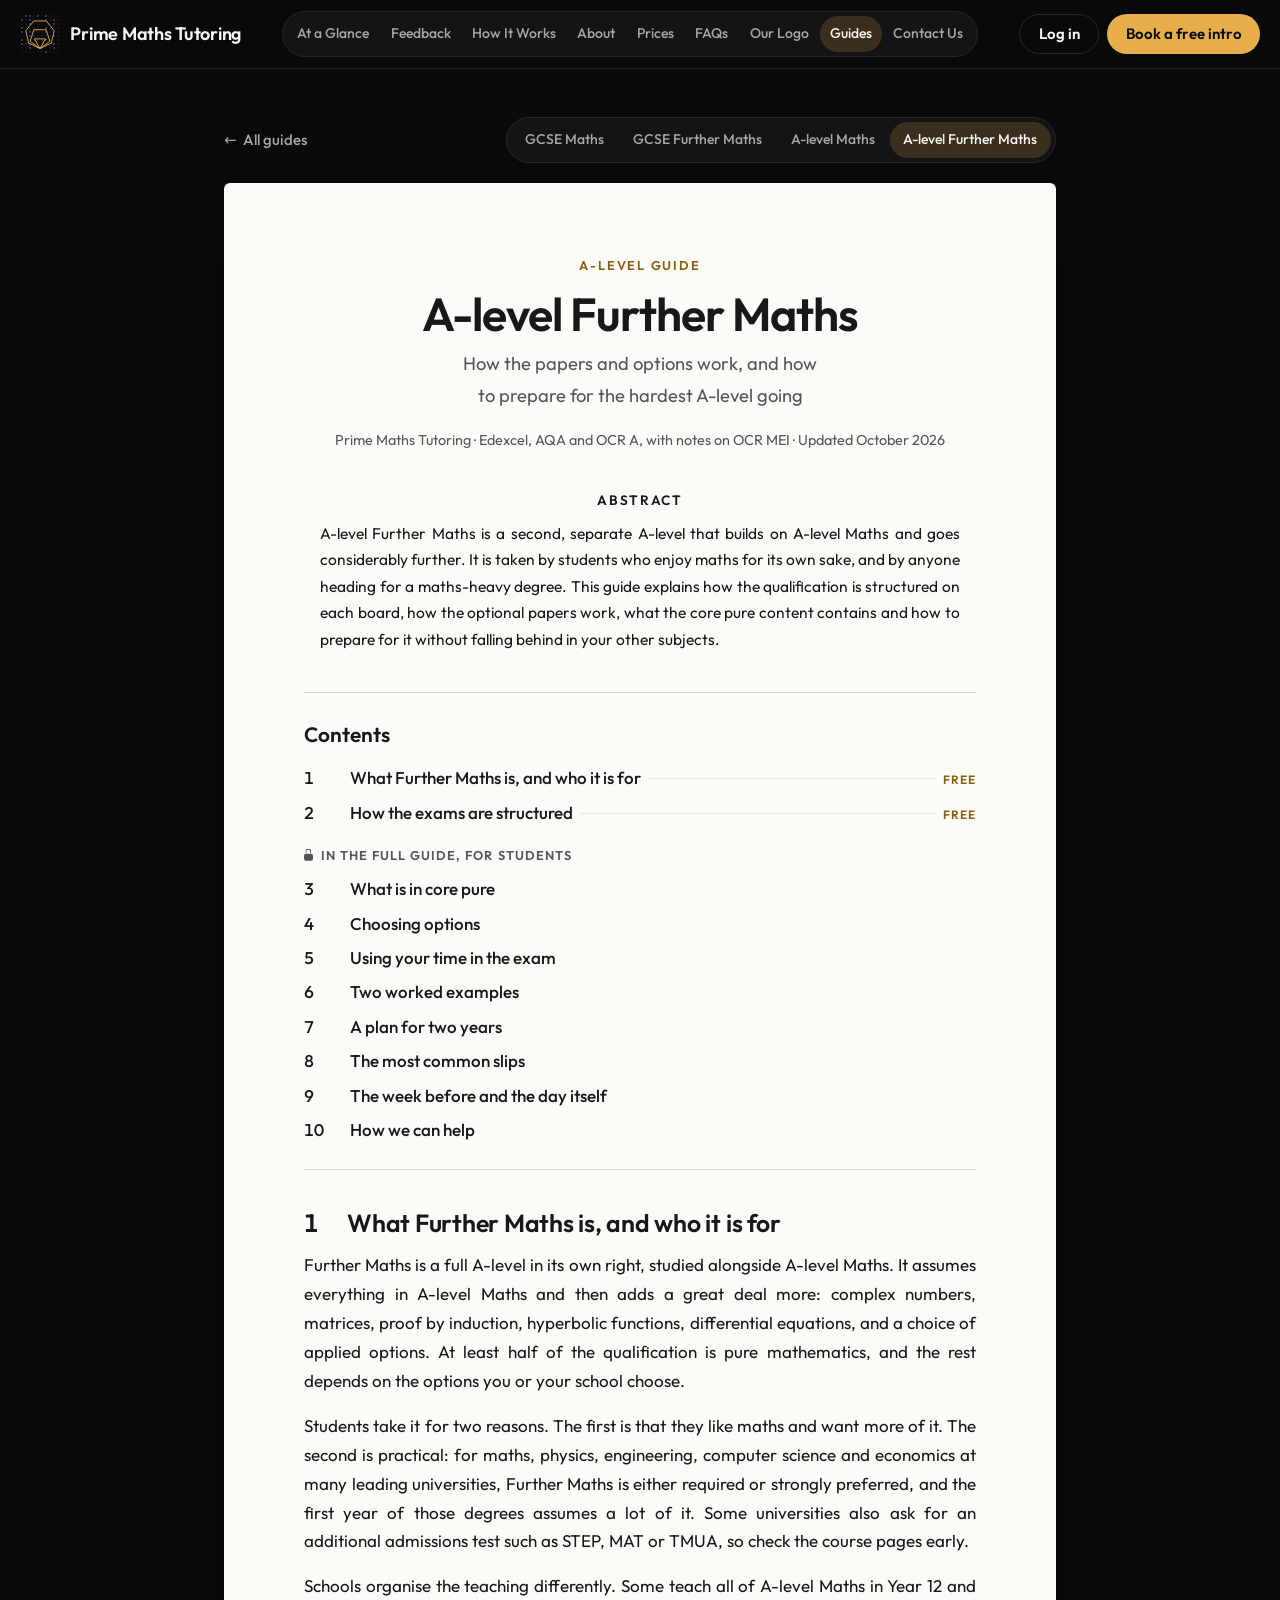
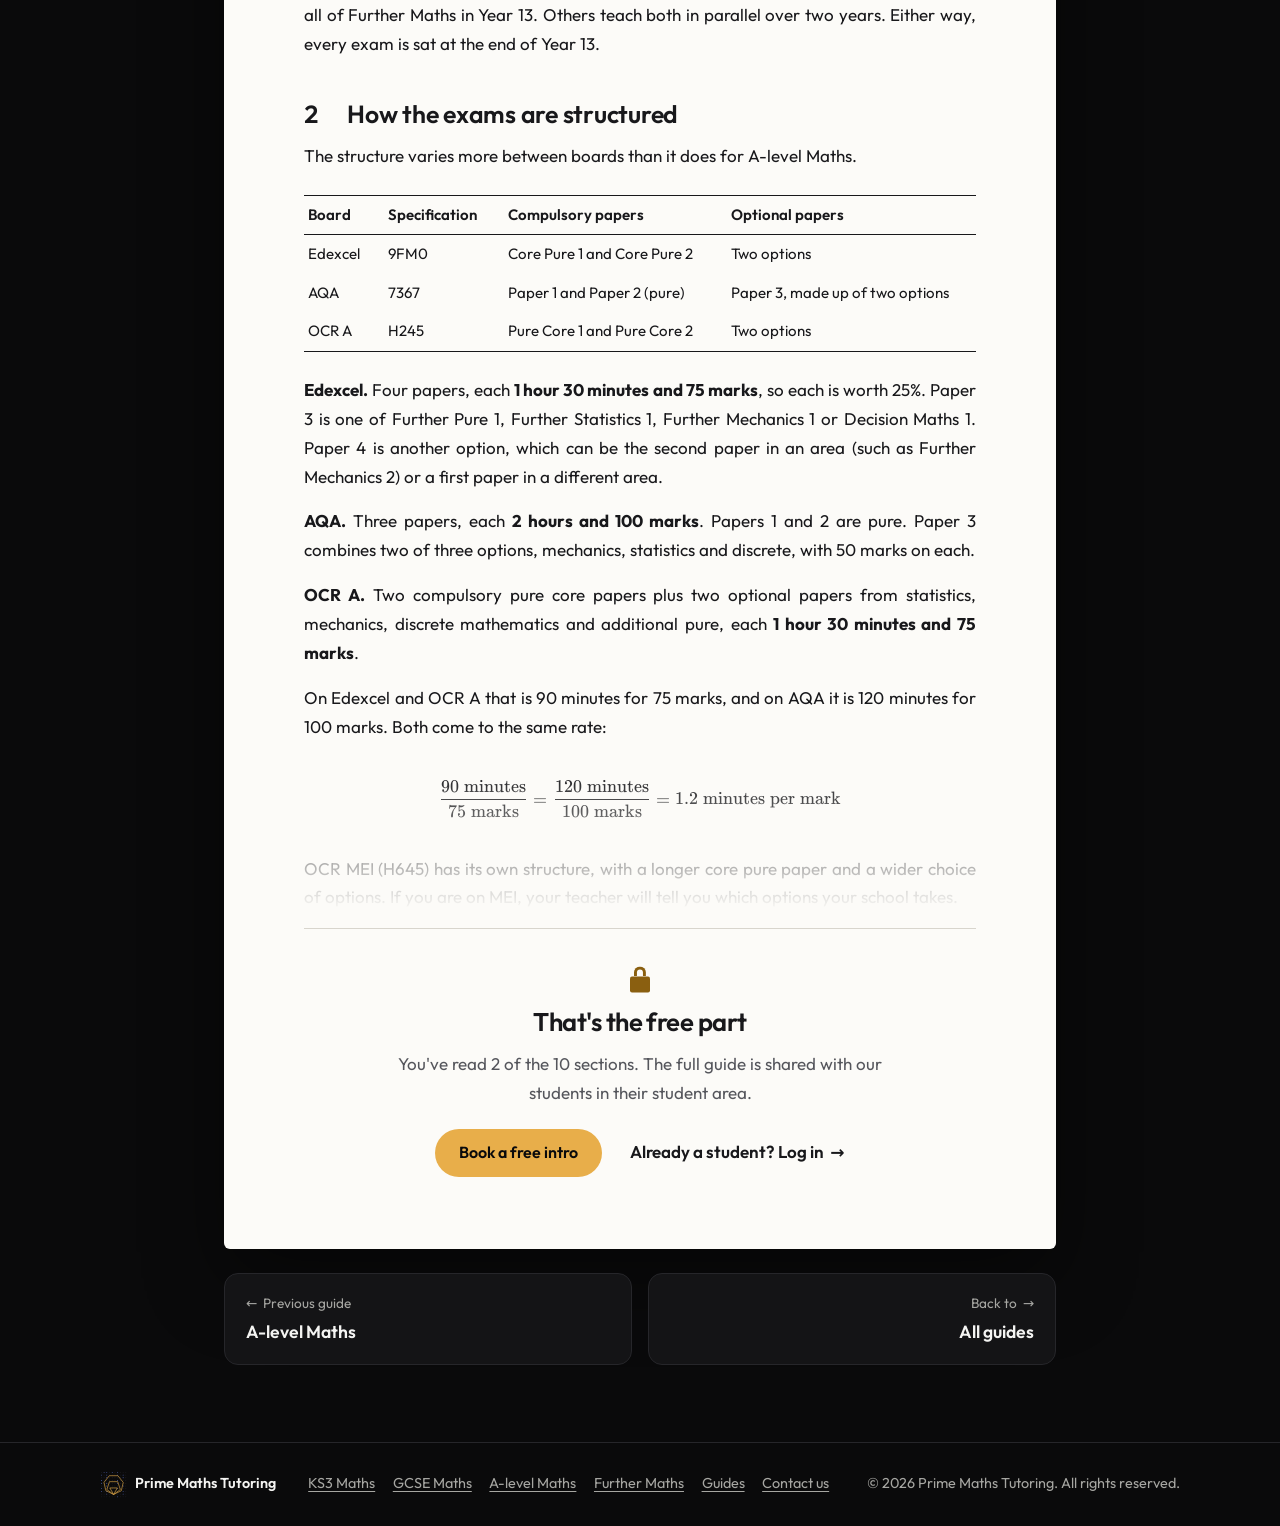
<file: guides/a-level-further-maths.html>
<!doctype html>
<html lang="en-GB">
<head>
<meta charset="utf-8">
<meta name="viewport" content="width=device-width, initial-scale=1, viewport-fit=cover">
<title>A-level Further Maths Guide | Prime Maths Tutoring</title>
<meta name="description" content="Compulsory core pure plus a choice of options. How A-level Further Maths is structured on each board, how to choose options and how to prepare alongside A-level Maths.">
<meta name="theme-color" content="#0A0A0B">
<link rel="icon" href="/favicon.svg" type="image/svg+xml">
<link rel="apple-touch-icon" href="/images/apple-touch-icon.png">
<meta property="og:type" content="article">
<meta property="og:site_name" content="Prime Maths Tutoring">
<meta property="og:locale" content="en_GB">
<meta property="og:title" content="A-level Further Maths Guide | Prime Maths Tutoring">
<meta property="og:description" content="Compulsory core pure plus a choice of options. How A-level Further Maths is structured on each board, how to choose options and how to prepare alongside A-level Maths.">
<meta property="og:image" content="https://www.primemathstutoring.co.uk/images/og.png">
<meta property="og:url" content="https://www.primemathstutoring.co.uk/guides/a-level-further-maths">
<link rel="canonical" href="https://www.primemathstutoring.co.uk/guides/a-level-further-maths">
<link rel="preload" href="/fonts/outfit.woff2" as="font" type="font/woff2" crossorigin>
<link rel="stylesheet" href="/styles.css">
<link rel="stylesheet" href="/katex/katex.min.css">
</head>
<body>

<a class="skip" href="#main">Skip to content</a>

<header class="site-header">
  <div class="wrap header-inner">
    <a class="brand" href="/" aria-label="Prime Maths Tutoring, home page">
      <svg class="logo-mark" viewBox="0 0 400 400" aria-hidden="true" focusable="false"><g><circle cx="20" cy="20" r="6.5" class="n"/><circle cx="60" cy="20" r="6.5" class="p"/><circle cx="100" cy="20" r="6.5" class="p"/><circle cx="140" cy="20" r="6.5" class="n"/><circle cx="180" cy="20" r="6.5" class="p"/><circle cx="220" cy="20" r="6.5" class="n"/><circle cx="260" cy="20" r="6.5" class="p"/><circle cx="300" cy="20" r="6.5" class="n"/><circle cx="340" cy="20" r="6.5" class="n"/><circle cx="380" cy="20" r="6.5" class="n"/><circle cx="20" cy="60" r="6.5" class="p"/><circle cx="60" cy="60" r="6.5" class="n"/><circle cx="100" cy="60" r="6.5" class="p"/><circle cx="140" cy="60" r="6.5" class="n"/><circle cx="180" cy="60" r="6.5" class="n"/><circle cx="220" cy="60" r="6.5" class="n"/><circle cx="260" cy="60" r="6.5" class="p"/><circle cx="300" cy="60" r="6.5" class="n"/><circle cx="340" cy="60" r="6.5" class="p"/><circle cx="380" cy="60" r="6.5" class="n"/><circle cx="20" cy="100" r="6.5" class="n"/><circle cx="60" cy="100" r="6.5" class="n"/><circle cx="100" cy="100" r="6.5" class="p"/><circle cx="140" cy="100" r="6.5" class="n"/><circle cx="180" cy="100" r="6.5" class="n"/><circle cx="220" cy="100" r="6.5" class="n"/><circle cx="260" cy="100" r="6.5" class="n"/><circle cx="300" cy="100" r="6.5" class="n"/><circle cx="340" cy="100" r="6.5" class="p"/><circle cx="380" cy="100" r="6.5" class="n"/><circle cx="20" cy="140" r="6.5" class="p"/><circle cx="60" cy="140" r="6.5" class="n"/><circle cx="100" cy="140" r="6.5" class="n"/><circle cx="140" cy="140" r="6.5" class="n"/><circle cx="180" cy="140" r="6.5" class="n"/><circle cx="220" cy="140" r="6.5" class="n"/><circle cx="260" cy="140" r="6.5" class="p"/><circle cx="300" cy="140" r="6.5" class="n"/><circle cx="340" cy="140" r="6.5" class="n"/><circle cx="380" cy="140" r="6.5" class="n"/><circle cx="20" cy="180" r="6.5" class="p"/><circle cx="60" cy="180" r="6.5" class="n"/><circle cx="100" cy="180" r="6.5" class="p"/><circle cx="140" cy="180" r="6.5" class="n"/><circle cx="180" cy="180" r="6.5" class="n"/><circle cx="220" cy="180" r="6.5" class="n"/><circle cx="260" cy="180" r="6.5" class="p"/><circle cx="300" cy="180" r="6.5" class="n"/><circle cx="340" cy="180" r="6.5" class="n"/><circle cx="380" cy="180" r="6.5" class="n"/><circle cx="20" cy="220" r="6.5" class="n"/><circle cx="60" cy="220" r="6.5" class="n"/><circle cx="100" cy="220" r="6.5" class="p"/><circle cx="140" cy="220" r="6.5" class="n"/><circle cx="180" cy="220" r="6.5" class="n"/><circle cx="220" cy="220" r="6.5" class="n"/><circle cx="260" cy="220" r="6.5" class="n"/><circle cx="300" cy="220" r="6.5" class="n"/><circle cx="340" cy="220" r="6.5" class="p"/><circle cx="380" cy="220" r="6.5" class="n"/><circle cx="20" cy="260" r="6.5" class="p"/><circle cx="60" cy="260" r="6.5" class="n"/><circle cx="100" cy="260" r="6.5" class="n"/><circle cx="140" cy="260" r="6.5" class="n"/><circle cx="180" cy="260" r="6.5" class="n"/><circle cx="220" cy="260" r="6.5" class="n"/><circle cx="260" cy="260" r="6.5" class="p"/><circle cx="300" cy="260" r="6.5" class="n"/><circle cx="340" cy="260" r="6.5" class="n"/><circle cx="380" cy="260" r="6.5" class="n"/><circle cx="20" cy="300" r="6.5" class="p"/><circle cx="60" cy="300" r="6.5" class="n"/><circle cx="100" cy="300" r="6.5" class="p"/><circle cx="140" cy="300" r="6.5" class="n"/><circle cx="180" cy="300" r="6.5" class="n"/><circle cx="220" cy="300" r="6.5" class="n"/><circle cx="260" cy="300" r="6.5" class="n"/><circle cx="300" cy="300" r="6.5" class="n"/><circle cx="340" cy="300" r="6.5" class="p"/><circle cx="380" cy="300" r="6.5" class="n"/><circle cx="20" cy="340" r="6.5" class="n"/><circle cx="60" cy="340" r="6.5" class="n"/><circle cx="100" cy="340" r="6.5" class="p"/><circle cx="140" cy="340" r="6.5" class="n"/><circle cx="180" cy="340" r="6.5" class="n"/><circle cx="220" cy="340" r="6.5" class="n"/><circle cx="260" cy="340" r="6.5" class="n"/><circle cx="300" cy="340" r="6.5" class="n"/><circle cx="340" cy="340" r="6.5" class="p"/><circle cx="380" cy="340" r="6.5" class="n"/><circle cx="20" cy="380" r="6.5" class="n"/><circle cx="60" cy="380" r="6.5" class="n"/><circle cx="100" cy="380" r="6.5" class="n"/><circle cx="140" cy="380" r="6.5" class="n"/><circle cx="180" cy="380" r="6.5" class="n"/><circle cx="220" cy="380" r="6.5" class="n"/><circle cx="260" cy="380" r="6.5" class="p"/><circle cx="300" cy="380" r="6.5" class="n"/><circle cx="340" cy="380" r="6.5" class="n"/><circle cx="380" cy="380" r="6.5" class="n"/></g><polygon class="s hept" points="200.0,345.0 86.6,290.4 58.6,167.7 137.1,69.4 262.9,69.4 341.4,167.7 313.4,290.4"/><polygon class="s pent" points="200.0,345.0 101.1,273.1 138.9,156.9 261.1,156.9 298.9,273.1"/><polygon class="s tri" points="200.0,345.0 144.6,249.0 255.4,249.0"/></svg>
      <span class="brand-name"><span>Prime Maths</span> <span>Tutoring</span></span>
    </a>
    <div class="tabs-row">
      <nav class="tabs" aria-label="Main">
        <a href="/" data-section="top">At a Glance</a>
        <a href="/feedback" data-section="reviews">Feedback</a>
        <a href="/how-it-works" data-section="how">How It Works</a>
        <a href="/about" data-section="about">About</a>
        <a href="/prices" data-section="prices">Prices</a>
        <a href="/faqs" data-section="faqs">FAQs</a>
        <a href="/our-logo" data-section="logo">Our Logo</a>
        <a href="/guides" aria-current="page">Guides</a>
        <a href="/contact">Contact Us</a>
      </nav>
    </div>
    <div class="header-actions">
      <a class="btn btn-small btn-ghost btn-login" href="/portal">Log in</a>
      <a class="btn btn-small" href="/book"><span>Book <span class="long-label">a free </span>intro</span></a>
    </div>
  </div>
</header>

<main id="main" class="guide-page">
  <div class="wrap">
    <nav class="guide-switch" aria-label="Guides">
      <a href="/guides" class="guide-switch-all">All guides</a>
      <div class="pill-tabs guide-switch-tabs"><a href="/guides/gcse-maths">GCSE Maths</a><a href="/guides/gcse-further-maths">GCSE Further Maths</a><a href="/guides/a-level-maths">A-level Maths</a><a href="/guides/a-level-further-maths" aria-current="page">A-level Further Maths</a></div>
    </nav>
    <article class="doc">
      <header class="doc-title">
          <p class="doc-kicker">A-level guide</p>
          <h1>A-level Further Maths</h1>
          <p class="doc-subtitle">How the papers and options work, and how to prepare for the hardest A-level going</p>
          <p class="doc-byline">Prime Maths Tutoring <span aria-hidden="true">&middot;</span> Edexcel, AQA and OCR A, with notes on OCR MEI <span aria-hidden="true">&middot;</span> Updated October 2026</p>
        </header>
      <div class="doc-abstract"><p class="doc-abstract-title">Abstract</p><p>A-level Further Maths is a second, separate A-level that builds on A-level Maths and goes considerably further. It is taken by students who enjoy maths for its own sake, and by anyone heading for a maths-heavy degree. This guide explains how the qualification is structured on each board, how the optional papers work, what the core pure content contains and how to prepare for it without falling behind in your other subjects.</p>
</div>
      <nav class="doc-toc doc-toc-preview" aria-label="Contents"><p class="doc-toc-title">Contents</p>
        <ol><li><a class="doc-toc-row" href="#s1"><span class="doc-toc-num">1</span><span class="doc-toc-text">What Further Maths is, and who it is for</span><span class="doc-toc-dots"></span><span class="doc-toc-tag">Free</span></a></li><li><a class="doc-toc-row" href="#s2"><span class="doc-toc-num">2</span><span class="doc-toc-text">How the exams are structured</span><span class="doc-toc-dots"></span><span class="doc-toc-tag">Free</span></a></li></ol>
        <p class="doc-toc-group"><span class="doc-lock" aria-hidden="true"></span> In the full guide, for students</p>
        <ol><li class="is-locked"><span class="doc-toc-row"><span class="doc-toc-num">3</span><span class="doc-toc-text">What is in core pure</span></span></li><li class="is-locked"><span class="doc-toc-row"><span class="doc-toc-num">4</span><span class="doc-toc-text">Choosing options</span></span></li><li class="is-locked"><span class="doc-toc-row"><span class="doc-toc-num">5</span><span class="doc-toc-text">Using your time in the exam</span></span></li><li class="is-locked"><span class="doc-toc-row"><span class="doc-toc-num">6</span><span class="doc-toc-text">Two worked examples</span></span></li><li class="is-locked"><span class="doc-toc-row"><span class="doc-toc-num">7</span><span class="doc-toc-text">A plan for two years</span></span></li><li class="is-locked"><span class="doc-toc-row"><span class="doc-toc-num">8</span><span class="doc-toc-text">The most common slips</span></span></li><li class="is-locked"><span class="doc-toc-row"><span class="doc-toc-num">9</span><span class="doc-toc-text">The week before and the day itself</span></span></li><li class="is-locked"><span class="doc-toc-row"><span class="doc-toc-num">10</span><span class="doc-toc-text">How we can help</span></span></li></ol>
      </nav>
      <div class="doc-body doc-preview">
<h2 id="s1"><span class="doc-num">1</span>What Further Maths is, and who it is for</h2>
<p>Further Maths is a full A-level in its own right, studied alongside A-level Maths. It assumes everything in A-level Maths and then adds a great deal more: complex numbers, matrices, proof by induction, hyperbolic functions, differential equations, and a choice of applied options. At least half of the qualification is pure mathematics, and the rest depends on the options you or your school choose.</p>
<p>Students take it for two reasons. The first is that they like maths and want more of it. The second is practical: for maths, physics, engineering, computer science and economics at many leading universities, Further Maths is either required or strongly preferred, and the first year of those degrees assumes a lot of it. Some universities also ask for an additional admissions test such as STEP, MAT or TMUA, so check the course pages early.</p>
<p>Schools organise the teaching differently. Some teach all of A-level Maths in Year 12 and all of Further Maths in Year 13. Others teach both in parallel over two years. Either way, every exam is sat at the end of Year 13.</p>
<h2 id="s2"><span class="doc-num">2</span>How the exams are structured</h2>
<p>The structure varies more between boards than it does for A-level Maths.</p>
<div class="doc-table"><table>
<thead>
<tr>
<th>Board</th>
<th>Specification</th>
<th>Compulsory papers</th>
<th>Optional papers</th>
</tr>
</thead>
<tbody>
<tr>
<td>Edexcel</td>
<td>9FM0</td>
<td>Core Pure 1 and Core Pure 2</td>
<td>Two options</td>
</tr>
<tr>
<td>AQA</td>
<td>7367</td>
<td>Paper 1 and Paper 2 (pure)</td>
<td>Paper 3, made up of two options</td>
</tr>
<tr>
<td>OCR A</td>
<td>H245</td>
<td>Pure Core 1 and Pure Core 2</td>
<td>Two options</td>
</tr>
</tbody>
</table></div>
<p><strong>Edexcel.</strong> Four papers, each <strong>1 hour 30 minutes and 75 marks</strong>, so each is worth 25%. Paper 3 is one of Further Pure 1, Further Statistics 1, Further Mechanics 1 or Decision Maths 1. Paper 4 is another option, which can be the second paper in an area (such as Further Mechanics 2) or a first paper in a different area.</p>
<p><strong>AQA.</strong> Three papers, each <strong>2 hours and 100 marks</strong>. Papers 1 and 2 are pure. Paper 3 combines two of three options, mechanics, statistics and discrete, with 50 marks on each.</p>
<p><strong>OCR A.</strong> Two compulsory pure core papers plus two optional papers from statistics, mechanics, discrete mathematics and additional pure, each <strong>1 hour 30 minutes and 75 marks</strong>.</p>
<p>On Edexcel and OCR A that is 90 minutes for 75 marks, and on AQA it is 120 minutes for 100 marks. Both come to the same rate:</p>
<div class="doc-display"><span class="katex-display"><span class="katex"><span class="katex-html" aria-hidden="true"><span class="base"><span class="strut" style="height:2.0309em;vertical-align:-0.686em;"></span><span class="mord"><span class="mopen nulldelimiter"></span><span class="mfrac"><span class="vlist-t vlist-t2"><span class="vlist-r"><span class="vlist" style="height:1.3449em;"><span style="top:-2.314em;"><span class="pstrut" style="height:3em;"></span><span class="mord"><span class="mord">75</span><span class="mord text"><span class="mord"> marks</span></span></span></span><span style="top:-3.23em;"><span class="pstrut" style="height:3em;"></span><span class="frac-line" style="border-bottom-width:0.04em;"></span></span><span style="top:-3.677em;"><span class="pstrut" style="height:3em;"></span><span class="mord"><span class="mord">90</span><span class="mord text"><span class="mord"> minutes</span></span></span></span></span><span class="vlist-s">​</span></span><span class="vlist-r"><span class="vlist" style="height:0.686em;"><span></span></span></span></span></span><span class="mclose nulldelimiter"></span></span><span class="mspace" style="margin-right:0.2778em;"></span><span class="mrel">=</span><span class="mspace" style="margin-right:0.2778em;"></span></span><span class="base"><span class="strut" style="height:2.0309em;vertical-align:-0.686em;"></span><span class="mord"><span class="mopen nulldelimiter"></span><span class="mfrac"><span class="vlist-t vlist-t2"><span class="vlist-r"><span class="vlist" style="height:1.3449em;"><span style="top:-2.314em;"><span class="pstrut" style="height:3em;"></span><span class="mord"><span class="mord">100</span><span class="mord text"><span class="mord"> marks</span></span></span></span><span style="top:-3.23em;"><span class="pstrut" style="height:3em;"></span><span class="frac-line" style="border-bottom-width:0.04em;"></span></span><span style="top:-3.677em;"><span class="pstrut" style="height:3em;"></span><span class="mord"><span class="mord">120</span><span class="mord text"><span class="mord"> minutes</span></span></span></span></span><span class="vlist-s">​</span></span><span class="vlist-r"><span class="vlist" style="height:0.686em;"><span></span></span></span></span></span><span class="mclose nulldelimiter"></span></span><span class="mspace" style="margin-right:0.2778em;"></span><span class="mrel">=</span><span class="mspace" style="margin-right:0.2778em;"></span></span><span class="base"><span class="strut" style="height:0.8889em;vertical-align:-0.1944em;"></span><span class="mord">1.2</span><span class="mord text"><span class="mord"> minutes per mark</span></span></span></span></span></span></div>
<p>OCR MEI (H645) has its own structure, with a longer core pure paper and a wider choice of options. If you are on MEI, your teacher will tell you which options your school takes.</p>

      </div>
      <section class="doc-locked" aria-labelledby="locked-title">
        <span class="doc-lock doc-lock-large" aria-hidden="true"></span>
        <h2 id="locked-title">That's the free part</h2>
        <p>You've read 2 of the 10 sections. The full guide is shared with our students in their student area.</p>
        <div class="actions">
          <a class="btn" href="/book">Book a free intro</a>
          <a class="link-arrow" href="/portal">Already a student? Log in</a>
        </div>
      </section>
    </article>
    <nav class="guide-pager" aria-label="More guides">
      <a class="guide-pager-link" href="/guides/a-level-maths"><span>Previous guide</span><strong>A-level Maths</strong></a>
      <a class="guide-pager-link is-next" href="/guides"><span>Back to</span><strong>All guides</strong></a>
    </nav>
  </div>
</main>

<footer class="site-footer">
  <div class="wrap footer-inner">
    <p class="footer-brand"><svg class="logo-mark" viewBox="0 0 400 400" aria-hidden="true" focusable="false"><g><circle cx="20" cy="20" r="6.5" class="n"/><circle cx="60" cy="20" r="6.5" class="p"/><circle cx="100" cy="20" r="6.5" class="p"/><circle cx="140" cy="20" r="6.5" class="n"/><circle cx="180" cy="20" r="6.5" class="p"/><circle cx="220" cy="20" r="6.5" class="n"/><circle cx="260" cy="20" r="6.5" class="p"/><circle cx="300" cy="20" r="6.5" class="n"/><circle cx="340" cy="20" r="6.5" class="n"/><circle cx="380" cy="20" r="6.5" class="n"/><circle cx="20" cy="60" r="6.5" class="p"/><circle cx="60" cy="60" r="6.5" class="n"/><circle cx="100" cy="60" r="6.5" class="p"/><circle cx="140" cy="60" r="6.5" class="n"/><circle cx="180" cy="60" r="6.5" class="n"/><circle cx="220" cy="60" r="6.5" class="n"/><circle cx="260" cy="60" r="6.5" class="p"/><circle cx="300" cy="60" r="6.5" class="n"/><circle cx="340" cy="60" r="6.5" class="p"/><circle cx="380" cy="60" r="6.5" class="n"/><circle cx="20" cy="100" r="6.5" class="n"/><circle cx="60" cy="100" r="6.5" class="n"/><circle cx="100" cy="100" r="6.5" class="p"/><circle cx="140" cy="100" r="6.5" class="n"/><circle cx="180" cy="100" r="6.5" class="n"/><circle cx="220" cy="100" r="6.5" class="n"/><circle cx="260" cy="100" r="6.5" class="n"/><circle cx="300" cy="100" r="6.5" class="n"/><circle cx="340" cy="100" r="6.5" class="p"/><circle cx="380" cy="100" r="6.5" class="n"/><circle cx="20" cy="140" r="6.5" class="p"/><circle cx="60" cy="140" r="6.5" class="n"/><circle cx="100" cy="140" r="6.5" class="n"/><circle cx="140" cy="140" r="6.5" class="n"/><circle cx="180" cy="140" r="6.5" class="n"/><circle cx="220" cy="140" r="6.5" class="n"/><circle cx="260" cy="140" r="6.5" class="p"/><circle cx="300" cy="140" r="6.5" class="n"/><circle cx="340" cy="140" r="6.5" class="n"/><circle cx="380" cy="140" r="6.5" class="n"/><circle cx="20" cy="180" r="6.5" class="p"/><circle cx="60" cy="180" r="6.5" class="n"/><circle cx="100" cy="180" r="6.5" class="p"/><circle cx="140" cy="180" r="6.5" class="n"/><circle cx="180" cy="180" r="6.5" class="n"/><circle cx="220" cy="180" r="6.5" class="n"/><circle cx="260" cy="180" r="6.5" class="p"/><circle cx="300" cy="180" r="6.5" class="n"/><circle cx="340" cy="180" r="6.5" class="n"/><circle cx="380" cy="180" r="6.5" class="n"/><circle cx="20" cy="220" r="6.5" class="n"/><circle cx="60" cy="220" r="6.5" class="n"/><circle cx="100" cy="220" r="6.5" class="p"/><circle cx="140" cy="220" r="6.5" class="n"/><circle cx="180" cy="220" r="6.5" class="n"/><circle cx="220" cy="220" r="6.5" class="n"/><circle cx="260" cy="220" r="6.5" class="n"/><circle cx="300" cy="220" r="6.5" class="n"/><circle cx="340" cy="220" r="6.5" class="p"/><circle cx="380" cy="220" r="6.5" class="n"/><circle cx="20" cy="260" r="6.5" class="p"/><circle cx="60" cy="260" r="6.5" class="n"/><circle cx="100" cy="260" r="6.5" class="n"/><circle cx="140" cy="260" r="6.5" class="n"/><circle cx="180" cy="260" r="6.5" class="n"/><circle cx="220" cy="260" r="6.5" class="n"/><circle cx="260" cy="260" r="6.5" class="p"/><circle cx="300" cy="260" r="6.5" class="n"/><circle cx="340" cy="260" r="6.5" class="n"/><circle cx="380" cy="260" r="6.5" class="n"/><circle cx="20" cy="300" r="6.5" class="p"/><circle cx="60" cy="300" r="6.5" class="n"/><circle cx="100" cy="300" r="6.5" class="p"/><circle cx="140" cy="300" r="6.5" class="n"/><circle cx="180" cy="300" r="6.5" class="n"/><circle cx="220" cy="300" r="6.5" class="n"/><circle cx="260" cy="300" r="6.5" class="n"/><circle cx="300" cy="300" r="6.5" class="n"/><circle cx="340" cy="300" r="6.5" class="p"/><circle cx="380" cy="300" r="6.5" class="n"/><circle cx="20" cy="340" r="6.5" class="n"/><circle cx="60" cy="340" r="6.5" class="n"/><circle cx="100" cy="340" r="6.5" class="p"/><circle cx="140" cy="340" r="6.5" class="n"/><circle cx="180" cy="340" r="6.5" class="n"/><circle cx="220" cy="340" r="6.5" class="n"/><circle cx="260" cy="340" r="6.5" class="n"/><circle cx="300" cy="340" r="6.5" class="n"/><circle cx="340" cy="340" r="6.5" class="p"/><circle cx="380" cy="340" r="6.5" class="n"/><circle cx="20" cy="380" r="6.5" class="n"/><circle cx="60" cy="380" r="6.5" class="n"/><circle cx="100" cy="380" r="6.5" class="n"/><circle cx="140" cy="380" r="6.5" class="n"/><circle cx="180" cy="380" r="6.5" class="n"/><circle cx="220" cy="380" r="6.5" class="n"/><circle cx="260" cy="380" r="6.5" class="p"/><circle cx="300" cy="380" r="6.5" class="n"/><circle cx="340" cy="380" r="6.5" class="n"/><circle cx="380" cy="380" r="6.5" class="n"/></g><polygon class="s hept" points="200.0,345.0 86.6,290.4 58.6,167.7 137.1,69.4 262.9,69.4 341.4,167.7 313.4,290.4"/><polygon class="s pent" points="200.0,345.0 101.1,273.1 138.9,156.9 261.1,156.9 298.9,273.1"/><polygon class="s tri" points="200.0,345.0 144.6,249.0 255.4,249.0"/></svg>Prime Maths Tutoring</p>
    <nav class="footer-nav" aria-label="More from Prime Maths Tutoring">
      <a class="footer-link" href="/ks3-maths-tutor">KS3 Maths</a>
      <a class="footer-link" href="/gcse-maths-tutor">GCSE Maths</a>
      <a class="footer-link" href="/a-level-maths-tutor">A-level Maths</a>
      <a class="footer-link" href="/further-maths-tutor">Further Maths</a>
      <a class="footer-link" href="/guides">Guides</a>
      <a class="footer-link" href="/contact">Contact us</a>
    </nav>
    <p class="copyright">&copy; <span id="year">2026</span> Prime Maths Tutoring. All rights reserved.</p>
  </div>
</footer>

<script src="/site.js" defer></script>
</body>
</html>
</file>
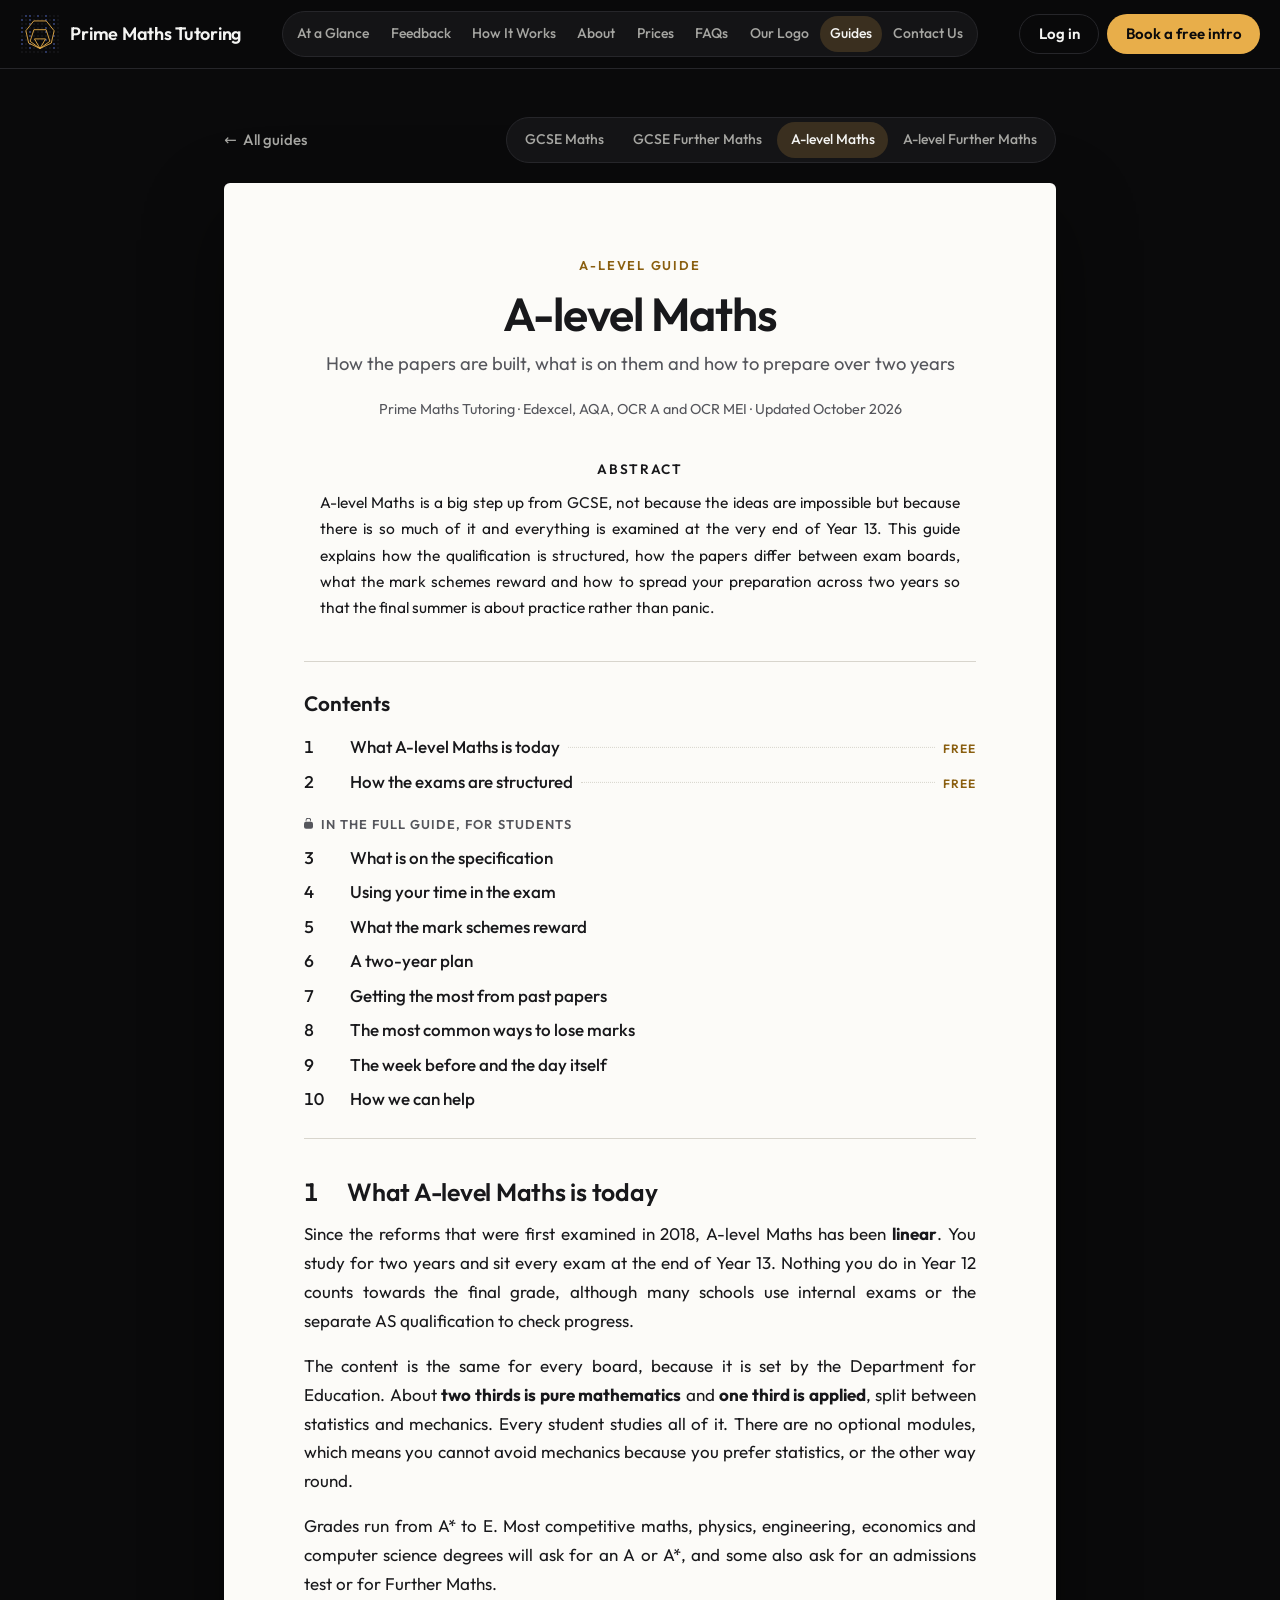
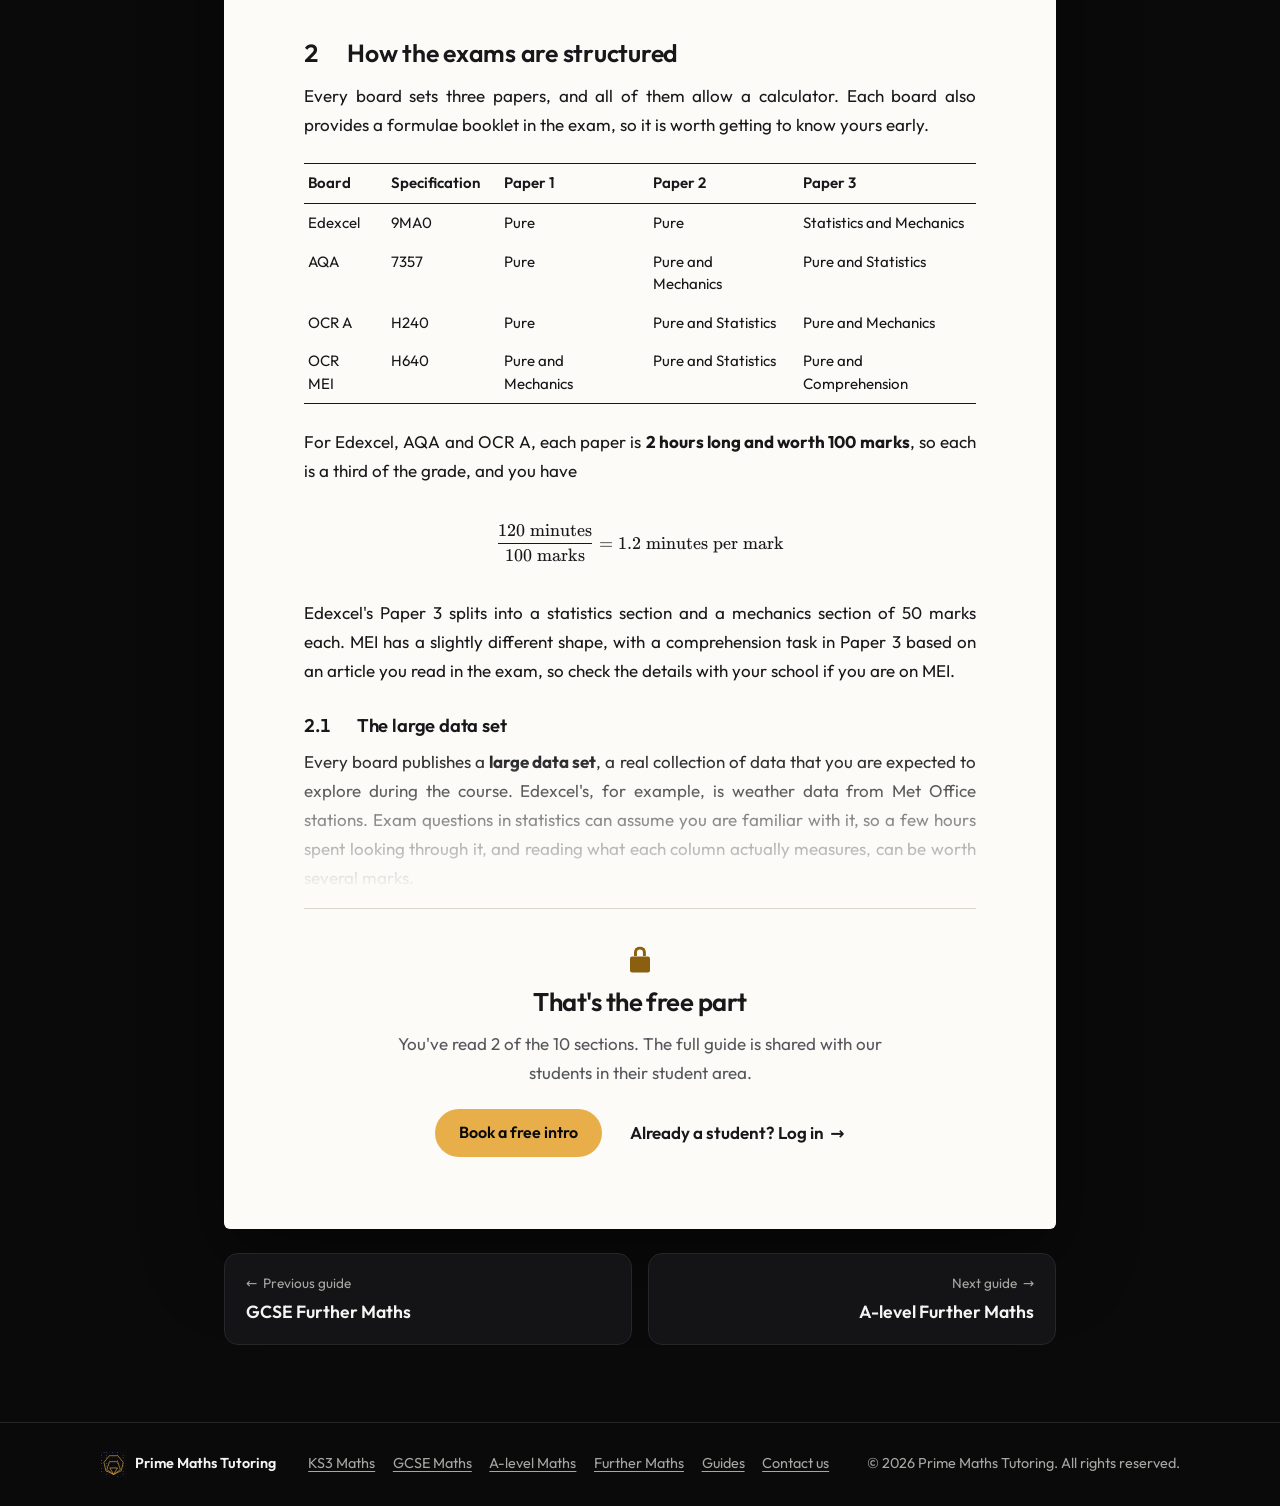
<file: guides/a-level-maths.html>
<!doctype html>
<html lang="en-GB">
<head>
<meta charset="utf-8">
<meta name="viewport" content="width=device-width, initial-scale=1, viewport-fit=cover">
<title>A-level Maths Guide | Prime Maths Tutoring</title>
<meta name="description" content="Three two-hour papers at the end of Year 13, two thirds pure and one third statistics and mechanics. How A-level Maths works and how to pace two years of preparation.">
<meta name="theme-color" content="#0A0A0B">
<link rel="icon" href="/favicon.svg" type="image/svg+xml">
<link rel="apple-touch-icon" href="/images/apple-touch-icon.png">
<meta property="og:type" content="article">
<meta property="og:site_name" content="Prime Maths Tutoring">
<meta property="og:locale" content="en_GB">
<meta property="og:title" content="A-level Maths Guide | Prime Maths Tutoring">
<meta property="og:description" content="Three two-hour papers at the end of Year 13, two thirds pure and one third statistics and mechanics. How A-level Maths works and how to pace two years of preparation.">
<meta property="og:image" content="https://www.primemathstutoring.co.uk/images/og.png">
<meta property="og:url" content="https://www.primemathstutoring.co.uk/guides/a-level-maths">
<link rel="canonical" href="https://www.primemathstutoring.co.uk/guides/a-level-maths">
<link rel="preload" href="/fonts/outfit.woff2" as="font" type="font/woff2" crossorigin>
<link rel="stylesheet" href="/styles.css">
<link rel="stylesheet" href="/katex/katex.min.css">
</head>
<body>

<a class="skip" href="#main">Skip to content</a>

<header class="site-header">
  <div class="wrap header-inner">
    <a class="brand" href="/" aria-label="Prime Maths Tutoring, home page">
      <svg class="logo-mark" viewBox="0 0 400 400" aria-hidden="true" focusable="false"><g><circle cx="20" cy="20" r="6.5" class="n"/><circle cx="60" cy="20" r="6.5" class="p"/><circle cx="100" cy="20" r="6.5" class="p"/><circle cx="140" cy="20" r="6.5" class="n"/><circle cx="180" cy="20" r="6.5" class="p"/><circle cx="220" cy="20" r="6.5" class="n"/><circle cx="260" cy="20" r="6.5" class="p"/><circle cx="300" cy="20" r="6.5" class="n"/><circle cx="340" cy="20" r="6.5" class="n"/><circle cx="380" cy="20" r="6.5" class="n"/><circle cx="20" cy="60" r="6.5" class="p"/><circle cx="60" cy="60" r="6.5" class="n"/><circle cx="100" cy="60" r="6.5" class="p"/><circle cx="140" cy="60" r="6.5" class="n"/><circle cx="180" cy="60" r="6.5" class="n"/><circle cx="220" cy="60" r="6.5" class="n"/><circle cx="260" cy="60" r="6.5" class="p"/><circle cx="300" cy="60" r="6.5" class="n"/><circle cx="340" cy="60" r="6.5" class="p"/><circle cx="380" cy="60" r="6.5" class="n"/><circle cx="20" cy="100" r="6.5" class="n"/><circle cx="60" cy="100" r="6.5" class="n"/><circle cx="100" cy="100" r="6.5" class="p"/><circle cx="140" cy="100" r="6.5" class="n"/><circle cx="180" cy="100" r="6.5" class="n"/><circle cx="220" cy="100" r="6.5" class="n"/><circle cx="260" cy="100" r="6.5" class="n"/><circle cx="300" cy="100" r="6.5" class="n"/><circle cx="340" cy="100" r="6.5" class="p"/><circle cx="380" cy="100" r="6.5" class="n"/><circle cx="20" cy="140" r="6.5" class="p"/><circle cx="60" cy="140" r="6.5" class="n"/><circle cx="100" cy="140" r="6.5" class="n"/><circle cx="140" cy="140" r="6.5" class="n"/><circle cx="180" cy="140" r="6.5" class="n"/><circle cx="220" cy="140" r="6.5" class="n"/><circle cx="260" cy="140" r="6.5" class="p"/><circle cx="300" cy="140" r="6.5" class="n"/><circle cx="340" cy="140" r="6.5" class="n"/><circle cx="380" cy="140" r="6.5" class="n"/><circle cx="20" cy="180" r="6.5" class="p"/><circle cx="60" cy="180" r="6.5" class="n"/><circle cx="100" cy="180" r="6.5" class="p"/><circle cx="140" cy="180" r="6.5" class="n"/><circle cx="180" cy="180" r="6.5" class="n"/><circle cx="220" cy="180" r="6.5" class="n"/><circle cx="260" cy="180" r="6.5" class="p"/><circle cx="300" cy="180" r="6.5" class="n"/><circle cx="340" cy="180" r="6.5" class="n"/><circle cx="380" cy="180" r="6.5" class="n"/><circle cx="20" cy="220" r="6.5" class="n"/><circle cx="60" cy="220" r="6.5" class="n"/><circle cx="100" cy="220" r="6.5" class="p"/><circle cx="140" cy="220" r="6.5" class="n"/><circle cx="180" cy="220" r="6.5" class="n"/><circle cx="220" cy="220" r="6.5" class="n"/><circle cx="260" cy="220" r="6.5" class="n"/><circle cx="300" cy="220" r="6.5" class="n"/><circle cx="340" cy="220" r="6.5" class="p"/><circle cx="380" cy="220" r="6.5" class="n"/><circle cx="20" cy="260" r="6.5" class="p"/><circle cx="60" cy="260" r="6.5" class="n"/><circle cx="100" cy="260" r="6.5" class="n"/><circle cx="140" cy="260" r="6.5" class="n"/><circle cx="180" cy="260" r="6.5" class="n"/><circle cx="220" cy="260" r="6.5" class="n"/><circle cx="260" cy="260" r="6.5" class="p"/><circle cx="300" cy="260" r="6.5" class="n"/><circle cx="340" cy="260" r="6.5" class="n"/><circle cx="380" cy="260" r="6.5" class="n"/><circle cx="20" cy="300" r="6.5" class="p"/><circle cx="60" cy="300" r="6.5" class="n"/><circle cx="100" cy="300" r="6.5" class="p"/><circle cx="140" cy="300" r="6.5" class="n"/><circle cx="180" cy="300" r="6.5" class="n"/><circle cx="220" cy="300" r="6.5" class="n"/><circle cx="260" cy="300" r="6.5" class="n"/><circle cx="300" cy="300" r="6.5" class="n"/><circle cx="340" cy="300" r="6.5" class="p"/><circle cx="380" cy="300" r="6.5" class="n"/><circle cx="20" cy="340" r="6.5" class="n"/><circle cx="60" cy="340" r="6.5" class="n"/><circle cx="100" cy="340" r="6.5" class="p"/><circle cx="140" cy="340" r="6.5" class="n"/><circle cx="180" cy="340" r="6.5" class="n"/><circle cx="220" cy="340" r="6.5" class="n"/><circle cx="260" cy="340" r="6.5" class="n"/><circle cx="300" cy="340" r="6.5" class="n"/><circle cx="340" cy="340" r="6.5" class="p"/><circle cx="380" cy="340" r="6.5" class="n"/><circle cx="20" cy="380" r="6.5" class="n"/><circle cx="60" cy="380" r="6.5" class="n"/><circle cx="100" cy="380" r="6.5" class="n"/><circle cx="140" cy="380" r="6.5" class="n"/><circle cx="180" cy="380" r="6.5" class="n"/><circle cx="220" cy="380" r="6.5" class="n"/><circle cx="260" cy="380" r="6.5" class="p"/><circle cx="300" cy="380" r="6.5" class="n"/><circle cx="340" cy="380" r="6.5" class="n"/><circle cx="380" cy="380" r="6.5" class="n"/></g><polygon class="s hept" points="200.0,345.0 86.6,290.4 58.6,167.7 137.1,69.4 262.9,69.4 341.4,167.7 313.4,290.4"/><polygon class="s pent" points="200.0,345.0 101.1,273.1 138.9,156.9 261.1,156.9 298.9,273.1"/><polygon class="s tri" points="200.0,345.0 144.6,249.0 255.4,249.0"/></svg>
      <span class="brand-name"><span>Prime Maths</span> <span>Tutoring</span></span>
    </a>
    <div class="tabs-row">
      <nav class="tabs" aria-label="Main">
        <a href="/" data-section="top">At a Glance</a>
        <a href="/feedback" data-section="reviews">Feedback</a>
        <a href="/how-it-works" data-section="how">How It Works</a>
        <a href="/about" data-section="about">About</a>
        <a href="/prices" data-section="prices">Prices</a>
        <a href="/faqs" data-section="faqs">FAQs</a>
        <a href="/our-logo" data-section="logo">Our Logo</a>
        <a href="/guides" aria-current="page">Guides</a>
        <a href="/contact">Contact Us</a>
      </nav>
    </div>
    <div class="header-actions">
      <a class="btn btn-small btn-ghost btn-login" href="/portal">Log in</a>
      <a class="btn btn-small" href="/book"><span>Book <span class="long-label">a free </span>intro</span></a>
    </div>
  </div>
</header>

<main id="main" class="guide-page">
  <div class="wrap">
    <nav class="guide-switch" aria-label="Guides">
      <a href="/guides" class="guide-switch-all">All guides</a>
      <div class="pill-tabs guide-switch-tabs"><a href="/guides/gcse-maths">GCSE Maths</a><a href="/guides/gcse-further-maths">GCSE Further Maths</a><a href="/guides/a-level-maths" aria-current="page">A-level Maths</a><a href="/guides/a-level-further-maths">A-level Further Maths</a></div>
    </nav>
    <article class="doc">
      <header class="doc-title">
          <p class="doc-kicker">A-level guide</p>
          <h1>A-level Maths</h1>
          <p class="doc-subtitle">How the papers are built, what is on them and how to prepare over two years</p>
          <p class="doc-byline">Prime Maths Tutoring <span aria-hidden="true">&middot;</span> Edexcel, AQA, OCR A and OCR MEI <span aria-hidden="true">&middot;</span> Updated October 2026</p>
        </header>
      <div class="doc-abstract"><p class="doc-abstract-title">Abstract</p><p>A-level Maths is a big step up from GCSE, not because the ideas are impossible but because there is so much of it and everything is examined at the very end of Year 13. This guide explains how the qualification is structured, how the papers differ between exam boards, what the mark schemes reward and how to spread your preparation across two years so that the final summer is about practice rather than panic.</p>
</div>
      <nav class="doc-toc doc-toc-preview" aria-label="Contents"><p class="doc-toc-title">Contents</p>
        <ol><li><a class="doc-toc-row" href="#s1"><span class="doc-toc-num">1</span><span class="doc-toc-text">What A-level Maths is today</span><span class="doc-toc-dots"></span><span class="doc-toc-tag">Free</span></a></li><li><a class="doc-toc-row" href="#s2"><span class="doc-toc-num">2</span><span class="doc-toc-text">How the exams are structured</span><span class="doc-toc-dots"></span><span class="doc-toc-tag">Free</span></a></li></ol>
        <p class="doc-toc-group"><span class="doc-lock" aria-hidden="true"></span> In the full guide, for students</p>
        <ol><li class="is-locked"><span class="doc-toc-row"><span class="doc-toc-num">3</span><span class="doc-toc-text">What is on the specification</span></span></li><li class="is-locked"><span class="doc-toc-row"><span class="doc-toc-num">4</span><span class="doc-toc-text">Using your time in the exam</span></span></li><li class="is-locked"><span class="doc-toc-row"><span class="doc-toc-num">5</span><span class="doc-toc-text">What the mark schemes reward</span></span></li><li class="is-locked"><span class="doc-toc-row"><span class="doc-toc-num">6</span><span class="doc-toc-text">A two-year plan</span></span></li><li class="is-locked"><span class="doc-toc-row"><span class="doc-toc-num">7</span><span class="doc-toc-text">Getting the most from past papers</span></span></li><li class="is-locked"><span class="doc-toc-row"><span class="doc-toc-num">8</span><span class="doc-toc-text">The most common ways to lose marks</span></span></li><li class="is-locked"><span class="doc-toc-row"><span class="doc-toc-num">9</span><span class="doc-toc-text">The week before and the day itself</span></span></li><li class="is-locked"><span class="doc-toc-row"><span class="doc-toc-num">10</span><span class="doc-toc-text">How we can help</span></span></li></ol>
      </nav>
      <div class="doc-body doc-preview">
<h2 id="s1"><span class="doc-num">1</span>What A-level Maths is today</h2>
<p>Since the reforms that were first examined in 2018, A-level Maths has been <strong>linear</strong>. You study for two years and sit every exam at the end of Year 13. Nothing you do in Year 12 counts towards the final grade, although many schools use internal exams or the separate AS qualification to check progress.</p>
<p>The content is the same for every board, because it is set by the Department for Education. About <strong>two thirds is pure mathematics</strong> and <strong>one third is applied</strong>, split between statistics and mechanics. Every student studies all of it. There are no optional modules, which means you cannot avoid mechanics because you prefer statistics, or the other way round.</p>
<p>Grades run from A* to E. Most competitive maths, physics, engineering, economics and computer science degrees will ask for an A or A*, and some also ask for an admissions test or for Further Maths.</p>
<h2 id="s2"><span class="doc-num">2</span>How the exams are structured</h2>
<p>Every board sets three papers, and all of them allow a calculator. Each board also provides a formulae booklet in the exam, so it is worth getting to know yours early.</p>
<div class="doc-table"><table>
<thead>
<tr>
<th>Board</th>
<th>Specification</th>
<th>Paper 1</th>
<th>Paper 2</th>
<th>Paper 3</th>
</tr>
</thead>
<tbody>
<tr>
<td>Edexcel</td>
<td>9MA0</td>
<td>Pure</td>
<td>Pure</td>
<td>Statistics and Mechanics</td>
</tr>
<tr>
<td>AQA</td>
<td>7357</td>
<td>Pure</td>
<td>Pure and Mechanics</td>
<td>Pure and Statistics</td>
</tr>
<tr>
<td>OCR A</td>
<td>H240</td>
<td>Pure</td>
<td>Pure and Statistics</td>
<td>Pure and Mechanics</td>
</tr>
<tr>
<td>OCR MEI</td>
<td>H640</td>
<td>Pure and Mechanics</td>
<td>Pure and Statistics</td>
<td>Pure and Comprehension</td>
</tr>
</tbody>
</table></div>
<p>For Edexcel, AQA and OCR A, each paper is <strong>2 hours long and worth 100 marks</strong>, so each is a third of the grade, and you have</p>
<div class="doc-display"><span class="katex-display"><span class="katex"><span class="katex-html" aria-hidden="true"><span class="base"><span class="strut" style="height:2.0309em;vertical-align:-0.686em;"></span><span class="mord"><span class="mopen nulldelimiter"></span><span class="mfrac"><span class="vlist-t vlist-t2"><span class="vlist-r"><span class="vlist" style="height:1.3449em;"><span style="top:-2.314em;"><span class="pstrut" style="height:3em;"></span><span class="mord"><span class="mord">100</span><span class="mord text"><span class="mord"> marks</span></span></span></span><span style="top:-3.23em;"><span class="pstrut" style="height:3em;"></span><span class="frac-line" style="border-bottom-width:0.04em;"></span></span><span style="top:-3.677em;"><span class="pstrut" style="height:3em;"></span><span class="mord"><span class="mord">120</span><span class="mord text"><span class="mord"> minutes</span></span></span></span></span><span class="vlist-s">​</span></span><span class="vlist-r"><span class="vlist" style="height:0.686em;"><span></span></span></span></span></span><span class="mclose nulldelimiter"></span></span><span class="mspace" style="margin-right:0.2778em;"></span><span class="mrel">=</span><span class="mspace" style="margin-right:0.2778em;"></span></span><span class="base"><span class="strut" style="height:0.8889em;vertical-align:-0.1944em;"></span><span class="mord">1.2</span><span class="mord text"><span class="mord"> minutes per mark</span></span></span></span></span></span></div>
<p>Edexcel's Paper 3 splits into a statistics section and a mechanics section of 50 marks each. MEI has a slightly different shape, with a comprehension task in Paper 3 based on an article you read in the exam, so check the details with your school if you are on MEI.</p>
<h3 id="s2-1"><span class="doc-num">2.1</span>The large data set</h3>
<p>Every board publishes a <strong>large data set</strong>, a real collection of data that you are expected to explore during the course. Edexcel's, for example, is weather data from Met Office stations. Exam questions in statistics can assume you are familiar with it, so a few hours spent looking through it, and reading what each column actually measures, can be worth several marks.</p>

      </div>
      <section class="doc-locked" aria-labelledby="locked-title">
        <span class="doc-lock doc-lock-large" aria-hidden="true"></span>
        <h2 id="locked-title">That's the free part</h2>
        <p>You've read 2 of the 10 sections. The full guide is shared with our students in their student area.</p>
        <div class="actions">
          <a class="btn" href="/book">Book a free intro</a>
          <a class="link-arrow" href="/portal">Already a student? Log in</a>
        </div>
      </section>
    </article>
    <nav class="guide-pager" aria-label="More guides">
      <a class="guide-pager-link" href="/guides/gcse-further-maths"><span>Previous guide</span><strong>GCSE Further Maths</strong></a>
      <a class="guide-pager-link is-next" href="/guides/a-level-further-maths"><span>Next guide</span><strong>A-level Further Maths</strong></a>
    </nav>
  </div>
</main>

<footer class="site-footer">
  <div class="wrap footer-inner">
    <p class="footer-brand"><svg class="logo-mark" viewBox="0 0 400 400" aria-hidden="true" focusable="false"><g><circle cx="20" cy="20" r="6.5" class="n"/><circle cx="60" cy="20" r="6.5" class="p"/><circle cx="100" cy="20" r="6.5" class="p"/><circle cx="140" cy="20" r="6.5" class="n"/><circle cx="180" cy="20" r="6.5" class="p"/><circle cx="220" cy="20" r="6.5" class="n"/><circle cx="260" cy="20" r="6.5" class="p"/><circle cx="300" cy="20" r="6.5" class="n"/><circle cx="340" cy="20" r="6.5" class="n"/><circle cx="380" cy="20" r="6.5" class="n"/><circle cx="20" cy="60" r="6.5" class="p"/><circle cx="60" cy="60" r="6.5" class="n"/><circle cx="100" cy="60" r="6.5" class="p"/><circle cx="140" cy="60" r="6.5" class="n"/><circle cx="180" cy="60" r="6.5" class="n"/><circle cx="220" cy="60" r="6.5" class="n"/><circle cx="260" cy="60" r="6.5" class="p"/><circle cx="300" cy="60" r="6.5" class="n"/><circle cx="340" cy="60" r="6.5" class="p"/><circle cx="380" cy="60" r="6.5" class="n"/><circle cx="20" cy="100" r="6.5" class="n"/><circle cx="60" cy="100" r="6.5" class="n"/><circle cx="100" cy="100" r="6.5" class="p"/><circle cx="140" cy="100" r="6.5" class="n"/><circle cx="180" cy="100" r="6.5" class="n"/><circle cx="220" cy="100" r="6.5" class="n"/><circle cx="260" cy="100" r="6.5" class="n"/><circle cx="300" cy="100" r="6.5" class="n"/><circle cx="340" cy="100" r="6.5" class="p"/><circle cx="380" cy="100" r="6.5" class="n"/><circle cx="20" cy="140" r="6.5" class="p"/><circle cx="60" cy="140" r="6.5" class="n"/><circle cx="100" cy="140" r="6.5" class="n"/><circle cx="140" cy="140" r="6.5" class="n"/><circle cx="180" cy="140" r="6.5" class="n"/><circle cx="220" cy="140" r="6.5" class="n"/><circle cx="260" cy="140" r="6.5" class="p"/><circle cx="300" cy="140" r="6.5" class="n"/><circle cx="340" cy="140" r="6.5" class="n"/><circle cx="380" cy="140" r="6.5" class="n"/><circle cx="20" cy="180" r="6.5" class="p"/><circle cx="60" cy="180" r="6.5" class="n"/><circle cx="100" cy="180" r="6.5" class="p"/><circle cx="140" cy="180" r="6.5" class="n"/><circle cx="180" cy="180" r="6.5" class="n"/><circle cx="220" cy="180" r="6.5" class="n"/><circle cx="260" cy="180" r="6.5" class="p"/><circle cx="300" cy="180" r="6.5" class="n"/><circle cx="340" cy="180" r="6.5" class="n"/><circle cx="380" cy="180" r="6.5" class="n"/><circle cx="20" cy="220" r="6.5" class="n"/><circle cx="60" cy="220" r="6.5" class="n"/><circle cx="100" cy="220" r="6.5" class="p"/><circle cx="140" cy="220" r="6.5" class="n"/><circle cx="180" cy="220" r="6.5" class="n"/><circle cx="220" cy="220" r="6.5" class="n"/><circle cx="260" cy="220" r="6.5" class="n"/><circle cx="300" cy="220" r="6.5" class="n"/><circle cx="340" cy="220" r="6.5" class="p"/><circle cx="380" cy="220" r="6.5" class="n"/><circle cx="20" cy="260" r="6.5" class="p"/><circle cx="60" cy="260" r="6.5" class="n"/><circle cx="100" cy="260" r="6.5" class="n"/><circle cx="140" cy="260" r="6.5" class="n"/><circle cx="180" cy="260" r="6.5" class="n"/><circle cx="220" cy="260" r="6.5" class="n"/><circle cx="260" cy="260" r="6.5" class="p"/><circle cx="300" cy="260" r="6.5" class="n"/><circle cx="340" cy="260" r="6.5" class="n"/><circle cx="380" cy="260" r="6.5" class="n"/><circle cx="20" cy="300" r="6.5" class="p"/><circle cx="60" cy="300" r="6.5" class="n"/><circle cx="100" cy="300" r="6.5" class="p"/><circle cx="140" cy="300" r="6.5" class="n"/><circle cx="180" cy="300" r="6.5" class="n"/><circle cx="220" cy="300" r="6.5" class="n"/><circle cx="260" cy="300" r="6.5" class="n"/><circle cx="300" cy="300" r="6.5" class="n"/><circle cx="340" cy="300" r="6.5" class="p"/><circle cx="380" cy="300" r="6.5" class="n"/><circle cx="20" cy="340" r="6.5" class="n"/><circle cx="60" cy="340" r="6.5" class="n"/><circle cx="100" cy="340" r="6.5" class="p"/><circle cx="140" cy="340" r="6.5" class="n"/><circle cx="180" cy="340" r="6.5" class="n"/><circle cx="220" cy="340" r="6.5" class="n"/><circle cx="260" cy="340" r="6.5" class="n"/><circle cx="300" cy="340" r="6.5" class="n"/><circle cx="340" cy="340" r="6.5" class="p"/><circle cx="380" cy="340" r="6.5" class="n"/><circle cx="20" cy="380" r="6.5" class="n"/><circle cx="60" cy="380" r="6.5" class="n"/><circle cx="100" cy="380" r="6.5" class="n"/><circle cx="140" cy="380" r="6.5" class="n"/><circle cx="180" cy="380" r="6.5" class="n"/><circle cx="220" cy="380" r="6.5" class="n"/><circle cx="260" cy="380" r="6.5" class="p"/><circle cx="300" cy="380" r="6.5" class="n"/><circle cx="340" cy="380" r="6.5" class="n"/><circle cx="380" cy="380" r="6.5" class="n"/></g><polygon class="s hept" points="200.0,345.0 86.6,290.4 58.6,167.7 137.1,69.4 262.9,69.4 341.4,167.7 313.4,290.4"/><polygon class="s pent" points="200.0,345.0 101.1,273.1 138.9,156.9 261.1,156.9 298.9,273.1"/><polygon class="s tri" points="200.0,345.0 144.6,249.0 255.4,249.0"/></svg>Prime Maths Tutoring</p>
    <nav class="footer-nav" aria-label="More from Prime Maths Tutoring">
      <a class="footer-link" href="/ks3-maths-tutor">KS3 Maths</a>
      <a class="footer-link" href="/gcse-maths-tutor">GCSE Maths</a>
      <a class="footer-link" href="/a-level-maths-tutor">A-level Maths</a>
      <a class="footer-link" href="/further-maths-tutor">Further Maths</a>
      <a class="footer-link" href="/guides">Guides</a>
      <a class="footer-link" href="/contact">Contact us</a>
    </nav>
    <p class="copyright">&copy; <span id="year">2026</span> Prime Maths Tutoring. All rights reserved.</p>
  </div>
</footer>

<script src="/site.js" defer></script>
</body>
</html>
</file>
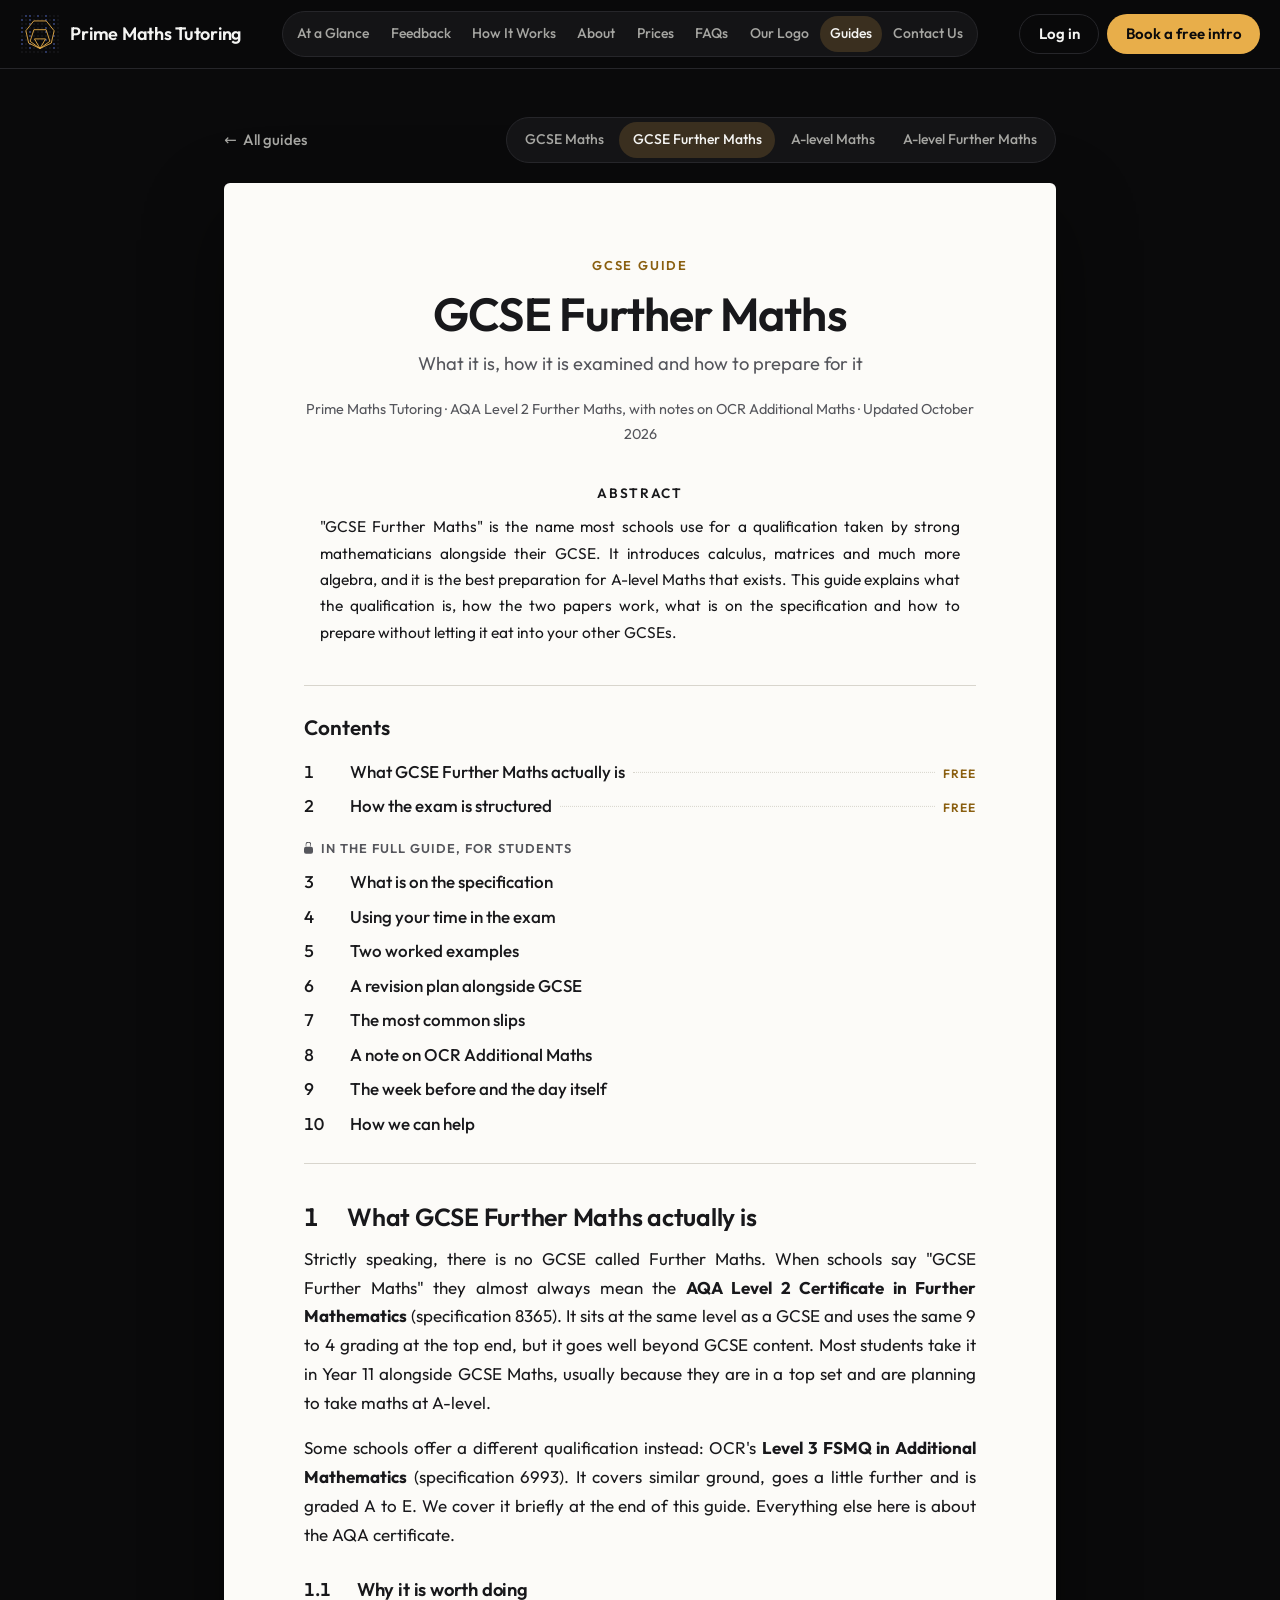
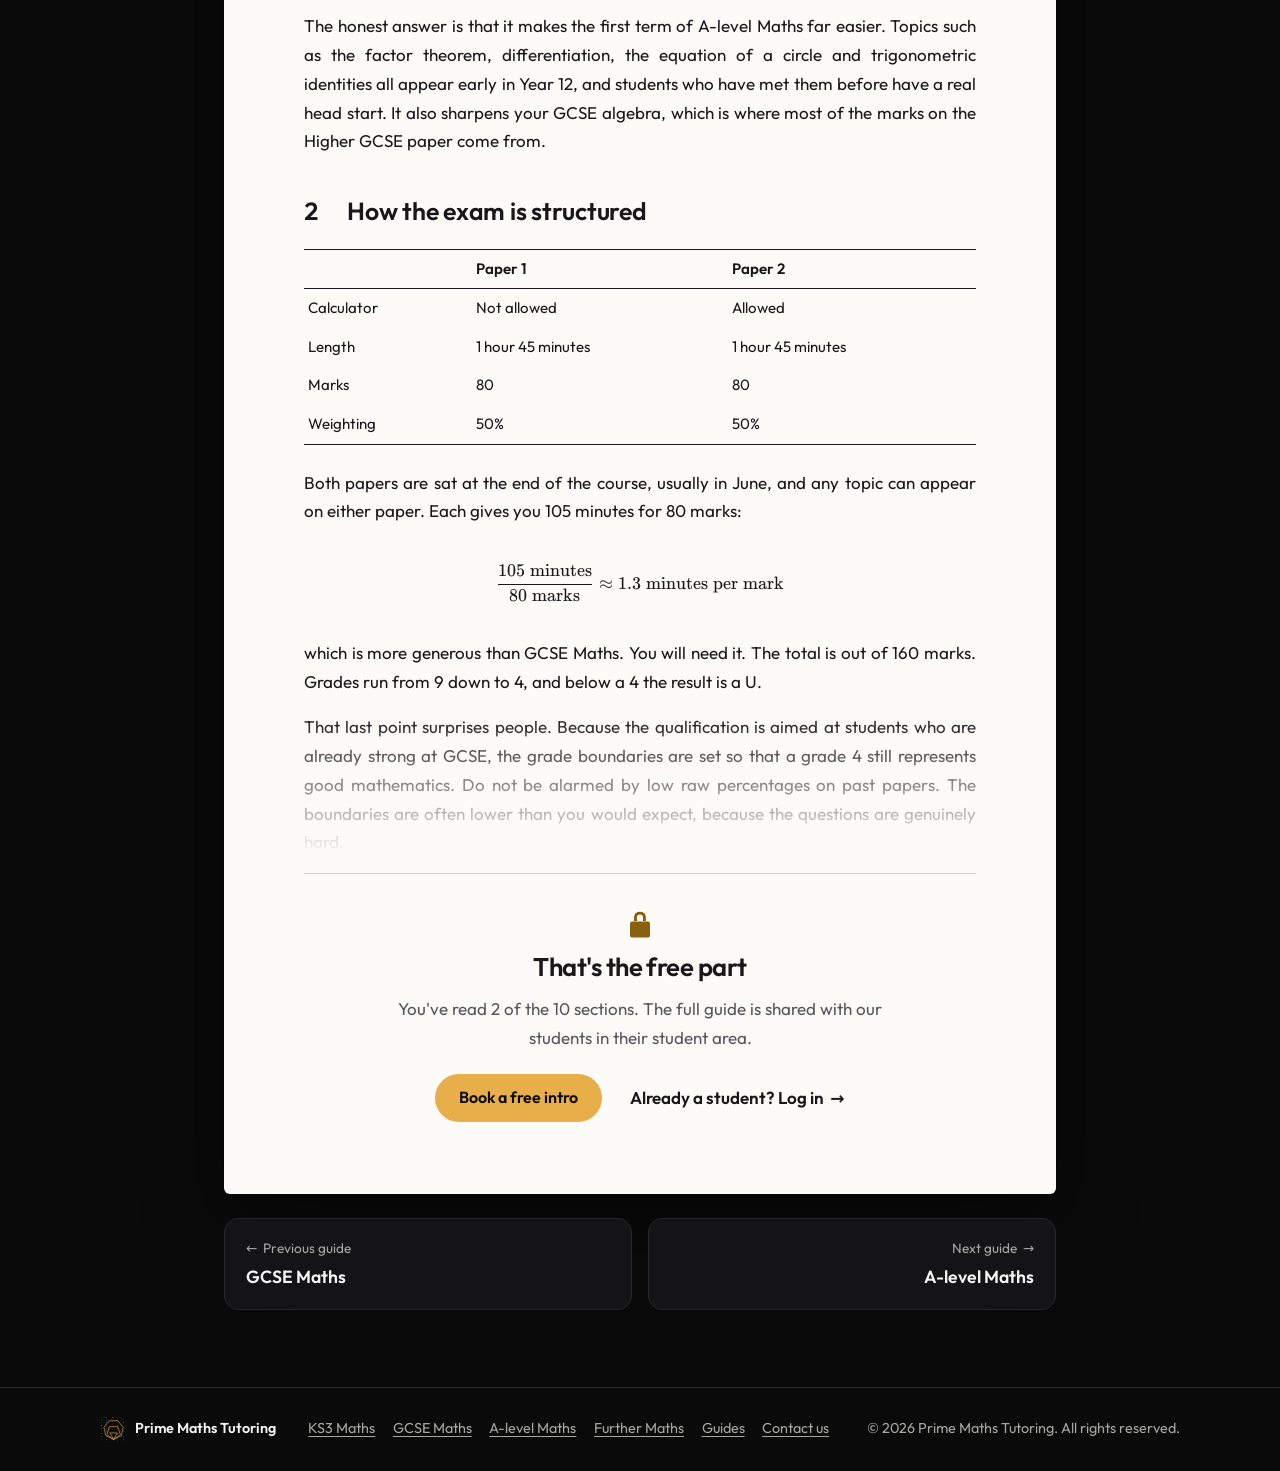
<file: guides/gcse-further-maths.html>
<!doctype html>
<html lang="en-GB">
<head>
<meta charset="utf-8">
<meta name="viewport" content="width=device-width, initial-scale=1, viewport-fit=cover">
<title>GCSE Further Maths Guide | Prime Maths Tutoring</title>
<meta name="description" content="Two papers, a lot of algebra and your first taste of calculus. What &quot;GCSE Further Maths&quot; really is, how it is examined and how to fit it around your GCSE.">
<meta name="theme-color" content="#0A0A0B">
<link rel="icon" href="/favicon.svg" type="image/svg+xml">
<link rel="apple-touch-icon" href="/images/apple-touch-icon.png">
<meta property="og:type" content="article">
<meta property="og:site_name" content="Prime Maths Tutoring">
<meta property="og:locale" content="en_GB">
<meta property="og:title" content="GCSE Further Maths Guide | Prime Maths Tutoring">
<meta property="og:description" content="Two papers, a lot of algebra and your first taste of calculus. What &quot;GCSE Further Maths&quot; really is, how it is examined and how to fit it around your GCSE.">
<meta property="og:image" content="https://www.primemathstutoring.co.uk/images/og.png">
<meta property="og:url" content="https://www.primemathstutoring.co.uk/guides/gcse-further-maths">
<link rel="canonical" href="https://www.primemathstutoring.co.uk/guides/gcse-further-maths">
<link rel="preload" href="/fonts/outfit.woff2" as="font" type="font/woff2" crossorigin>
<link rel="stylesheet" href="/styles.css">
<link rel="stylesheet" href="/katex/katex.min.css">
</head>
<body>

<a class="skip" href="#main">Skip to content</a>

<header class="site-header">
  <div class="wrap header-inner">
    <a class="brand" href="/" aria-label="Prime Maths Tutoring, home page">
      <svg class="logo-mark" viewBox="0 0 400 400" aria-hidden="true" focusable="false"><g><circle cx="20" cy="20" r="6.5" class="n"/><circle cx="60" cy="20" r="6.5" class="p"/><circle cx="100" cy="20" r="6.5" class="p"/><circle cx="140" cy="20" r="6.5" class="n"/><circle cx="180" cy="20" r="6.5" class="p"/><circle cx="220" cy="20" r="6.5" class="n"/><circle cx="260" cy="20" r="6.5" class="p"/><circle cx="300" cy="20" r="6.5" class="n"/><circle cx="340" cy="20" r="6.5" class="n"/><circle cx="380" cy="20" r="6.5" class="n"/><circle cx="20" cy="60" r="6.5" class="p"/><circle cx="60" cy="60" r="6.5" class="n"/><circle cx="100" cy="60" r="6.5" class="p"/><circle cx="140" cy="60" r="6.5" class="n"/><circle cx="180" cy="60" r="6.5" class="n"/><circle cx="220" cy="60" r="6.5" class="n"/><circle cx="260" cy="60" r="6.5" class="p"/><circle cx="300" cy="60" r="6.5" class="n"/><circle cx="340" cy="60" r="6.5" class="p"/><circle cx="380" cy="60" r="6.5" class="n"/><circle cx="20" cy="100" r="6.5" class="n"/><circle cx="60" cy="100" r="6.5" class="n"/><circle cx="100" cy="100" r="6.5" class="p"/><circle cx="140" cy="100" r="6.5" class="n"/><circle cx="180" cy="100" r="6.5" class="n"/><circle cx="220" cy="100" r="6.5" class="n"/><circle cx="260" cy="100" r="6.5" class="n"/><circle cx="300" cy="100" r="6.5" class="n"/><circle cx="340" cy="100" r="6.5" class="p"/><circle cx="380" cy="100" r="6.5" class="n"/><circle cx="20" cy="140" r="6.5" class="p"/><circle cx="60" cy="140" r="6.5" class="n"/><circle cx="100" cy="140" r="6.5" class="n"/><circle cx="140" cy="140" r="6.5" class="n"/><circle cx="180" cy="140" r="6.5" class="n"/><circle cx="220" cy="140" r="6.5" class="n"/><circle cx="260" cy="140" r="6.5" class="p"/><circle cx="300" cy="140" r="6.5" class="n"/><circle cx="340" cy="140" r="6.5" class="n"/><circle cx="380" cy="140" r="6.5" class="n"/><circle cx="20" cy="180" r="6.5" class="p"/><circle cx="60" cy="180" r="6.5" class="n"/><circle cx="100" cy="180" r="6.5" class="p"/><circle cx="140" cy="180" r="6.5" class="n"/><circle cx="180" cy="180" r="6.5" class="n"/><circle cx="220" cy="180" r="6.5" class="n"/><circle cx="260" cy="180" r="6.5" class="p"/><circle cx="300" cy="180" r="6.5" class="n"/><circle cx="340" cy="180" r="6.5" class="n"/><circle cx="380" cy="180" r="6.5" class="n"/><circle cx="20" cy="220" r="6.5" class="n"/><circle cx="60" cy="220" r="6.5" class="n"/><circle cx="100" cy="220" r="6.5" class="p"/><circle cx="140" cy="220" r="6.5" class="n"/><circle cx="180" cy="220" r="6.5" class="n"/><circle cx="220" cy="220" r="6.5" class="n"/><circle cx="260" cy="220" r="6.5" class="n"/><circle cx="300" cy="220" r="6.5" class="n"/><circle cx="340" cy="220" r="6.5" class="p"/><circle cx="380" cy="220" r="6.5" class="n"/><circle cx="20" cy="260" r="6.5" class="p"/><circle cx="60" cy="260" r="6.5" class="n"/><circle cx="100" cy="260" r="6.5" class="n"/><circle cx="140" cy="260" r="6.5" class="n"/><circle cx="180" cy="260" r="6.5" class="n"/><circle cx="220" cy="260" r="6.5" class="n"/><circle cx="260" cy="260" r="6.5" class="p"/><circle cx="300" cy="260" r="6.5" class="n"/><circle cx="340" cy="260" r="6.5" class="n"/><circle cx="380" cy="260" r="6.5" class="n"/><circle cx="20" cy="300" r="6.5" class="p"/><circle cx="60" cy="300" r="6.5" class="n"/><circle cx="100" cy="300" r="6.5" class="p"/><circle cx="140" cy="300" r="6.5" class="n"/><circle cx="180" cy="300" r="6.5" class="n"/><circle cx="220" cy="300" r="6.5" class="n"/><circle cx="260" cy="300" r="6.5" class="n"/><circle cx="300" cy="300" r="6.5" class="n"/><circle cx="340" cy="300" r="6.5" class="p"/><circle cx="380" cy="300" r="6.5" class="n"/><circle cx="20" cy="340" r="6.5" class="n"/><circle cx="60" cy="340" r="6.5" class="n"/><circle cx="100" cy="340" r="6.5" class="p"/><circle cx="140" cy="340" r="6.5" class="n"/><circle cx="180" cy="340" r="6.5" class="n"/><circle cx="220" cy="340" r="6.5" class="n"/><circle cx="260" cy="340" r="6.5" class="n"/><circle cx="300" cy="340" r="6.5" class="n"/><circle cx="340" cy="340" r="6.5" class="p"/><circle cx="380" cy="340" r="6.5" class="n"/><circle cx="20" cy="380" r="6.5" class="n"/><circle cx="60" cy="380" r="6.5" class="n"/><circle cx="100" cy="380" r="6.5" class="n"/><circle cx="140" cy="380" r="6.5" class="n"/><circle cx="180" cy="380" r="6.5" class="n"/><circle cx="220" cy="380" r="6.5" class="n"/><circle cx="260" cy="380" r="6.5" class="p"/><circle cx="300" cy="380" r="6.5" class="n"/><circle cx="340" cy="380" r="6.5" class="n"/><circle cx="380" cy="380" r="6.5" class="n"/></g><polygon class="s hept" points="200.0,345.0 86.6,290.4 58.6,167.7 137.1,69.4 262.9,69.4 341.4,167.7 313.4,290.4"/><polygon class="s pent" points="200.0,345.0 101.1,273.1 138.9,156.9 261.1,156.9 298.9,273.1"/><polygon class="s tri" points="200.0,345.0 144.6,249.0 255.4,249.0"/></svg>
      <span class="brand-name"><span>Prime Maths</span> <span>Tutoring</span></span>
    </a>
    <div class="tabs-row">
      <nav class="tabs" aria-label="Main">
        <a href="/" data-section="top">At a Glance</a>
        <a href="/feedback" data-section="reviews">Feedback</a>
        <a href="/how-it-works" data-section="how">How It Works</a>
        <a href="/about" data-section="about">About</a>
        <a href="/prices" data-section="prices">Prices</a>
        <a href="/faqs" data-section="faqs">FAQs</a>
        <a href="/our-logo" data-section="logo">Our Logo</a>
        <a href="/guides" aria-current="page">Guides</a>
        <a href="/contact">Contact Us</a>
      </nav>
    </div>
    <div class="header-actions">
      <a class="btn btn-small btn-ghost btn-login" href="/portal">Log in</a>
      <a class="btn btn-small" href="/book"><span>Book <span class="long-label">a free </span>intro</span></a>
    </div>
  </div>
</header>

<main id="main" class="guide-page">
  <div class="wrap">
    <nav class="guide-switch" aria-label="Guides">
      <a href="/guides" class="guide-switch-all">All guides</a>
      <div class="pill-tabs guide-switch-tabs"><a href="/guides/gcse-maths">GCSE Maths</a><a href="/guides/gcse-further-maths" aria-current="page">GCSE Further Maths</a><a href="/guides/a-level-maths">A-level Maths</a><a href="/guides/a-level-further-maths">A-level Further Maths</a></div>
    </nav>
    <article class="doc">
      <header class="doc-title">
          <p class="doc-kicker">GCSE guide</p>
          <h1>GCSE Further Maths</h1>
          <p class="doc-subtitle">What it is, how it is examined and how to prepare for it</p>
          <p class="doc-byline">Prime Maths Tutoring <span aria-hidden="true">&middot;</span> AQA Level 2 Further Maths, with notes on OCR Additional Maths <span aria-hidden="true">&middot;</span> Updated October 2026</p>
        </header>
      <div class="doc-abstract"><p class="doc-abstract-title">Abstract</p><p>&quot;GCSE Further Maths&quot; is the name most schools use for a qualification taken by strong mathematicians alongside their GCSE. It introduces calculus, matrices and much more algebra, and it is the best preparation for A-level Maths that exists. This guide explains what the qualification is, how the two papers work, what is on the specification and how to prepare without letting it eat into your other GCSEs.</p>
</div>
      <nav class="doc-toc doc-toc-preview" aria-label="Contents"><p class="doc-toc-title">Contents</p>
        <ol><li><a class="doc-toc-row" href="#s1"><span class="doc-toc-num">1</span><span class="doc-toc-text">What GCSE Further Maths actually is</span><span class="doc-toc-dots"></span><span class="doc-toc-tag">Free</span></a></li><li><a class="doc-toc-row" href="#s2"><span class="doc-toc-num">2</span><span class="doc-toc-text">How the exam is structured</span><span class="doc-toc-dots"></span><span class="doc-toc-tag">Free</span></a></li></ol>
        <p class="doc-toc-group"><span class="doc-lock" aria-hidden="true"></span> In the full guide, for students</p>
        <ol><li class="is-locked"><span class="doc-toc-row"><span class="doc-toc-num">3</span><span class="doc-toc-text">What is on the specification</span></span></li><li class="is-locked"><span class="doc-toc-row"><span class="doc-toc-num">4</span><span class="doc-toc-text">Using your time in the exam</span></span></li><li class="is-locked"><span class="doc-toc-row"><span class="doc-toc-num">5</span><span class="doc-toc-text">Two worked examples</span></span></li><li class="is-locked"><span class="doc-toc-row"><span class="doc-toc-num">6</span><span class="doc-toc-text">A revision plan alongside GCSE</span></span></li><li class="is-locked"><span class="doc-toc-row"><span class="doc-toc-num">7</span><span class="doc-toc-text">The most common slips</span></span></li><li class="is-locked"><span class="doc-toc-row"><span class="doc-toc-num">8</span><span class="doc-toc-text">A note on OCR Additional Maths</span></span></li><li class="is-locked"><span class="doc-toc-row"><span class="doc-toc-num">9</span><span class="doc-toc-text">The week before and the day itself</span></span></li><li class="is-locked"><span class="doc-toc-row"><span class="doc-toc-num">10</span><span class="doc-toc-text">How we can help</span></span></li></ol>
      </nav>
      <div class="doc-body doc-preview">
<h2 id="s1"><span class="doc-num">1</span>What GCSE Further Maths actually is</h2>
<p>Strictly speaking, there is no GCSE called Further Maths. When schools say &quot;GCSE Further Maths&quot; they almost always mean the <strong>AQA Level 2 Certificate in Further Mathematics</strong> (specification 8365). It sits at the same level as a GCSE and uses the same 9 to 4 grading at the top end, but it goes well beyond GCSE content. Most students take it in Year 11 alongside GCSE Maths, usually because they are in a top set and are planning to take maths at A-level.</p>
<p>Some schools offer a different qualification instead: OCR's <strong>Level 3 FSMQ in Additional Mathematics</strong> (specification 6993). It covers similar ground, goes a little further and is graded A to E. We cover it briefly at the end of this guide. Everything else here is about the AQA certificate.</p>
<h3 id="s1-1"><span class="doc-num">1.1</span>Why it is worth doing</h3>
<p>The honest answer is that it makes the first term of A-level Maths far easier. Topics such as the factor theorem, differentiation, the equation of a circle and trigonometric identities all appear early in Year 12, and students who have met them before have a real head start. It also sharpens your GCSE algebra, which is where most of the marks on the Higher GCSE paper come from.</p>
<h2 id="s2"><span class="doc-num">2</span>How the exam is structured</h2>
<div class="doc-table"><table>
<thead>
<tr>
<th></th>
<th>Paper 1</th>
<th>Paper 2</th>
</tr>
</thead>
<tbody>
<tr>
<td>Calculator</td>
<td>Not allowed</td>
<td>Allowed</td>
</tr>
<tr>
<td>Length</td>
<td>1 hour 45 minutes</td>
<td>1 hour 45 minutes</td>
</tr>
<tr>
<td>Marks</td>
<td>80</td>
<td>80</td>
</tr>
<tr>
<td>Weighting</td>
<td>50%</td>
<td>50%</td>
</tr>
</tbody>
</table></div>
<p>Both papers are sat at the end of the course, usually in June, and any topic can appear on either paper. Each gives you 105 minutes for 80 marks:</p>
<div class="doc-display"><span class="katex-display"><span class="katex"><span class="katex-html" aria-hidden="true"><span class="base"><span class="strut" style="height:2.0309em;vertical-align:-0.686em;"></span><span class="mord"><span class="mopen nulldelimiter"></span><span class="mfrac"><span class="vlist-t vlist-t2"><span class="vlist-r"><span class="vlist" style="height:1.3449em;"><span style="top:-2.314em;"><span class="pstrut" style="height:3em;"></span><span class="mord"><span class="mord">80</span><span class="mord text"><span class="mord"> marks</span></span></span></span><span style="top:-3.23em;"><span class="pstrut" style="height:3em;"></span><span class="frac-line" style="border-bottom-width:0.04em;"></span></span><span style="top:-3.677em;"><span class="pstrut" style="height:3em;"></span><span class="mord"><span class="mord">105</span><span class="mord text"><span class="mord"> minutes</span></span></span></span></span><span class="vlist-s">​</span></span><span class="vlist-r"><span class="vlist" style="height:0.686em;"><span></span></span></span></span></span><span class="mclose nulldelimiter"></span></span><span class="mspace" style="margin-right:0.2778em;"></span><span class="mrel">≈</span><span class="mspace" style="margin-right:0.2778em;"></span></span><span class="base"><span class="strut" style="height:0.8889em;vertical-align:-0.1944em;"></span><span class="mord">1.3</span><span class="mord text"><span class="mord"> minutes per mark</span></span></span></span></span></span></div>
<p>which is more generous than GCSE Maths. You will need it. The total is out of 160 marks. Grades run from 9 down to 4, and below a 4 the result is a U.</p>
<p>That last point surprises people. Because the qualification is aimed at students who are already strong at GCSE, the grade boundaries are set so that a grade 4 still represents good mathematics. Do not be alarmed by low raw percentages on past papers. The boundaries are often lower than you would expect, because the questions are genuinely hard.</p>

      </div>
      <section class="doc-locked" aria-labelledby="locked-title">
        <span class="doc-lock doc-lock-large" aria-hidden="true"></span>
        <h2 id="locked-title">That's the free part</h2>
        <p>You've read 2 of the 10 sections. The full guide is shared with our students in their student area.</p>
        <div class="actions">
          <a class="btn" href="/book">Book a free intro</a>
          <a class="link-arrow" href="/portal">Already a student? Log in</a>
        </div>
      </section>
    </article>
    <nav class="guide-pager" aria-label="More guides">
      <a class="guide-pager-link" href="/guides/gcse-maths"><span>Previous guide</span><strong>GCSE Maths</strong></a>
      <a class="guide-pager-link is-next" href="/guides/a-level-maths"><span>Next guide</span><strong>A-level Maths</strong></a>
    </nav>
  </div>
</main>

<footer class="site-footer">
  <div class="wrap footer-inner">
    <p class="footer-brand"><svg class="logo-mark" viewBox="0 0 400 400" aria-hidden="true" focusable="false"><g><circle cx="20" cy="20" r="6.5" class="n"/><circle cx="60" cy="20" r="6.5" class="p"/><circle cx="100" cy="20" r="6.5" class="p"/><circle cx="140" cy="20" r="6.5" class="n"/><circle cx="180" cy="20" r="6.5" class="p"/><circle cx="220" cy="20" r="6.5" class="n"/><circle cx="260" cy="20" r="6.5" class="p"/><circle cx="300" cy="20" r="6.5" class="n"/><circle cx="340" cy="20" r="6.5" class="n"/><circle cx="380" cy="20" r="6.5" class="n"/><circle cx="20" cy="60" r="6.5" class="p"/><circle cx="60" cy="60" r="6.5" class="n"/><circle cx="100" cy="60" r="6.5" class="p"/><circle cx="140" cy="60" r="6.5" class="n"/><circle cx="180" cy="60" r="6.5" class="n"/><circle cx="220" cy="60" r="6.5" class="n"/><circle cx="260" cy="60" r="6.5" class="p"/><circle cx="300" cy="60" r="6.5" class="n"/><circle cx="340" cy="60" r="6.5" class="p"/><circle cx="380" cy="60" r="6.5" class="n"/><circle cx="20" cy="100" r="6.5" class="n"/><circle cx="60" cy="100" r="6.5" class="n"/><circle cx="100" cy="100" r="6.5" class="p"/><circle cx="140" cy="100" r="6.5" class="n"/><circle cx="180" cy="100" r="6.5" class="n"/><circle cx="220" cy="100" r="6.5" class="n"/><circle cx="260" cy="100" r="6.5" class="n"/><circle cx="300" cy="100" r="6.5" class="n"/><circle cx="340" cy="100" r="6.5" class="p"/><circle cx="380" cy="100" r="6.5" class="n"/><circle cx="20" cy="140" r="6.5" class="p"/><circle cx="60" cy="140" r="6.5" class="n"/><circle cx="100" cy="140" r="6.5" class="n"/><circle cx="140" cy="140" r="6.5" class="n"/><circle cx="180" cy="140" r="6.5" class="n"/><circle cx="220" cy="140" r="6.5" class="n"/><circle cx="260" cy="140" r="6.5" class="p"/><circle cx="300" cy="140" r="6.5" class="n"/><circle cx="340" cy="140" r="6.5" class="n"/><circle cx="380" cy="140" r="6.5" class="n"/><circle cx="20" cy="180" r="6.5" class="p"/><circle cx="60" cy="180" r="6.5" class="n"/><circle cx="100" cy="180" r="6.5" class="p"/><circle cx="140" cy="180" r="6.5" class="n"/><circle cx="180" cy="180" r="6.5" class="n"/><circle cx="220" cy="180" r="6.5" class="n"/><circle cx="260" cy="180" r="6.5" class="p"/><circle cx="300" cy="180" r="6.5" class="n"/><circle cx="340" cy="180" r="6.5" class="n"/><circle cx="380" cy="180" r="6.5" class="n"/><circle cx="20" cy="220" r="6.5" class="n"/><circle cx="60" cy="220" r="6.5" class="n"/><circle cx="100" cy="220" r="6.5" class="p"/><circle cx="140" cy="220" r="6.5" class="n"/><circle cx="180" cy="220" r="6.5" class="n"/><circle cx="220" cy="220" r="6.5" class="n"/><circle cx="260" cy="220" r="6.5" class="n"/><circle cx="300" cy="220" r="6.5" class="n"/><circle cx="340" cy="220" r="6.5" class="p"/><circle cx="380" cy="220" r="6.5" class="n"/><circle cx="20" cy="260" r="6.5" class="p"/><circle cx="60" cy="260" r="6.5" class="n"/><circle cx="100" cy="260" r="6.5" class="n"/><circle cx="140" cy="260" r="6.5" class="n"/><circle cx="180" cy="260" r="6.5" class="n"/><circle cx="220" cy="260" r="6.5" class="n"/><circle cx="260" cy="260" r="6.5" class="p"/><circle cx="300" cy="260" r="6.5" class="n"/><circle cx="340" cy="260" r="6.5" class="n"/><circle cx="380" cy="260" r="6.5" class="n"/><circle cx="20" cy="300" r="6.5" class="p"/><circle cx="60" cy="300" r="6.5" class="n"/><circle cx="100" cy="300" r="6.5" class="p"/><circle cx="140" cy="300" r="6.5" class="n"/><circle cx="180" cy="300" r="6.5" class="n"/><circle cx="220" cy="300" r="6.5" class="n"/><circle cx="260" cy="300" r="6.5" class="n"/><circle cx="300" cy="300" r="6.5" class="n"/><circle cx="340" cy="300" r="6.5" class="p"/><circle cx="380" cy="300" r="6.5" class="n"/><circle cx="20" cy="340" r="6.5" class="n"/><circle cx="60" cy="340" r="6.5" class="n"/><circle cx="100" cy="340" r="6.5" class="p"/><circle cx="140" cy="340" r="6.5" class="n"/><circle cx="180" cy="340" r="6.5" class="n"/><circle cx="220" cy="340" r="6.5" class="n"/><circle cx="260" cy="340" r="6.5" class="n"/><circle cx="300" cy="340" r="6.5" class="n"/><circle cx="340" cy="340" r="6.5" class="p"/><circle cx="380" cy="340" r="6.5" class="n"/><circle cx="20" cy="380" r="6.5" class="n"/><circle cx="60" cy="380" r="6.5" class="n"/><circle cx="100" cy="380" r="6.5" class="n"/><circle cx="140" cy="380" r="6.5" class="n"/><circle cx="180" cy="380" r="6.5" class="n"/><circle cx="220" cy="380" r="6.5" class="n"/><circle cx="260" cy="380" r="6.5" class="p"/><circle cx="300" cy="380" r="6.5" class="n"/><circle cx="340" cy="380" r="6.5" class="n"/><circle cx="380" cy="380" r="6.5" class="n"/></g><polygon class="s hept" points="200.0,345.0 86.6,290.4 58.6,167.7 137.1,69.4 262.9,69.4 341.4,167.7 313.4,290.4"/><polygon class="s pent" points="200.0,345.0 101.1,273.1 138.9,156.9 261.1,156.9 298.9,273.1"/><polygon class="s tri" points="200.0,345.0 144.6,249.0 255.4,249.0"/></svg>Prime Maths Tutoring</p>
    <nav class="footer-nav" aria-label="More from Prime Maths Tutoring">
      <a class="footer-link" href="/ks3-maths-tutor">KS3 Maths</a>
      <a class="footer-link" href="/gcse-maths-tutor">GCSE Maths</a>
      <a class="footer-link" href="/a-level-maths-tutor">A-level Maths</a>
      <a class="footer-link" href="/further-maths-tutor">Further Maths</a>
      <a class="footer-link" href="/guides">Guides</a>
      <a class="footer-link" href="/contact">Contact us</a>
    </nav>
    <p class="copyright">&copy; <span id="year">2026</span> Prime Maths Tutoring. All rights reserved.</p>
  </div>
</footer>

<script src="/site.js" defer></script>
</body>
</html>
</file>
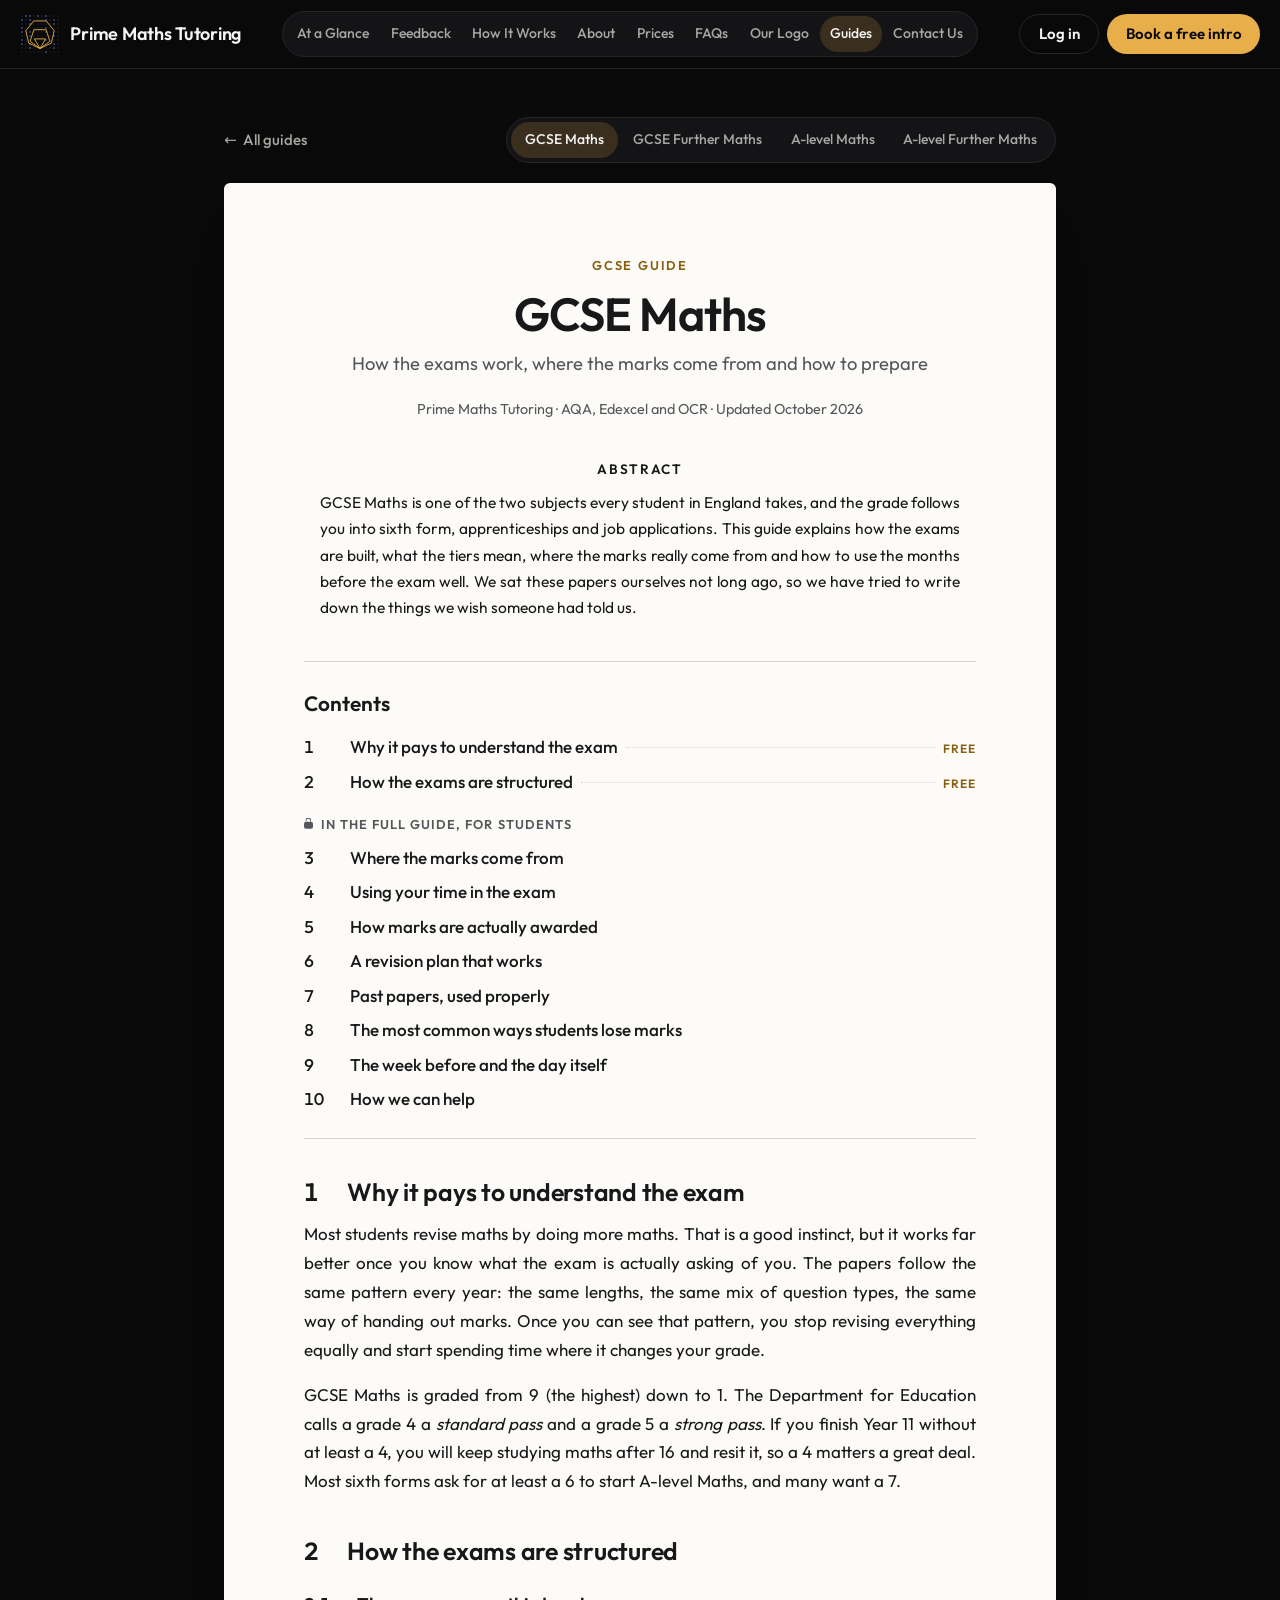
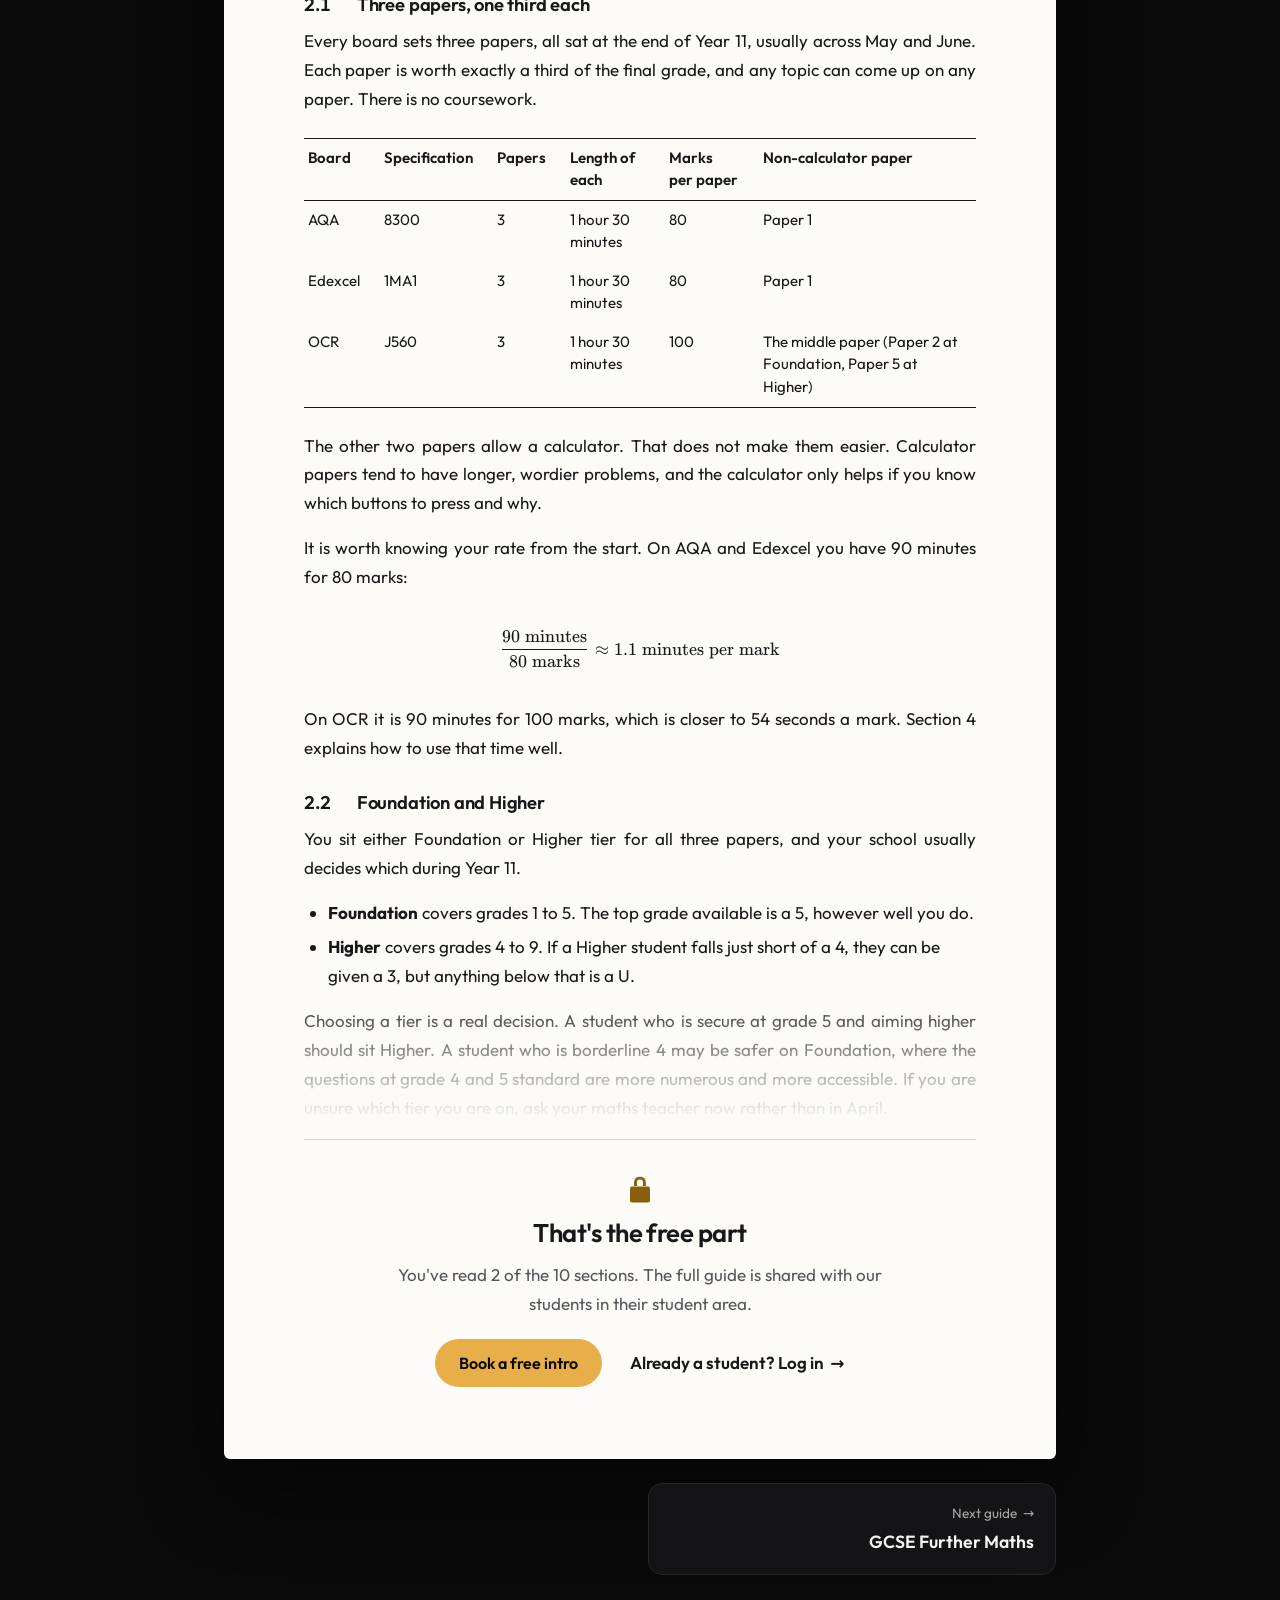
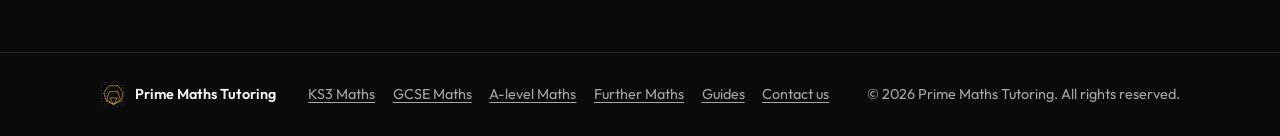
<file: guides/gcse-maths.html>
<!doctype html>
<html lang="en-GB">
<head>
<meta charset="utf-8">
<meta name="viewport" content="width=device-width, initial-scale=1, viewport-fit=cover">
<title>GCSE Maths Guide | Prime Maths Tutoring</title>
<meta name="description" content="Three papers, two tiers and a formulae sheet. How GCSE Maths is put together, what the grades mean and a revision plan that actually fits around school.">
<meta name="theme-color" content="#0A0A0B">
<link rel="icon" href="/favicon.svg" type="image/svg+xml">
<link rel="apple-touch-icon" href="/images/apple-touch-icon.png">
<meta property="og:type" content="article">
<meta property="og:site_name" content="Prime Maths Tutoring">
<meta property="og:locale" content="en_GB">
<meta property="og:title" content="GCSE Maths Guide | Prime Maths Tutoring">
<meta property="og:description" content="Three papers, two tiers and a formulae sheet. How GCSE Maths is put together, what the grades mean and a revision plan that actually fits around school.">
<meta property="og:image" content="https://www.primemathstutoring.co.uk/images/og.png">
<meta property="og:url" content="https://www.primemathstutoring.co.uk/guides/gcse-maths">
<link rel="canonical" href="https://www.primemathstutoring.co.uk/guides/gcse-maths">
<link rel="preload" href="/fonts/outfit.woff2" as="font" type="font/woff2" crossorigin>
<link rel="stylesheet" href="/styles.css">
<link rel="stylesheet" href="/katex/katex.min.css">
</head>
<body>

<a class="skip" href="#main">Skip to content</a>

<header class="site-header">
  <div class="wrap header-inner">
    <a class="brand" href="/" aria-label="Prime Maths Tutoring, home page">
      <svg class="logo-mark" viewBox="0 0 400 400" aria-hidden="true" focusable="false"><g><circle cx="20" cy="20" r="6.5" class="n"/><circle cx="60" cy="20" r="6.5" class="p"/><circle cx="100" cy="20" r="6.5" class="p"/><circle cx="140" cy="20" r="6.5" class="n"/><circle cx="180" cy="20" r="6.5" class="p"/><circle cx="220" cy="20" r="6.5" class="n"/><circle cx="260" cy="20" r="6.5" class="p"/><circle cx="300" cy="20" r="6.5" class="n"/><circle cx="340" cy="20" r="6.5" class="n"/><circle cx="380" cy="20" r="6.5" class="n"/><circle cx="20" cy="60" r="6.5" class="p"/><circle cx="60" cy="60" r="6.5" class="n"/><circle cx="100" cy="60" r="6.5" class="p"/><circle cx="140" cy="60" r="6.5" class="n"/><circle cx="180" cy="60" r="6.5" class="n"/><circle cx="220" cy="60" r="6.5" class="n"/><circle cx="260" cy="60" r="6.5" class="p"/><circle cx="300" cy="60" r="6.5" class="n"/><circle cx="340" cy="60" r="6.5" class="p"/><circle cx="380" cy="60" r="6.5" class="n"/><circle cx="20" cy="100" r="6.5" class="n"/><circle cx="60" cy="100" r="6.5" class="n"/><circle cx="100" cy="100" r="6.5" class="p"/><circle cx="140" cy="100" r="6.5" class="n"/><circle cx="180" cy="100" r="6.5" class="n"/><circle cx="220" cy="100" r="6.5" class="n"/><circle cx="260" cy="100" r="6.5" class="n"/><circle cx="300" cy="100" r="6.5" class="n"/><circle cx="340" cy="100" r="6.5" class="p"/><circle cx="380" cy="100" r="6.5" class="n"/><circle cx="20" cy="140" r="6.5" class="p"/><circle cx="60" cy="140" r="6.5" class="n"/><circle cx="100" cy="140" r="6.5" class="n"/><circle cx="140" cy="140" r="6.5" class="n"/><circle cx="180" cy="140" r="6.5" class="n"/><circle cx="220" cy="140" r="6.5" class="n"/><circle cx="260" cy="140" r="6.5" class="p"/><circle cx="300" cy="140" r="6.5" class="n"/><circle cx="340" cy="140" r="6.5" class="n"/><circle cx="380" cy="140" r="6.5" class="n"/><circle cx="20" cy="180" r="6.5" class="p"/><circle cx="60" cy="180" r="6.5" class="n"/><circle cx="100" cy="180" r="6.5" class="p"/><circle cx="140" cy="180" r="6.5" class="n"/><circle cx="180" cy="180" r="6.5" class="n"/><circle cx="220" cy="180" r="6.5" class="n"/><circle cx="260" cy="180" r="6.5" class="p"/><circle cx="300" cy="180" r="6.5" class="n"/><circle cx="340" cy="180" r="6.5" class="n"/><circle cx="380" cy="180" r="6.5" class="n"/><circle cx="20" cy="220" r="6.5" class="n"/><circle cx="60" cy="220" r="6.5" class="n"/><circle cx="100" cy="220" r="6.5" class="p"/><circle cx="140" cy="220" r="6.5" class="n"/><circle cx="180" cy="220" r="6.5" class="n"/><circle cx="220" cy="220" r="6.5" class="n"/><circle cx="260" cy="220" r="6.5" class="n"/><circle cx="300" cy="220" r="6.5" class="n"/><circle cx="340" cy="220" r="6.5" class="p"/><circle cx="380" cy="220" r="6.5" class="n"/><circle cx="20" cy="260" r="6.5" class="p"/><circle cx="60" cy="260" r="6.5" class="n"/><circle cx="100" cy="260" r="6.5" class="n"/><circle cx="140" cy="260" r="6.5" class="n"/><circle cx="180" cy="260" r="6.5" class="n"/><circle cx="220" cy="260" r="6.5" class="n"/><circle cx="260" cy="260" r="6.5" class="p"/><circle cx="300" cy="260" r="6.5" class="n"/><circle cx="340" cy="260" r="6.5" class="n"/><circle cx="380" cy="260" r="6.5" class="n"/><circle cx="20" cy="300" r="6.5" class="p"/><circle cx="60" cy="300" r="6.5" class="n"/><circle cx="100" cy="300" r="6.5" class="p"/><circle cx="140" cy="300" r="6.5" class="n"/><circle cx="180" cy="300" r="6.5" class="n"/><circle cx="220" cy="300" r="6.5" class="n"/><circle cx="260" cy="300" r="6.5" class="n"/><circle cx="300" cy="300" r="6.5" class="n"/><circle cx="340" cy="300" r="6.5" class="p"/><circle cx="380" cy="300" r="6.5" class="n"/><circle cx="20" cy="340" r="6.5" class="n"/><circle cx="60" cy="340" r="6.5" class="n"/><circle cx="100" cy="340" r="6.5" class="p"/><circle cx="140" cy="340" r="6.5" class="n"/><circle cx="180" cy="340" r="6.5" class="n"/><circle cx="220" cy="340" r="6.5" class="n"/><circle cx="260" cy="340" r="6.5" class="n"/><circle cx="300" cy="340" r="6.5" class="n"/><circle cx="340" cy="340" r="6.5" class="p"/><circle cx="380" cy="340" r="6.5" class="n"/><circle cx="20" cy="380" r="6.5" class="n"/><circle cx="60" cy="380" r="6.5" class="n"/><circle cx="100" cy="380" r="6.5" class="n"/><circle cx="140" cy="380" r="6.5" class="n"/><circle cx="180" cy="380" r="6.5" class="n"/><circle cx="220" cy="380" r="6.5" class="n"/><circle cx="260" cy="380" r="6.5" class="p"/><circle cx="300" cy="380" r="6.5" class="n"/><circle cx="340" cy="380" r="6.5" class="n"/><circle cx="380" cy="380" r="6.5" class="n"/></g><polygon class="s hept" points="200.0,345.0 86.6,290.4 58.6,167.7 137.1,69.4 262.9,69.4 341.4,167.7 313.4,290.4"/><polygon class="s pent" points="200.0,345.0 101.1,273.1 138.9,156.9 261.1,156.9 298.9,273.1"/><polygon class="s tri" points="200.0,345.0 144.6,249.0 255.4,249.0"/></svg>
      <span class="brand-name"><span>Prime Maths</span> <span>Tutoring</span></span>
    </a>
    <div class="tabs-row">
      <nav class="tabs" aria-label="Main">
        <a href="/" data-section="top">At a Glance</a>
        <a href="/feedback" data-section="reviews">Feedback</a>
        <a href="/how-it-works" data-section="how">How It Works</a>
        <a href="/about" data-section="about">About</a>
        <a href="/prices" data-section="prices">Prices</a>
        <a href="/faqs" data-section="faqs">FAQs</a>
        <a href="/our-logo" data-section="logo">Our Logo</a>
        <a href="/guides" aria-current="page">Guides</a>
        <a href="/contact">Contact Us</a>
      </nav>
    </div>
    <div class="header-actions">
      <a class="btn btn-small btn-ghost btn-login" href="/portal">Log in</a>
      <a class="btn btn-small" href="/book"><span>Book <span class="long-label">a free </span>intro</span></a>
    </div>
  </div>
</header>

<main id="main" class="guide-page">
  <div class="wrap">
    <nav class="guide-switch" aria-label="Guides">
      <a href="/guides" class="guide-switch-all">All guides</a>
      <div class="pill-tabs guide-switch-tabs"><a href="/guides/gcse-maths" aria-current="page">GCSE Maths</a><a href="/guides/gcse-further-maths">GCSE Further Maths</a><a href="/guides/a-level-maths">A-level Maths</a><a href="/guides/a-level-further-maths">A-level Further Maths</a></div>
    </nav>
    <article class="doc">
      <header class="doc-title">
          <p class="doc-kicker">GCSE guide</p>
          <h1>GCSE Maths</h1>
          <p class="doc-subtitle">How the exams work, where the marks come from and how to prepare</p>
          <p class="doc-byline">Prime Maths Tutoring <span aria-hidden="true">&middot;</span> AQA, Edexcel and OCR <span aria-hidden="true">&middot;</span> Updated October 2026</p>
        </header>
      <div class="doc-abstract"><p class="doc-abstract-title">Abstract</p><p>GCSE Maths is one of the two subjects every student in England takes, and the grade follows you into sixth form, apprenticeships and job applications. This guide explains how the exams are built, what the tiers mean, where the marks really come from and how to use the months before the exam well. We sat these papers ourselves not long ago, so we have tried to write down the things we wish someone had told us.</p>
</div>
      <nav class="doc-toc doc-toc-preview" aria-label="Contents"><p class="doc-toc-title">Contents</p>
        <ol><li><a class="doc-toc-row" href="#s1"><span class="doc-toc-num">1</span><span class="doc-toc-text">Why it pays to understand the exam</span><span class="doc-toc-dots"></span><span class="doc-toc-tag">Free</span></a></li><li><a class="doc-toc-row" href="#s2"><span class="doc-toc-num">2</span><span class="doc-toc-text">How the exams are structured</span><span class="doc-toc-dots"></span><span class="doc-toc-tag">Free</span></a></li></ol>
        <p class="doc-toc-group"><span class="doc-lock" aria-hidden="true"></span> In the full guide, for students</p>
        <ol><li class="is-locked"><span class="doc-toc-row"><span class="doc-toc-num">3</span><span class="doc-toc-text">Where the marks come from</span></span></li><li class="is-locked"><span class="doc-toc-row"><span class="doc-toc-num">4</span><span class="doc-toc-text">Using your time in the exam</span></span></li><li class="is-locked"><span class="doc-toc-row"><span class="doc-toc-num">5</span><span class="doc-toc-text">How marks are actually awarded</span></span></li><li class="is-locked"><span class="doc-toc-row"><span class="doc-toc-num">6</span><span class="doc-toc-text">A revision plan that works</span></span></li><li class="is-locked"><span class="doc-toc-row"><span class="doc-toc-num">7</span><span class="doc-toc-text">Past papers, used properly</span></span></li><li class="is-locked"><span class="doc-toc-row"><span class="doc-toc-num">8</span><span class="doc-toc-text">The most common ways students lose marks</span></span></li><li class="is-locked"><span class="doc-toc-row"><span class="doc-toc-num">9</span><span class="doc-toc-text">The week before and the day itself</span></span></li><li class="is-locked"><span class="doc-toc-row"><span class="doc-toc-num">10</span><span class="doc-toc-text">How we can help</span></span></li></ol>
      </nav>
      <div class="doc-body doc-preview">
<h2 id="s1"><span class="doc-num">1</span>Why it pays to understand the exam</h2>
<p>Most students revise maths by doing more maths. That is a good instinct, but it works far better once you know what the exam is actually asking of you. The papers follow the same pattern every year: the same lengths, the same mix of question types, the same way of handing out marks. Once you can see that pattern, you stop revising everything equally and start spending time where it changes your grade.</p>
<p>GCSE Maths is graded from 9 (the highest) down to 1. The Department for Education calls a grade 4 a <em>standard pass</em> and a grade 5 a <em>strong pass</em>. If you finish Year 11 without at least a 4, you will keep studying maths after 16 and resit it, so a 4 matters a great deal. Most sixth forms ask for at least a 6 to start A-level Maths, and many want a 7.</p>
<h2 id="s2"><span class="doc-num">2</span>How the exams are structured</h2>
<h3 id="s2-1"><span class="doc-num">2.1</span>Three papers, one third each</h3>
<p>Every board sets three papers, all sat at the end of Year 11, usually across May and June. Each paper is worth exactly a third of the final grade, and any topic can come up on any paper. There is no coursework.</p>
<div class="doc-table"><table>
<thead>
<tr>
<th>Board</th>
<th>Specification</th>
<th>Papers</th>
<th>Length of each</th>
<th>Marks per paper</th>
<th>Non-calculator paper</th>
</tr>
</thead>
<tbody>
<tr>
<td>AQA</td>
<td>8300</td>
<td>3</td>
<td>1 hour 30 minutes</td>
<td>80</td>
<td>Paper 1</td>
</tr>
<tr>
<td>Edexcel</td>
<td>1MA1</td>
<td>3</td>
<td>1 hour 30 minutes</td>
<td>80</td>
<td>Paper 1</td>
</tr>
<tr>
<td>OCR</td>
<td>J560</td>
<td>3</td>
<td>1 hour 30 minutes</td>
<td>100</td>
<td>The middle paper (Paper 2 at Foundation, Paper 5 at Higher)</td>
</tr>
</tbody>
</table></div>
<p>The other two papers allow a calculator. That does not make them easier. Calculator papers tend to have longer, wordier problems, and the calculator only helps if you know which buttons to press and why.</p>
<p>It is worth knowing your rate from the start. On AQA and Edexcel you have 90 minutes for 80 marks:</p>
<div class="doc-display"><span class="katex-display"><span class="katex"><span class="katex-html" aria-hidden="true"><span class="base"><span class="strut" style="height:2.0309em;vertical-align:-0.686em;"></span><span class="mord"><span class="mopen nulldelimiter"></span><span class="mfrac"><span class="vlist-t vlist-t2"><span class="vlist-r"><span class="vlist" style="height:1.3449em;"><span style="top:-2.314em;"><span class="pstrut" style="height:3em;"></span><span class="mord"><span class="mord">80</span><span class="mord text"><span class="mord"> marks</span></span></span></span><span style="top:-3.23em;"><span class="pstrut" style="height:3em;"></span><span class="frac-line" style="border-bottom-width:0.04em;"></span></span><span style="top:-3.677em;"><span class="pstrut" style="height:3em;"></span><span class="mord"><span class="mord">90</span><span class="mord text"><span class="mord"> minutes</span></span></span></span></span><span class="vlist-s">​</span></span><span class="vlist-r"><span class="vlist" style="height:0.686em;"><span></span></span></span></span></span><span class="mclose nulldelimiter"></span></span><span class="mspace" style="margin-right:0.2778em;"></span><span class="mrel">≈</span><span class="mspace" style="margin-right:0.2778em;"></span></span><span class="base"><span class="strut" style="height:0.8889em;vertical-align:-0.1944em;"></span><span class="mord">1.1</span><span class="mord text"><span class="mord"> minutes per mark</span></span></span></span></span></span></div>
<p>On OCR it is 90 minutes for 100 marks, which is closer to 54 seconds a mark. Section 4 explains how to use that time well.</p>
<h3 id="s2-2"><span class="doc-num">2.2</span>Foundation and Higher</h3>
<p>You sit either Foundation or Higher tier for all three papers, and your school usually decides which during Year 11.</p>
<ul>
<li><strong>Foundation</strong> covers grades 1 to 5. The top grade available is a 5, however well you do.</li>
<li><strong>Higher</strong> covers grades 4 to 9. If a Higher student falls just short of a 4, they can be given a 3, but anything below that is a U.</li>
</ul>
<p>Choosing a tier is a real decision. A student who is secure at grade 5 and aiming higher should sit Higher. A student who is borderline 4 may be safer on Foundation, where the questions at grade 4 and 5 standard are more numerous and more accessible. If you are unsure which tier you are on, ask your maths teacher now rather than in April.</p>

      </div>
      <section class="doc-locked" aria-labelledby="locked-title">
        <span class="doc-lock doc-lock-large" aria-hidden="true"></span>
        <h2 id="locked-title">That's the free part</h2>
        <p>You've read 2 of the 10 sections. The full guide is shared with our students in their student area.</p>
        <div class="actions">
          <a class="btn" href="/book">Book a free intro</a>
          <a class="link-arrow" href="/portal">Already a student? Log in</a>
        </div>
      </section>
    </article>
    <nav class="guide-pager" aria-label="More guides">
      <span></span>
      <a class="guide-pager-link is-next" href="/guides/gcse-further-maths"><span>Next guide</span><strong>GCSE Further Maths</strong></a>
    </nav>
  </div>
</main>

<footer class="site-footer">
  <div class="wrap footer-inner">
    <p class="footer-brand"><svg class="logo-mark" viewBox="0 0 400 400" aria-hidden="true" focusable="false"><g><circle cx="20" cy="20" r="6.5" class="n"/><circle cx="60" cy="20" r="6.5" class="p"/><circle cx="100" cy="20" r="6.5" class="p"/><circle cx="140" cy="20" r="6.5" class="n"/><circle cx="180" cy="20" r="6.5" class="p"/><circle cx="220" cy="20" r="6.5" class="n"/><circle cx="260" cy="20" r="6.5" class="p"/><circle cx="300" cy="20" r="6.5" class="n"/><circle cx="340" cy="20" r="6.5" class="n"/><circle cx="380" cy="20" r="6.5" class="n"/><circle cx="20" cy="60" r="6.5" class="p"/><circle cx="60" cy="60" r="6.5" class="n"/><circle cx="100" cy="60" r="6.5" class="p"/><circle cx="140" cy="60" r="6.5" class="n"/><circle cx="180" cy="60" r="6.5" class="n"/><circle cx="220" cy="60" r="6.5" class="n"/><circle cx="260" cy="60" r="6.5" class="p"/><circle cx="300" cy="60" r="6.5" class="n"/><circle cx="340" cy="60" r="6.5" class="p"/><circle cx="380" cy="60" r="6.5" class="n"/><circle cx="20" cy="100" r="6.5" class="n"/><circle cx="60" cy="100" r="6.5" class="n"/><circle cx="100" cy="100" r="6.5" class="p"/><circle cx="140" cy="100" r="6.5" class="n"/><circle cx="180" cy="100" r="6.5" class="n"/><circle cx="220" cy="100" r="6.5" class="n"/><circle cx="260" cy="100" r="6.5" class="n"/><circle cx="300" cy="100" r="6.5" class="n"/><circle cx="340" cy="100" r="6.5" class="p"/><circle cx="380" cy="100" r="6.5" class="n"/><circle cx="20" cy="140" r="6.5" class="p"/><circle cx="60" cy="140" r="6.5" class="n"/><circle cx="100" cy="140" r="6.5" class="n"/><circle cx="140" cy="140" r="6.5" class="n"/><circle cx="180" cy="140" r="6.5" class="n"/><circle cx="220" cy="140" r="6.5" class="n"/><circle cx="260" cy="140" r="6.5" class="p"/><circle cx="300" cy="140" r="6.5" class="n"/><circle cx="340" cy="140" r="6.5" class="n"/><circle cx="380" cy="140" r="6.5" class="n"/><circle cx="20" cy="180" r="6.5" class="p"/><circle cx="60" cy="180" r="6.5" class="n"/><circle cx="100" cy="180" r="6.5" class="p"/><circle cx="140" cy="180" r="6.5" class="n"/><circle cx="180" cy="180" r="6.5" class="n"/><circle cx="220" cy="180" r="6.5" class="n"/><circle cx="260" cy="180" r="6.5" class="p"/><circle cx="300" cy="180" r="6.5" class="n"/><circle cx="340" cy="180" r="6.5" class="n"/><circle cx="380" cy="180" r="6.5" class="n"/><circle cx="20" cy="220" r="6.5" class="n"/><circle cx="60" cy="220" r="6.5" class="n"/><circle cx="100" cy="220" r="6.5" class="p"/><circle cx="140" cy="220" r="6.5" class="n"/><circle cx="180" cy="220" r="6.5" class="n"/><circle cx="220" cy="220" r="6.5" class="n"/><circle cx="260" cy="220" r="6.5" class="n"/><circle cx="300" cy="220" r="6.5" class="n"/><circle cx="340" cy="220" r="6.5" class="p"/><circle cx="380" cy="220" r="6.5" class="n"/><circle cx="20" cy="260" r="6.5" class="p"/><circle cx="60" cy="260" r="6.5" class="n"/><circle cx="100" cy="260" r="6.5" class="n"/><circle cx="140" cy="260" r="6.5" class="n"/><circle cx="180" cy="260" r="6.5" class="n"/><circle cx="220" cy="260" r="6.5" class="n"/><circle cx="260" cy="260" r="6.5" class="p"/><circle cx="300" cy="260" r="6.5" class="n"/><circle cx="340" cy="260" r="6.5" class="n"/><circle cx="380" cy="260" r="6.5" class="n"/><circle cx="20" cy="300" r="6.5" class="p"/><circle cx="60" cy="300" r="6.5" class="n"/><circle cx="100" cy="300" r="6.5" class="p"/><circle cx="140" cy="300" r="6.5" class="n"/><circle cx="180" cy="300" r="6.5" class="n"/><circle cx="220" cy="300" r="6.5" class="n"/><circle cx="260" cy="300" r="6.5" class="n"/><circle cx="300" cy="300" r="6.5" class="n"/><circle cx="340" cy="300" r="6.5" class="p"/><circle cx="380" cy="300" r="6.5" class="n"/><circle cx="20" cy="340" r="6.5" class="n"/><circle cx="60" cy="340" r="6.5" class="n"/><circle cx="100" cy="340" r="6.5" class="p"/><circle cx="140" cy="340" r="6.5" class="n"/><circle cx="180" cy="340" r="6.5" class="n"/><circle cx="220" cy="340" r="6.5" class="n"/><circle cx="260" cy="340" r="6.5" class="n"/><circle cx="300" cy="340" r="6.5" class="n"/><circle cx="340" cy="340" r="6.5" class="p"/><circle cx="380" cy="340" r="6.5" class="n"/><circle cx="20" cy="380" r="6.5" class="n"/><circle cx="60" cy="380" r="6.5" class="n"/><circle cx="100" cy="380" r="6.5" class="n"/><circle cx="140" cy="380" r="6.5" class="n"/><circle cx="180" cy="380" r="6.5" class="n"/><circle cx="220" cy="380" r="6.5" class="n"/><circle cx="260" cy="380" r="6.5" class="p"/><circle cx="300" cy="380" r="6.5" class="n"/><circle cx="340" cy="380" r="6.5" class="n"/><circle cx="380" cy="380" r="6.5" class="n"/></g><polygon class="s hept" points="200.0,345.0 86.6,290.4 58.6,167.7 137.1,69.4 262.9,69.4 341.4,167.7 313.4,290.4"/><polygon class="s pent" points="200.0,345.0 101.1,273.1 138.9,156.9 261.1,156.9 298.9,273.1"/><polygon class="s tri" points="200.0,345.0 144.6,249.0 255.4,249.0"/></svg>Prime Maths Tutoring</p>
    <nav class="footer-nav" aria-label="More from Prime Maths Tutoring">
      <a class="footer-link" href="/ks3-maths-tutor">KS3 Maths</a>
      <a class="footer-link" href="/gcse-maths-tutor">GCSE Maths</a>
      <a class="footer-link" href="/a-level-maths-tutor">A-level Maths</a>
      <a class="footer-link" href="/further-maths-tutor">Further Maths</a>
      <a class="footer-link" href="/guides">Guides</a>
      <a class="footer-link" href="/contact">Contact us</a>
    </nav>
    <p class="copyright">&copy; <span id="year">2026</span> Prime Maths Tutoring. All rights reserved.</p>
  </div>
</footer>

<script src="/site.js" defer></script>
</body>
</html>
</file>
<file: styles.css>
/* Prime Maths Tutoring
   Layout: one calm, dark page with plenty of space, hairline rules and a single gold accent.
   The faint squared paper and the highlighter underline are the two nods to revision. */

@font-face {
  font-family: "Outfit";
  src: url("fonts/outfit.woff2") format("woff2");
  font-weight: 100 900;
  font-style: normal;
  font-display: swap;
}

/* Colour scheme: Black & Gold */
:root {
  --paper: #0A0A0B;
  --paper-2: #111113;
  --ink: #F4F4F2;
  --ink-2: #A6A6A2;
  --line: #26262A;
  --grid: #161618;
  --brand: #E8AE4A;
  --brand-hover: #F0C06A;
  --on-brand: #0A0A0B;
  --highlight: #E8AE4A;
  --on-highlight: #0A0A0B;
  --band: #151517;
  --on-band: #F4F4F2;
  --on-band-2: #A6A6A2;
  --card: #141416;
  --card-bar: #1B1B1E;
  --logo-prime: #6E8BFF;
  --logo-dot: #2A2A2F;
  --logo-line: #E8AE4A;
  --logo-stroke: 9;
  --success: #6FD69B;
  --error: #FF8A80;

  --font-display: "Outfit", "Helvetica Neue", Arial, sans-serif;
  --font-body: "Outfit", "Segoe UI", system-ui, -apple-system, sans-serif;
  --h-weight: 600;
  --h-stretch: 100%;
  --h-tracking: -0.02em;

  --wrap: 70rem;
  --radius: 14px;
  --shadow: 0 1px 0 rgb(255 255 255 / 0.03) inset, 0 12px 32px rgb(0 0 0 / 0.28);
  color-scheme: dark;
}

/* Base */
*, *::before, *::after { box-sizing: border-box; }
html { scroll-behavior: smooth; scroll-padding-top: 8rem; -webkit-text-size-adjust: 100%; background: var(--paper); }
@media (prefers-reduced-motion: reduce) { html { scroll-behavior: auto; } }
body {
  margin: 0;
  background: var(--paper);
  color: var(--ink);
  font-family: var(--font-body);
  font-size: 1.0625rem;
  line-height: 1.65;
  -webkit-font-smoothing: antialiased;
}
img { max-width: 100%; height: auto; display: block; }
h1, h2, h3 { margin: 0; text-wrap: balance; font-family: var(--font-display); }
h1, h2 { font-weight: var(--h-weight); font-stretch: var(--h-stretch); letter-spacing: var(--h-tracking); line-height: 1.08; }
h2 { font-size: clamp(1.9rem, 3.4vw, 2.6rem); }
h3 { font-size: 1.125rem; font-weight: 600; letter-spacing: -0.01em; line-height: 1.3; }
p { margin: 0; }
a { color: var(--brand); text-underline-offset: 0.2em; text-decoration-thickness: 1px; }
a:hover { color: var(--brand-hover); }
:focus-visible { outline: 2px solid var(--brand); outline-offset: 3px; border-radius: 6px; }
[hidden] { display: none !important; }

/* Highlighter underline on a key phrase */
mark {
  color: inherit;
  background: linear-gradient(transparent 80%, var(--highlight) 80%, var(--highlight) 92%, transparent 92%);
  -webkit-box-decoration-break: clone;
  box-decoration-break: clone;
  padding: 0 0.05em;
}

.wrap {
  max-width: var(--wrap);
  margin: 0 auto;
  padding-left: max(20px, env(safe-area-inset-left, 0px));
  padding-right: max(20px, env(safe-area-inset-right, 0px));
}
.eyebrow {
  font-family: var(--font-body); font-size: 0.8125rem; font-weight: 600;
  text-transform: uppercase; letter-spacing: 0.1em; color: var(--brand);
}
.visually-hidden {
  position: absolute; width: 1px; height: 1px; overflow: hidden;
  clip: rect(0 0 0 0); white-space: nowrap;
}
.skip {
  position: absolute; left: 1rem; top: -4rem; z-index: 50;
  background: var(--ink); color: var(--paper); padding: 0.5rem 1rem; border-radius: 8px;
}
.skip:focus { top: 1rem; }

/* Buttons */
.btn {
  display: inline-flex; align-items: center; justify-content: center; gap: 0.5rem;
  min-height: 3rem; padding: 0 1.5rem;
  background: var(--brand); color: var(--on-brand);
  font-family: var(--font-body); font-weight: 600; font-size: 1rem; text-decoration: none;
  border-radius: 999px;
  transition: background-color 0.15s ease, transform 0.15s ease;
}
.btn:hover { background: var(--brand-hover); color: var(--on-brand); }
.btn:active { transform: translateY(1px); }
.btn-small { min-height: 2.5rem; padding: 0 1.15rem; font-size: 0.9375rem; white-space: nowrap; }
.link-arrow { font-weight: 600; text-decoration: none; color: var(--ink); }
.link-arrow::after { content: "\2192"; display: inline-block; margin-left: 0.35em; transition: transform 0.15s ease; }
.link-arrow:hover { color: var(--ink); }
.link-arrow:hover::after { transform: translateX(3px); }
.fineprint { font-size: 0.9375rem; color: var(--ink-2); }

/* Header */
.site-header {
  position: sticky; top: 0; z-index: 20;
  background: color-mix(in srgb, var(--paper) 85%, transparent);
  backdrop-filter: saturate(1.4) blur(12px);
  -webkit-backdrop-filter: saturate(1.4) blur(12px);
  border-bottom: 1px solid var(--line);
}
.site-header .wrap { max-width: 84rem; }
.header-inner { display: flex; flex-wrap: wrap; align-items: center; column-gap: 1.25rem; row-gap: 0.6rem; min-height: 4.25rem; padding-block: 0.6rem; }
.header-actions { display: flex; align-items: center; gap: 0.5rem; flex: none; }
.btn-ghost { background: transparent; color: var(--ink); border: 1px solid var(--line); }
.btn-ghost:hover { background: transparent; color: var(--ink); border-color: var(--brand); }
.brand { display: flex; align-items: center; gap: 0.65rem; color: var(--ink); text-decoration: none; margin-right: auto; flex: none; }
.brand:hover { color: var(--ink); }
.brand .logo-mark { width: 2.5rem; height: 2.5rem; flex: none; }
.brand-name { font-family: var(--font-display); font-size: 1.125rem; font-weight: var(--h-weight); font-stretch: var(--h-stretch); letter-spacing: -0.015em; line-height: 1.1; white-space: nowrap; }
.brand-name span { display: inline; }

/* Section tabs. On laptops they sit in one line between the logo and the buttons;
   on smaller screens they get their own centred row underneath. */
.tabs-row { display: flex; justify-content: center; min-width: 0; }
.tabs {
  max-width: 100%;
  position: relative; display: flex; gap: 0.1rem; padding: 0.25rem;
  background: var(--card); border: 1px solid var(--line); border-radius: 999px;
  overflow-x: auto; scrollbar-width: none; min-width: 0;
}
.tabs::-webkit-scrollbar { display: none; }
.tabs a {
  flex: none; padding: 0.4rem 0.62rem; border-radius: 999px;
  color: var(--ink-2); text-decoration: none; font-size: 0.875rem; font-weight: 500; white-space: nowrap;
  transition: color 0.15s ease, background-color 0.15s ease;
}
.tabs a:hover { color: var(--ink); }
.tabs a[aria-current="true"], .tabs a[aria-current="page"] { color: var(--ink); background: color-mix(in srgb, var(--brand) 18%, transparent); }
@media (min-width: 1024px) {
  .header-inner { flex-wrap: nowrap; }
  .tabs-row { flex: 1 1 auto; }
  .brand { margin-right: 0; }
}
@media (min-width: 1024px) and (max-width: 1239px) {
  .site-header .brand-name { display: none; }
  .site-header .long-label { display: none; }
}
@media (max-width: 1023px) {
  .tabs-row { order: 3; flex-basis: 100%; }
}

/* Mac-style window */
.window { background: var(--card); border: 1px solid var(--line); border-radius: var(--radius); box-shadow: var(--shadow); overflow: hidden; min-width: 0; }
.window-bar {
  position: relative; display: flex; align-items: center; justify-content: center;
  min-height: 2.6rem; padding: 0 4.5rem; background: var(--card-bar); border-bottom: 1px solid var(--line);
}
.window-dots { position: absolute; left: 1rem; top: 50%; transform: translateY(-50%); display: flex; gap: 0.45rem; }
.window-dots i { width: 0.75rem; height: 0.75rem; border-radius: 50%; border: 1px solid color-mix(in srgb, var(--ink-2) 45%, transparent); }
.window-title { font-family: var(--font-body); font-size: 0.8125rem; font-weight: 600; letter-spacing: 0; color: var(--ink-2); }

/* Logo: a see-through mark, so all 100 dots stay visible */
.logo-mark .p { fill: var(--logo-prime); }
.logo-mark .n { fill: var(--logo-dot); }
.logo-mark .s { fill: none; stroke: var(--logo-line); stroke-width: var(--logo-stroke); stroke-linejoin: round; }

/* Hero */
.hero { position: relative; padding-block: clamp(3rem, 7vw, 6rem) clamp(3rem, 6vw, 5rem); overflow: hidden; }
.hero::before {
  /* faint squared paper that fades out towards the text */
  content: ""; position: absolute; inset: 0;
  background-image:
    linear-gradient(var(--grid) 1px, transparent 1px),
    linear-gradient(90deg, var(--grid) 1px, transparent 1px);
  background-size: 28px 28px;
  -webkit-mask-image: radial-gradient(ellipse 60% 80% at 85% 40%, #000 20%, transparent 75%);
  mask-image: radial-gradient(ellipse 60% 80% at 85% 40%, #000 20%, transparent 75%);
  pointer-events: none;
}
.hero > .wrap { position: relative; }
.hero-grid { display: grid; grid-template-columns: minmax(0, 1.1fr) minmax(0, 0.9fr); gap: clamp(2.5rem, 6vw, 5rem); align-items: center; }
.hero-copy { display: grid; gap: 1.5rem; justify-items: start; min-width: 0; }
.hero h1 { font-size: clamp(2.4rem, 5vw, 3.7rem); }
.lede { font-size: 1.1875rem; color: var(--ink-2); max-width: 32rem; }
.actions { display: flex; flex-wrap: wrap; align-items: center; gap: 1rem 1.75rem; }

.stats { display: grid; grid-template-columns: repeat(3, minmax(0, 1fr)); width: 100%; max-width: 32rem; margin: 0.75rem 0 0; padding: 0; list-style: none; }
.stats li { display: grid; gap: 0.1rem; align-content: start; padding-inline: 1.5rem; border-left: 1px solid var(--line); min-width: 0; }
.stats li:first-child { padding-left: 0; border-left: 0; }
.stats strong { font-family: var(--font-display); font-size: 1.75rem; font-weight: 600; letter-spacing: -0.02em; line-height: 1.1; font-variant-numeric: tabular-nums; }
.stats span { font-size: 0.875rem; color: var(--ink-2); line-height: 1.4; }

/* At a glance */
.glance .window-body { margin: 0; display: grid; padding: 0.4rem 1.6rem 0.5rem; }
.glance dl > div:first-child { border-top: 0; }
.glance dl > div {
  display: grid; grid-template-columns: 7rem minmax(0, 1fr); gap: 1rem;
  padding-block: 0.75rem; border-top: 1px solid var(--line);
}
.glance dt { font-size: 0.9375rem; color: var(--ink-2); }
.glance dd { margin: 0; font-size: 0.9375rem; }
.glance dd p + p { margin-top: 0.15rem; }
.glance strong { font-weight: 650; font-variant-numeric: tabular-nums; }

/* Sections */
.section { padding-block: clamp(4rem, 8vw, 6.5rem); }
.section-tint { background: var(--paper-2); }
.section-head { display: grid; gap: 0.75rem; margin-bottom: clamp(2rem, 4vw, 3rem); max-width: 40rem; }
.section-head p { color: var(--ink-2); }
.section-head .eyebrow { color: var(--brand); }
.section-head.flush { margin-bottom: 0; }
.section-head .link-arrow { justify-self: start; }

/* Feedback carousel */
.reviews-head { display: flex; flex-wrap: wrap; align-items: end; justify-content: space-between; gap: 1rem; margin-bottom: 2rem; }
.reviews-controls { display: flex; gap: 0.5rem; }
.round-btn {
  display: grid; place-items: center; width: 2.75rem; height: 2.75rem;
  border-radius: 50%; border: 1px solid var(--line); background: transparent; color: var(--ink);
  font: inherit; font-size: 1.1rem; cursor: pointer; transition: border-color 0.15s ease, background-color 0.15s ease;
}
.round-btn:hover { border-color: var(--brand); background: color-mix(in srgb, var(--brand) 12%, transparent); }
.reviews-track {
  list-style: none; margin: 0; padding: 0.25rem 0 1rem;
  display: grid; grid-auto-flow: column; grid-auto-columns: calc((100% - 2 * 1.25rem) / 3); column-gap: 1.25rem;
  overflow-x: auto; scroll-snap-type: x mandatory; overscroll-behavior-x: contain;
  scrollbar-width: none;
}
.reviews-track::-webkit-scrollbar { display: none; }
.review {
  scroll-snap-align: start;
  display: flex; flex-direction: column; gap: 1rem;
  background: var(--card); border: 1px solid var(--line); border-radius: var(--radius);
  padding: 1.5rem; min-width: 0;
}
.review blockquote { margin: 0; flex: 1; font-size: 1.0625rem; line-height: 1.55; }
.review blockquote p::before { content: "\2018"; }
.review blockquote p::after { content: "\2019"; }
.review-meta { font-size: 0.875rem; color: var(--ink-2); }
.review-meta strong { color: var(--ink); font-weight: 600; }
.review-result { border-color: color-mix(in srgb, var(--brand) 45%, var(--line)); }
.grade { display: flex; align-items: center; gap: 0.75rem; font-family: var(--font-display); font-size: 2.75rem; font-weight: 600; line-height: 1; font-variant-numeric: tabular-nums; }
.grade span:last-child { color: var(--brand); }
.grade .arrow { font-size: 1.5rem; color: var(--ink-2); }

/* Steps */
.steps { list-style: none; margin: 0; padding: 0; display: grid; grid-template-columns: repeat(3, minmax(0, 1fr)); gap: 2.5rem; counter-reset: step; }
.steps li { display: grid; gap: 0.5rem; align-content: start; padding-top: 1.6rem; border-top: 1px solid var(--line); position: relative; }
.steps li::before {
  counter-increment: step; content: counter(step);
  position: absolute; top: -0.9rem; left: 0;
  display: grid; place-items: center; width: 1.8rem; height: 1.8rem;
  background: var(--paper-2); color: var(--brand);
  border: 1px solid var(--brand); border-radius: 50%;
  font-size: 0.8125rem; font-weight: 700; font-variant-numeric: tabular-nums;
}
.steps p { color: var(--ink-2); font-size: 1rem; }

/* Founder */
.founder { display: grid; grid-template-columns: minmax(0, 0.75fr) minmax(0, 1.25fr); gap: clamp(2rem, 6vw, 5rem); align-items: start; }
.founder-side { display: grid; gap: 1.25rem; justify-items: start; }
.avatar {
  width: 5.5rem; height: 5.5rem; border-radius: 50%; overflow: hidden; flex: none;
  background: var(--card); border: 1px solid var(--line);
  display: grid; place-items: center;
}
.avatar .logo-mark { width: 70%; height: 70%; }
.avatar img { width: 100%; height: 100%; object-fit: cover; }
.founder-copy { display: grid; gap: 1.1rem; max-width: 38rem; min-width: 0; }
.founder-copy p { color: var(--ink-2); }
.founder-copy p.lead { color: var(--ink); font-size: 1.1875rem; }
.signoff { display: grid; gap: 0.1rem; margin-top: 0.5rem; }
.founder-copy .signoff strong { font-family: var(--font-display); font-size: 1.125rem; font-weight: 600; color: var(--ink); }
.signoff span { font-size: 0.9375rem; color: var(--ink-2); }

/* What makes us different */
.points { list-style: none; margin: 0; padding: 0; display: grid; grid-template-columns: repeat(4, minmax(0, 1fr)); gap: 0 2.5rem; }
.points li { display: grid; gap: 0.45rem; align-content: start; padding-block: 1.6rem; border-top: 1px solid var(--line); }
.points p { color: var(--ink-2); font-size: 1rem; }

/* Prices */
.prices { display: grid; grid-template-columns: minmax(0, 0.8fr) minmax(0, 1.2fr); gap: clamp(2rem, 6vw, 5rem); align-items: start; }
.prices-intro { display: grid; gap: 1rem; }
.prices-intro p { color: var(--ink-2); }
.offer {
  display: flex; gap: 0.75rem; align-items: flex-start;
  padding: 1rem 1.1rem; border-radius: 10px;
  background: var(--card); border: 1px solid var(--line);
}
.offer::before { content: ""; flex: none; width: 0.6rem; height: 0.6rem; margin-top: 0.55rem; border-radius: 50%; background: var(--highlight); box-shadow: 0 0 0 4px color-mix(in srgb, var(--highlight) 25%, transparent); }
.prices-intro .offer p { color: var(--ink); }
.price-table { width: 100%; border-collapse: separate; border-spacing: 0; background: var(--card); border: 1px solid var(--line); border-radius: var(--radius); box-shadow: var(--shadow); }
.price-table thead th { font-size: 0.75rem; font-weight: 600; text-transform: uppercase; letter-spacing: 0.1em; color: var(--ink-2); text-align: left; padding: 1rem 1.4rem; border-bottom: 1px solid var(--line); white-space: nowrap; }
.price-table thead th:last-child, .price-table td { text-align: right; }
.price-table tbody th { text-align: left; font-weight: 600; padding: 1.05rem 1.4rem; }
.price-table tbody th span { display: block; font-weight: 400; font-size: 0.9rem; color: var(--ink-2); }
.price-table tbody th a { color: var(--ink); text-decoration: underline; text-decoration-color: color-mix(in srgb, var(--brand) 55%, transparent); text-underline-offset: 0.22em; }
.price-table tbody th a:hover { color: var(--brand); }
.price-table td { font-family: var(--font-display); font-size: 1.6rem; font-weight: 600; letter-spacing: -0.02em; padding: 1.05rem 1.4rem; font-variant-numeric: tabular-nums; white-space: nowrap; }
.price-table td small { font-family: var(--font-body); font-size: 0.9375rem; font-weight: 600; color: var(--ink-2); letter-spacing: 0; }
.price-table tbody tr + tr > * { border-top: 1px solid var(--line); }
.price-table .free td { color: var(--brand); }

/* Booking */
.book { display: grid; grid-template-columns: minmax(0, 0.8fr) minmax(0, 1.2fr); gap: clamp(2rem, 6vw, 5rem); align-items: start; }
.book-intro { display: grid; gap: 1rem; position: sticky; top: 6.5rem; }
.book-intro p { color: var(--ink-2); }
.checks { list-style: none; margin: 0.25rem 0 0; padding: 0; display: grid; gap: 0.6rem; }
.checks li { display: flex; gap: 0.7rem; align-items: baseline; color: var(--ink); font-size: 1rem; }
.checks li::before { content: ""; flex: none; width: 0.45rem; height: 0.8rem; border: solid var(--brand); border-width: 0 2px 2px 0; transform: translateY(-0.1rem) rotate(45deg); }

/* Forms */
.form { display: grid; gap: 1.1rem; padding: 1.5rem; }
.field-row { display: grid; grid-template-columns: repeat(2, minmax(0, 1fr)); gap: 1.1rem; }
.field { display: grid; gap: 0.4rem; min-width: 0; margin: 0; padding: 0; border: 0; }
.field label, .field legend { font-size: 0.9375rem; font-weight: 500; color: var(--ink); padding: 0; }
.optional { font-weight: 400; color: var(--ink-2); font-size: 0.8125rem; margin-left: 0.25rem; }
.field input, .field select, .field textarea, .msg-form textarea, .msg-hw, .toolbar-select select, .due-form input {
  width: 100%; min-height: 2.9rem; padding: 0.65rem 0.85rem;
  background: var(--paper); color: var(--ink);
  border: 1px solid var(--line); border-radius: 10px;
  font: inherit; font-size: 1rem;
  transition: border-color 0.15s ease, box-shadow 0.15s ease;
}
.field textarea { resize: vertical; min-height: 6rem; }
.field select, .msg-hw, .toolbar-select select {
  appearance: none; -webkit-appearance: none; padding-right: 2.5rem;
  background-image: linear-gradient(45deg, transparent 50%, var(--ink-2) 50%), linear-gradient(135deg, var(--ink-2) 50%, transparent 50%);
  background-position: calc(100% - 1.2rem) 55%, calc(100% - 0.85rem) 55%;
  background-size: 0.35rem 0.35rem; background-repeat: no-repeat;
}
.field input::placeholder, .field textarea::placeholder, .msg-form textarea::placeholder { color: color-mix(in srgb, var(--ink-2) 70%, transparent); }
.field input:hover, .field select:hover, .field textarea:hover, .msg-form textarea:hover, .msg-hw:hover, .toolbar-select select:hover { border-color: color-mix(in srgb, var(--ink-2) 45%, var(--line)); }
.field input:focus, .field select:focus, .field textarea:focus, .msg-form textarea:focus, .msg-hw:focus, .toolbar-select select:focus, .due-form input:focus {
  outline: none; border-color: var(--brand); box-shadow: 0 0 0 3px color-mix(in srgb, var(--brand) 25%, transparent);
}
.field [aria-invalid="true"] { border-color: var(--error); }
.chips { display: flex; flex-wrap: wrap; gap: 0.5rem; }
.chip { position: relative; cursor: pointer; }
.chip input { position: absolute; opacity: 0; width: 1px; height: 1px; }
.chip span {
  display: inline-block; padding: 0.5rem 0.95rem; border-radius: 999px;
  border: 1px solid var(--line); color: var(--ink-2); font-size: 0.9375rem;
  transition: all 0.15s ease;
}
.chip:hover span { color: var(--ink); }
.chip input:checked + span { border-color: var(--brand); color: var(--ink); background: color-mix(in srgb, var(--brand) 16%, transparent); }
.chip input:focus-visible + span { outline: 2px solid var(--brand); outline-offset: 2px; }
.trap { position: absolute; left: -9999px; }
.btn-block { width: 100%; margin-top: 0.25rem; border: 0; cursor: pointer; }
.btn-block:disabled { opacity: 0.6; cursor: wait; }
.form-status { font-size: 0.9375rem; color: var(--ink-2); min-height: 1.4em; }
.form-status.is-success { color: var(--success); }
.form-status.is-error { color: var(--error); }
.email-card {
  display: inline-flex; align-items: center; gap: 0.6rem; justify-self: start;
  padding: 0.85rem 1.1rem; border-radius: 12px; border: 1px solid var(--line); background: var(--card);
  color: var(--ink); font-weight: 500; text-decoration: none; word-break: break-all;
}
.email-card::before { content: "@"; display: grid; place-items: center; width: 1.8rem; height: 1.8rem; border-radius: 50%; background: color-mix(in srgb, var(--brand) 18%, transparent); color: var(--brand); font-weight: 600; flex: none; }
.email-card:hover { border-color: var(--brand); color: var(--ink); }

/* Booking page */
.link-back { color: var(--ink-2); text-decoration: none; font-size: 0.9375rem; font-weight: 500; white-space: nowrap; }
.link-back::before { content: "\2190"; margin-right: 0.4em; }
.link-back:hover { color: var(--ink); }
.booking-page .hero { padding-block: clamp(2.5rem, 6vw, 4.5rem); }
.booking-page h1 { font-size: clamp(2.2rem, 4.5vw, 3.2rem); }
.book-points { list-style: none; margin: 0.25rem 0 0; padding: 0; display: grid; gap: 0.85rem; }
.book-points li { padding-left: 1rem; border-left: 2px solid var(--brand); color: var(--ink-2); font-size: 1rem; }
.next-title { font-size: 1.15rem; margin-top: 0.5rem; }
.next-steps { list-style: none; counter-reset: step; margin: 0; padding: 0; display: grid; gap: 0.9rem; }
.next-steps li { counter-increment: step; position: relative; padding-left: 2.6rem; color: var(--ink-2); font-size: 0.98rem; }
.next-steps li::before { content: counter(step); position: absolute; left: 0; top: 0.05rem; display: grid; place-items: center; width: 1.8rem; height: 1.8rem; border-radius: 50%; border: 1px solid var(--brand); color: var(--brand); font-weight: 600; font-size: 0.9rem; }
.next-steps strong { color: var(--ink); }
.form-reassure { text-align: center; color: var(--ink-2); font-size: 0.875rem; margin-top: -0.25rem; }
.book-points strong { color: var(--ink); font-weight: 600; }
.book-panel { display: grid; min-width: 0; }
.thanks:focus { outline: none; }
.thanks-body { display: grid; justify-items: center; text-align: center; gap: 1rem; padding: clamp(2rem, 6vw, 3.5rem) 1.5rem; }
.thanks-body h2 { font-size: clamp(1.6rem, 3vw, 2.1rem); }
.thanks-body p { color: var(--ink-2); max-width: 26rem; }
.thanks-mark { width: 5.5rem; height: 5.5rem; border-radius: 50%; border: 1px solid var(--line); background: var(--paper); display: grid; place-items: center; }
.thanks-mark .logo-mark { width: 70%; height: 70%; }

.chip input[aria-invalid="true"] + span { border-color: var(--error); }
.quick { display: grid; gap: 0.5rem; padding: 1.1rem 1.25rem; border: 1px solid var(--line); border-radius: 12px; background: var(--card); }
.quick dl { margin: 0; display: grid; gap: 0.6rem; }
.quick dl > div { display: grid; grid-template-columns: 6.5rem minmax(0, 1fr); gap: 0.75rem; font-size: 0.9375rem; }
.quick dt { color: var(--ink-2); }
.quick dd { margin: 0; }
.footer-link { color: var(--ink-2); }
.footer-link:hover { color: var(--brand); }
.footer-nav { display: flex; flex-wrap: wrap; gap: 0.35rem 1.1rem; }

/* Level pages (KS3, GCSE, A-level, Further Maths) */
.level-page .hero-copy .eyebrow { margin-bottom: 0.9rem; }
.level-page h1 { font-size: clamp(2.2rem, 5vw, 3.4rem); }
.level-cover { display: grid; grid-template-columns: minmax(0, 0.8fr) minmax(0, 1.2fr); gap: clamp(1.5rem, 5vw, 4rem); align-items: start; }
.level-cover-body { display: grid; gap: 1rem; color: var(--ink-2); font-size: 1.0625rem; }
.level-cover-body strong { color: var(--ink); }
.level-quotes { list-style: none; margin: 0; padding: 0; display: grid; grid-template-columns: repeat(auto-fit, minmax(16rem, 1fr)); gap: 1.25rem; }
@media (max-width: 960px) { .level-cover { grid-template-columns: minmax(0, 1fr); } }

/* A booking prompt at the end of a section */
.section-cta { display: flex; flex-wrap: wrap; align-items: center; gap: 0.75rem 1.25rem; margin-top: clamp(1.75rem, 4vw, 2.5rem); }
.section-cta p { color: var(--ink-2); font-size: 0.95rem; margin: 0; }
.prices-intro .actions { margin-top: 1.25rem; }

/* Phones: a slim booking bar along the bottom, once the top of the page has scrolled away */
.cta-bar { display: none; }
@media (max-width: 900px) {
  .cta-bar {
    position: fixed; z-index: 15; left: 0; right: 0; bottom: 0;
    display: flex; align-items: center; justify-content: space-between; gap: 0.75rem;
    padding: 0.65rem max(1rem, env(safe-area-inset-right)) calc(0.65rem + env(safe-area-inset-bottom)) max(1rem, env(safe-area-inset-left));
    background: color-mix(in srgb, var(--paper) 92%, transparent);
    -webkit-backdrop-filter: saturate(1.4) blur(12px); backdrop-filter: saturate(1.4) blur(12px);
    border-top: 1px solid var(--line);
    transform: translateY(110%); transition: transform 0.25s ease;
  }
  .cta-bar[hidden] { display: flex; visibility: hidden; }
  .cta-bar.is-shown { transform: none; visibility: visible; }
  .cta-bar p { display: grid; line-height: 1.25; font-size: 0.85rem; color: var(--ink-2); margin: 0; }
  .cta-bar strong { color: var(--ink); font-size: 0.95rem; }
  .cta-bar .btn { flex: none; }
  body:has(.cta-bar.is-shown) .site-footer { padding-bottom: 4.5rem; }
}
@media (prefers-reduced-motion: reduce) { .cta-bar { transition: none; } }

.not-found { display: grid; gap: 1.1rem; justify-items: start; max-width: 36rem; padding-block: clamp(2rem, 8vw, 5rem); }
.not-found p:not(.eyebrow) { color: var(--ink-2); }

/* FAQs */
.faqs { display: grid; grid-template-columns: minmax(0, 0.8fr) minmax(0, 1.2fr); gap: clamp(2rem, 6vw, 5rem); align-items: start; }
.faq-list { border-top: 1px solid var(--line); min-width: 0; }
.faq-list details { border-bottom: 1px solid var(--line); }
.faq-list summary {
  list-style: none; cursor: pointer;
  display: flex; justify-content: space-between; align-items: center; gap: 1rem;
  padding-block: 1.15rem; font-weight: 600;
}
.faq-list summary::-webkit-details-marker { display: none; }
.faq-list summary::after {
  content: ""; flex: none; width: 0.55rem; height: 0.55rem;
  border: solid var(--ink-2); border-width: 0 1.5px 1.5px 0;
  transform: translateY(-0.15rem) rotate(45deg); transition: transform 0.2s ease;
}
.faq-list details[open] summary::after { transform: translateY(0.1rem) rotate(-135deg); }
.faq-list details p { padding-bottom: 1.25rem; color: var(--ink-2); max-width: 40rem; }

/* Logo story */
.logo-story { display: grid; grid-template-columns: 11rem minmax(0, 1fr); gap: 2.5rem; align-items: center; max-width: 50rem; }
.logo-story h2 { font-size: clamp(1.5rem, 2.6vw, 1.9rem); margin-bottom: 0.9rem; }
.logo-story p { color: var(--ink-2); }
.logo-story p + p { margin-top: 0.75rem; }
.logo-large .logo-mark { width: 100%; height: auto; display: block; }

/* Closing panel, with equal space above and below */
.closing { padding-block: clamp(3rem, 7vw, 5rem); }
.closing-inner {
  display: flex; flex-wrap: wrap; align-items: center; justify-content: space-between; gap: 1.5rem 2rem;
  background: var(--band); color: var(--on-band);
  border: 1px solid var(--line);
  border-radius: calc(var(--radius) + 6px);
  padding: clamp(2rem, 5vw, 3.25rem) clamp(1.5rem, 5vw, 3.5rem);
}
.closing h2 { font-size: clamp(1.7rem, 3vw, 2.25rem); }
.closing p { color: var(--on-band-2); margin-top: 0.4rem; }

/* Footer */
.site-footer { border-top: 1px solid var(--line); }
.footer-inner { display: flex; flex-wrap: wrap; gap: 0.5rem 2rem; align-items: center; padding-block: 1.75rem; font-size: 0.9rem; color: var(--ink-2); }
.footer-brand { display: flex; align-items: center; gap: 0.5rem; font-family: var(--font-display); font-weight: 600; color: var(--ink); }
.footer-brand .logo-mark { width: 1.7rem; height: 1.7rem; }
.copyright { margin-left: auto; }

/* Guides: each one is set like a LaTeX article on a sheet of paper */
.guide-page { padding-block: clamp(1.5rem, 4vw, 3rem) clamp(3rem, 6vw, 5rem); }

/* Moving between guides: a switcher above the sheet and previous/next links below it */
.guide-switch { max-width: 52rem; margin: 0 auto 1.25rem; display: flex; align-items: center; justify-content: space-between; gap: 0.75rem 1rem; flex-wrap: wrap; }
.guide-switch-all { color: var(--ink-2); text-decoration: none; font-size: 0.9375rem; font-weight: 500; white-space: nowrap; }
.guide-switch-all::before { content: "\2190"; margin-right: 0.4em; }
.guide-switch-all:hover { color: var(--ink); }
.pill-tabs.guide-switch-tabs { flex-wrap: nowrap; overflow-x: auto; scrollbar-width: none; gap: 0.1rem; }
.guide-switch-tabs::-webkit-scrollbar { display: none; }
.pill-tabs a { flex: none; font-size: 0.875rem; font-weight: 500; color: var(--ink-2); padding: 0.4rem 0.85rem; border-radius: 999px; text-decoration: none; white-space: nowrap; }
.pill-tabs a:hover { color: var(--ink); }
.pill-tabs a[aria-current="page"] { color: var(--ink); background: color-mix(in srgb, var(--brand) 18%, transparent); }
.guide-pager { max-width: 52rem; margin: 1.5rem auto 0; display: grid; grid-template-columns: repeat(2, minmax(0, 1fr)); gap: 1rem; }
.guide-pager-link { display: grid; gap: 0.2rem; padding: 1.1rem 1.3rem; border: 1px solid var(--line); border-radius: var(--radius); background: var(--card); color: var(--ink); text-decoration: none; transition: border-color 0.15s ease; }
.guide-pager-link span { font-size: 0.85rem; color: var(--ink-2); }
.guide-pager-link span::before { content: "\2190"; margin-right: 0.4em; }
.guide-pager-link strong { font-family: var(--font-display); font-weight: 600; font-size: 1.1rem; }
.guide-pager-link.is-next { text-align: right; grid-column: 2; }
.guide-pager-link.is-next span::before { content: none; }
.guide-pager-link.is-next span::after { content: "\2192"; margin-left: 0.4em; }
.guide-pager-link:hover { color: var(--ink); border-color: var(--brand); }
.doc {
  --doc-paper: #FCFBF8;
  --doc-tint: #F4F2EC;
  --doc-ink: #18181B;
  --doc-ink-2: #55565C;
  --doc-line: #D8D5CD;
  --doc-accent: #8A5F10;
  max-width: 52rem; margin: 0 auto;
  background: var(--doc-paper); color: var(--doc-ink);
  border-radius: 6px;
  box-shadow: 0 30px 80px rgb(0 0 0 / 0.45);
  padding: clamp(1.75rem, 6vw, 4.5rem) clamp(1.25rem, 7vw, 5rem);
  font-size: 1.0625rem; line-height: 1.7;
  color-scheme: light;
}
.doc a { color: var(--doc-accent); }
.doc .link-arrow { color: var(--doc-ink); }
.doc .btn, .doc .btn:hover { color: var(--on-brand); }
.doc-title { text-align: center; margin-bottom: 2.25rem; }
.doc-kicker { font-size: 0.8rem; font-weight: 600; letter-spacing: 0.14em; text-transform: uppercase; color: var(--doc-accent); margin-bottom: 0.75rem; }
.doc h1 { font-size: clamp(2.1rem, 5vw, 2.9rem); color: var(--doc-ink); }
.doc-subtitle { font-size: 1.15rem; color: var(--doc-ink-2); margin-top: 0.6rem; text-wrap: balance; }
.doc-byline { font-size: 0.9rem; color: var(--doc-ink-2); margin-top: 1.1rem; }
.doc-abstract { max-width: 40rem; margin: 0 auto 2.5rem; font-size: 0.97rem; }
.doc-abstract-title { text-align: center; font-weight: 600; font-size: 0.85rem; letter-spacing: 0.12em; text-transform: uppercase; margin-bottom: 0.5rem; }
.doc-abstract p:not(.doc-abstract-title) { text-align: justify; hyphens: auto; }
.doc-toc { border-top: 1px solid var(--doc-line); border-bottom: 1px solid var(--doc-line); padding-block: 1.5rem; margin-bottom: 2.5rem; }
.doc-toc-title { font-family: var(--font-display); font-weight: 600; font-size: 1.3rem; margin-bottom: 0.75rem; }
.doc-toc ol { list-style: none; margin: 0; padding: 0; display: grid; gap: 0.15rem; }
.doc-toc-row { display: flex; align-items: baseline; gap: 0.5rem; color: var(--doc-ink); text-decoration: none; }
a.doc-toc-row:hover .doc-toc-text { text-decoration: underline; }
.doc-toc-num { min-width: 2.4rem; font-variant-numeric: tabular-nums; }
.doc-toc-l2 { font-weight: 600; margin-top: 0.35rem; }
.doc-toc-l3 { font-size: 0.95rem; padding-left: 2.4rem; }
.doc-toc-l3 .doc-toc-num { min-width: 2.6rem; }
.doc-toc-dots { flex: 1; border-bottom: 1px dotted var(--doc-line); transform: translateY(-0.3em); min-width: 1rem; }
.doc-toc .is-locked { color: var(--doc-ink-2); }
.doc-toc-preview ol { gap: 0.35rem; }
.doc-toc-preview li { font-weight: 500; }
.doc-toc-preview a.doc-toc-row { color: var(--doc-ink); }
.doc-toc-tag { flex: none; font-size: 0.75rem; font-weight: 600; letter-spacing: 0.08em; text-transform: uppercase; color: var(--doc-accent); }
.doc-toc-group { display: flex; align-items: center; gap: 0.5rem; margin: 1.1rem 0 0.5rem; font-size: 0.8rem; font-weight: 600; letter-spacing: 0.08em; text-transform: uppercase; color: var(--doc-ink-2); }
.doc-toc-group .doc-lock { margin: 0; }
.doc-lock {
  position: relative; display: inline-block; flex: none;
  width: 0.7em; height: 0.55em; margin-left: 0.25rem;
  border-radius: 2px; background: currentColor; transform: translateY(0.05em);
}
.doc-lock::before {
  content: ""; position: absolute; left: 50%; bottom: 100%; transform: translateX(-50%);
  width: 0.42em; height: 0.36em; border: 0.11em solid currentColor; border-bottom: 0; border-radius: 0.3em 0.3em 0 0;
}
.doc-body h2 { display: flex; gap: 1rem; font-size: clamp(1.35rem, 2.6vw, 1.55rem); color: var(--doc-ink); margin: 2.6rem 0 0.9rem; letter-spacing: -0.01em; }
.doc-body h3 { display: flex; gap: 1rem; font-size: 1.15rem; color: var(--doc-ink); margin: 1.8rem 0 0.6rem; }
.doc-num { flex: none; min-width: 1.7rem; font-variant-numeric: tabular-nums; }
.doc-body h3 .doc-num { min-width: 2.3rem; }
.doc-body > :first-child { margin-top: 0; }
.doc-body p { margin: 0 0 1rem; text-align: justify; hyphens: auto; }
.doc-body ul, .doc-body ol { margin: 0 0 1rem; padding-left: 1.5rem; }
.doc-body li { margin: 0.35rem 0; }
.doc-body li > p { margin: 0; }
.doc-table { overflow-x: auto; margin: 1.5rem 0; }
.doc-table table { width: 100%; border-collapse: collapse; font-size: 0.94rem; line-height: 1.5; border-top: 1.5px solid var(--doc-ink); border-bottom: 1.5px solid var(--doc-ink); }
.doc-table th { text-align: left; font-weight: 600; border-bottom: 1px solid var(--doc-ink); }
.doc-table th, .doc-table td { padding: 0.5rem 0.75rem; vertical-align: top; }
.doc-table th:first-child, .doc-table td:first-child { padding-left: 0.25rem; }
.doc-display { overflow-x: auto; overflow-y: hidden; margin: 1.1rem 0; padding: 0.2rem 0; }
.doc .katex { font-size: 1.08em; }
.doc-box, .doc-example { margin: 1.6rem 0; border-radius: 6px; }
.doc-box { border: 1px solid var(--doc-line); background: var(--doc-tint); }
.doc-box-title { font-weight: 600; padding: 0.7rem 1.1rem; border-bottom: 1px solid var(--doc-line); margin: 0 !important; text-align: left !important; }
.doc-box-body { padding: 0.9rem 1.1rem 0.4rem; }
.doc-box-body ol, .doc-box-body ul { margin-bottom: 0.6rem; }
.doc-example { border-left: 3px solid var(--doc-accent); background: var(--doc-tint); padding: 1rem 1.25rem 0.35rem; }
.doc-example-title { font-weight: 600; margin: 0 0 0.6rem !important; text-align: left !important; }
.doc-example-title span { color: var(--doc-accent); margin-right: 0.35rem; }
.doc-preview { position: relative; max-height: none; }
.doc-preview::after { content: ""; position: absolute; left: 0; right: 0; bottom: 0; height: 9rem; background: linear-gradient(to bottom, transparent, var(--doc-paper)); pointer-events: none; }
.doc-locked { display: grid; justify-items: center; gap: 0.9rem; text-align: center; border-top: 1px solid var(--doc-line); padding-top: 2.25rem; margin-top: 0.5rem; }
.doc-locked h2 { font-size: clamp(1.35rem, 2.6vw, 1.6rem); color: var(--doc-ink); max-width: 30rem; }
.doc-locked p { color: var(--doc-ink-2); max-width: 32rem; }
.doc-locked .actions { justify-content: center; margin-top: 0.4rem; }
.doc-lock-large { font-size: 1.8rem; margin: 0.6rem 0 0.2rem; color: var(--doc-accent); }

/* Guides index */
.guide-grid { list-style: none; margin: 0; padding: 0; display: grid; grid-template-columns: repeat(2, minmax(0, 1fr)); gap: 1.25rem; }
.guide-card {
  display: flex; flex-direction: column; gap: 0.6rem; height: 100%;
  padding: 1.6rem; border-radius: var(--radius); border: 1px solid var(--line); background: var(--card);
  color: var(--ink); text-decoration: none; transition: border-color 0.15s ease, transform 0.15s ease;
}
.guide-card:hover { color: var(--ink); border-color: var(--brand); transform: translateY(-2px); }
.guide-card-level { font-size: 0.75rem; font-weight: 600; letter-spacing: 0.12em; text-transform: uppercase; color: var(--brand); }
.guide-card h2 { font-size: 1.45rem; }
.guide-card p { color: var(--ink-2); font-size: 1rem; }
.guide-card-meta { font-size: 0.85rem; color: var(--ink-2); margin-top: auto; }
.guide-card-foot { display: flex; justify-content: space-between; align-items: center; gap: 1rem; margin-top: 0.5rem; padding-top: 0.9rem; border-top: 1px solid var(--line); font-size: 0.875rem; color: var(--ink-2); }
.guide-card-foot .link-arrow { font-size: 1rem; }
.guide-card:hover .link-arrow::after { transform: translateX(3px); }
.guides-index { padding-block: clamp(2.5rem, 6vw, 4.5rem) clamp(3rem, 7vw, 5.5rem); }
.guides-index .section-head { margin-bottom: 2rem; }
.guides-index h1 { font-size: clamp(2rem, 4.5vw, 3rem); }

/* Printed guides (PDF) */
html:has(.print-doc), .print-doc { background: #FFFFFF; }
.print-doc .doc { box-shadow: none; max-width: none; padding: 0; border-radius: 0; font-size: 10.5pt; line-height: 1.6; background: #FFFFFF; --doc-paper: #FFFFFF; }
.print-doc .doc-title { padding-top: 6mm; }
.print-doc .doc-toc { break-after: page; }
.print-doc .doc-body h2 { break-after: avoid; }
.print-doc .doc-body h3 { break-after: avoid; }
.print-doc .doc-table, .print-doc .doc-display, .print-doc .doc-box-title, .print-doc .doc-example-title { break-inside: avoid; }
.print-doc .doc-example-title, .print-doc .doc-box-title { break-after: avoid; }

/* Student area */
.portal { min-height: 70vh; }
.portal-view { padding-block: clamp(2rem, 5vw, 3.5rem) clamp(3rem, 6vw, 5rem); }
.portal-center { display: grid; justify-items: center; }
.portal-auth { width: 100%; max-width: 28rem; }
.portal-auth-head, .portal-auth-body { display: grid; gap: 0.5rem; }
.portal-auth-body { padding: 1.5rem; justify-items: start; gap: 1rem; }
.portal-auth h1, .portal-auth-body h1 { font-size: 1.8rem; }
.portal-auth-head p, .portal-auth-body p { color: var(--ink-2); font-size: 0.97rem; }
.portal-auth-links { text-align: center; }
.portal-auth-links .text-button { padding: 0.45rem 0.4rem; }
.portal-auth-foot { text-align: center; font-size: 0.9rem; }
.portal-muted { color: var(--ink-2); }
.portal-small { font-size: 0.875rem; }
.portal-static { padding-block: 0.65rem; color: var(--ink-2); word-break: break-all; }
.text-button { background: none; border: 0; padding: 0; font: inherit; color: var(--brand); cursor: pointer; text-decoration: underline; text-underline-offset: 0.2em; }
.text-button:hover { color: var(--brand-hover); }
.account-name { color: var(--ink-2); font-size: 0.9rem; white-space: nowrap; overflow: hidden; text-overflow: ellipsis; max-width: 14rem; }
.portal-shell { display: grid; grid-template-columns: minmax(0, 1fr); gap: 1.5rem; }
.portal-shell > *, .app-panel > *, .hw-card > *, .thread > *, .msg > * { min-width: 0; }
.self-mark-box, .hw-feedback, .portal-note, .inbox-item, .inbox-thread, .convo, .msg, .notif-text, .student-form-head, .toggle > span, .res-card > div:first-child { grid-template-columns: minmax(0, 1fr); }
.self-mark-box > *, .hw-feedback > *, .portal-note > *, .inbox-thread > *, .convo > * { min-width: 0; }
.portal-head h1 { font-size: clamp(1.9rem, 4vw, 2.5rem); margin-top: 0.4rem; }
.portal-section-title { font-size: 1.3rem; margin-bottom: 0.9rem; }
.portal-grid { display: grid; grid-template-columns: minmax(0, 1.4fr) minmax(0, 1fr); gap: clamp(1.5rem, 4vw, 2.5rem); align-items: start; }
.portal-grid-wide { grid-template-columns: minmax(0, 1fr) minmax(0, 1.3fr); }
.stack { display: grid; grid-template-columns: minmax(0, 1fr); gap: 0.9rem; }
.empty { color: var(--ink-2); padding: 1.25rem; border: 1px dashed var(--line); border-radius: var(--radius); }
.pill-tabs { display: flex; flex-wrap: wrap; gap: 0.3rem; padding: 0.25rem; width: fit-content; max-width: 100%; background: var(--card); border: 1px solid var(--line); border-radius: 999px; }
.pill-tabs button { background: none; border: 0; font: inherit; font-size: 0.9rem; font-weight: 500; color: var(--ink-2); padding: 0.45rem 1rem; border-radius: 999px; cursor: pointer; }
.pill-tabs button:hover { color: var(--ink); }
.pill-tabs button[aria-current="true"] { color: var(--ink); background: color-mix(in srgb, var(--brand) 18%, transparent); }
.hw-card { background: var(--card); border: 1px solid var(--line); border-radius: var(--radius); padding: 1.2rem 1.3rem; display: grid; grid-template-columns: minmax(0, 1fr); gap: 0.75rem; }
.hw-card header { display: flex; flex-wrap: wrap; justify-content: space-between; align-items: baseline; gap: 0.5rem 1rem; }
.hw-card h3 { font-size: 1.1rem; overflow-wrap: anywhere; }
.hw-instructions { color: var(--ink-2); white-space: pre-wrap; }
.chip-status { font-size: 0.8rem; font-weight: 600; padding: 0.2rem 0.65rem; border-radius: 999px; border: 1px solid var(--line); color: var(--ink-2); white-space: nowrap; }
.is-overdue .chip-status { color: var(--error); border-color: color-mix(in srgb, var(--error) 50%, transparent); }
.is-handed-in .chip-status, .chip-status.is-handed-in { color: var(--brand); border-color: color-mix(in srgb, var(--brand) 45%, transparent); }
.is-marked .chip-status, .chip-status.is-marked { color: var(--success); border-color: color-mix(in srgb, var(--success) 45%, transparent); }
.hw-feedback { border-left: 3px solid var(--success); padding: 0.4rem 0 0.4rem 0.9rem; display: grid; gap: 0.3rem; }
.hw-mark { font-family: var(--font-display); font-size: 1.4rem; font-weight: 600; }
.hw-files { display: flex; flex-wrap: wrap; gap: 0.5rem; align-items: center; }
.hw-files > p { flex-basis: 100%; }
.file-row { display: inline-flex; align-items: center; gap: 0.6rem; }
.file-row .text-button { font-size: 0.85rem; color: var(--ink-2); }
.self-mark-box { border: 1px dashed color-mix(in srgb, var(--logo-prime) 55%, var(--line)); background: color-mix(in srgb, var(--logo-prime) 7%, transparent); border-radius: 10px; padding: 0.8rem 1rem; display: grid; gap: 0.6rem; font-size: 0.95rem; }
.self-mark-box strong { color: var(--ink); }
.self-mark-answers { border-top: 1px solid var(--line); padding-top: 0.6rem; }
.self-mark-answers p:last-child { white-space: normal; }
.hw-scores { display: flex; flex-wrap: wrap; gap: 0.4rem 1.75rem; }
.hw-scores p { display: grid; gap: 0.05rem; }
.hw-scores span { font-size: 0.8rem; color: var(--ink-2); }
.hw-scores strong { font-family: var(--font-display); font-size: 1.3rem; font-weight: 600; }
.hw-total strong { color: var(--success); }
.self-mark-set { border: 1px solid var(--line); border-radius: 10px; padding: 0.9rem 1rem 1rem; display: grid; gap: 0.9rem; }
.self-mark-set legend { padding: 0 0.35rem; }
.self-mark-more { display: grid; gap: 0.9rem; }
.self-mark-more[hidden] { display: none; }
.file-link {
  display: inline-flex; align-items: center; gap: 0.45rem; max-width: 100%;
  background: var(--paper); color: var(--ink); border: 1px solid var(--line); border-radius: 8px;
  padding: 0.45rem 0.75rem; font: inherit; font-size: 0.9rem; cursor: pointer; text-align: left;
  overflow: hidden; text-overflow: ellipsis; white-space: nowrap;
}
.file-link::before { content: "\2193"; color: var(--brand); flex: none; }
.file-link > span { min-width: 0; overflow: hidden; text-overflow: ellipsis; white-space: nowrap; }
.file-link:hover { border-color: var(--brand); }
.file-link:disabled { opacity: 0.6; cursor: wait; }
.hw-card .hw-upload { padding: 0.9rem 0 0; gap: 0.8rem; border-top: 1px solid var(--line); }
.hw-upload .btn { justify-self: start; border: 0; cursor: pointer; }
.res-card { display: flex; justify-content: space-between; align-items: center; gap: 1rem; background: var(--card); border: 1px solid var(--line); border-radius: var(--radius); padding: 1rem 1.2rem; }
.res-card > div:first-child { display: grid; gap: 0.25rem; min-width: 0; }
.res-card h3 { font-size: 1.02rem; }
.res-card p { color: var(--ink-2); font-size: 0.93rem; }
.res-actions { display: flex; gap: 0.75rem; align-items: center; flex: none; }
.staff-hw summary { list-style: none; cursor: pointer; display: flex; justify-content: space-between; align-items: baseline; gap: 0.5rem 1rem; flex-wrap: wrap; }
.staff-hw summary::-webkit-details-marker { display: none; }
.staff-hw summary::after { content: ""; width: 0.5rem; height: 0.5rem; border: solid var(--ink-2); border-width: 0 1.5px 1.5px 0; transform: rotate(45deg); flex: none; }
.staff-hw[open] summary::after { transform: rotate(-135deg); }
.mark-row { border-top: 1px solid var(--line); padding-top: 0.9rem; display: grid; gap: 0.6rem; }
.mark-row-head { display: flex; justify-content: space-between; align-items: center; gap: 0.75rem; flex-wrap: wrap; }
.mark-row .mark-form, .mark-card .mark-form { padding: 0; gap: 0.7rem; }
#account, #back-link { margin-left: auto; }
.mark-form .btn, .student-form .btn { justify-self: start; border: 0; cursor: pointer; }
.danger-zone { border-top: 1px solid var(--line); padding-top: 0.75rem; }
.danger-zone .text-button, .res-delete { color: var(--error); }
.portal-note { background: var(--card); border: 1px solid var(--line); border-radius: var(--radius); padding: 1.2rem 1.4rem; display: grid; gap: 0.6rem; }
.portal-note h2 { font-size: 1.15rem; }
.portal-note ol { margin: 0; padding-left: 1.2rem; color: var(--ink-2); display: grid; gap: 0.35rem; }
.portal-note strong { color: var(--ink); }
.student-form > .form { padding: 1.2rem; }

/* Student area: notifications */
.bell { position: relative; display: inline-grid; place-items: center; width: 2.5rem; height: 2.5rem; border-radius: 50%; border: 1px solid var(--line); background: transparent; color: var(--ink); cursor: pointer; }
.bell:hover, .bell[aria-expanded="true"] { border-color: var(--brand); }
.bell svg { width: 1.2rem; height: 1.2rem; fill: none; stroke: currentColor; stroke-width: 1.7; stroke-linecap: round; stroke-linejoin: round; }
.badge { display: inline-grid; place-items: center; min-width: 1.25rem; height: 1.25rem; padding: 0 0.35rem; border-radius: 999px; background: var(--brand); color: var(--on-brand); font-size: 0.72rem; font-weight: 700; line-height: 1; }
.badge[hidden] { display: none; }
.bell .badge { position: absolute; top: -0.3rem; right: -0.35rem; }
.notif-panel {
  position: fixed; z-index: 30; top: 4.6rem; right: max(1rem, calc((100vw - 84rem) / 2 + 1rem));
  width: min(24rem, calc(100vw - 2rem)); max-height: min(34rem, calc(100vh - 6rem)); max-height: min(34rem, calc(100dvh - 6rem)); display: flex; flex-direction: column;
  background: var(--card); border: 1px solid var(--line); border-radius: var(--radius); box-shadow: var(--shadow);
}
.notif-panel[hidden] { display: none; }
.notif-head { display: flex; justify-content: space-between; align-items: center; gap: 1rem; padding: 0.9rem 1.1rem; border-bottom: 1px solid var(--line); }
.notif-head h2 { font-size: 1.05rem; }
.notif-head .text-button { font-size: 0.85rem; }
.notif-list { overflow-y: auto; }
.notif-list .empty { margin: 1rem; }
.notif { display: flex; gap: 0.7rem; width: 100%; text-align: left; background: none; border: 0; border-bottom: 1px solid var(--line); padding: 0.85rem 1.1rem; font: inherit; color: var(--ink-2); cursor: pointer; }
.notif:hover { background: var(--card-bar); }
.notif-dot { flex: none; width: 0.5rem; height: 0.5rem; margin-top: 0.45rem; border-radius: 50%; background: transparent; }
.notif.is-unread .notif-dot { background: var(--brand); }
.notif.is-unread strong { color: var(--ink); }
.notif-text { display: grid; gap: 0.15rem; min-width: 0; font-size: 0.9rem; }
.notif-text strong { font-weight: 600; color: var(--ink-2); }
.notif-text time { font-size: 0.78rem; }

/* Student area: tabs, filters and cards */
.app-tabs button { display: inline-flex; align-items: center; gap: 0.4rem; }
.app-panel[hidden] { display: none; }
.toolbar { display: flex; flex-wrap: wrap; gap: 0.75rem 1rem; align-items: center; justify-content: space-between; margin-bottom: 1rem; }
.seg { display: inline-flex; flex-wrap: wrap; gap: 0.25rem; }
.seg button { background: none; border: 1px solid var(--line); border-radius: 999px; padding: 0.4rem 0.9rem; font: inherit; font-size: 0.9rem; color: var(--ink-2); cursor: pointer; }
.seg button[aria-selected="true"] { color: var(--ink); border-color: var(--brand); background: color-mix(in srgb, var(--brand) 12%, transparent); }
.seg-count { font-size: 0.8rem; opacity: 0.8; margin-left: 0.2rem; }
.toolbar-select select { width: auto; min-width: 11rem; min-height: 2.4rem; padding: 0.4rem 2.4rem 0.4rem 0.85rem; font-size: 0.9rem; }
.hw-card header > div { display: grid; gap: 0.15rem; }
.is-soon .chip-status { color: var(--brand); border-color: color-mix(in srgb, var(--brand) 45%, transparent); }
.chip-status.is-overdue { color: var(--error); border-color: color-mix(in srgb, var(--error) 50%, transparent); }
.is-flash { animation: flash 1.6s ease; }
@keyframes flash { 0%, 40% { box-shadow: 0 0 0 3px color-mix(in srgb, var(--brand) 60%, transparent); } 100% { box-shadow: none; } }
.due-form { display: flex; flex-wrap: wrap; align-items: center; gap: 0.5rem; font-size: 0.9rem; color: var(--ink-2); }
.due-form input { width: auto; min-height: 2.4rem; padding: 0.35rem 0.6rem; font-size: 0.9rem; }
.due-form .btn { border: 1px solid var(--line); }
.recent { margin-top: 1.5rem; }
.recent > summary, details.portal-note > summary { list-style: none; cursor: pointer; }
.recent > summary::-webkit-details-marker, details.portal-note > summary::-webkit-details-marker { display: none; }
.recent > summary h2, details.portal-note > summary h2 { display: inline; }
.recent > summary::after, details.portal-note > summary::after { content: " +"; color: var(--ink-2); }
.recent[open] > summary::after, details.portal-note[open] > summary::after { content: " \2212"; }
.student-form-head { display: grid; gap: 0.2rem; }
.student-form-head h3 { font-size: 1.1rem; }

/* Student area: conversations */
.comments { border-top: 1px solid var(--line); padding-top: 0.75rem; }
.comments > summary { cursor: pointer; font-weight: 600; font-size: 0.95rem; color: var(--ink); }
.comments[open] > summary { margin-bottom: 0.75rem; }
.thread { display: grid; grid-template-columns: minmax(0, 1fr); gap: 0.75rem; }
.thread-list { display: grid; gap: 0.6rem; max-height: 26rem; overflow-y: auto; padding-right: 0.25rem; }
.thread.is-compact .thread-list { max-height: 18rem; }
.thread-empty { color: var(--ink-2); font-size: 0.9rem; }
.msg { justify-self: start; max-width: min(36rem, 88%); background: var(--paper-2); border: 1px solid var(--line); border-radius: 12px 12px 12px 4px; padding: 0.6rem 0.85rem; display: grid; gap: 0.3rem; }
.msg.is-mine { justify-self: end; background: color-mix(in srgb, var(--brand) 13%, var(--card)); border-color: color-mix(in srgb, var(--brand) 30%, var(--line)); border-radius: 12px 12px 4px 12px; }
.msg.is-new { border-color: var(--brand); }
.msg-meta { font-size: 0.78rem; color: var(--ink-2); }
.msg-meta strong { color: var(--ink); font-weight: 600; }
.msg-body { white-space: normal; overflow-wrap: anywhere; font-size: 0.95rem; }
.msg-files { display: flex; flex-wrap: wrap; gap: 0.4rem; }
.msg-about { justify-self: start; max-width: 100%; text-align: left; background: none; border: 1px solid var(--line); border-radius: 8px; padding: 0.2rem 0.6rem; font: inherit; font-size: 0.78rem; color: var(--brand); cursor: pointer; }
.msg-form { display: grid; grid-template-columns: minmax(0, 1fr); gap: 0.5rem; }
.msg-form > *, .msg-actions > * { min-width: 0; }
.msg-form textarea { min-height: 3.2rem; resize: vertical; }
.msg-actions { display: flex; flex-wrap: wrap; gap: 0.5rem; align-items: center; }
.msg-actions .btn { margin-left: auto; border: 0; cursor: pointer; }
.msg-hw { flex: 0 1 auto; width: auto; max-width: 100%; min-height: 2.4rem; padding: 0.4rem 2.4rem 0.4rem 0.75rem; font-size: 0.88rem; }
.msg-attach { position: relative; display: inline-flex; align-items: center; border: 1px solid var(--line); border-radius: 999px; padding: 0.4rem 0.85rem; font-size: 0.88rem; color: var(--ink-2); cursor: pointer; }
.msg-attach:hover, .msg-attach.has-files { border-color: var(--brand); color: var(--ink); }
.msg-attach input { position: absolute; inset: 0; opacity: 0; cursor: pointer; width: 100%; }
.msg-attach:focus-within { outline: 2px solid var(--brand); outline-offset: 2px; }
.convo { display: grid; }
.convo > .thread { padding: 1rem 1.2rem 1.2rem; }
.convo .thread-list { max-height: 30rem; }
.inbox { display: grid; grid-template-columns: minmax(14rem, 18rem) minmax(0, 1fr); border: 1px solid var(--line); border-radius: var(--radius); background: var(--card); min-height: 30rem; overflow: hidden; }
.inbox-list { border-right: 1px solid var(--line); overflow-y: auto; max-height: 40rem; }
.inbox-item { display: grid; gap: 0.15rem; width: 100%; text-align: left; background: none; border: 0; border-bottom: 1px solid var(--line); padding: 0.8rem 1rem; font: inherit; color: var(--ink-2); cursor: pointer; }
.inbox-item:hover { background: var(--card-bar); }
.inbox-item.is-current { background: color-mix(in srgb, var(--brand) 10%, transparent); }
.inbox-name { display: flex; justify-content: space-between; align-items: center; gap: 0.5rem; color: var(--ink); font-weight: 500; }
.inbox-item.is-unread .inbox-name { font-weight: 700; }
.inbox-preview { font-size: 0.85rem; white-space: nowrap; overflow: hidden; text-overflow: ellipsis; }
.inbox-item time { font-size: 0.75rem; }
.inbox-thread { padding: 1rem 1.2rem 1.2rem; display: grid; gap: 0.75rem; align-content: start; }
.inbox-thread > .empty { margin: 1rem 0; }
.inbox-thread-head { display: flex; align-items: baseline; gap: 1rem; flex-wrap: wrap; }
.inbox-thread-head h2 { font-size: 1.2rem; }
.inbox-back { display: none; font-size: 0.9rem; }

/* On phones and tablets, boxes you type in use 16px text, so iPhone Safari doesn't zoom in when you tap them */
@media (pointer: coarse), (max-width: 900px) {
  .msg-hw, .toolbar-select select, .due-form input, .msg-form textarea { font-size: 16px; }
}

/* Student area: keeping long names, links and file names inside the screen */
details.hw-card { display: block; }
details.hw-card > *:not(summary) { margin-top: 0.75rem; }
.mark-row { grid-template-columns: minmax(0, 1fr); }
.mark-row > *, .hw-files > *, .msg-files > *, .res-actions > * { min-width: 0; max-width: 100%; }
.file-row { max-width: 100%; min-width: 0; }
.file-row .file-link { min-width: 0; flex: 0 1 auto; }
.chip-status { max-width: 100%; white-space: normal; text-align: center; }
.mark-row-head strong, .notif-text, .portal-note p, .hw-files p, .msg-meta, .inbox-name, .student-form-head h3, .self-mark-answers p { overflow-wrap: anywhere; }

/* Bigger tap areas on touchscreens, without changing how things look */
@media (pointer: coarse) {
  .comments > summary { padding-block: 0.6rem; }
  .staff-hw summary { padding-block: 0.45rem; }
  .recent > summary, details.portal-note > summary { padding-block: 0.5rem; }
  .portal .text-button, .notif-head .text-button { display: inline-block; padding: 0.55rem 0.35rem; margin: -0.55rem -0.35rem; }
  .danger-zone .text-button { margin-block: 0; }
}

/* Student area: settings */
.toggles { display: grid; gap: 0.6rem; }
.toggle { display: flex; gap: 0.75rem; align-items: flex-start; cursor: pointer; }
.toggle input { flex: none; width: 1.15rem; height: 1.15rem; margin-top: 0.2rem; accent-color: var(--brand); }
.toggle > span { display: grid; gap: 0.1rem; }
.toggle strong { font-weight: 500; color: var(--ink); }
.settings-form .form { gap: 1rem; }
.settings-form .btn { justify-self: start; border: 0; cursor: pointer; }

/* Tablet */
@media (max-width: 960px) {
  .hero-grid, .founder, .prices, .book, .faqs { grid-template-columns: minmax(0, 1fr); }
  .hero::before { -webkit-mask-image: radial-gradient(ellipse 90% 50% at 70% 75%, #000 20%, transparent 75%); mask-image: radial-gradient(ellipse 90% 50% at 70% 75%, #000 20%, transparent 75%); }
  .points { grid-template-columns: repeat(2, minmax(0, 1fr)); }
  .reviews-track { grid-auto-columns: calc((100% - 1.25rem) / 2); }
  .book-intro { position: static; }
  .booking-page .book-points { display: none; }
  .guide-grid { grid-template-columns: minmax(0, 1fr); }
  .portal-grid, .portal-grid-wide { grid-template-columns: minmax(0, 1fr); }
  .res-card { flex-direction: column; align-items: flex-start; }
  .inbox { grid-template-columns: minmax(0, 1fr); min-height: 0; }
  .inbox-list { border-right: 0; max-height: none; }
  .inbox.is-open .inbox-list { display: none; }
  .inbox:not(.is-open) .inbox-thread { display: none; }
  .inbox-back { display: inline; }
  .founder-side { grid-auto-flow: column; align-items: center; justify-content: start; }
}

/* Phone */
@media (max-width: 600px) {
  body { font-size: 1rem; }
  .app-tabs { flex-wrap: nowrap; overflow-x: auto; scrollbar-width: none; width: 100%; border-radius: 999px; }
  .app-tabs::-webkit-scrollbar { display: none; }
  .app-tabs button { flex: none; padding-inline: 0.85rem; }
  .notif-panel { top: 4.1rem; }
  .closing-inner { flex-direction: column; text-align: center; }
  .closing-inner .actions { justify-content: center; }
  .header-inner { min-height: 3.75rem; column-gap: 0.75rem; }
  .glance .window-body { padding-inline: 1.2rem; }
  .brand .logo-mark { width: 2.2rem; height: 2.2rem; }
  .brand-name { font-size: 0.95rem; white-space: normal; line-height: 1.05; }
  .brand-name span { display: block; }
  .brand { gap: 0.5rem; }
  .btn-small { padding: 0 0.85rem; font-size: 0.875rem; }
  .header-actions { gap: 0.4rem; }
  .account-name { display: none; }
  .doc-body p, .doc-abstract p:not(.doc-abstract-title) { text-align: left; hyphens: manual; }
  .doc .katex-display { font-size: 0.86em; }
  .doc-toc-l3 { padding-left: 1.2rem; }
  .guide-switch { margin-bottom: 1rem; }
  .guide-switch-tabs { width: 100%; }
  .guide-pager { grid-template-columns: minmax(0, 1fr); }
  .guide-pager-link.is-next { grid-column: 1; text-align: left; }
  .doc-toc-preview .doc-toc-dots { visibility: hidden; }
  .guide-pager > span:empty { display: none; }
  .lede { font-size: 1.0625rem; }
  .stats li { padding-inline: 1rem; }
  .stats strong { font-size: 1.45rem; }
  .stats span { font-size: 0.8125rem; }
  .steps, .points { grid-template-columns: minmax(0, 1fr); }
  .steps { row-gap: 3rem; }
  .reviews-track { grid-auto-columns: 86%; }
  .glance dl > div { grid-template-columns: 6rem minmax(0, 1fr); gap: 0.75rem; }
  .price-table thead th, .price-table tbody th, .price-table td { padding-left: 1rem; padding-right: 1rem; }
  .price-table td { font-size: 1.35rem; }
  .logo-story { grid-template-columns: minmax(0, 1fr); gap: 1.5rem; }
  .logo-large { width: 9rem; }
  .avatar { width: 4.5rem; height: 4.5rem; }
  .form { padding: 1.2rem; }
  .field-row { grid-template-columns: minmax(0, 1fr); }
  .copyright { margin-left: 0; }
}
@media (max-width: 420px) {
  .long-label { display: none; }
}
@media (max-width: 380px) {
  .btn-small { padding: 0 0.75rem; }
  .stats li { padding-inline: 0.75rem; }
}
@media (max-width: 345px) {
  .site-header .brand-name { display: none; }
}
</file>
